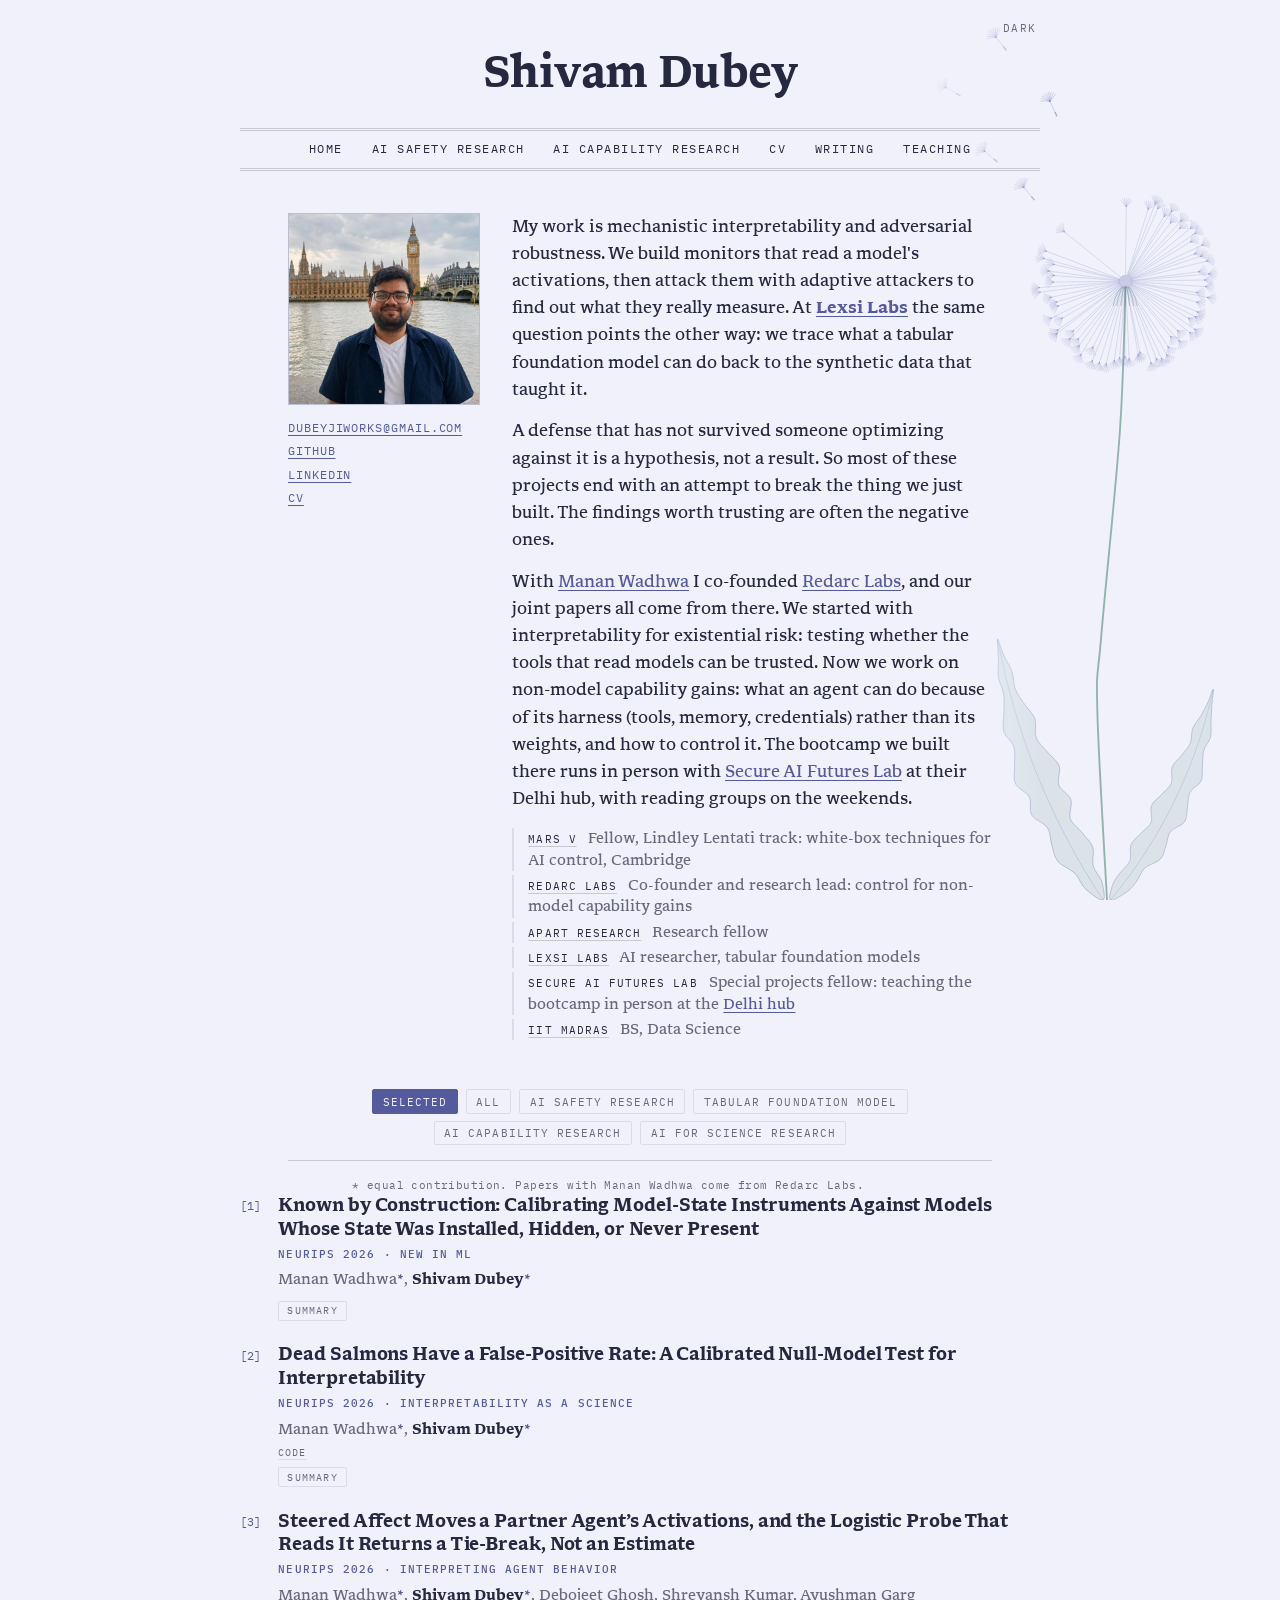
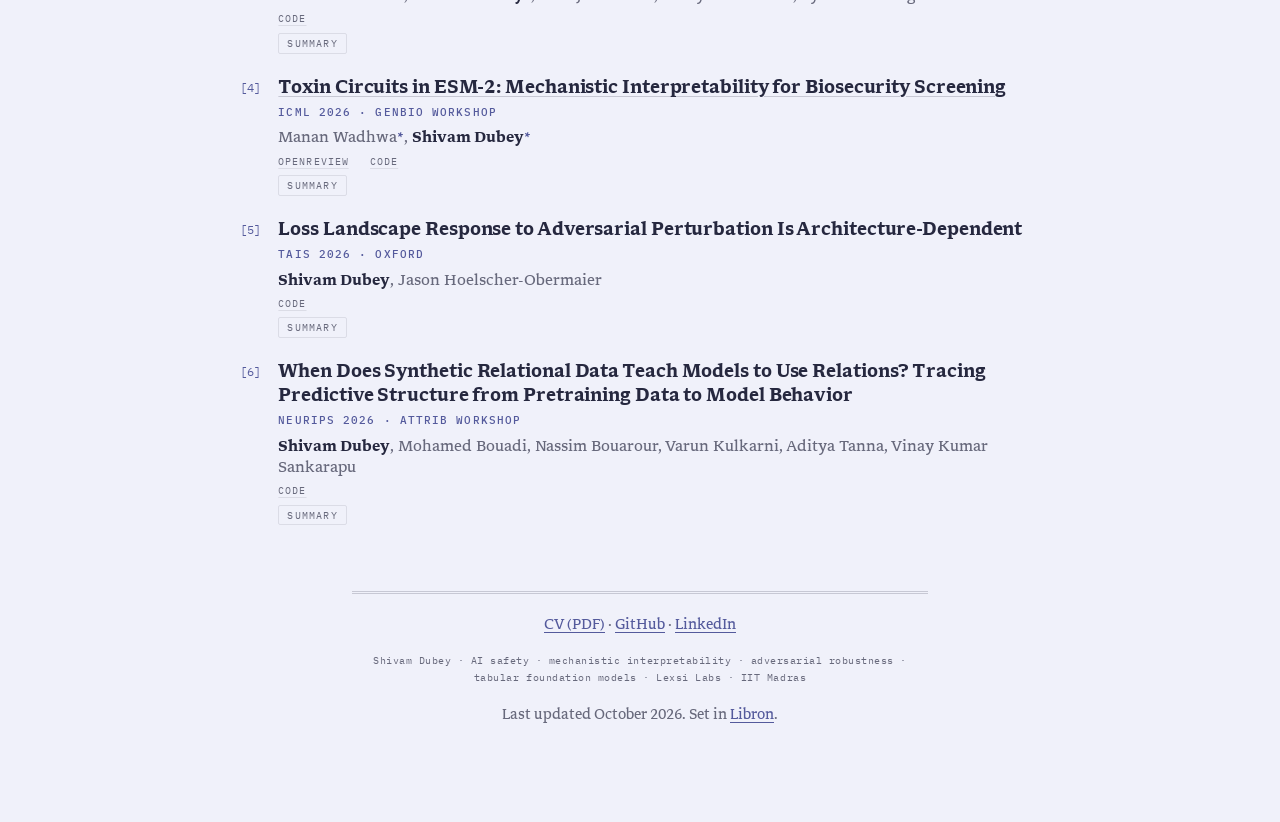
<file: index.html>
<!DOCTYPE html>
<html lang="en">
<head>
<meta charset="UTF-8">
<meta name="viewport" content="width=device-width, initial-scale=1.0">

<title>Shivam Dubey</title>
<meta name="description" content="Shivam Dubey - AI researcher at Lexsi Labs. Mechanistic interpretability, adversarial robustness, tabular foundation models.">
<meta name="author" content="Shivam Dubey">

<meta property="og:type" content="website">
<meta property="og:title" content="Shivam Dubey">
<meta property="og:url" content="https://punctualprocrastinator.github.io/">
<meta property="og:image" content="https://punctualprocrastinator.github.io/og.png">
<meta name="twitter:card" content="summary_large_image">

<link rel="canonical" href="https://punctualprocrastinator.github.io/">
<link rel="icon" href="favicon.svg" type="image/svg+xml">
<link rel="preload" href="fonts/Libron-Regular.woff2" as="font" type="font/woff2" crossorigin>
<link rel="stylesheet" href="main.css?v=26">
<!-- Applies a stored theme override before first paint, so there is no flash. -->
<script>try{var t=localStorage.getItem("theme");
if(t==="dark"||t==="light")document.documentElement.setAttribute("data-theme",t);}catch(e){}</script>
<script src="app.js?v=26" defer></script>
<!-- Visitor counts: GoatCounter, no cookies. Dashboard at punctualprocrastinator.goatcounter.com -->
<script data-goatcounter="https://punctualprocrastinator.goatcounter.com/count" async src="https://gc.zgo.at/count.js"></script>
</head>

<body data-art="home">
<a class="skip" href="#main">Skip to content</a>
<div class="wrap">

<header id="masthead">
    <button id="theme-toggle" type="button" aria-live="polite">Dark</button>
    <h1><a href="index.html">Shivam Dubey</a></h1>
</header>
<nav id="sitenav" aria-label="Main">
    <ul>
        <li><a href="index.html" aria-current="page">Home</a></li>
        <li><a href="safety.html">AI Safety<span class="nav-long"> Research</span></a></li>
        <li><a href="capability.html">AI Capability<span class="nav-long"> Research</span></a></li>
        <li><a href="resume.html">CV</a></li>
        <li><a href="writing.html">Writing</a></li>
        <li><a href="teaching.html">Teaching</a></li>
    </ul>
</nav>
<div class="artwork" aria-hidden="true">
<svg viewBox="0 0 420 960" xmlns="http://www.w3.org/2000/svg" preserveAspectRatio="xMidYMid slice" role="img" aria-label="A dandelion, swaying, its seeds letting go">
<g class="sway" style="--ox:228;--oy:960;--amp:0.7;--dur:5.5s;--delay:-2s"><path d="M 226.0 960.0 C 223.0 961.2, 211.7 952.3, 206.8 947.6 C 201.8 942.8, 201.0 936.4, 196.2 931.6 C 191.3 926.8, 182.0 923.9, 177.9 918.8 C 173.7 913.7, 173.2 907.2, 171.4 901.2 C 169.5 895.2, 170.3 888.1, 166.7 882.8 C 163.2 877.5, 153.2 874.8, 150.0 869.4 C 146.8 863.9, 150.3 855.8, 147.4 850.2 C 144.5 844.6, 135.3 841.6, 132.7 835.9 C 130.0 830.3, 132.0 822.7, 131.7 816.1 C 131.4 809.5, 132.8 802.2, 130.9 796.2 C 129.0 790.2, 121.9 786.4, 120.1 780.3 C 118.4 774.3, 120.3 766.8, 120.3 760.0 C 120.3 753.3, 121.0 746.3, 120.0 739.9 C 119.0 733.6, 115.3 728.4, 114.4 722.0 C 113.5 715.6, 114.6 708.4, 114.5 701.7 C 114.4 695.0, 112.7 682.2, 113.6 681.8 C 114.6 681.5, 117.7 693.7, 120.3 699.4 C 122.8 705.1, 126.8 710.2, 128.8 716.2 C 130.8 722.1, 130.2 729.1, 132.4 734.9 C 134.7 740.8, 138.8 745.8, 142.3 751.2 C 145.8 756.5, 151.4 761.0, 153.4 766.9 C 155.5 772.8, 152.4 780.8, 154.6 786.6 C 156.7 792.5, 162.4 796.9, 166.5 802.0 C 170.6 807.1, 177.1 811.2, 179.2 817.1 C 181.2 823.1, 176.8 831.6, 178.9 837.5 C 181.0 843.4, 189.6 846.6, 191.6 852.6 C 193.7 858.5, 189.2 867.0, 191.1 873.0 C 193.1 878.9, 199.6 883.0, 203.6 888.2 C 207.6 893.3, 213.1 897.8, 215.1 903.8 C 217.0 909.7, 214.0 917.7, 215.6 923.8 C 217.2 929.9, 222.9 934.3, 224.7 940.3 C 226.4 946.4, 229.0 958.8, 226.0 960.0 Z" fill="var(--art-leaf)" fill-opacity="0.16" stroke="var(--art-a)" stroke-width="0.8" stroke-opacity="0.45" stroke-linejoin="round"/><path d="M 226.0 960.0 C 224.3 957.3, 219.1 949.3, 215.7 943.9 C 212.4 938.5, 209.1 933.1, 205.9 927.7 C 202.7 922.2, 199.5 916.8, 196.5 911.3 C 193.4 905.8, 190.4 900.2, 187.5 894.7 C 184.6 889.1, 181.7 883.5, 178.9 877.9 C 176.2 872.3, 173.4 866.6, 170.8 861.0 C 168.2 855.3, 165.6 849.6, 163.1 843.8 C 160.7 838.1, 158.2 832.3, 155.9 826.5 C 153.6 820.7, 151.3 814.9, 149.1 809.1 C 146.9 803.2, 144.8 797.3, 142.7 791.4 C 140.7 785.5, 138.7 779.6, 136.8 773.6 C 134.9 767.6, 133.0 761.6, 131.3 755.6 C 129.5 749.6, 127.8 743.5, 126.2 737.4 C 124.6 731.3, 123.1 725.2, 121.6 719.1 C 120.1 712.9, 118.7 706.8, 117.4 700.5 C 116.1 694.3, 114.2 685.0, 113.6 681.8" fill="none" stroke="var(--art-a)" stroke-width="0.6" stroke-linecap="round" stroke-linejoin="round" opacity="0.36000000000000004"/><path d="M 234.0 960.0 C 231.4 958.8, 234.6 948.7, 236.3 943.8 C 238.1 938.8, 241.6 934.7, 244.7 930.5 C 247.8 926.2, 253.0 922.9, 254.8 918.0 C 256.7 913.1, 253.8 905.9, 255.8 901.1 C 257.7 896.2, 262.9 893.0, 266.5 888.9 C 270.1 884.9, 275.6 881.8, 277.5 876.9 C 279.3 872.0, 275.7 864.5, 277.6 859.6 C 279.4 854.7, 284.9 851.5, 288.5 847.5 C 292.0 843.4, 297.1 840.1, 299.0 835.2 C 300.8 830.3, 297.9 823.1, 299.7 818.2 C 301.5 813.3, 306.6 810.0, 309.8 805.7 C 313.0 801.5, 317.0 797.7, 319.0 792.9 C 321.0 788.0, 319.9 781.7, 321.8 776.8 C 323.7 771.9, 327.7 768.1, 330.3 763.6 C 333.0 759.1, 335.5 754.5, 337.7 749.8 C 339.9 745.1, 342.8 734.9, 343.6 735.3 C 344.3 735.7, 342.5 746.4, 342.1 752.0 C 341.7 757.6, 341.5 763.2, 341.2 768.9 C 341.0 774.6, 342.0 780.9, 340.7 786.1 C 339.5 791.2, 335.0 794.9, 333.6 800.0 C 332.2 805.1, 332.6 811.1, 332.1 816.6 C 331.6 822.1, 332.7 828.5, 330.5 833.2 C 328.3 838.0, 321.3 840.3, 318.9 844.9 C 316.5 849.6, 317.1 855.7, 316.1 861.0 C 315.1 866.3, 315.9 872.4, 312.9 876.8 C 309.8 881.1, 301.3 882.7, 298.0 886.9 C 294.7 891.1, 295.0 897.0, 293.2 901.9 C 291.4 906.9, 291.0 912.5, 287.2 916.4 C 283.5 920.4, 274.8 922.0, 270.7 925.7 C 266.6 929.5, 265.7 934.9, 262.5 939.1 C 259.3 943.4, 256.4 947.8, 251.7 951.2 C 246.9 954.7, 236.6 961.2, 234.0 960.0 Z" fill="var(--art-leaf)" fill-opacity="0.16" stroke="var(--art-a)" stroke-width="0.8" stroke-opacity="0.4" stroke-linejoin="round"/><path d="M 234.0 960.0 C 235.7 957.9, 240.7 951.7, 244.0 947.5 C 247.3 943.3, 250.5 939.1, 253.6 934.8 C 256.7 930.5, 259.8 926.2, 262.8 921.9 C 265.7 917.5, 268.7 913.2, 271.5 908.8 C 274.4 904.3, 277.1 899.9, 279.8 895.4 C 282.5 891.0, 285.2 886.4, 287.7 881.9 C 290.3 877.4, 292.8 872.8, 295.2 868.2 C 297.6 863.6, 300.0 858.9, 302.3 854.2 C 304.6 849.5, 306.8 844.8, 308.9 840.1 C 311.1 835.3, 313.1 830.5, 315.1 825.7 C 317.1 820.9, 319.1 816.1, 320.9 811.2 C 322.8 806.3, 324.6 801.4, 326.3 796.4 C 328.0 791.5, 329.7 786.5, 331.3 781.4 C 332.8 776.4, 334.4 771.4, 335.8 766.3 C 337.2 761.2, 338.6 756.0, 339.9 750.9 C 341.2 745.7, 343.0 737.9, 343.6 735.3" fill="none" stroke="var(--art-a)" stroke-width="0.6" stroke-linecap="round" stroke-linejoin="round" opacity="0.32000000000000006"/></g>
<g class="sway" style="--ox:232;--oy:990;--amp:1.3;--dur:7s;--delay:0s"><path d="M 250.0 306.0 C 249.0 331.7, 248.3 397.7, 244.0 460.0 C 239.7 522.3, 228.0 630.0, 224.0 680.0 C 220.0 730.0, 218.7 708.3, 220.0 760.0 C 221.3 811.7, 230.0 951.7, 232.0 990.0" fill="none" stroke="var(--art-leaf)" stroke-width="2.0" stroke-linecap="round" stroke-linejoin="round" opacity="0.7"/><path d="M253.4 306.0q5.7 4 9.2 20" fill="none" stroke="var(--art-leaf)" stroke-width="0.9" stroke-linecap="round" stroke-linejoin="round" opacity="0.55"/><path d="M252.3 306.0q3.9 4 6.3 20" fill="none" stroke="var(--art-leaf)" stroke-width="0.9" stroke-linecap="round" stroke-linejoin="round" opacity="0.55"/><path d="M251.1 306.0q1.9 4 3.1 20" fill="none" stroke="var(--art-leaf)" stroke-width="0.9" stroke-linecap="round" stroke-linejoin="round" opacity="0.55"/><path d="M249.9 306.0q-0.2 4 -0.3 20" fill="none" stroke="var(--art-leaf)" stroke-width="0.9" stroke-linecap="round" stroke-linejoin="round" opacity="0.55"/><path d="M248.7 306.0q-2.2 4 -3.6 20" fill="none" stroke="var(--art-leaf)" stroke-width="0.9" stroke-linecap="round" stroke-linejoin="round" opacity="0.55"/><path d="M247.5 306.0q-4.2 4 -6.8 20" fill="none" stroke="var(--art-leaf)" stroke-width="0.9" stroke-linecap="round" stroke-linejoin="round" opacity="0.55"/><path d="M246.4 306.0q-6.0 4 -9.6 20" fill="none" stroke="var(--art-leaf)" stroke-width="0.9" stroke-linecap="round" stroke-linejoin="round" opacity="0.55"/><path d="M257.0 299.9L334.4 298.7M257.0 300.5L335.2 305.7M256.9 301.1L325.6 312.0M256.9 301.4L337.6 317.3M256.7 302.0L326.1 322.3M256.4 302.8L326.5 332.7M256.2 303.2L324.3 337.7M256.0 303.6L317.2 339.5M255.8 304.0L323.8 351.2M255.5 304.4L318.5 354.8M255.1 304.8L305.5 352.6M254.7 305.2L307.0 363.4M254.4 305.4L298.1 358.8M253.8 305.9L295.4 369.8M253.4 306.1L294.0 378.5M253.0 306.3L288.3 382.2M252.6 306.5L282.9 382.4M252.1 306.7L277.1 386.8M251.4 306.9L265.4 375.5M251.2 306.9L263.5 377.9M250.3 307.0L253.9 382.6M249.9 307.0L249.4 380.4M249.5 307.0L243.8 381.6M249.0 306.9L238.1 384.3M248.4 306.8L229.4 388.0M247.9 306.7L222.3 386.5M247.3 306.5L214.6 384.8M246.9 306.3L215.4 370.1M246.4 306.0L202.6 378.2M245.9 305.7L200.5 368.9M245.6 305.4L200.0 361.1M245.1 305.0L191.0 361.1M244.9 304.8L194.6 352.7M244.4 304.2L177.0 355.7M244.3 304.1L178.0 351.8M244.0 303.5L182.7 339.3M243.7 303.1L171.0 339.2M243.4 302.4L178.5 326.2M243.3 302.0L177.0 322.0M243.2 301.5L170.9 317.0M243.1 300.9L159.1 311.6M243.0 300.5L158.3 306.8M243.0 300.1L173.3 300.9M243.0 299.4L174.3 293.9M243.1 299.1L168.5 289.2M243.2 298.4L174.0 282.1M243.3 298.1L163.5 275.9M243.5 297.5L165.6 268.0M244.6 295.6L184.8 247.3M250.1 293.0L250.8 220.4M252.1 293.3L274.1 223.3M252.5 293.5L281.6 217.6M252.9 293.6L284.6 222.5M253.6 294.0L291.3 230.8M253.8 294.2L298.8 225.8M254.3 294.5L298.0 237.8M254.7 294.9L308.9 236.0M255.0 295.1L307.9 243.7M255.4 295.6L319.2 243.7M255.8 296.0L323.9 249.2M256.0 296.4L319.3 258.1M256.3 297.0L331.5 261.6M256.5 297.4L323.6 270.9M256.6 297.8L329.9 273.4M256.8 298.3L336.2 278.6M256.9 299.1L327.8 289.9M257.0 299.4L338.5 292.2" fill="none" stroke="var(--art-a)" stroke-width="0.45" stroke-linecap="round" stroke-linejoin="round" opacity="0.42"/><path d="M334.4 298.7l6.5 -6.2M334.4 298.7l7.8 -4.4M334.4 298.7l8.7 -2.4M334.4 298.7l9.0 -0.1M334.4 298.7l8.8 2.1M334.4 298.7l8.0 4.2M334.4 298.7l6.7 6.0M335.2 305.7l7.0 -5.7M335.2 305.7l8.2 -3.8M335.2 305.7l8.8 -1.6M335.2 305.7l9.0 0.6M335.2 305.7l8.6 2.8M335.2 305.7l7.6 4.8M335.2 305.7l6.2 6.6M325.6 312.0l7.5 -5.0M325.6 312.0l8.5 -3.0M325.6 312.0l9.0 -0.8M325.6 312.0l8.9 1.4M325.6 312.0l8.3 3.6M325.6 312.0l7.1 5.5M325.6 312.0l5.5 7.1M337.6 317.3l7.7 -4.7M337.6 317.3l8.6 -2.7M337.6 317.3l9.0 -0.5M337.6 317.3l8.8 1.7M337.6 317.3l8.1 3.9M337.6 317.3l6.9 5.8M337.6 317.3l5.3 7.3M326.1 322.3l8.0 -4.0M326.1 322.3l8.8 -1.9M326.1 322.3l9.0 0.3M326.1 322.3l8.6 2.5M326.1 322.3l7.7 4.6M326.1 322.3l6.4 6.4M326.1 322.3l4.6 7.7M326.5 332.7l8.5 -3.1M326.5 332.7l9.0 -0.9M326.5 332.7l8.9 1.4M326.5 332.7l8.3 3.5M326.5 332.7l7.1 5.5M326.5 332.7l5.6 7.1M326.5 332.7l3.6 8.2M324.3 337.7l8.6 -2.5M324.3 337.7l9.0 -0.3M324.3 337.7l8.8 2.0M324.3 337.7l8.0 4.1M324.3 337.7l6.8 5.9M324.3 337.7l5.1 7.4M324.3 337.7l3.1 8.4M317.2 339.5l8.8 -1.9M317.2 339.5l9.0 0.3M317.2 339.5l8.6 2.5M317.2 339.5l7.8 4.6M317.2 339.5l6.4 6.3M317.2 339.5l4.6 7.7M317.2 339.5l2.6 8.6M323.8 351.2l8.9 -1.3M323.8 351.2l8.9 1.0M323.8 351.2l8.4 3.1M323.8 351.2l7.4 5.1M323.8 351.2l5.9 6.8M323.8 351.2l4.0 8.0M323.8 351.2l1.9 8.8M318.5 354.8l9.0 -0.7M318.5 354.8l8.9 1.6M318.5 354.8l8.2 3.7M318.5 354.8l7.0 5.6M318.5 354.8l5.4 7.2M318.5 354.8l3.5 8.3M318.5 354.8l1.3 8.9M305.5 352.6l9.0 0.1M305.5 352.6l8.7 2.3M305.5 352.6l7.9 4.4M305.5 352.6l6.5 6.2M305.5 352.6l4.8 7.6M305.5 352.6l2.8 8.6M305.5 352.6l0.6 9.0M307.0 363.4l9.0 0.8M307.0 363.4l8.5 3.0M307.0 363.4l7.5 5.0M307.0 363.4l6.0 6.7M307.0 363.4l4.2 8.0M307.0 363.4l2.1 8.8M307.0 363.4l-0.2 9.0M298.1 358.8l8.9 1.2M298.1 358.8l8.3 3.4M298.1 358.8l7.2 5.3M298.1 358.8l5.7 7.0M298.1 358.8l3.8 8.2M298.1 358.8l1.7 8.8M298.1 358.8l-0.6 9.0M295.4 369.8l8.7 2.2M295.4 369.8l7.9 4.3M295.4 369.8l6.6 6.1M295.4 369.8l4.9 7.5M295.4 369.8l2.9 8.5M295.4 369.8l0.7 9.0M295.4 369.8l-1.6 8.9M294.0 378.5l8.6 2.7M294.0 378.5l7.6 4.8M294.0 378.5l6.2 6.5M294.0 378.5l4.4 7.9M294.0 378.5l2.3 8.7M294.0 378.5l0.1 9.0M294.0 378.5l-2.1 8.7M288.3 382.2l8.3 3.4M288.3 382.2l7.2 5.3M288.3 382.2l5.7 7.0M288.3 382.2l3.8 8.2M288.3 382.2l1.7 8.8M288.3 382.2l-0.6 9.0M288.3 382.2l-2.8 8.6M282.9 382.4l8.1 3.8M282.9 382.4l6.9 5.7M282.9 382.4l5.3 7.3M282.9 382.4l3.3 8.4M282.9 382.4l1.2 8.9M282.9 382.4l-1.1 8.9M282.9 382.4l-3.3 8.4M277.1 386.8l7.8 4.5M277.1 386.8l6.5 6.3M277.1 386.8l4.7 7.7M277.1 386.8l2.7 8.6M277.1 386.8l0.5 9.0M277.1 386.8l-1.8 8.8M277.1 386.8l-3.9 8.1M265.4 375.5l7.3 5.2M265.4 375.5l5.8 6.9M265.4 375.5l3.9 8.1M265.4 375.5l1.8 8.8M265.4 375.5l-0.4 9.0M265.4 375.5l-2.6 8.6M265.4 375.5l-4.7 7.7M263.5 377.9l7.2 5.4M263.5 377.9l5.6 7.0M263.5 377.9l3.7 8.2M263.5 377.9l1.5 8.9M263.5 377.9l-0.7 9.0M263.5 377.9l-2.9 8.5M263.5 377.9l-4.9 7.5M253.9 382.6l6.4 6.3M253.9 382.6l4.7 7.7M253.9 382.6l2.6 8.6M253.9 382.6l0.4 9.0M253.9 382.6l-1.8 8.8M253.9 382.6l-3.9 8.1M253.9 382.6l-5.8 6.9M249.4 380.4l6.1 6.6M249.4 380.4l4.3 7.9M249.4 380.4l2.2 8.7M249.4 380.4l-0.1 9.0M249.4 380.4l-2.3 8.7M249.4 380.4l-4.4 7.9M249.4 380.4l-6.2 6.5M243.8 381.6l5.6 7.0M243.8 381.6l3.7 8.2M243.8 381.6l1.6 8.9M243.8 381.6l-0.7 9.0M243.8 381.6l-2.9 8.5M243.8 381.6l-4.9 7.6M243.8 381.6l-6.6 6.1M238.1 384.3l5.2 7.4M238.1 384.3l3.2 8.4M238.1 384.3l1.0 8.9M238.1 384.3l-1.3 8.9M238.1 384.3l-3.4 8.3M238.1 384.3l-5.4 7.2M238.1 384.3l-7.0 5.7M229.4 388.0l4.5 7.8M229.4 388.0l2.4 8.7M229.4 388.0l0.2 9.0M229.4 388.0l-2.0 8.8M229.4 388.0l-4.2 8.0M229.4 388.0l-6.0 6.7M229.4 388.0l-7.5 5.0M222.3 386.5l3.8 8.1M222.3 386.5l1.7 8.8M222.3 386.5l-0.5 9.0M222.3 386.5l-2.7 8.6M222.3 386.5l-4.8 7.6M222.3 386.5l-6.5 6.2M222.3 386.5l-7.9 4.4M214.6 384.8l3.1 8.4M214.6 384.8l0.9 9.0M214.6 384.8l-1.3 8.9M214.6 384.8l-3.5 8.3M214.6 384.8l-5.4 7.2M214.6 384.8l-7.0 5.6M214.6 384.8l-8.2 3.7M215.4 370.1l2.6 8.6M215.4 370.1l0.4 9.0M215.4 370.1l-1.9 8.8M215.4 370.1l-4.0 8.1M215.4 370.1l-5.9 6.8M215.4 370.1l-7.4 5.2M215.4 370.1l-8.4 3.2M202.6 378.2l1.8 8.8M202.6 378.2l-0.4 9.0M202.6 378.2l-2.6 8.6M202.6 378.2l-4.7 7.7M202.6 378.2l-6.4 6.3M202.6 378.2l-7.8 4.5M202.6 378.2l-8.7 2.4M200.5 368.9l1.1 8.9M200.5 368.9l-1.1 8.9M200.5 368.9l-3.3 8.4M200.5 368.9l-5.2 7.3M200.5 368.9l-6.9 5.8M200.5 368.9l-8.1 3.9M200.5 368.9l-8.8 1.8M200.0 361.1l0.6 9.0M200.0 361.1l-1.7 8.8M200.0 361.1l-3.8 8.2M200.0 361.1l-5.7 7.0M200.0 361.1l-7.2 5.3M200.0 361.1l-8.3 3.4M200.0 361.1l-8.9 1.2M191.0 361.1l-0.2 9.0M191.0 361.1l-2.4 8.7M191.0 361.1l-4.5 7.8M191.0 361.1l-6.3 6.5M191.0 361.1l-7.7 4.7M191.0 361.1l-8.6 2.7M191.0 361.1l-9.0 0.5M194.6 352.7l-0.5 9.0M194.6 352.7l-2.7 8.6M194.6 352.7l-4.8 7.6M194.6 352.7l-6.5 6.2M194.6 352.7l-7.9 4.4M194.6 352.7l-8.7 2.3M194.6 352.7l-9.0 0.1M177.0 355.7l-1.5 8.9M177.0 355.7l-3.7 8.2M177.0 355.7l-5.6 7.1M177.0 355.7l-7.2 5.5M177.0 355.7l-8.3 3.5M177.0 355.7l-8.9 1.4M177.0 355.7l-9.0 -0.9M178.0 351.8l-1.8 8.8M178.0 351.8l-3.9 8.1M178.0 351.8l-5.8 6.9M178.0 351.8l-7.3 5.3M178.0 351.8l-8.4 3.3M178.0 351.8l-8.9 1.1M178.0 351.8l-8.9 -1.1M182.7 339.3l-2.6 8.6M182.7 339.3l-4.6 7.7M182.7 339.3l-6.4 6.3M182.7 339.3l-7.8 4.5M182.7 339.3l-8.7 2.5M182.7 339.3l-9.0 0.3M182.7 339.3l-8.8 -2.0M171.0 339.2l-3.2 8.4M171.0 339.2l-5.2 7.4M171.0 339.2l-6.8 5.9M171.0 339.2l-8.1 4.0M171.0 339.2l-8.8 1.9M171.0 339.2l-9.0 -0.3M171.0 339.2l-8.6 -2.6M178.5 326.2l-4.1 8.0M178.5 326.2l-5.9 6.8M178.5 326.2l-7.4 5.1M178.5 326.2l-8.4 3.1M178.5 326.2l-9.0 0.9M178.5 326.2l-8.9 -1.3M178.5 326.2l-8.3 -3.5M177.0 322.0l-4.5 7.8M177.0 322.0l-6.3 6.4M177.0 322.0l-7.7 4.6M177.0 322.0l-8.6 2.6M177.0 322.0l-9.0 0.4M177.0 322.0l-8.8 -1.9M177.0 322.0l-8.1 -4.0M170.9 317.0l-5.2 7.4M170.9 317.0l-6.8 5.9M170.9 317.0l-8.1 4.0M170.9 317.0l-8.8 1.9M170.9 317.0l-9.0 -0.3M170.9 317.0l-8.6 -2.6M170.9 317.0l-7.7 -4.6M159.1 311.6l-5.8 6.9M159.1 311.6l-7.3 5.3M159.1 311.6l-8.4 3.3M159.1 311.6l-8.9 1.1M159.1 311.6l-8.9 -1.1M159.1 311.6l-8.4 -3.3M159.1 311.6l-7.3 -5.3M158.3 306.8l-6.1 6.6M158.3 306.8l-7.6 4.9M158.3 306.8l-8.5 2.9M158.3 306.8l-9.0 0.7M158.3 306.8l-8.9 -1.6M158.3 306.8l-8.2 -3.7M158.3 306.8l-7.0 -5.6M173.3 300.9l-6.5 6.2M173.3 300.9l-7.8 4.4M173.3 300.9l-8.7 2.3M173.3 300.9l-9.0 0.1M173.3 300.9l-8.7 -2.1M173.3 300.9l-7.9 -4.2M173.3 300.9l-6.7 -6.1M174.3 293.9l-7.1 5.6M174.3 293.9l-8.2 3.7M174.3 293.9l-8.9 1.5M174.3 293.9l-9.0 -0.7M174.3 293.9l-8.5 -2.9M174.3 293.9l-7.5 -4.9M174.3 293.9l-6.1 -6.6M168.5 289.2l-7.3 5.2M168.5 289.2l-8.4 3.2M168.5 289.2l-8.9 1.1M168.5 289.2l-8.9 -1.2M168.5 289.2l-8.4 -3.4M168.5 289.2l-7.3 -5.3M168.5 289.2l-5.7 -6.9M174.0 282.1l-7.8 4.5M174.0 282.1l-8.7 2.4M174.0 282.1l-9.0 0.2M174.0 282.1l-8.8 -2.1M174.0 282.1l-8.0 -4.2M174.0 282.1l-6.7 -6.0M174.0 282.1l-5.0 -7.5M163.5 275.9l-8.0 4.1M163.5 275.9l-8.8 2.0M163.5 275.9l-9.0 -0.2M163.5 275.9l-8.7 -2.4M163.5 275.9l-7.8 -4.5M163.5 275.9l-6.5 -6.3M163.5 275.9l-4.7 -7.7M165.6 268.0l-8.3 3.4M165.6 268.0l-8.9 1.2M165.6 268.0l-8.9 -1.0M165.6 268.0l-8.4 -3.2M165.6 268.0l-7.4 -5.2M165.6 268.0l-5.9 -6.8M165.6 268.0l-4.0 -8.1M184.8 247.3l-9.0 0.6M184.8 247.3l-8.9 -1.6M184.8 247.3l-8.2 -3.8M184.8 247.3l-7.0 -5.7M184.8 247.3l-5.4 -7.2M184.8 247.3l-3.4 -8.3M184.8 247.3l-1.3 -8.9M250.8 220.4l-6.1 -6.6M250.8 220.4l-4.2 -7.9M250.8 220.4l-2.1 -8.7M250.8 220.4l0.1 -9.0M250.8 220.4l2.3 -8.7M250.8 220.4l4.4 -7.9M250.8 220.4l6.2 -6.5M274.1 223.3l-3.9 -8.1M274.1 223.3l-1.7 -8.8M274.1 223.3l0.5 -9.0M274.1 223.3l2.7 -8.6M274.1 223.3l4.7 -7.6M274.1 223.3l6.5 -6.2M274.1 223.3l7.8 -4.4M281.6 217.6l-3.4 -8.3M281.6 217.6l-1.2 -8.9M281.6 217.6l1.0 -8.9M281.6 217.6l3.2 -8.4M281.6 217.6l5.2 -7.3M281.6 217.6l6.9 -5.8M281.6 217.6l8.1 -3.9M284.6 222.5l-2.9 -8.5M284.6 222.5l-0.7 -9.0M284.6 222.5l1.5 -8.9M284.6 222.5l3.7 -8.2M284.6 222.5l5.6 -7.1M284.6 222.5l7.2 -5.4M284.6 222.5l8.3 -3.5M291.3 230.8l-1.9 -8.8M291.3 230.8l0.3 -9.0M291.3 230.8l2.6 -8.6M291.3 230.8l4.6 -7.7M291.3 230.8l6.4 -6.3M291.3 230.8l7.8 -4.6M291.3 230.8l8.6 -2.5M298.8 225.8l-1.5 -8.9M298.8 225.8l0.7 -9.0M298.8 225.8l2.9 -8.5M298.8 225.8l4.9 -7.5M298.8 225.8l6.7 -6.1M298.8 225.8l7.9 -4.2M298.8 225.8l8.7 -2.1M298.0 237.8l-0.8 -9.0M298.0 237.8l1.4 -8.9M298.0 237.8l3.6 -8.3M298.0 237.8l5.5 -7.1M298.0 237.8l7.1 -5.5M298.0 237.8l8.2 -3.6M298.0 237.8l8.9 -1.5M308.9 236.0l-0.1 -9.0M308.9 236.0l2.2 -8.7M308.9 236.0l4.3 -7.9M308.9 236.0l6.1 -6.6M308.9 236.0l7.5 -4.9M308.9 236.0l8.5 -2.9M308.9 236.0l9.0 -0.7M307.9 243.7l0.4 -9.0M307.9 243.7l2.7 -8.6M307.9 243.7l4.7 -7.7M307.9 243.7l6.4 -6.3M307.9 243.7l7.8 -4.5M307.9 243.7l8.7 -2.4M307.9 243.7l9.0 -0.2M319.2 243.7l1.2 -8.9M319.2 243.7l3.4 -8.3M319.2 243.7l5.4 -7.2M319.2 243.7l7.0 -5.7M319.2 243.7l8.2 -3.8M319.2 243.7l8.8 -1.6M319.2 243.7l9.0 0.6M323.9 249.2l2.0 -8.8M323.9 249.2l4.1 -8.0M323.9 249.2l5.9 -6.8M323.9 249.2l7.4 -5.1M323.9 249.2l8.4 -3.1M323.9 249.2l9.0 -0.9M323.9 249.2l8.9 1.3M319.3 258.1l2.5 -8.7M319.3 258.1l4.5 -7.8M319.3 258.1l6.3 -6.4M319.3 258.1l7.7 -4.7M319.3 258.1l8.6 -2.6M319.3 258.1l9.0 -0.4M319.3 258.1l8.8 1.8M331.5 261.6l3.3 -8.4M331.5 261.6l5.3 -7.3M331.5 261.6l6.9 -5.7M331.5 261.6l8.1 -3.8M331.5 261.6l8.8 -1.7M331.5 261.6l9.0 0.5M331.5 261.6l8.6 2.7M323.6 270.9l3.9 -8.1M323.6 270.9l5.8 -6.9M323.6 270.9l7.3 -5.3M323.6 270.9l8.4 -3.3M323.6 270.9l8.9 -1.1M323.6 270.9l8.9 1.1M323.6 270.9l8.4 3.3M329.9 273.4l4.3 -7.9M329.9 273.4l6.1 -6.6M329.9 273.4l7.6 -4.9M329.9 273.4l8.5 -2.8M329.9 273.4l9.0 -0.6M329.9 273.4l8.9 1.6M329.9 273.4l8.2 3.7M336.2 278.6l4.9 -7.5M336.2 278.6l6.6 -6.1M336.2 278.6l7.9 -4.3M336.2 278.6l8.7 -2.2M336.2 278.6l9.0 0.1M336.2 278.6l8.7 2.3M336.2 278.6l7.9 4.4M327.8 289.9l5.7 -6.9M327.8 289.9l7.3 -5.3M327.8 289.9l8.4 -3.3M327.8 289.9l8.9 -1.2M327.8 289.9l8.9 1.1M327.8 289.9l8.4 3.3M327.8 289.9l7.3 5.2M338.5 292.2l6.0 -6.7M338.5 292.2l7.5 -5.0M338.5 292.2l8.5 -3.0M338.5 292.2l9.0 -0.8M338.5 292.2l8.9 1.5M338.5 292.2l8.2 3.6M338.5 292.2l7.1 5.5" fill="none" stroke="var(--art-a)" stroke-width="0.4" stroke-linecap="round" stroke-linejoin="round" opacity="0.4"/><circle cx="250" cy="300" r="7" fill="var(--art-a)" opacity="0.28"/></g>
<g class="drift" style="--dx:-60;--dy:-140;--dr:-20"><path d="M150.0 210.0L141.6 200.0M141.6 200.0Q136.8 200.2 131.9 202.3M141.6 200.0Q136.6 198.8 131.7 199.6M141.6 200.0Q136.9 197.5 132.2 196.9M141.6 200.0Q137.5 196.2 133.4 194.4M141.6 200.0Q138.4 195.2 135.2 192.4M141.6 200.0Q139.6 194.5 137.5 190.9M141.6 200.0Q140.9 194.1 140.2 190.2M141.6 200.0Q142.3 194.1 142.9 190.1M141.6 200.0Q143.6 194.4 145.6 190.8" fill="none" stroke="var(--art-a)" stroke-width="0.5" stroke-linecap="round" stroke-linejoin="round" opacity="0.5"/><path d="M150.0 210.0L152.6 213.1" fill="none" stroke="var(--art-a)" stroke-width="1.6" stroke-linecap="round" stroke-linejoin="round" opacity="0.45"/></g>
<g class="drift" style="--dx:-82;--dy:-170;--dr:-26"><path d="M110.0 170.0L100.0 161.6M100.0 161.6Q95.4 162.6 90.8 165.6M100.0 161.6Q95.1 161.3 90.1 162.9M100.0 161.6Q95.1 159.9 90.2 160.2M100.0 161.6Q95.5 158.6 90.9 157.5M100.0 161.6Q96.2 157.4 92.4 155.2M100.0 161.6Q97.2 156.5 94.4 153.4M100.0 161.6Q98.5 155.9 96.9 152.2M100.0 161.6Q99.8 155.6 99.6 151.7M100.0 161.6Q101.2 155.8 102.3 151.9" fill="none" stroke="var(--art-a)" stroke-width="0.5" stroke-linecap="round" stroke-linejoin="round" opacity="0.5"/><path d="M110.0 170.0L113.1 172.6" fill="none" stroke="var(--art-a)" stroke-width="1.6" stroke-linecap="round" stroke-linejoin="round" opacity="0.45"/></g>
<g class="drift" style="--dx:-104;--dy:-200;--dr:-32"><path d="M175.0 120.0L169.5 108.2M169.5 108.2Q164.5 107.0 159.5 107.9M169.5 108.2Q164.7 105.7 160.0 105.2M169.5 108.2Q165.3 104.5 161.2 102.7M169.5 108.2Q166.2 103.4 163.0 100.6M169.5 108.2Q167.4 102.7 165.3 99.2M169.5 108.2Q168.7 102.3 167.9 98.3M169.5 108.2Q170.1 102.3 170.6 98.3M169.5 108.2Q171.4 102.6 173.3 99.0M169.5 108.2Q172.6 103.3 175.7 100.3" fill="none" stroke="var(--art-a)" stroke-width="0.5" stroke-linecap="round" stroke-linejoin="round" opacity="0.5"/><path d="M175.0 120.0L176.7 123.6" fill="none" stroke="var(--art-a)" stroke-width="1.6" stroke-linecap="round" stroke-linejoin="round" opacity="0.45"/></g>
<g class="drift" style="--dx:-126;--dy:-230;--dr:-38"><path d="M70.0 100.0L58.7 93.5M58.7 93.5Q54.5 95.2 50.4 99.0M58.7 93.5Q54.0 94.0 49.2 96.5M58.7 93.5Q53.7 92.6 48.7 93.8M58.7 93.5Q53.9 91.3 49.0 91.0M58.7 93.5Q54.4 90.0 50.1 88.5M58.7 93.5Q55.3 88.9 51.8 86.3M58.7 93.5Q56.4 88.1 54.0 84.7M58.7 93.5Q57.6 87.6 56.5 83.7M58.7 93.5Q59.0 87.5 59.3 83.5" fill="none" stroke="var(--art-a)" stroke-width="0.5" stroke-linecap="round" stroke-linejoin="round" opacity="0.5"/><path d="M70.0 100.0L73.5 102.0" fill="none" stroke="var(--art-a)" stroke-width="1.6" stroke-linecap="round" stroke-linejoin="round" opacity="0.45"/></g>
<g class="drift" style="--dx:-148;--dy:-260;--dr:-44"><path d="M120.0 50.0L112.0 39.8M112.0 39.8Q107.1 39.7 102.2 41.7M112.0 39.8Q107.0 38.3 102.0 38.9M112.0 39.8Q107.3 37.0 102.6 36.3M112.0 39.8Q108.0 35.8 103.9 33.8M112.0 39.8Q108.9 34.8 105.8 31.9M112.0 39.8Q110.1 34.1 108.2 30.5M112.0 39.8Q111.4 33.8 110.9 29.8M112.0 39.8Q112.8 33.8 113.6 29.9M112.0 39.8Q114.1 34.2 116.2 30.7" fill="none" stroke="var(--art-a)" stroke-width="0.5" stroke-linecap="round" stroke-linejoin="round" opacity="0.5"/><path d="M120.0 50.0L122.5 53.2" fill="none" stroke="var(--art-a)" stroke-width="1.6" stroke-linecap="round" stroke-linejoin="round" opacity="0.45"/></g>
<g class="float" style="--ox:225.5;--oy:219.0;--fx:-313;--fy:-433;--fr:-34;--dur:20.6s;--delay:0.0s;--op:0.6"><g class="bob" style="--bdur:3.0s"><path d="M225.5 219.0L221.7 206.6M221.7 206.6Q216.8 204.7 211.8 204.8M221.7 206.6Q217.2 203.4 212.7 202.2M221.7 206.6Q218.0 202.2 214.2 199.9M221.7 206.6Q219.0 201.3 216.3 198.1M221.7 206.6Q220.2 200.8 218.8 197.0M221.7 206.6Q221.6 200.6 221.5 196.6M221.7 206.6Q223.0 200.7 224.2 196.9M221.7 206.6Q224.2 201.2 226.8 197.9M221.7 206.6Q225.3 202.1 228.9 199.6" fill="none" stroke="var(--art-a)" stroke-width="0.5" stroke-linecap="round" stroke-linejoin="round" opacity="0.55"/><path d="M225.5 219.0L226.6 222.8" fill="none" stroke="var(--art-a)" stroke-width="1.6" stroke-linecap="round" stroke-linejoin="round" opacity="0.49500000000000005"/></g></g>
<g class="float" style="--ox:190.5;--oy:239.8;--fx:-275;--fy:-414;--fr:-28;--dur:17.4s;--delay:-2.2s;--op:0.6"><g class="bob" style="--bdur:3.1s"><path d="M190.5 239.8L181.4 230.6M181.4 230.6Q176.6 231.1 171.8 233.6M181.4 230.6Q176.4 229.7 171.4 230.9M181.4 230.6Q176.5 228.4 171.7 228.2M181.4 230.6Q177.0 227.1 172.7 225.6M181.4 230.6Q177.9 226.0 174.3 223.4M181.4 230.6Q178.9 225.2 176.5 221.8M181.4 230.6Q180.2 224.7 179.1 220.8M181.4 230.6Q181.6 224.6 181.8 220.6M181.4 230.6Q182.9 224.8 184.5 221.1" fill="none" stroke="var(--art-a)" stroke-width="0.5" stroke-linecap="round" stroke-linejoin="round" opacity="0.55"/><path d="M190.5 239.8L193.3 242.6" fill="none" stroke="var(--art-a)" stroke-width="1.6" stroke-linecap="round" stroke-linejoin="round" opacity="0.49500000000000005"/></g></g>
<g class="float" style="--ox:182.1;--oy:249.4;--fx:-215;--fy:-322;--fr:-50;--dur:15.0s;--delay:-3.8s;--op:0.6"><g class="bob" style="--bdur:3.7s"><path d="M182.1 249.4L171.7 241.6M171.7 241.6Q167.2 242.9 162.8 246.1M171.7 241.6Q166.8 241.6 161.9 243.5M171.7 241.6Q166.7 240.2 161.8 240.7M171.7 241.6Q167.0 238.9 162.4 238.1M171.7 241.6Q167.7 237.7 163.7 235.7M171.7 241.6Q168.7 236.7 165.6 233.7M171.7 241.6Q169.9 236.0 168.0 232.4M171.7 241.6Q171.2 235.7 170.7 231.7M171.7 241.6Q172.6 235.7 173.4 231.8" fill="none" stroke="var(--art-a)" stroke-width="0.5" stroke-linecap="round" stroke-linejoin="round" opacity="0.55"/><path d="M182.1 249.4L185.3 251.8" fill="none" stroke="var(--art-a)" stroke-width="1.6" stroke-linecap="round" stroke-linejoin="round" opacity="0.49500000000000005"/></g></g>
<g class="float" style="--ox:259.2;--oy:215.9;--fx:-233;--fy:-346;--fr:-40;--dur:21.5s;--delay:-8.1s;--op:0.6"><g class="bob" style="--bdur:2.9s"><path d="M259.2 215.9L260.7 202.9M260.7 202.9Q256.5 199.2 252.3 197.5M260.7 202.9Q257.4 198.2 254.1 195.4M260.7 202.9Q258.5 197.4 256.4 193.9M260.7 202.9Q259.8 197.0 259.0 193.1M260.7 202.9Q261.2 197.0 261.7 193.0M260.7 202.9Q262.5 197.3 264.4 193.7M260.7 202.9Q263.7 198.0 266.8 195.0M260.7 202.9Q264.7 199.0 268.7 197.0M260.7 202.9Q265.3 200.2 270.0 199.4" fill="none" stroke="var(--art-a)" stroke-width="0.5" stroke-linecap="round" stroke-linejoin="round" opacity="0.55"/><path d="M259.2 215.9L258.8 219.8" fill="none" stroke="var(--art-a)" stroke-width="1.6" stroke-linecap="round" stroke-linejoin="round" opacity="0.49500000000000005"/></g></g>
<g class="float" style="--ox:212.8;--oy:224.0;--fx:-300;--fy:-469;--fr:-43;--dur:17.0s;--delay:-8.5s;--op:0.6"><g class="bob" style="--bdur:3.0s"><path d="M212.8 224.0L207.1 212.3M207.1 212.3Q202.1 211.2 197.1 212.1M207.1 212.3Q202.3 209.9 197.5 209.4M207.1 212.3Q202.9 208.6 198.6 206.9M207.1 212.3Q203.7 207.6 200.4 204.8M207.1 212.3Q204.9 206.8 202.7 203.3M207.1 212.3Q206.2 206.4 205.3 202.5M207.1 212.3Q207.6 206.3 208.0 202.3M207.1 212.3Q208.9 206.6 210.7 203.0M207.1 212.3Q210.1 207.3 213.1 204.3" fill="none" stroke="var(--art-a)" stroke-width="0.5" stroke-linecap="round" stroke-linejoin="round" opacity="0.55"/><path d="M212.8 224.0L214.6 227.6" fill="none" stroke="var(--art-a)" stroke-width="1.6" stroke-linecap="round" stroke-linejoin="round" opacity="0.49500000000000005"/></g></g>
<g class="float" style="--ox:191.8;--oy:238.6;--fx:-212;--fy:-369;--fr:-28;--dur:20.7s;--delay:-12.9s;--op:0.6"><g class="bob" style="--bdur:2.7s"><path d="M191.8 238.6L182.8 229.1M182.8 229.1Q178.0 229.6 173.2 232.0M182.8 229.1Q177.8 228.2 172.8 229.3M182.8 229.1Q178.0 226.8 173.2 226.6M182.8 229.1Q178.5 225.6 174.2 224.0M182.8 229.1Q179.4 224.5 175.9 221.9M182.8 229.1Q180.5 223.7 178.2 220.3M182.8 229.1Q181.8 223.3 180.7 219.4M182.8 229.1Q183.2 223.2 183.5 219.2M182.8 229.1Q184.5 223.4 186.2 219.7" fill="none" stroke="var(--art-a)" stroke-width="0.5" stroke-linecap="round" stroke-linejoin="round" opacity="0.55"/><path d="M191.8 238.6L194.5 241.5" fill="none" stroke="var(--art-a)" stroke-width="1.6" stroke-linecap="round" stroke-linejoin="round" opacity="0.49500000000000005"/></g></g>
<g class="float" style="--ox:253.3;--oy:215.4;--fx:-328;--fy:-360;--fr:-62;--dur:21.3s;--delay:-16.0s;--op:0.6"><g class="bob" style="--bdur:3.3s"><path d="M253.3 215.4L253.8 202.4M253.8 202.4Q249.5 199.0 245.1 197.6M253.8 202.4Q250.3 197.9 246.7 195.4M253.8 202.4Q251.4 197.1 248.9 193.7M253.8 202.4Q252.7 196.6 251.5 192.7M253.8 202.4Q254.0 196.4 254.2 192.4M253.8 202.4Q255.4 196.7 256.9 192.9M253.8 202.4Q256.6 197.3 259.4 194.1M253.8 202.4Q257.6 198.2 261.4 195.9M253.8 202.4Q258.4 199.3 262.9 198.3" fill="none" stroke="var(--art-a)" stroke-width="0.5" stroke-linecap="round" stroke-linejoin="round" opacity="0.55"/><path d="M253.3 215.4L253.2 219.4" fill="none" stroke="var(--art-a)" stroke-width="1.6" stroke-linecap="round" stroke-linejoin="round" opacity="0.49500000000000005"/></g></g>
<g class="float" style="--ox:192.8;--oy:237.6;--fx:-276;--fy:-329;--fr:-42;--dur:19.6s;--delay:-17.2s;--op:0.6"><g class="bob" style="--bdur:3.2s"><path d="M192.8 237.6L184.0 228.0M184.0 228.0Q179.2 228.4 174.4 230.7M184.0 228.0Q179.0 227.0 174.0 228.0M184.0 228.0Q179.2 225.6 174.4 225.3M184.0 228.0Q179.8 224.4 175.5 222.8M184.0 228.0Q180.6 223.3 177.3 220.7M184.0 228.0Q181.8 222.6 179.5 219.1M184.0 228.0Q183.1 222.1 182.1 218.2M184.0 228.0Q184.4 222.0 184.9 218.1M184.0 228.0Q185.8 222.3 187.5 218.7" fill="none" stroke="var(--art-a)" stroke-width="0.5" stroke-linecap="round" stroke-linejoin="round" opacity="0.55"/><path d="M192.8 237.6L195.5 240.6" fill="none" stroke="var(--art-a)" stroke-width="1.6" stroke-linecap="round" stroke-linejoin="round" opacity="0.49500000000000005"/></g></g>
</svg>
</div>

<main id="main">

    <div class="intro">
        <div class="intro-photo">
            <img id="portrait" src="portrait.jpg"
                 alt="Shivam Dubey standing by the Thames, with the Palace of Westminster behind"
                 width="560" height="560">
            <ul class="contact">
                <li><a id="email-link" href="#" data-user="dubeyjiworks" data-domain="gmail.com">[enable JS]</a></li>
                <li><a href="https://github.com/punctualprocrastinator" rel="me noopener" target="_blank">GitHub</a></li>
                <li><a href="https://linkedin.com/in/syntaxsavant" rel="me noopener" target="_blank">LinkedIn</a></li>
                <li><a href="resume.html">CV</a></li>
            </ul>
        </div>
        <div class="intro-side">
            <p>My work is mechanistic interpretability and adversarial
            robustness. We build monitors that read a model's activations, then
            attack them with adaptive attackers to find out what they really
            measure. At <strong><a href="https://www.lexsi.ai" title="A frontier AI research lab. I work in its Tabular Foundation Models Lab." target="_blank" rel="noopener">Lexsi Labs</a></strong> the same question points the
            other way: we trace what a tabular foundation model can do back to
            the synthetic data that taught it.</p>

            <p>A defense that has not survived someone optimizing against it is a
            hypothesis, not a result. So most of these projects end with an
            attempt to break the thing we just built. The findings worth
            trusting are often the negative ones.</p>

            <p>With <a href="https://manan-wadhwa.github.io" title="Co-founder of Redarc Labs, and co-first author on our joint papers." target="_blank" rel="noopener">Manan Wadhwa</a> I co-founded <a href="https://redarclabs.com" title="The AI safety lab I co-founded with Manan Wadhwa. Our joint papers come from it; the focus now is control for non-model capability gains." target="_blank" rel="noopener">Redarc Labs</a>, and our
            joint papers all come from there. We started with interpretability
            for existential risk: testing whether the tools that read models can
            be trusted. Now we work on non-model capability gains: what an agent
            can do because of its harness (tools, memory, credentials) rather
            than its weights, and how to control it. The bootcamp we built there
            runs in person with <a href="https://secureaifutureslab.com" title="Trustworthy AI for India and South Asia. I teach the bootcamp at their Delhi hub." target="_blank" rel="noopener">Secure AI Futures Lab</a> at their
            Delhi hub, with reading groups on the weekends.</p>

            <ul class="facts">
                <li><span class="k"><a href="https://caish.org/mars" title="Run by the Cambridge AI Safety Hub. Lindley Lentati's track on white-box techniques for AI control." target="_blank" rel="noopener">MARS V</a></span> Fellow, Lindley Lentati track: white-box techniques for AI control, Cambridge</li>
                <li><span class="k"><a href="https://redarclabs.com" title="The AI safety lab I co-founded with Manan Wadhwa. Our joint papers come from it; the focus now is control for non-model capability gains." target="_blank" rel="noopener">Redarc Labs</a></span> Co-founder and research lead: control for non-model capability gains</li>
                <li><span class="k"><a href="https://www.apartresearch.com" title="Research fellowship, mentored by Jason Hoelscher-Obermaier." target="_blank" rel="noopener">Apart Research</a></span> Research fellow</li>
                <li><span class="k"><a href="https://www.lexsi.ai" title="A frontier AI research lab. I work in its Tabular Foundation Models Lab." target="_blank" rel="noopener">Lexsi Labs</a></span> AI researcher, tabular foundation models</li>
                <li><span class="k">Secure AI Futures Lab</span> Special projects fellow: teaching the bootcamp in person at the <a href="https://secureaifutureslab.com" target="_blank" rel="noopener">Delhi hub</a></li>
                <li><span class="k"><a href="https://study.iitm.ac.in/ds/" title="BS in Data Science, 2023 to 2027." target="_blank" rel="noopener">IIT Madras</a></span> BS, Data Science</li>
            </ul>
        </div>
    </div>

    <nav class="filterbar" aria-label="Filter papers by topic">
        <button type="button" data-filter="selected" aria-pressed="true">Selected</button>
        <button type="button" data-filter="all" aria-pressed="false">All</button>
        <button type="button" data-filter="safety" aria-pressed="false">AI Safety Research</button>
        <button type="button" data-filter="tabular" aria-pressed="false">Tabular Foundation Model</button>
        <button type="button" data-filter="capability" aria-pressed="false">AI Capability Research</button>
        <button type="button" data-filter="science" aria-pressed="false">AI for Science Research</button>
    </nav>

    <p class="footnote">* equal contribution. Papers with Manan Wadhwa come from Redarc Labs.</p>

    <div id="papers">
    <article class="pub compact" data-selected data-cat="safety">
        <h3>Known by Construction: Calibrating Model-State Instruments Against Models Whose State Was Installed, Hidden, or Never Present</h3>
        <span class="venue">NeurIPS 2026 &middot; New in ML</span>
        <p class="authors">Manan Wadhwa<span class="eq">*</span>, <span class="me">Shivam Dubey</span><span class="eq">*</span></p>
        <button class="more" type="button" data-dialog="p1">Summary</button>
        <dialog id="p1" class="paper-dialog" aria-labelledby="p1-t">
            <h3 id="p1-t">Known by Construction: Calibrating Model-State Instruments Against Models Whose State Was Installed, Hidden, or Never Present</h3>
            <p>People increasingly ask whether an AI system has hidden goals, preferences or something like feelings. The tools for checking are mostly tested by seeing whether they agree with each other, and never against a case where the true answer is known. We built small AI models where we controlled the answer so that some were trained to have a hidden habit, and some were not. None of the tools we tested could reliably tell those models apart, signaling that agreement between tools is not a reliable verdict.</p>
            <button class="close" type="button" autofocus>Close</button>
        </dialog>
    </article>

    <article class="pub compact" data-selected data-cat="safety">
        <h3>Dead Salmons Have a False-Positive Rate: A Calibrated Null-Model Test for Interpretability</h3>
        <span class="venue">NeurIPS 2026 &middot; Interpretability as a Science</span>
        <p class="authors">Manan Wadhwa<span class="eq">*</span>, <span class="me">Shivam Dubey</span><span class="eq">*</span></p>
        <p class="links"><a href="https://github.com/punctualprocrastinator/dead-salmon-fpr" target="_blank" rel="noopener">Code</a></p>
        <button class="more" type="button" data-dialog="p2">Summary</button>
        <dialog id="p2" class="paper-dialog" aria-labelledby="p2-t">
            <h3 id="p2-t">Dead Salmons Have a False-Positive Rate: A Calibrated Null-Model Test for Interpretability</h3>
            <p>When we look inside a model to see what it has learned, say if it has picked up something like sentiment, we use methods like linear probes, SAEs and concept directions. This paper runs those methods on untrained models, which have learned nothing at all, and finds they report the same confident results. The proposed fix is simple: check every finding against an untrained baseline before trusting it.</p>
            <button class="close" type="button" autofocus>Close</button>
        </dialog>
    </article>

    <article class="pub compact" data-selected data-cat="safety">
        <h3>Steered Affect Moves a Partner Agent&rsquo;s Activations, and the Logistic Probe That Reads It Returns a Tie-Break, Not an Estimate</h3>
        <span class="venue">NeurIPS 2026 &middot; Interpreting Agent Behavior</span>
        <p class="authors">Manan Wadhwa<span class="eq">*</span>, <span class="me">Shivam Dubey</span><span class="eq">*</span>, Debojeet Ghosh, Shreyansh Kumar, Ayushman Garg</p>
        <p class="links"><a href="https://github.com/punctualprocrastinator/affective-coupling-llm-agents" target="_blank" rel="noopener">Code</a></p>
        <button class="more" type="button" data-dialog="p3">Summary</button>
        <dialog id="p3" class="paper-dialog" aria-labelledby="p3-t">
            <h3 id="p3-t">Steered Affect Moves a Partner Agent&rsquo;s Activations, and the Logistic Probe That Reads It Returns a Tie-Break, Not an Estimate</h3>
            <p>As AI agents become progressively more talkative around each other, it matters whether one agent&rsquo;s emotional tone can carry over into another. We pushed one AI agent into an emotional state such as sadness or fear, and found measurable changes inside the agent it was talking to. We also found a common method for detecting these changes gives different answers when run twice on similar data. Once we accounted for that, only the effect for sadness held up clearly. The broader point is that some standard tools for inspecting AI systems need stronger checks before people rely on their results.</p>
            <button class="close" type="button" autofocus>Close</button>
        </dialog>
    </article>

    <article class="pub compact" data-selected data-cat="safety">
        <h3><a href="https://openreview.net/forum?id=Nb3y9BzCOi" title="On OpenReview." target="_blank" rel="noopener">Toxin Circuits in ESM-2: Mechanistic Interpretability for Biosecurity Screening</a></h3>
        <span class="venue">ICML 2026 &middot; GenBio Workshop</span>
        <p class="authors">Manan Wadhwa<span class="eq">*</span>, <span class="me">Shivam Dubey</span><span class="eq">*</span></p>
        <p class="links"><a href="https://openreview.net/forum?id=Nb3y9BzCOi" target="_blank" rel="noopener">OpenReview</a> <a href="https://github.com/punctualprocrastinator/cautious-goggles" target="_blank" rel="noopener">Code</a></p>
        <button class="more" type="button" data-dialog="p4">Summary</button>
        <dialog id="p4" class="paper-dialog" aria-labelledby="p4-t">
            <h3 id="p4-t">Toxin Circuits in ESM-2: Mechanistic Interpretability for Biosecurity Screening</h3>
            <p>BLAST detects 0% of 643 ProteinMPNN redesigns; a frozen ESM-2 linear probe detects 93.9% with no retraining. SAE analysis shows why: redesign amplifies toxin structural features rather than obscuring them. A four-tier attack taxonomy places the security boundary at gradient access (6.1% evasion black-box against 100% white-box), and direct probe attribution pinpoints Layer 32 as the detection bottleneck (<em>r</em> = 0.992).</p>
            <button class="close" type="button" autofocus>Close</button>
        </dialog>
    </article>

    <article class="pub compact" data-selected data-cat="safety">
        <h3>Loss Landscape Response to Adversarial Perturbation Is Architecture-Dependent</h3>
        <span class="venue">TAIS 2026 &middot; Oxford</span>
        <p class="authors"><span class="me">Shivam Dubey</span>, Jason Hoelscher-Obermaier</p>
        <p class="links"><a href="https://github.com/punctualprocrastinator/Strong-Adversarial-Attacks-Are-Characterized-by-Large-Loss-Landscape-Curvatures" target="_blank" rel="noopener">Code</a></p>
        <button class="more" type="button" data-dialog="p5">Summary</button>
        <dialog id="p5" class="paper-dialog" aria-labelledby="p5-t">
            <h3 id="p5-t">Loss Landscape Response to Adversarial Perturbation Is Architecture-Dependent</h3>
            <p>Geometric divergence of ViTs and ResNets under seven adversarial attack algorithms, measured with Hutchinson&rsquo;s stochastic Hessian trace estimator. Input-space and parameter-space curvature differ by five orders of magnitude, which means standard robustness metrics misclassify internal model instability.</p>
            <button class="close" type="button" autofocus>Close</button>
        </dialog>
    </article>

    <article class="pub compact" data-cat="safety">
        <h3>Spectral Regularization as a Safety-Critical Inductive Bias</h3>
        <span class="venue">NeurIPS 2025 &middot; Reliable ML Workshop</span>
        <p class="authors"><span class="me">Shivam Dubey</span></p>
        <p class="links"><a href="https://github.com/punctualprocrastinator/Spectral-Regularization-as-a-Safety-Critical-Inductive-Bias" target="_blank" rel="noopener">Code</a></p>
        <button class="more" type="button" data-dialog="p6">Summary</button>
        <dialog id="p6" class="paper-dialog" aria-labelledby="p6-t">
            <h3 id="p6-t">Spectral Regularization as a Safety-Critical Inductive Bias</h3>
            <p>Fourier Gradient Regularization penalises high-frequency input-gradients during training, doubling adversarial robustness on ResNet-18 with CIFAR-10 at minimal cost to clean accuracy.</p>
            <button class="close" type="button" autofocus>Close</button>
        </dialog>
    </article>

    <article class="pub compact" data-cat="safety">
        <h3><a href="https://arxiv.org/abs/2509.02133" title="On arXiv." target="_blank" rel="noopener">AMBEDKAR: A Multi-level Bias Elimination through a Decoding Approach with Knowledge Augmentation for Robust Constitutional Alignment of Language Models</a></h3>
        <span class="venue">arXiv:2509.02133 <span class="status">&middot; cited by MIT Technology Review</span></span>
        <p class="authors">Snehasis Mukhopadhyay, Aryan Kasat, <span class="me">Shivam Dubey</span>, Rahul Karthikeyan, Dhruv Sood, Vinija Jain, Aman Chadha, Amitava Das</p>
        <p class="links"><a href="https://arxiv.org/abs/2509.02133" target="_blank" rel="noopener">arXiv</a></p>
        <button class="more" type="button" data-dialog="p7">Summary</button>
        <dialog id="p7" class="paper-dialog" aria-labelledby="p7-t">
            <h3 id="p7-t">AMBEDKAR: A Multi-level Bias Elimination through a Decoding Approach with Knowledge Augmentation for Robust Constitutional Alignment of Language Models</h3>
            <p>I designed the fairness-aware speculative decoding algorithm, which reduces religion bias by 77% and caste bias by 23% at 6% latency overhead.</p>
            <button class="close" type="button" autofocus>Close</button>
        </dialog>
    </article>

    <article class="pub compact" data-cat="safety">
        <h3>Distance to the Boundary Is Not Steering Resistance</h3>
        <span class="venue"><span class="status">Under review &middot; UniReps</span></span>
        <p class="authors">Manan Wadhwa<span class="eq">*</span>, <span class="me">Shivam Dubey</span><span class="eq">*</span></p>
        <p class="links"><a href="https://github.com/punctualprocrastinator/alignment-elasticity" target="_blank" rel="noopener">Code</a></p>
        <button class="more" type="button" data-dialog="p8">Summary</button>
        <dialog id="p8" class="paper-dialog" aria-labelledby="p8-t">
            <h3 id="p8-t">Distance to the Boundary Is Not Steering Resistance</h3>
            <p>How far a representation sits from a decision boundary is not the same quantity as how hard it is to steer, and treating the first as a proxy for the second gives the wrong answer.</p>
            <button class="close" type="button" autofocus>Close</button>
        </dialog>
    </article>

    <article class="pub compact" data-cat="safety">
        <h3>Doubt Is a Decision: A Sparse Circuit Commits Language Models to &ldquo;I Don&rsquo;t Know&rdquo;</h3>
        <span class="venue"><span class="status">arXiv preprint &middot; coming soon</span></span>
        <p class="authors">Sheryl Mehta<span class="eq">*</span>, Shagun Chadha<span class="eq">*</span>, Kanika Singhal<span class="eq">*</span>, Manan Wadhwa, <span class="me">Shivam Dubey</span></p>
        <button class="more" type="button" data-dialog="p9">Summary</button>
        <dialog id="p9" class="paper-dialog" aria-labelledby="p9-t">
            <h3 id="p9-t">Doubt Is a Decision: A Sparse Circuit Commits Language Models to &ldquo;I Don&rsquo;t Know&rdquo;</h3>
            <p>Abstention is not the absence of an answer. A sparse circuit commits the model to &ldquo;I don&rsquo;t know&rdquo;, which makes doubt a decision the model takes rather than a state it falls into.</p>
            <button class="close" type="button" autofocus>Close</button>
        </dialog>
    </article>

    <article class="pub compact" data-cat="safety">
        <h3>Isolating Refusal and Compliance Heads: Unconditional Bipolar Defenses</h3>
        <span class="venue"><span class="status">2026 &middot; safety circuits, Qwen2.5-7B</span></span>
        <p class="authors"><span class="me">Shivam Dubey</span></p>
        <p class="links"><a href="https://github.com/punctualprocrastinator/bipolar_defense_repo" target="_blank" rel="noopener">Code</a></p>
        <button class="more" type="button" data-dialog="p10">Summary</button>
        <dialog id="p10" class="paper-dialog" aria-labelledby="p10-t">
            <h3 id="p10-t">Isolating Refusal and Compliance Heads: Unconditional Bipolar Defenses</h3>
            <p>A compliance-score classifier reaches AUC 0.943 (Cohen's <em>d</em> = 2.636) with zero false positives across five benign categories: a working zero-shot white-box harm detector. Unconditional bipolar assertion, amplifying refusal heads while zero-ablating compliance heads at L25-H4, holds attack success to 33% under nanoGCG against 36&ndash;42% for conditional gating and 66% undefended: the precision of conditional gating is itself a structural vulnerability under white-box optimization. Layer 25 shows extreme intra-layer antagonism between the two head types.</p>
            <button class="close" type="button" autofocus>Close</button>
        </dialog>
    </article>

    <article class="pub compact" data-cat="safety">
        <h3>Pre-commitment Probing in Open-Weight Reasoning Models</h3>
        <span class="venue"><span class="status">2026 &middot; OLMo-3-7B-Think</span></span>
        <p class="authors"><span class="me">Shivam Dubey</span></p>
        <p class="links"><a href="https://github.com/punctualprocrastinator/thinking-model-emotions" target="_blank" rel="noopener">Code</a></p>
        <button class="more" type="button" data-dialog="p11">Summary</button>
        <dialog id="p11" class="paper-dialog" aria-labelledby="p11-t">
            <h3 id="p11-t">Pre-commitment Probing in Open-Weight Reasoning Models</h3>
            <p>A linear probe on the residual stream predicts answer correctness before any reasoning token is emitted (AUC 0.780, 5-fold CV). The model commits before it reasons, which makes the chain of thought post-hoc rationalization rather than deliberation. A functional frustration direction at Layer 15 transfers cross-lingually across six languages (<em>p</em> = 0.0017): a sub-linguistic computational state invisible in the output but readable mechanistically, usable either as a monitor or as an attack surface.</p>
            <button class="close" type="button" autofocus>Close</button>
        </dialog>
    </article>

    <article class="pub compact" data-cat="safety">
        <h3>The Geometry of Control: Spectral Attractors as Low-Dimensional Projections in Large Language Models</h3>
        <span class="venue"><span class="status">2026 &middot; Llama-3.2-3B, Qwen-2.5-3B</span></span>
        <p class="authors"><span class="me">Shivam Dubey</span></p>
        <p class="links"><a href="https://github.com/punctualprocrastinator/Attractor-Framework" target="_blank" rel="noopener">Code</a></p>
        <button class="more" type="button" data-dialog="p17">Summary</button>
        <dialog id="p17" class="paper-dialog" aria-labelledby="p17-t">
            <h3 id="p17-t">The Geometry of Control: Spectral Attractors as Low-Dimensional Projections in Large Language Models</h3>
            <p>Why do models lock into refusals, biases or reasoning routines even when the context argues against them? This project measures spectral rigidity, an FFT over the mean residual-stream trajectory along the token axis, and finds each behavior in its own rigid, low-dimensional subspace. Safety refusals are distributed across several heads at Layer 16 (about 120 of 3,072 dimensions); bias is driven by a single head at Layer 27 (about 60); arithmetic and logic fit in 3 to 4. Injecting noise at the peak layer breaks refusals, and forcing low entropy at Layer 27 induces stereotypes (+38%). Projecting directly into the safety subspace yields glitch tokens rather than refusals, which suggests the refusal subspace sits off the manifold of normal generation. Primary results on Llama-3.2-3B-Instruct, with cross-model checks on Qwen-2.5-3B-Instruct.</p>
            <button class="close" type="button" autofocus>Close</button>
        </dialog>
    </article>

    <article class="pub compact" data-selected data-cat="tabular">
        <h3>When Does Synthetic Relational Data Teach Models to Use Relations? Tracing Predictive Structure from Pretraining Data to Model Behavior</h3>
        <span class="venue">NeurIPS 2026 &middot; ATTRIB Workshop</span>
        <p class="authors"><span class="me">Shivam Dubey</span>, Mohamed Bouadi, Nassim Bouarour, Varun Kulkarni, Aditya Tanna, Vinay Kumar Sankarapu</p>
        <p class="links"><a href="https://github.com/punctualprocrastinator/rt-generator-attribution" target="_blank" rel="noopener">Code</a></p>
        <button class="more" type="button" data-dialog="p12">Summary</button>
        <dialog id="p12" class="paper-dialog" aria-labelledby="p12-t">
            <h3 id="p12-t">When Does Synthetic Relational Data Teach Models to Use Relations? Tracing Predictive Structure from Pretraining Data to Model Behavior</h3>
            <p>Synthetic relational pretraining data is supposed to teach a tabular foundation model to use relations. This traces the predictive structure from the pretraining distribution through to model behavior, and separates the cases where the model genuinely learns to use relations from the cases where it only appears to.</p>
            <button class="close" type="button" autofocus>Close</button>
        </dialog>
    </article>

    <article class="pub compact" data-cat="tabular">
        <h3>From Behavior to Provenance: Attributing Tabular Foundation Models to Synthetic Pretraining Data</h3>
        <span class="venue">NeurIPS 2026 &middot; ATTRIB Workshop</span>
        <p class="authors">Mohamed Bouadi, Nassim Bouarour, <span class="me">Shivam Dubey</span>, Aditya Tanna, Vinay Kumar Sankarapu</p>
        <button class="more" type="button" data-dialog="p13">Summary</button>
        <dialog id="p13" class="paper-dialog" aria-labelledby="p13-t">
            <h3 id="p13-t">From Behavior to Provenance: Attributing Tabular Foundation Models to Synthetic Pretraining Data</h3>
            <p>Attributing what a tabular foundation model does at inference back to the synthetic data it was pretrained on: behavior to provenance, rather than the usual direction.</p>
            <button class="close" type="button" autofocus>Close</button>
        </dialog>
    </article>

    <article class="pub compact" data-cat="tabular">
        <h3>Context Poisoning in Tabular ICL: Geometric Hijacking and Inverse Scaling</h3>
        <span class="venue"><span class="status">2026 &middot; mechanistic interpretability</span></span>
        <p class="authors"><span class="me">Shivam Dubey</span></p>
        <p class="links"><a href="https://github.com/punctualprocrastinator/tab_red" target="_blank" rel="noopener">Code</a></p>
        <button class="more" type="button" data-dialog="p14">Summary</button>
        <dialog id="p14" class="paper-dialog" aria-labelledby="p14-t">
            <h3 id="p14-t">Context Poisoning in Tabular ICL: Geometric Hijacking and Inverse Scaling</h3>
            <p>The first logit-lens implementation for tabular in-context learning: a classification phase transition at Layer 8, representation hijacking as early as Layer 4, and total hijacking from 1.2% poisoned context. Larger models are more vulnerable, not less. QK/OV decomposition and direct logit attribution show that mechanistically-informed defenses (PCA subspace scrubbing, head ablation) fail because of manifold redundancy.</p>
            <button class="close" type="button" autofocus>Close</button>
        </dialog>
    </article>

    <article class="pub compact" data-cat="capability">
        <h3><a href="https://arxiv.org/abs/2605.18971" title="On arXiv, titled Shaping the Prior." target="_blank" rel="noopener">What You Pretrain On Matters: Synthetic Task Distributions Determine Tabular Foundation Model Quality</a></h3>
        <span class="venue">ICML 2026 &middot; FMSD Workshop</span>
        <p class="authors">Mohamed Bouadi, Nassim Bouarour, Varun Kulkarni, <span class="me">Shivam Dubey</span>, Aditya Tanna, Vinay Kumar Sankarapu</p>
        <p class="links"><a href="https://arxiv.org/abs/2605.18971" target="_blank" rel="noopener">arXiv</a></p>
        <button class="more" type="button" data-dialog="p15">Summary</button>
        <dialog id="p15" class="paper-dialog" aria-labelledby="p15-t">
            <h3 id="p15-t">What You Pretrain On Matters: Synthetic Task Distributions Determine Tabular Foundation Model Quality</h3>
            <p>Introduces O'Prior, a compositional realism prior for synthetic pretraining of tabular foundation models. I ran the interpretability and data-quality ablations, which confirm that mechanism diversity, realism composition, and shift-aware stress each contribute independently to downstream quality.</p>
            <button class="close" type="button" autofocus>Close</button>
        </dialog>
    </article>

    <article class="pub compact" data-cat="science">
        <h3>Physics-Informed Neural Operators with Multi-Method Explainability for Ocean Temperature Prediction</h3>
        <span class="venue">AAAI 2026 &middot; XAI4Science Workshop</span>
        <p class="authors"><span class="me">Shivam Dubey</span></p>
        <button class="more" type="button" data-dialog="p16">Summary</button>
        <dialog id="p16" class="paper-dialog" aria-labelledby="p16-t">
            <h3 id="p16-t">Physics-Informed Neural Operators with Multi-Method Explainability for Ocean Temperature Prediction</h3>
            <p>Neural operators for ocean temperature prediction, with the physics constraint and the explanation methods carrying equal weight: a forecast you cannot interrogate is not much use to the people who have to act on it.</p>
            <button class="close" type="button" autofocus>Close</button>
        </dialog>
    </article>

    </div>
    <p class="footnote" id="no-papers" hidden>Nothing under that tag yet.</p>

</main>

<footer>
    <p><a href="cv.pdf" target="_blank" rel="noopener" data-goatcounter-click="download-cv-pdf">CV (PDF)</a> &middot;
       <a href="https://github.com/punctualprocrastinator" target="_blank" rel="noopener">GitHub</a> &middot;
       <a href="https://linkedin.com/in/syntaxsavant" rel="me noopener" target="_blank">LinkedIn</a></p>
    <p class="keywords">Shivam Dubey &middot; AI safety &middot; mechanistic interpretability &middot; adversarial robustness &middot; tabular foundation models &middot; Lexsi Labs &middot; IIT Madras</p>
    <p>Last updated <time datetime="2026-10">October 2026</time>. Set in <a href="https://github.com/nicoverbruggen/libron" title="Libron by Nico Verbruggen, a reading serif built on Readerly and Production Type's Newsreader." target="_blank" rel="noopener">Libron</a>.</p>
</footer>

</div><!-- /.wrap -->
</body>
</html>
</file>
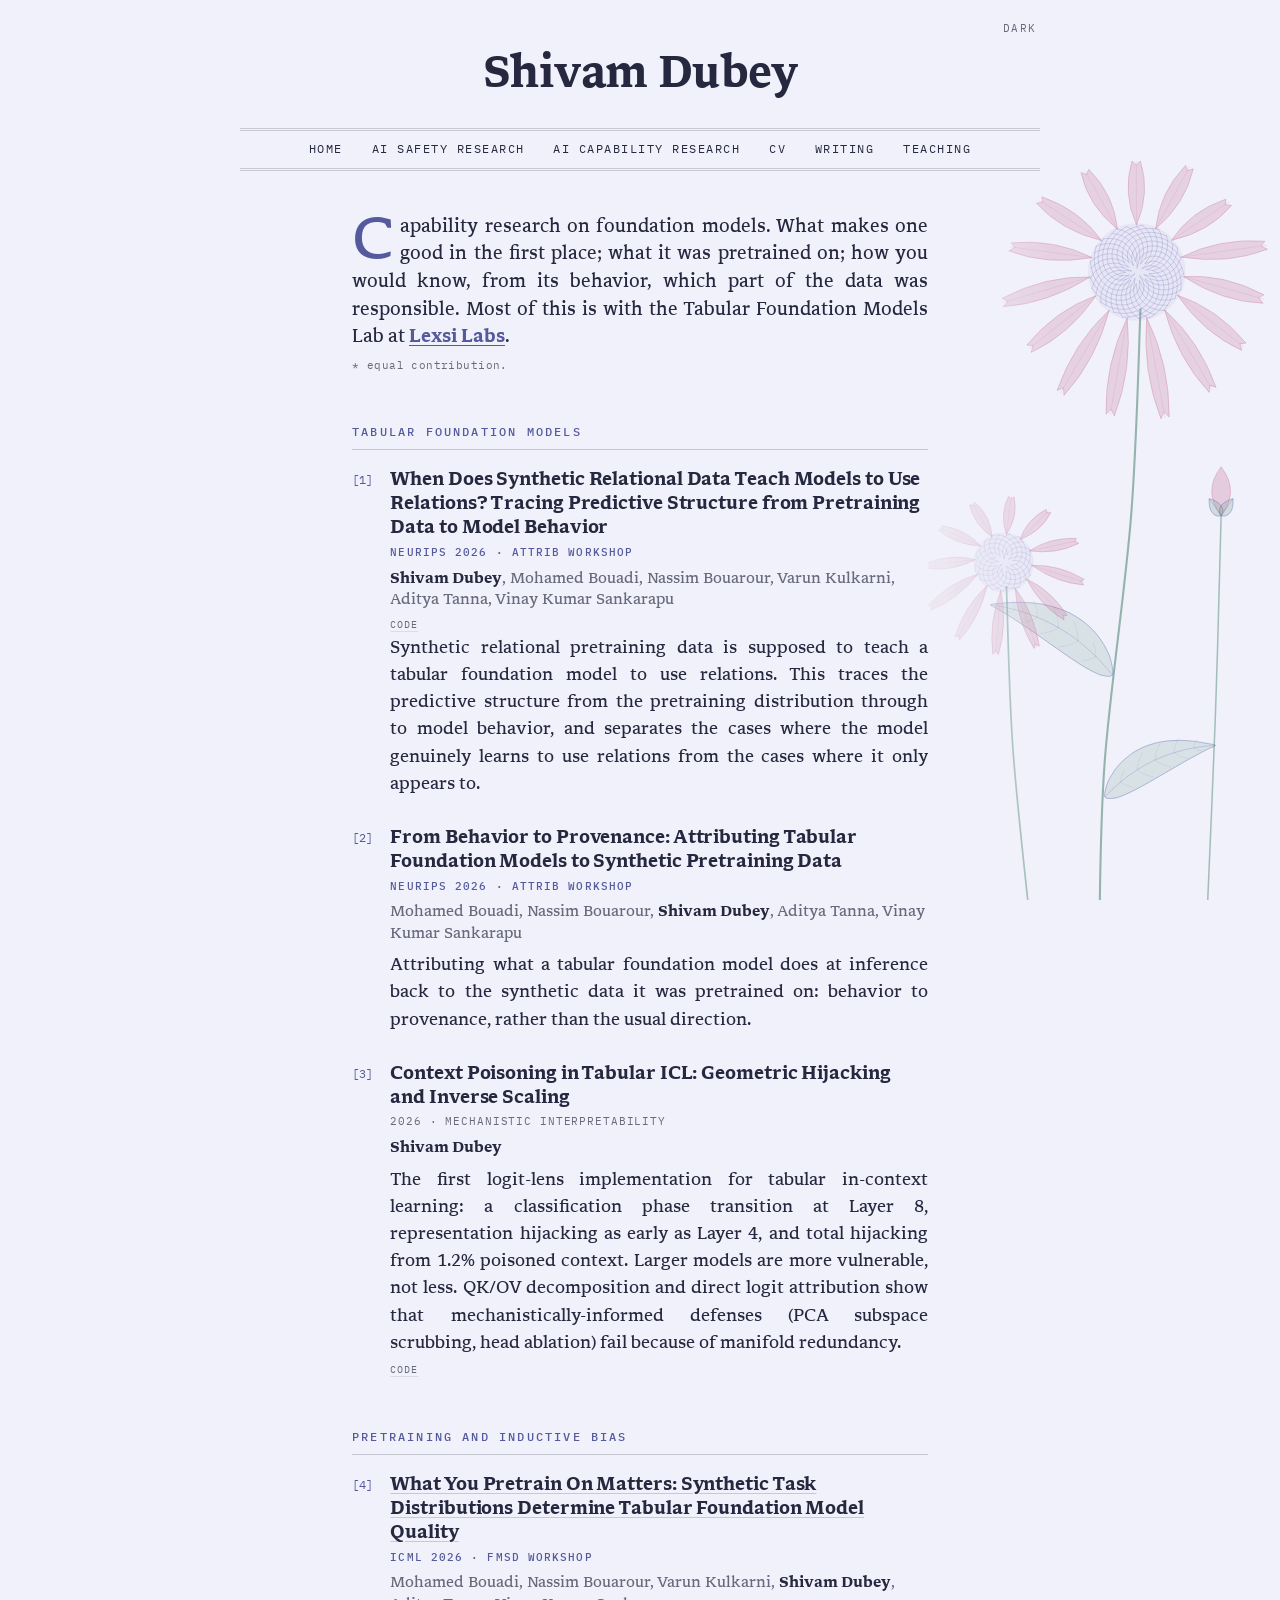
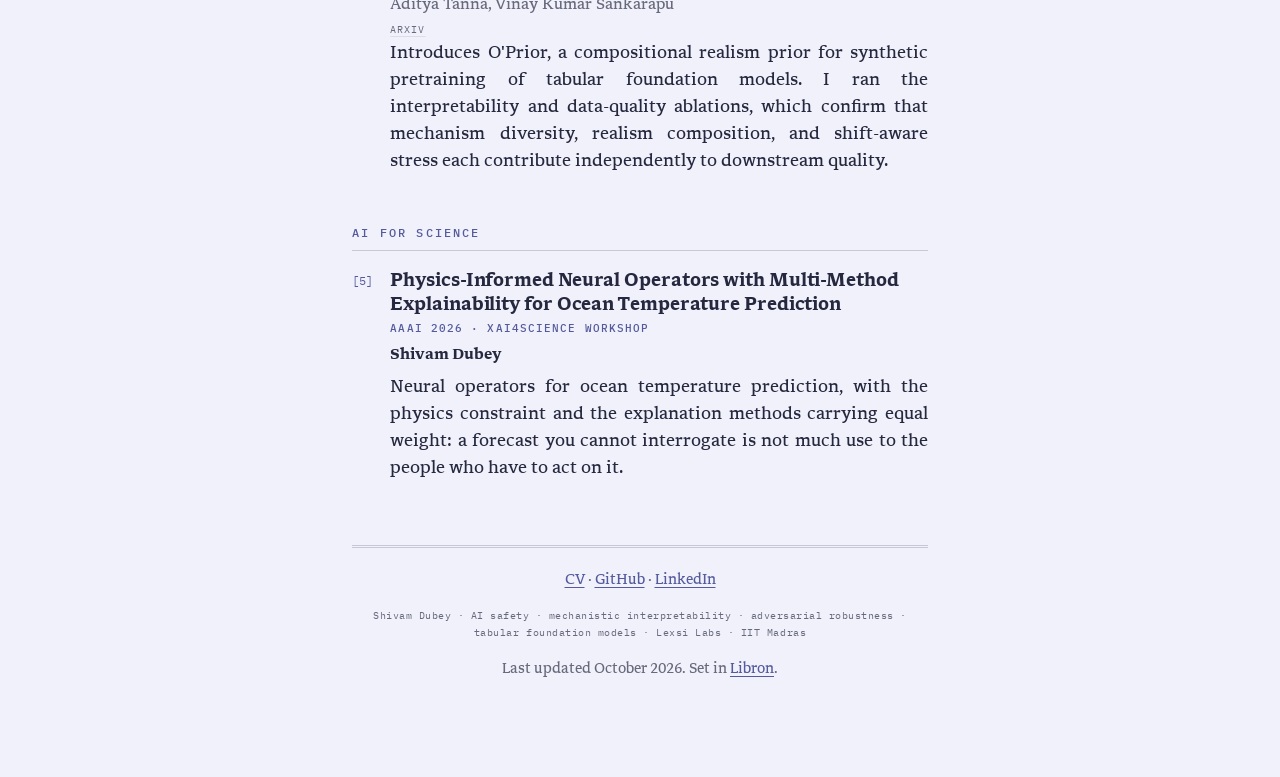
<file: capability.html>
<!DOCTYPE html>
<html lang="en">
<head>
<meta charset="UTF-8">
<meta name="viewport" content="width=device-width, initial-scale=1.0">

<title>AI Capability Research &mdash; Shivam Dubey</title>
<meta name="description" content="Capability research by Shivam Dubey: tabular foundation models, synthetic pretraining data, and AI for science.">
<meta name="author" content="Shivam Dubey">

<meta property="og:type" content="website">
<meta property="og:title" content="AI Capability Research &mdash; Shivam Dubey">
<meta property="og:url" content="https://punctualprocrastinator.github.io/capability.html">
<meta property="og:image" content="https://punctualprocrastinator.github.io/og.png">
<meta name="twitter:card" content="summary_large_image">

<link rel="canonical" href="https://punctualprocrastinator.github.io/capability.html">
<link rel="icon" href="favicon.svg" type="image/svg+xml">
<link rel="preload" href="fonts/Libron-Regular.woff2" as="font" type="font/woff2" crossorigin>
<link rel="stylesheet" href="main.css?v=26">
<!-- Applies a stored theme override before first paint, so there is no flash. -->
<script>try{var t=localStorage.getItem("theme");
if(t==="dark"||t==="light")document.documentElement.setAttribute("data-theme",t);}catch(e){}</script>
<script src="app.js?v=26" defer></script>
<!-- Visitor counts: GoatCounter, no cookies. Dashboard at punctualprocrastinator.goatcounter.com -->
<script data-goatcounter="https://punctualprocrastinator.goatcounter.com/count" async src="https://gc.zgo.at/count.js"></script>
</head>

<body data-art="capability">
<a class="skip" href="#main">Skip to content</a>
<div class="wrap">

<header id="masthead">
    <button id="theme-toggle" type="button" aria-live="polite">Dark</button>
    <h1><a href="index.html">Shivam Dubey</a></h1>
</header>
<nav id="sitenav" aria-label="Main">
    <ul>
        <li><a href="index.html">Home</a></li>
        <li><a href="safety.html">AI Safety<span class="nav-long"> Research</span></a></li>
        <li><a href="capability.html" aria-current="page">AI Capability<span class="nav-long"> Research</span></a></li>
        <li><a href="resume.html">CV</a></li>
        <li><a href="writing.html">Writing</a></li>
        <li><a href="teaching.html">Teaching</a></li>
    </ul>
</nav>
<div class="artwork" aria-hidden="true">
<svg viewBox="0 0 420 960" xmlns="http://www.w3.org/2000/svg" preserveAspectRatio="xMidYMid slice" role="img" aria-label="Coneflowers, their seed heads laid out in Fibonacci spirals">
<g class="sway" style="--ox:222;--oy:1000;--amp:0.9;--dur:8s;--delay:-1s"><path d="M 266.0 330.0 C 264.3 366.7, 262.3 470.0, 256.0 550.0 C 249.7 630.0, 233.7 735.0, 228.0 810.0 C 222.3 885.0, 223.0 968.3, 222.0 1000.0" fill="none" stroke="var(--art-leaf)" stroke-width="2.2" stroke-linecap="round" stroke-linejoin="round" opacity="0.7"/><path d="M 236.0 720.0 C 234.4 722.7, 228.3 720.9, 225.0 720.4 C 221.7 719.8, 219.0 718.1, 216.2 716.8 C 213.4 715.5, 210.6 713.9, 207.9 712.4 C 205.2 710.8, 202.6 709.2, 199.9 707.5 C 197.3 705.8, 194.7 704.1, 192.1 702.3 C 189.5 700.6, 186.9 698.8, 184.3 697.0 C 181.7 695.2, 179.2 693.4, 176.6 691.6 C 174.0 689.8, 171.5 688.0, 168.9 686.2 C 166.3 684.4, 163.8 682.6, 161.2 680.8 C 158.6 679.0, 156.1 677.2, 153.5 675.4 C 150.9 673.6, 148.3 671.9, 145.7 670.1 C 143.1 668.4, 140.5 666.6, 137.9 664.9 C 135.3 663.1, 132.7 661.4, 130.1 659.7 C 127.4 658.0, 124.8 656.4, 122.1 654.7 C 119.5 653.0, 116.8 651.4, 114.2 649.8 C 111.5 648.2, 105.5 646.0, 106.1 645.0 C 106.7 644.0, 114.0 643.9, 117.8 643.5 C 121.6 643.1, 125.4 642.8, 129.1 642.7 C 132.8 642.5, 136.4 642.5, 140.0 642.6 C 143.5 642.6, 147.0 642.8, 150.5 643.1 C 153.9 643.4, 157.3 643.9, 160.6 644.4 C 163.8 645.0, 167.1 645.7, 170.2 646.5 C 173.3 647.3, 176.4 648.2, 179.4 649.2 C 182.4 650.3, 185.3 651.5, 188.2 652.8 C 191.0 654.1, 193.8 655.6, 196.5 657.2 C 199.2 658.8, 201.8 660.5, 204.3 662.4 C 206.8 664.3, 209.3 666.3, 211.6 668.5 C 214.0 670.7, 216.2 673.0, 218.4 675.5 C 220.5 678.1, 222.6 680.8, 224.5 683.7 C 226.4 686.6, 228.3 689.7, 229.9 693.1 C 231.5 696.5, 233.3 699.7, 234.3 704.2 C 235.3 708.6, 237.6 717.3, 236.0 720.0 Z" fill="var(--art-leaf)" fill-opacity="0.18" stroke="var(--art-a)" stroke-width="0.8" stroke-opacity="0.55" stroke-linejoin="round"/><path d="M 236.0 720.0 C 234.9 718.7, 231.8 714.8, 229.6 712.3 C 227.5 709.8, 225.3 707.3, 223.0 704.9 C 220.8 702.6, 218.5 700.3, 216.2 698.0 C 213.9 695.8, 211.5 693.6, 209.1 691.5 C 206.8 689.4, 204.3 687.4, 201.9 685.4 C 199.4 683.4, 196.9 681.5, 194.3 679.7 C 191.8 677.9, 189.2 676.1, 186.5 674.4 C 183.9 672.7, 181.3 671.1, 178.5 669.5 C 175.8 667.9, 173.1 666.5, 170.3 665.0 C 167.5 663.6, 164.7 662.2, 161.8 660.9 C 159.0 659.7, 156.1 658.4, 153.1 657.3 C 150.2 656.1, 147.2 655.0, 144.2 654.0 C 141.2 653.0, 138.1 652.0, 135.0 651.1 C 131.9 650.3, 128.8 649.4, 125.6 648.7 C 122.4 647.9, 119.2 647.3, 116.0 646.6 C 112.7 646.0, 107.7 645.3, 106.1 645.0" fill="none" stroke="var(--art-a)" stroke-width="0.6" stroke-linecap="round" stroke-linejoin="round" opacity="0.44000000000000006"/><path d="M 218.5 700.3 Q 212.4 704.3 204.5 704.8" fill="none" stroke="var(--art-a)" stroke-width="0.4" stroke-linecap="round" stroke-linejoin="round" opacity="0.275"/><path d="M 218.5 700.3 Q 219.0 692.9 215.5 685.8" fill="none" stroke="var(--art-a)" stroke-width="0.4" stroke-linecap="round" stroke-linejoin="round" opacity="0.275"/><path d="M 199.4 683.5 Q 190.6 689.2 179.4 690.0" fill="none" stroke="var(--art-a)" stroke-width="0.4" stroke-linecap="round" stroke-linejoin="round" opacity="0.275"/><path d="M 199.4 683.5 Q 200.0 673.0 195.0 662.9" fill="none" stroke="var(--art-a)" stroke-width="0.4" stroke-linecap="round" stroke-linejoin="round" opacity="0.275"/><path d="M 178.5 669.5 Q 169.9 675.2 158.8 675.9" fill="none" stroke="var(--art-a)" stroke-width="0.4" stroke-linecap="round" stroke-linejoin="round" opacity="0.275"/><path d="M 178.5 669.5 Q 179.2 659.2 174.2 649.2" fill="none" stroke="var(--art-a)" stroke-width="0.4" stroke-linecap="round" stroke-linejoin="round" opacity="0.275"/><path d="M 156.1 658.5 Q 148.6 663.4 138.9 664.0" fill="none" stroke="var(--art-a)" stroke-width="0.4" stroke-linecap="round" stroke-linejoin="round" opacity="0.275"/><path d="M 156.1 658.5 Q 156.6 649.5 152.3 640.8" fill="none" stroke="var(--art-a)" stroke-width="0.4" stroke-linecap="round" stroke-linejoin="round" opacity="0.275"/><path d="M 131.9 650.3 Q 127.5 653.2 121.8 653.6" fill="none" stroke="var(--art-a)" stroke-width="0.4" stroke-linecap="round" stroke-linejoin="round" opacity="0.275"/><path d="M 131.9 650.3 Q 132.2 645.0 129.7 639.8" fill="none" stroke="var(--art-a)" stroke-width="0.4" stroke-linecap="round" stroke-linejoin="round" opacity="0.275"/><path d="M 228.0 850.0 C 226.8 847.5, 229.3 840.0, 230.5 836.2 C 231.7 832.3, 233.5 829.7, 235.1 826.8 C 236.8 823.9, 238.6 821.4, 240.4 819.0 C 242.3 816.6, 244.3 814.4, 246.3 812.4 C 248.4 810.3, 250.5 808.5, 252.7 806.8 C 254.8 805.0, 257.1 803.5, 259.4 802.0 C 261.7 800.6, 264.1 799.3, 266.6 798.1 C 269.0 797.0, 271.5 795.9, 274.1 795.0 C 276.6 794.1, 279.3 793.3, 281.9 792.6 C 284.6 792.0, 287.3 791.4, 290.1 791.0 C 292.9 790.5, 295.7 790.2, 298.6 790.0 C 301.5 789.8, 304.5 789.7, 307.5 789.7 C 310.5 789.7, 313.5 789.9, 316.6 790.1 C 319.7 790.3, 322.9 790.7, 326.0 791.1 C 329.2 791.6, 332.5 792.1, 335.8 792.8 C 339.1 793.4, 345.4 794.1, 345.8 795.1 C 346.3 796.0, 341.0 797.5, 338.5 798.7 C 336.1 799.9, 333.7 801.2, 331.3 802.4 C 328.9 803.7, 326.5 805.0, 324.2 806.3 C 321.8 807.6, 319.4 808.9, 317.0 810.2 C 314.6 811.5, 312.3 812.9, 309.9 814.2 C 307.6 815.5, 305.2 816.9, 302.8 818.3 C 300.5 819.6, 298.1 821.0, 295.8 822.4 C 293.4 823.7, 291.1 825.1, 288.8 826.5 C 286.4 827.9, 284.1 829.2, 281.7 830.6 C 279.4 832.0, 277.0 833.3, 274.6 834.7 C 272.3 836.0, 269.9 837.3, 267.5 838.6 C 265.1 839.9, 262.8 841.2, 260.3 842.5 C 257.9 843.7, 255.5 844.9, 253.0 846.0 C 250.6 847.1, 248.1 848.3, 245.5 849.2 C 243.0 850.1, 240.6 851.3, 237.6 851.4 C 234.7 851.6, 229.2 852.5, 228.0 850.0 Z" fill="var(--art-leaf)" fill-opacity="0.18" stroke="var(--art-a)" stroke-width="0.8" stroke-opacity="0.55" stroke-linejoin="round"/><path d="M 228.0 850.0 C 229.0 849.0, 232.0 845.8, 234.1 843.8 C 236.1 841.8, 238.2 839.9, 240.3 838.0 C 242.4 836.1, 244.6 834.3, 246.7 832.5 C 248.9 830.8, 251.1 829.1, 253.3 827.4 C 255.6 825.8, 257.8 824.2, 260.1 822.7 C 262.4 821.2, 264.7 819.7, 267.0 818.4 C 269.4 817.0, 271.7 815.6, 274.1 814.4 C 276.5 813.1, 279.0 811.9, 281.4 810.7 C 283.9 809.6, 286.4 808.5, 288.9 807.5 C 291.4 806.5, 293.9 805.5, 296.5 804.6 C 299.1 803.7, 301.7 802.9, 304.3 802.1 C 306.9 801.3, 309.6 800.6, 312.2 800.0 C 314.9 799.3, 317.6 798.7, 320.4 798.2 C 323.1 797.7, 325.9 797.2, 328.7 796.8 C 331.5 796.4, 334.3 796.0, 337.2 795.7 C 340.0 795.4, 344.4 795.2, 345.8 795.1" fill="none" stroke="var(--art-a)" stroke-width="0.6" stroke-linecap="round" stroke-linejoin="round" opacity="0.44000000000000006"/><path d="M 244.6 834.3 Q 244.8 827.7 248.5 821.6" fill="none" stroke="var(--art-a)" stroke-width="0.4" stroke-linecap="round" stroke-linejoin="round" opacity="0.275"/><path d="M 244.6 834.3 Q 249.8 838.4 256.8 839.5" fill="none" stroke="var(--art-a)" stroke-width="0.4" stroke-linecap="round" stroke-linejoin="round" opacity="0.275"/><path d="M 262.4 821.2 Q 262.6 811.8 267.9 803.1" fill="none" stroke="var(--art-a)" stroke-width="0.4" stroke-linecap="round" stroke-linejoin="round" opacity="0.275"/><path d="M 262.4 821.2 Q 269.8 827.1 279.8 828.6" fill="none" stroke="var(--art-a)" stroke-width="0.4" stroke-linecap="round" stroke-linejoin="round" opacity="0.275"/><path d="M 281.4 810.7 Q 281.7 801.4 286.9 792.9" fill="none" stroke="var(--art-a)" stroke-width="0.4" stroke-linecap="round" stroke-linejoin="round" opacity="0.275"/><path d="M 281.4 810.7 Q 288.7 816.5 298.6 818.1" fill="none" stroke="var(--art-a)" stroke-width="0.4" stroke-linecap="round" stroke-linejoin="round" opacity="0.275"/><path d="M 301.7 802.9 Q 301.9 794.8 306.4 787.4" fill="none" stroke="var(--art-a)" stroke-width="0.4" stroke-linecap="round" stroke-linejoin="round" opacity="0.275"/><path d="M 301.7 802.9 Q 308.0 807.9 316.6 809.2" fill="none" stroke="var(--art-a)" stroke-width="0.4" stroke-linecap="round" stroke-linejoin="round" opacity="0.275"/><path d="M 323.1 797.7 Q 323.3 792.9 325.9 788.5" fill="none" stroke="var(--art-a)" stroke-width="0.4" stroke-linecap="round" stroke-linejoin="round" opacity="0.275"/><path d="M 323.1 797.7 Q 326.9 800.6 332.0 801.4" fill="none" stroke="var(--art-a)" stroke-width="0.4" stroke-linecap="round" stroke-linejoin="round" opacity="0.275"/><g class="unfold" style="--ox:311.8;--oy:295.0;--r0:0;--delay:1.60s;--dur:1.3s"><path d="M311.8 295.0Q353.0 321.9 396.7 323.5L392.1 317.6L397.6 314.5Q356.0 292.1 311.8 295.0Z" fill="var(--art-c)" fill-opacity="0.26" stroke="var(--art-c)" stroke-width="0.7" stroke-opacity="0.55" stroke-linejoin="round"/><path d="M311.8 295.0L397.2 319.0" fill="none" stroke="var(--art-c)" stroke-width="0.5" stroke-linecap="round" stroke-linejoin="round" opacity="0.35"/></g><g class="unfold" style="--ox:305.4;--oy:314.8;--r0:0;--delay:1.65s;--dur:1.3s"><path d="M305.4 314.8Q333.4 355.4 374.0 373.8L372.0 366.6L378.5 366.0Q348.3 329.3 305.4 314.8Z" fill="var(--art-c)" fill-opacity="0.26" stroke="var(--art-c)" stroke-width="0.7" stroke-opacity="0.55" stroke-linejoin="round"/><path d="M305.4 314.8L376.3 369.9" fill="none" stroke="var(--art-c)" stroke-width="0.5" stroke-linecap="round" stroke-linejoin="round" opacity="0.35"/></g><g class="unfold" style="--ox:291.6;--oy:330.3;--r0:0;--delay:1.70s;--dur:1.3s"><path d="M291.6 330.3Q305.2 382.0 339.3 418.6L339.8 410.8L346.6 413.2Q329.3 364.2 291.6 330.3Z" fill="var(--art-c)" fill-opacity="0.26" stroke="var(--art-c)" stroke-width="0.7" stroke-opacity="0.55" stroke-linejoin="round"/><path d="M291.6 330.3L342.9 415.9" fill="none" stroke="var(--art-c)" stroke-width="0.5" stroke-linecap="round" stroke-linejoin="round" opacity="0.35"/></g><g class="unfold" style="--ox:272.6;--oy:338.9;--r0:0;--delay:1.75s;--dur:1.3s"><path d="M272.6 338.9Q267.8 395.4 287.8 446.6L291.1 439.3L296.6 444.7Q297.1 389.1 272.6 338.9Z" fill="var(--art-c)" fill-opacity="0.26" stroke="var(--art-c)" stroke-width="0.7" stroke-opacity="0.55" stroke-linejoin="round"/><path d="M272.6 338.9L292.2 445.7" fill="none" stroke="var(--art-c)" stroke-width="0.5" stroke-linecap="round" stroke-linejoin="round" opacity="0.35"/></g><g class="unfold" style="--ox:251.8;--oy:339.0;--r0:0;--delay:1.80s;--dur:1.3s"><path d="M251.8 339.0Q228.1 387.7 229.2 441.7L234.7 436.4L238.1 443.6Q257.4 393.8 251.8 339.0Z" fill="var(--art-c)" fill-opacity="0.26" stroke="var(--art-c)" stroke-width="0.7" stroke-opacity="0.55" stroke-linejoin="round"/><path d="M251.8 339.0L233.7 442.6" fill="none" stroke="var(--art-c)" stroke-width="0.5" stroke-linecap="round" stroke-linejoin="round" opacity="0.35"/></g><g class="unfold" style="--ox:232.8;--oy:330.6;--r0:0;--delay:1.85s;--dur:1.3s"><path d="M232.8 330.6Q194.6 366.1 177.1 416.4L183.9 413.7L184.4 421.7Q218.9 383.6 232.8 330.6Z" fill="var(--art-c)" fill-opacity="0.26" stroke="var(--art-c)" stroke-width="0.7" stroke-opacity="0.55" stroke-linejoin="round"/><path d="M232.8 330.6L180.7 419.0" fill="none" stroke="var(--art-c)" stroke-width="0.5" stroke-linecap="round" stroke-linejoin="round" opacity="0.35"/></g><g class="unfold" style="--ox:218.8;--oy:315.2;--r0:0;--delay:1.90s;--dur:1.3s"><path d="M218.8 315.2Q175.4 330.7 144.8 368.1L151.4 368.6L149.4 375.9Q190.5 356.6 218.8 315.2Z" fill="var(--art-c)" fill-opacity="0.26" stroke="var(--art-c)" stroke-width="0.7" stroke-opacity="0.55" stroke-linejoin="round"/><path d="M218.8 315.2L147.1 372.0" fill="none" stroke="var(--art-c)" stroke-width="0.5" stroke-linecap="round" stroke-linejoin="round" opacity="0.35"/></g><g class="unfold" style="--ox:212.3;--oy:295.5;--r0:0;--delay:1.95s;--dur:1.3s"><path d="M212.3 295.5Q164.0 294.1 118.6 318.1L124.7 321.0L119.6 327.1Q167.3 323.9 212.3 295.5Z" fill="var(--art-c)" fill-opacity="0.26" stroke="var(--art-c)" stroke-width="0.7" stroke-opacity="0.55" stroke-linejoin="round"/><path d="M212.3 295.5L119.1 322.6" fill="none" stroke="var(--art-c)" stroke-width="0.5" stroke-linecap="round" stroke-linejoin="round" opacity="0.35"/></g><g class="unfold" style="--ox:214.4;--oy:274.8;--r0:0;--delay:2.00s;--dur:1.3s"><path d="M214.4 274.8Q175.2 254.8 128.2 259.0L132.1 264.0L125.5 267.6Q166.0 283.3 214.4 274.8Z" fill="var(--art-c)" fill-opacity="0.26" stroke="var(--art-c)" stroke-width="0.7" stroke-opacity="0.55" stroke-linejoin="round"/><path d="M214.4 274.8L126.9 263.3" fill="none" stroke="var(--art-c)" stroke-width="0.5" stroke-linecap="round" stroke-linejoin="round" opacity="0.35"/></g><g class="unfold" style="--ox:224.7;--oy:256.7;--r0:0;--delay:2.05s;--dur:1.3s"><path d="M224.7 256.7Q201.2 223.8 160.8 209.9L161.8 215.8L154.8 216.6Q181.3 246.2 224.7 256.7Z" fill="var(--art-c)" fill-opacity="0.26" stroke="var(--art-c)" stroke-width="0.7" stroke-opacity="0.55" stroke-linejoin="round"/><path d="M224.7 256.7L157.8 213.2" fill="none" stroke="var(--art-c)" stroke-width="0.5" stroke-linecap="round" stroke-linejoin="round" opacity="0.35"/></g><g class="unfold" style="--ox:241.4;--oy:244.4;--r0:0;--delay:2.10s;--dur:1.3s"><path d="M241.4 244.4Q237.7 207.2 210.7 180.5L208.7 186.1L202.5 184.2Q210.3 219.5 241.4 244.4Z" fill="var(--art-c)" fill-opacity="0.26" stroke="var(--art-c)" stroke-width="0.7" stroke-opacity="0.55" stroke-linejoin="round"/><path d="M241.4 244.4L206.6 182.3" fill="none" stroke="var(--art-c)" stroke-width="0.5" stroke-linecap="round" stroke-linejoin="round" opacity="0.35"/></g><g class="unfold" style="--ox:261.8;--oy:240.0;--r0:0;--delay:2.15s;--dur:1.3s"><path d="M261.8 240.0Q276.6 205.8 265.9 171.8L261.4 175.9L256.9 171.8Q246.6 206.0 261.8 240.0Z" fill="var(--art-c)" fill-opacity="0.26" stroke="var(--art-c)" stroke-width="0.7" stroke-opacity="0.55" stroke-linejoin="round"/><path d="M261.8 240.0L261.4 171.8" fill="none" stroke="var(--art-c)" stroke-width="0.5" stroke-linecap="round" stroke-linejoin="round" opacity="0.35"/></g><g class="unfold" style="--ox:282.1;--oy:244.2;--r0:0;--delay:2.20s;--dur:1.3s"><path d="M282.1 244.2Q313.9 217.3 322.3 180.1L316.1 182.2L314.1 176.4Q286.4 205.2 282.1 244.2Z" fill="var(--art-c)" fill-opacity="0.26" stroke="var(--art-c)" stroke-width="0.7" stroke-opacity="0.55" stroke-linejoin="round"/><path d="M282.1 244.2L318.2 178.2" fill="none" stroke="var(--art-c)" stroke-width="0.5" stroke-linecap="round" stroke-linejoin="round" opacity="0.35"/></g><g class="unfold" style="--ox:299.0;--oy:256.4;--r0:0;--delay:2.25s;--dur:1.3s"><path d="M299.0 256.4Q339.6 247.2 363.1 219.1L356.4 218.2L357.0 212.4Q319.4 225.0 299.0 256.4Z" fill="var(--art-c)" fill-opacity="0.26" stroke="var(--art-c)" stroke-width="0.7" stroke-opacity="0.55" stroke-linejoin="round"/><path d="M299.0 256.4L360.0 215.7" fill="none" stroke="var(--art-c)" stroke-width="0.5" stroke-linecap="round" stroke-linejoin="round" opacity="0.35"/></g><g class="unfold" style="--ox:309.5;--oy:274.3;--r0:0;--delay:2.30s;--dur:1.3s"><path d="M309.5 274.3Q359.5 282.2 401.4 265.9L394.6 262.4L398.6 257.3Q350.0 253.7 309.5 274.3Z" fill="var(--art-c)" fill-opacity="0.26" stroke="var(--art-c)" stroke-width="0.7" stroke-opacity="0.55" stroke-linejoin="round"/><path d="M309.5 274.3L400.0 261.6" fill="none" stroke="var(--art-c)" stroke-width="0.5" stroke-linecap="round" stroke-linejoin="round" opacity="0.35"/></g><circle cx="262" cy="290" r="52" fill="var(--art-b)" fill-opacity="0.12"/><g class="spin" style="--ox:262;--oy:290"><path d="M 259.8 292.0 C 258.3 293.0, 253.1 296.8, 250.6 297.9 C 248.1 299.0, 246.6 298.8, 244.8 298.8 C 243.0 298.8, 241.3 298.4, 239.8 297.9 C 238.2 297.3, 236.7 296.5, 235.4 295.6 C 234.0 294.6, 232.8 293.5, 231.7 292.2 C 230.6 290.9, 229.6 289.5, 228.8 288.0 C 228.0 286.5, 227.3 284.8, 226.8 283.1 C 226.3 281.3, 225.9 279.5, 225.7 277.6 C 225.5 275.8, 225.5 273.8, 225.6 271.9 C 225.7 269.9, 226.0 267.9, 226.5 266.0 C 227.0 264.0, 227.7 262.0, 228.5 260.1 C 229.3 258.1, 230.3 256.2, 231.5 254.3 C 232.7 252.5, 234.0 250.7, 235.5 249.0 C 237.0 247.3, 239.6 245.0, 240.4 244.2" fill="none" stroke="var(--art-a)" stroke-width="0.6" stroke-linecap="round" opacity="0.42" pathLength="1" class="draw" style="--delay:0.20s;--dur:2.0s"/><path d="M 262.4 285.8 C 262.8 284.2, 264.0 278.6, 265.1 276.2 C 266.2 273.8, 267.5 272.9, 268.8 271.7 C 270.1 270.5, 271.6 269.6, 273.2 269.0 C 274.7 268.4, 276.3 268.0, 278.0 267.8 C 279.6 267.6, 281.3 267.6, 282.9 267.8 C 284.6 268.0, 286.3 268.4, 287.9 269.0 C 289.6 269.6, 291.2 270.3, 292.8 271.3 C 294.3 272.2, 295.8 273.3, 297.2 274.6 C 298.6 275.8, 300.0 277.2, 301.2 278.8 C 302.4 280.3, 303.5 282.0, 304.5 283.8 C 305.5 285.5, 306.3 287.5, 307.0 289.5 C 307.7 291.4, 308.3 293.6, 308.7 295.7 C 309.1 297.9, 309.3 300.1, 309.3 302.4 C 309.4 304.6, 309.0 308.1, 309.0 309.3" fill="none" stroke="var(--art-a)" stroke-width="0.6" stroke-linecap="round" opacity="0.42" pathLength="1" class="draw" style="--delay:0.27s;--dur:2.0s"/><path d="M 265.1 294.1 C 265.8 295.5, 268.5 300.2, 269.2 302.5 C 269.9 304.9, 269.7 306.6, 269.5 308.3 C 269.3 310.1, 268.7 311.7, 268.0 313.2 C 267.3 314.7, 266.3 316.1, 265.3 317.3 C 264.2 318.6, 262.9 319.7, 261.6 320.7 C 260.2 321.6, 258.6 322.5, 257.0 323.1 C 255.4 323.8, 253.7 324.3, 251.9 324.7 C 250.2 325.1, 248.3 325.3, 246.4 325.3 C 244.5 325.3, 242.6 325.2, 240.6 324.9 C 238.7 324.5, 236.7 324.0, 234.8 323.4 C 232.9 322.7, 231.0 321.9, 229.1 320.9 C 227.2 319.9, 225.4 318.7, 223.7 317.4 C 221.9 316.0, 220.2 314.5, 218.7 312.9 C 217.1 311.3, 215.0 308.4, 214.3 307.6" fill="none" stroke="var(--art-a)" stroke-width="0.6" stroke-linecap="round" opacity="0.42" pathLength="1" class="draw" style="--delay:0.34s;--dur:2.0s"/><path d="M 256.2 289.0 C 254.8 288.4, 250.0 286.8, 247.9 285.5 C 245.9 284.3, 245.0 282.9, 243.9 281.4 C 242.9 280.0, 242.2 278.4, 241.8 276.8 C 241.3 275.3, 241.1 273.6, 241.0 272.0 C 241.0 270.3, 241.2 268.6, 241.5 267.0 C 241.9 265.3, 242.5 263.7, 243.2 262.1 C 243.9 260.5, 244.9 259.0, 245.9 257.5 C 247.0 256.0, 248.2 254.6, 249.6 253.3 C 251.0 252.1, 252.5 250.8, 254.2 249.8 C 255.8 248.7, 257.6 247.7, 259.5 246.9 C 261.4 246.1, 263.4 245.4, 265.4 244.9 C 267.5 244.4, 269.6 244.0, 271.8 243.8 C 274.0 243.6, 276.2 243.6, 278.5 243.8 C 280.8 243.9, 284.2 244.6, 285.4 244.8" fill="none" stroke="var(--art-a)" stroke-width="0.6" stroke-linecap="round" opacity="0.42" pathLength="1" class="draw" style="--delay:0.41s;--dur:2.0s"/><path d="M 267.6 286.5 C 268.9 286.0, 273.4 284.1, 275.7 283.7 C 277.9 283.3, 279.6 283.7, 281.3 284.0 C 283.0 284.4, 284.6 285.1, 286.0 286.0 C 287.4 286.8, 288.7 287.9, 289.8 289.1 C 290.9 290.3, 291.9 291.7, 292.8 293.2 C 293.6 294.6, 294.3 296.2, 294.8 297.9 C 295.4 299.6, 295.7 301.3, 295.9 303.1 C 296.1 304.9, 296.1 306.8, 296.0 308.7 C 295.8 310.6, 295.5 312.5, 295.0 314.4 C 294.5 316.3, 293.9 318.3, 293.0 320.1 C 292.2 322.0, 291.2 323.9, 290.0 325.6 C 288.8 327.4, 287.5 329.1, 286.0 330.7 C 284.5 332.4, 282.9 333.9, 281.1 335.3 C 279.3 336.7, 276.3 338.6, 275.4 339.2" fill="none" stroke="var(--art-a)" stroke-width="0.6" stroke-linecap="round" opacity="0.42" pathLength="1" class="draw" style="--delay:0.48s;--dur:2.0s"/><path d="M 260.1 297.0 C 259.5 298.2, 257.5 302.4, 256.1 304.1 C 254.7 305.9, 253.2 306.8, 251.7 307.6 C 250.1 308.5, 248.5 309.0, 246.9 309.3 C 245.3 309.6, 243.6 309.7, 242.0 309.5 C 240.3 309.4, 238.7 309.1, 237.1 308.5 C 235.5 308.0, 233.9 307.3, 232.3 306.4 C 230.8 305.5, 229.4 304.5, 228.0 303.3 C 226.6 302.1, 225.3 300.7, 224.2 299.2 C 223.0 297.7, 222.0 296.0, 221.0 294.3 C 220.1 292.6, 219.3 290.7, 218.7 288.7 C 218.0 286.8, 217.5 284.7, 217.2 282.6 C 216.9 280.5, 216.7 278.3, 216.7 276.1 C 216.7 273.9, 216.9 271.7, 217.2 269.4 C 217.6 267.2, 218.6 263.8, 218.8 262.7" fill="none" stroke="var(--art-a)" stroke-width="0.6" stroke-linecap="round" opacity="0.42" pathLength="1" class="draw" style="--delay:0.55s;--dur:2.0s"/><path d="M 258.4 283.1 C 258.1 281.8, 256.8 277.5, 256.7 275.3 C 256.6 273.1, 257.1 271.5, 257.7 269.8 C 258.2 268.2, 259.1 266.7, 260.1 265.4 C 261.1 264.1, 262.3 262.9, 263.6 261.9 C 264.9 260.9, 266.3 260.0, 267.9 259.3 C 269.4 258.6, 271.1 258.1, 272.8 257.7 C 274.5 257.4, 276.3 257.2, 278.2 257.2 C 280.0 257.1, 281.9 257.3, 283.7 257.6 C 285.6 257.9, 287.5 258.4, 289.4 259.1 C 291.2 259.7, 293.1 260.6, 294.9 261.6 C 296.7 262.6, 298.4 263.8, 300.1 265.1 C 301.8 266.4, 303.4 267.9, 304.9 269.6 C 306.3 271.2, 308.3 274.0, 309.0 274.9" fill="none" stroke="var(--art-a)" stroke-width="0.6" stroke-linecap="round" opacity="0.42" pathLength="1" class="draw" style="--delay:0.62s;--dur:2.0s"/><path d="M 269.8 292.9 C 270.9 293.6, 274.5 295.9, 276.1 297.4 C 277.6 298.9, 278.3 300.5, 279.0 302.1 C 279.7 303.7, 280.0 305.3, 280.2 307.0 C 280.3 308.6, 280.2 310.3, 279.9 311.9 C 279.6 313.5, 279.1 315.2, 278.4 316.7 C 277.8 318.3, 276.9 319.8, 275.9 321.2 C 274.8 322.6, 273.6 324.0, 272.3 325.3 C 271.0 326.5, 269.5 327.7, 267.9 328.7 C 266.3 329.7, 264.5 330.6, 262.7 331.4 C 260.9 332.2, 258.9 332.8, 256.9 333.3 C 254.9 333.7, 252.8 334.0, 250.7 334.2 C 248.6 334.3, 246.4 334.3, 244.2 334.1 C 242.0 333.9, 238.6 333.2, 237.5 333.0" fill="none" stroke="var(--art-a)" stroke-width="0.6" stroke-linecap="round" opacity="0.42" pathLength="1" class="draw" style="--delay:0.69s;--dur:2.0s"/><path d="M 253.8 293.4 C 252.6 293.5, 248.5 294.2, 246.4 294.1 C 244.3 294.0, 242.7 293.3, 241.1 292.6 C 239.5 291.9, 238.2 290.9, 237.0 289.8 C 235.8 288.6, 234.7 287.3, 233.8 285.9 C 233.0 284.5, 232.2 283.0, 231.7 281.4 C 231.2 279.8, 230.8 278.1, 230.6 276.3 C 230.4 274.6, 230.3 272.7, 230.5 270.9 C 230.6 269.1, 231.0 267.2, 231.4 265.4 C 231.9 263.5, 232.6 261.7, 233.4 259.9 C 234.3 258.1, 235.3 256.3, 236.5 254.6 C 237.6 252.9, 239.0 251.2, 240.4 249.7 C 241.9 248.2, 243.6 246.7, 245.3 245.4 C 247.1 244.0, 250.1 242.3, 251.0 241.7" fill="none" stroke="var(--art-a)" stroke-width="0.6" stroke-linecap="round" opacity="0.42" pathLength="1" class="draw" style="--delay:0.76s;--dur:2.0s"/><path d="M 266.0 281.6 C 266.8 280.7, 269.2 277.5, 270.9 276.2 C 272.5 274.9, 274.1 274.3, 275.8 273.8 C 277.4 273.3, 279.1 273.1, 280.8 273.2 C 282.4 273.2, 284.0 273.4, 285.6 273.9 C 287.2 274.3, 288.8 275.0, 290.3 275.8 C 291.8 276.7, 293.2 277.7, 294.5 278.8 C 295.9 280.0, 297.1 281.3, 298.2 282.8 C 299.4 284.2, 300.4 285.8, 301.3 287.5 C 302.2 289.2, 302.9 291.0, 303.5 292.9 C 304.1 294.8, 304.6 296.8, 304.8 298.9 C 305.1 300.9, 305.3 303.1, 305.2 305.2 C 305.2 307.3, 304.9 309.5, 304.5 311.7 C 304.1 313.9, 303.1 317.2, 302.8 318.2" fill="none" stroke="var(--art-a)" stroke-width="0.6" stroke-linecap="round" opacity="0.42" pathLength="1" class="draw" style="--delay:0.83s;--dur:2.0s"/><path d="M 264.9 299.3 C 264.9 300.5, 265.2 304.4, 264.8 306.4 C 264.5 308.5, 263.7 310.0, 262.8 311.5 C 261.9 312.9, 260.8 314.2, 259.5 315.3 C 258.3 316.3, 256.9 317.3, 255.4 318.0 C 253.9 318.7, 252.3 319.3, 250.7 319.7 C 249.0 320.1, 247.3 320.3, 245.5 320.3 C 243.7 320.4, 241.9 320.2, 240.1 319.9 C 238.3 319.6, 236.4 319.1, 234.6 318.4 C 232.8 317.8, 231.0 316.9, 229.3 315.9 C 227.6 314.9, 225.9 313.8, 224.3 312.4 C 222.7 311.1, 221.2 309.6, 219.8 308.0 C 218.4 306.4, 217.1 304.6, 215.9 302.8 C 214.7 300.9, 213.3 297.7, 212.7 296.7" fill="none" stroke="var(--art-a)" stroke-width="0.6" stroke-linecap="round" opacity="0.42" pathLength="1" class="draw" style="--delay:0.90s;--dur:2.0s"/><path d="M 253.2 284.9 C 252.4 284.0, 249.7 281.3, 248.6 279.6 C 247.5 277.9, 247.1 276.2, 246.8 274.6 C 246.5 272.9, 246.5 271.2, 246.7 269.6 C 246.8 267.9, 247.3 266.3, 247.9 264.8 C 248.5 263.2, 249.3 261.7, 250.3 260.3 C 251.2 258.9, 252.4 257.6, 253.7 256.4 C 254.9 255.1, 256.4 254.0, 257.9 253.0 C 259.5 252.0, 261.2 251.2, 263.0 250.4 C 264.7 249.7, 266.6 249.1, 268.6 248.7 C 270.5 248.3, 272.6 248.0, 274.6 247.9 C 276.7 247.8, 278.9 247.9, 281.0 248.1 C 283.1 248.4, 285.3 248.8, 287.4 249.4 C 289.6 250.0, 292.8 251.3, 293.8 251.7" fill="none" stroke="var(--art-a)" stroke-width="0.6" stroke-linecap="round" opacity="0.42" pathLength="1" class="draw" style="--delay:0.97s;--dur:2.0s"/><path d="M 272.4 287.7 C 273.5 287.9, 277.2 288.0, 279.1 288.6 C 281.1 289.1, 282.5 290.1, 283.8 291.1 C 285.2 292.1, 286.3 293.4, 287.3 294.7 C 288.2 296.1, 289.0 297.6, 289.6 299.1 C 290.2 300.6, 290.6 302.3, 290.8 304.0 C 291.1 305.7, 291.1 307.5, 291.0 309.2 C 290.8 311.0, 290.5 312.8, 290.1 314.6 C 289.6 316.4, 288.9 318.2, 288.1 319.9 C 287.3 321.6, 286.3 323.4, 285.1 325.0 C 283.9 326.6, 282.6 328.2, 281.2 329.7 C 279.7 331.1, 278.1 332.5, 276.3 333.8 C 274.6 335.1, 272.7 336.2, 270.7 337.2 C 268.7 338.2, 265.5 339.4, 264.4 339.8" fill="none" stroke="var(--art-a)" stroke-width="0.6" stroke-linecap="round" opacity="0.42" pathLength="1" class="draw" style="--delay:1.04s;--dur:2.0s"/><path d="M 255.7 299.0 C 254.7 299.7, 251.9 302.0, 250.1 302.8 C 248.4 303.6, 246.7 303.9, 245.0 304.1 C 243.3 304.2, 241.6 304.0, 240.0 303.7 C 238.4 303.3, 236.8 302.7, 235.4 302.0 C 233.9 301.2, 232.5 300.3, 231.2 299.2 C 229.8 298.1, 228.6 296.8, 227.5 295.4 C 226.4 294.0, 225.4 292.5, 224.6 290.8 C 223.7 289.2, 223.0 287.4, 222.5 285.6 C 221.9 283.7, 221.5 281.8, 221.2 279.8 C 221.0 277.8, 220.9 275.7, 221.0 273.6 C 221.1 271.6, 221.3 269.4, 221.8 267.3 C 222.2 265.2, 222.8 263.1, 223.6 261.0 C 224.4 258.9, 226.0 255.9, 226.5 254.8" fill="none" stroke="var(--art-a)" stroke-width="0.6" stroke-linecap="round" opacity="0.42" pathLength="1" class="draw" style="--delay:1.11s;--dur:2.0s"/><path d="M 260.5 278.7 C 260.8 277.6, 261.3 274.1, 262.1 272.3 C 262.8 270.5, 263.9 269.2, 265.1 267.9 C 266.2 266.7, 267.6 265.7, 269.0 264.9 C 270.4 264.1, 272.0 263.5, 273.6 263.0 C 275.2 262.6, 276.9 262.3, 278.6 262.3 C 280.3 262.2, 282.1 262.3, 283.9 262.6 C 285.6 262.9, 287.4 263.4, 289.1 264.0 C 290.9 264.7, 292.6 265.5, 294.3 266.5 C 295.9 267.5, 297.5 268.6, 299.1 269.9 C 300.6 271.3, 302.0 272.7, 303.4 274.3 C 304.7 275.9, 306.0 277.7, 307.1 279.5 C 308.2 281.4, 309.2 283.4, 310.0 285.4 C 310.8 287.5, 311.7 290.9, 312.0 292.0" fill="none" stroke="var(--art-a)" stroke-width="0.6" stroke-linecap="round" opacity="0.42" pathLength="1" class="draw" style="--delay:1.18s;--dur:2.0s"/><path d="M 271.0 297.6 C 271.5 298.6, 273.4 301.5, 274.1 303.3 C 274.7 305.1, 274.8 306.8, 274.7 308.5 C 274.7 310.2, 274.4 311.8, 273.9 313.4 C 273.4 314.9, 272.6 316.5, 271.7 317.9 C 270.8 319.3, 269.7 320.6, 268.5 321.8 C 267.3 323.0, 265.9 324.1, 264.4 325.1 C 262.9 326.0, 261.2 326.9, 259.5 327.6 C 257.8 328.3, 256.0 328.8, 254.1 329.2 C 252.2 329.6, 250.2 329.9, 248.2 329.9 C 246.2 330.0, 244.1 329.9, 242.0 329.6 C 240.0 329.3, 237.9 328.9, 235.8 328.2 C 233.7 327.6, 231.6 326.8, 229.6 325.8 C 227.6 324.9, 224.7 323.0, 223.7 322.4" fill="none" stroke="var(--art-a)" stroke-width="0.6" stroke-linecap="round" opacity="0.42" pathLength="1" class="draw" style="--delay:1.25s;--dur:2.0s"/><path d="M 249.8 290.5 C 248.9 290.1, 245.5 289.3, 243.9 288.3 C 242.2 287.4, 241.0 286.2, 239.9 284.9 C 238.8 283.6, 238.0 282.2, 237.3 280.7 C 236.6 279.2, 236.2 277.6, 235.9 276.0 C 235.6 274.3, 235.5 272.6, 235.6 270.9 C 235.7 269.2, 236.0 267.4, 236.5 265.7 C 236.9 263.9, 237.6 262.2, 238.4 260.5 C 239.2 258.9, 240.2 257.2, 241.3 255.6 C 242.4 254.1, 243.7 252.5, 245.2 251.1 C 246.6 249.7, 248.2 248.4, 249.9 247.2 C 251.7 246.0, 253.5 244.9, 255.5 244.0 C 257.4 243.1, 259.5 242.3, 261.7 241.6 C 263.8 241.0, 267.2 240.4, 268.3 240.2" fill="none" stroke="var(--art-a)" stroke-width="0.6" stroke-linecap="round" opacity="0.42" pathLength="1" class="draw" style="--delay:1.32s;--dur:2.0s"/><path d="M 270.9 281.2 C 271.8 280.8, 274.8 279.3, 276.7 278.9 C 278.5 278.5, 280.2 278.5, 281.9 278.7 C 283.5 278.9, 285.1 279.5, 286.6 280.1 C 288.1 280.8, 289.6 281.7, 290.9 282.7 C 292.2 283.7, 293.4 284.9, 294.5 286.3 C 295.6 287.6, 296.6 289.1, 297.4 290.7 C 298.2 292.3, 298.9 294.0, 299.4 295.8 C 300.0 297.6, 300.4 299.5, 300.6 301.4 C 300.8 303.3, 300.9 305.3, 300.7 307.3 C 300.6 309.3, 300.3 311.4, 299.9 313.5 C 299.4 315.5, 298.8 317.6, 298.0 319.6 C 297.1 321.6, 296.2 323.6, 295.0 325.5 C 293.8 327.4, 291.7 330.2, 291.0 331.1" fill="none" stroke="var(--art-a)" stroke-width="0.6" stroke-linecap="round" opacity="0.42" pathLength="1" class="draw" style="--delay:1.39s;--dur:2.0s"/><path d="M 261.4 302.8 C 260.9 303.8, 259.7 306.8, 258.7 308.4 C 257.6 309.9, 256.3 311.0, 254.9 311.9 C 253.5 312.9, 252.0 313.6, 250.4 314.1 C 248.9 314.6, 247.2 314.9, 245.6 315.0 C 243.9 315.1, 242.2 315.1, 240.5 314.8 C 238.8 314.5, 237.0 314.1, 235.3 313.5 C 233.7 312.9, 232.0 312.1, 230.4 311.1 C 228.8 310.1, 227.2 309.0, 225.8 307.7 C 224.3 306.4, 222.9 305.0, 221.6 303.4 C 220.4 301.9, 219.2 300.1, 218.1 298.3 C 217.1 296.5, 216.2 294.5, 215.4 292.5 C 214.7 290.5, 214.0 288.3, 213.6 286.1 C 213.1 283.9, 212.9 280.4, 212.7 279.3" fill="none" stroke="var(--art-a)" stroke-width="0.6" stroke-linecap="round" opacity="0.42" pathLength="1" class="draw" style="--delay:1.46s;--dur:2.0s"/><path d="M 253.5 279.9 C 253.3 278.9, 252.1 275.8, 251.9 274.0 C 251.7 272.2, 252.0 270.5, 252.4 268.9 C 252.7 267.2, 253.4 265.7, 254.2 264.3 C 255.0 262.9, 256.0 261.5, 257.2 260.3 C 258.3 259.1, 259.7 258.0, 261.1 257.0 C 262.6 256.1, 264.1 255.2, 265.8 254.6 C 267.5 253.9, 269.3 253.3, 271.1 253.0 C 272.9 252.6, 274.9 252.4, 276.8 252.4 C 278.7 252.3, 280.8 252.4, 282.8 252.7 C 284.8 253.0, 286.8 253.5, 288.8 254.2 C 290.8 254.8, 292.8 255.6, 294.7 256.6 C 296.7 257.6, 298.6 258.8, 300.4 260.1 C 302.2 261.4, 304.8 263.8, 305.6 264.6" fill="none" stroke="var(--art-a)" stroke-width="0.6" stroke-linecap="round" opacity="0.42" pathLength="1" class="draw" style="--delay:1.53s;--dur:2.0s"/><path d="M 275.4 291.8 C 276.2 292.3, 279.1 293.8, 280.4 295.1 C 281.8 296.3, 282.8 297.7, 283.6 299.1 C 284.4 300.6, 284.9 302.2, 285.3 303.8 C 285.6 305.4, 285.8 307.1, 285.7 308.7 C 285.7 310.4, 285.4 312.1, 285.0 313.8 C 284.6 315.5, 284.0 317.2, 283.2 318.8 C 282.4 320.4, 281.5 322.0, 280.4 323.5 C 279.3 325.0, 278.0 326.5, 276.6 327.9 C 275.1 329.2, 273.6 330.5, 271.9 331.6 C 270.2 332.7, 268.4 333.7, 266.5 334.6 C 264.5 335.5, 262.5 336.2, 260.4 336.8 C 258.3 337.4, 256.1 337.8, 253.9 338.1 C 251.6 338.3, 248.1 338.3, 247.0 338.3" fill="none" stroke="var(--art-a)" stroke-width="0.6" stroke-linecap="round" opacity="0.42" pathLength="1" class="draw" style="--delay:1.60s;--dur:2.0s"/><path d="M 259.8 292.0 C 258.2 293.8, 252.3 299.9, 250.1 302.8 C 248.0 305.7, 247.7 307.3, 246.9 309.3 C 246.1 311.3, 245.8 313.2, 245.6 315.0 C 245.3 316.9, 245.3 318.6, 245.5 320.3 C 245.6 322.0, 246.0 323.7, 246.4 325.3 C 246.9 326.9, 247.5 328.4, 248.2 329.9 C 248.9 331.4, 249.7 332.8, 250.7 334.2 C 251.6 335.5, 253.3 337.4, 253.9 338.1" fill="none" stroke="var(--art-a)" stroke-width="0.6" stroke-linecap="round" opacity="0.42" pathLength="1" class="draw" style="--delay:0.20s;--dur:2.0s"/><path d="M 262.4 285.8 C 262.3 283.6, 262.5 275.7, 262.1 272.3 C 261.7 268.9, 260.9 267.4, 260.1 265.4 C 259.3 263.4, 258.3 261.8, 257.2 260.3 C 256.1 258.8, 254.9 257.5, 253.7 256.4 C 252.4 255.2, 251.0 254.2, 249.6 253.3 C 248.2 252.5, 246.7 251.7, 245.2 251.1 C 243.7 250.5, 242.1 250.1, 240.4 249.7 C 238.8 249.3, 236.3 249.1, 235.5 249.0" fill="none" stroke="var(--art-a)" stroke-width="0.6" stroke-linecap="round" opacity="0.42" pathLength="1" class="draw" style="--delay:0.27s;--dur:2.0s"/><path d="M 265.1 294.1 C 266.6 295.6, 271.5 301.1, 274.1 303.3 C 276.6 305.4, 278.2 306.1, 280.2 307.0 C 282.1 307.9, 283.9 308.4, 285.7 308.7 C 287.5 309.1, 289.3 309.2, 291.0 309.2 C 292.7 309.2, 294.4 309.0, 296.0 308.7 C 297.6 308.4, 299.2 307.9, 300.7 307.3 C 302.3 306.7, 303.8 306.0, 305.2 305.2 C 306.6 304.4, 308.6 302.8, 309.3 302.4" fill="none" stroke="var(--art-a)" stroke-width="0.6" stroke-linecap="round" opacity="0.42" pathLength="1" class="draw" style="--delay:0.34s;--dur:2.0s"/><path d="M 256.2 289.0 C 254.1 288.9, 247.1 288.2, 243.9 288.3 C 240.7 288.5, 239.0 289.1, 237.0 289.8 C 234.9 290.4, 233.3 291.3, 231.7 292.2 C 230.1 293.2, 228.8 294.2, 227.5 295.4 C 226.3 296.6, 225.2 297.8, 224.2 299.2 C 223.2 300.5, 222.4 301.9, 221.6 303.4 C 220.9 304.9, 220.3 306.4, 219.8 308.0 C 219.3 309.6, 218.9 312.1, 218.7 312.9" fill="none" stroke="var(--art-a)" stroke-width="0.6" stroke-linecap="round" opacity="0.42" pathLength="1" class="draw" style="--delay:0.41s;--dur:2.0s"/><path d="M 267.6 286.5 C 269.1 285.2, 274.5 281.1, 276.7 278.9 C 278.9 276.6, 279.7 275.0, 280.8 273.2 C 281.8 271.3, 282.4 269.6, 282.9 267.8 C 283.5 266.0, 283.7 264.3, 283.9 262.6 C 284.0 260.9, 283.9 259.2, 283.7 257.6 C 283.6 255.9, 283.2 254.3, 282.8 252.7 C 282.3 251.2, 281.7 249.6, 281.0 248.1 C 280.3 246.6, 278.9 244.5, 278.5 243.8" fill="none" stroke="var(--art-a)" stroke-width="0.6" stroke-linecap="round" opacity="0.42" pathLength="1" class="draw" style="--delay:0.48s;--dur:2.0s"/><path d="M 260.1 297.0 C 259.9 298.9, 258.8 305.3, 258.7 308.4 C 258.6 311.4, 259.1 313.2, 259.5 315.3 C 260.0 317.3, 260.7 319.0, 261.6 320.7 C 262.4 322.3, 263.3 323.7, 264.4 325.1 C 265.4 326.4, 266.6 327.6, 267.9 328.7 C 269.1 329.8, 270.5 330.7, 271.9 331.6 C 273.3 332.4, 274.8 333.2, 276.3 333.8 C 277.9 334.4, 280.3 335.1, 281.1 335.3" fill="none" stroke="var(--art-a)" stroke-width="0.6" stroke-linecap="round" opacity="0.42" pathLength="1" class="draw" style="--delay:0.55s;--dur:2.0s"/><path d="M 258.4 283.1 C 257.3 281.6, 253.9 276.3, 251.9 274.0 C 250.0 271.8, 248.4 270.7, 246.7 269.6 C 244.9 268.4, 243.2 267.6, 241.5 267.0 C 239.8 266.3, 238.1 265.9, 236.5 265.7 C 234.8 265.4, 233.1 265.3, 231.4 265.4 C 229.8 265.4, 228.1 265.6, 226.5 266.0 C 224.9 266.3, 223.3 266.8, 221.8 267.3 C 220.2 267.9, 218.0 269.1, 217.2 269.4" fill="none" stroke="var(--art-a)" stroke-width="0.6" stroke-linecap="round" opacity="0.42" pathLength="1" class="draw" style="--delay:0.62s;--dur:2.0s"/><path d="M 269.8 292.9 C 271.6 293.2, 277.5 294.7, 280.4 295.1 C 283.3 295.4, 285.2 295.0, 287.3 294.7 C 289.3 294.4, 291.1 293.8, 292.8 293.2 C 294.5 292.5, 296.0 291.6, 297.4 290.7 C 298.8 289.8, 300.1 288.7, 301.3 287.5 C 302.5 286.4, 303.5 285.1, 304.5 283.8 C 305.5 282.4, 306.3 281.0, 307.1 279.5 C 307.8 278.0, 308.7 275.7, 309.0 274.9" fill="none" stroke="var(--art-a)" stroke-width="0.6" stroke-linecap="round" opacity="0.42" pathLength="1" class="draw" style="--delay:0.69s;--dur:2.0s"/><path d="M 253.8 293.4 C 252.3 294.3, 247.1 297.1, 244.8 298.8 C 242.5 300.5, 241.3 302.1, 240.0 303.7 C 238.7 305.3, 237.8 306.9, 237.1 308.5 C 236.3 310.2, 235.7 311.8, 235.3 313.5 C 234.9 315.1, 234.7 316.8, 234.6 318.4 C 234.6 320.1, 234.6 321.8, 234.8 323.4 C 235.0 325.0, 235.3 326.7, 235.8 328.2 C 236.2 329.8, 237.2 332.2, 237.5 333.0" fill="none" stroke="var(--art-a)" stroke-width="0.6" stroke-linecap="round" opacity="0.42" pathLength="1" class="draw" style="--delay:0.76s;--dur:2.0s"/><path d="M 266.0 281.6 C 266.4 279.9, 268.3 274.4, 268.8 271.7 C 269.3 268.9, 269.2 267.0, 269.0 264.9 C 268.9 262.9, 268.4 261.1, 267.9 259.3 C 267.4 257.6, 266.6 256.0, 265.8 254.6 C 265.0 253.1, 264.0 251.7, 263.0 250.4 C 261.9 249.2, 260.7 248.0, 259.5 246.9 C 258.2 245.8, 256.9 244.9, 255.5 244.0 C 254.1 243.1, 251.8 242.1, 251.0 241.7" fill="none" stroke="var(--art-a)" stroke-width="0.6" stroke-linecap="round" opacity="0.42" pathLength="1" class="draw" style="--delay:0.83s;--dur:2.0s"/><path d="M 264.9 299.3 C 265.7 300.8, 268.0 306.0, 269.5 308.3 C 270.9 310.7, 272.4 312.0, 273.9 313.4 C 275.4 314.8, 276.9 315.8, 278.4 316.7 C 280.0 317.6, 281.6 318.3, 283.2 318.8 C 284.8 319.3, 286.5 319.7, 288.1 319.9 C 289.7 320.1, 291.4 320.2, 293.0 320.1 C 294.7 320.1, 296.3 319.9, 298.0 319.6 C 299.6 319.3, 302.0 318.5, 302.8 318.2" fill="none" stroke="var(--art-a)" stroke-width="0.6" stroke-linecap="round" opacity="0.42" pathLength="1" class="draw" style="--delay:0.90s;--dur:2.0s"/><path d="M 253.2 284.9 C 251.6 284.3, 246.6 282.1, 243.9 281.4 C 241.3 280.7, 239.3 280.7, 237.3 280.7 C 235.3 280.7, 233.5 281.0, 231.7 281.4 C 230.0 281.8, 228.3 282.4, 226.8 283.1 C 225.2 283.8, 223.8 284.6, 222.5 285.6 C 221.1 286.5, 219.8 287.6, 218.7 288.7 C 217.5 289.9, 216.4 291.2, 215.4 292.5 C 214.4 293.8, 213.2 296.0, 212.7 296.7" fill="none" stroke="var(--art-a)" stroke-width="0.6" stroke-linecap="round" opacity="0.42" pathLength="1" class="draw" style="--delay:0.97s;--dur:2.0s"/><path d="M 272.4 287.7 C 273.9 287.1, 279.0 285.3, 281.3 284.0 C 283.7 282.8, 285.1 281.5, 286.6 280.1 C 288.1 278.7, 289.3 277.3, 290.3 275.8 C 291.3 274.4, 292.1 272.8, 292.8 271.3 C 293.4 269.7, 293.9 268.1, 294.3 266.5 C 294.6 264.9, 294.8 263.2, 294.9 261.6 C 295.0 260.0, 294.9 258.3, 294.7 256.6 C 294.5 255.0, 294.0 252.5, 293.8 251.7" fill="none" stroke="var(--art-a)" stroke-width="0.6" stroke-linecap="round" opacity="0.42" pathLength="1" class="draw" style="--delay:1.04s;--dur:2.0s"/><path d="M 255.7 299.0 C 255.0 300.5, 252.5 305.1, 251.7 307.6 C 250.8 310.1, 250.6 312.1, 250.4 314.1 C 250.3 316.1, 250.4 317.9, 250.7 319.7 C 250.9 321.5, 251.4 323.1, 251.9 324.7 C 252.5 326.3, 253.2 327.8, 254.1 329.2 C 254.9 330.6, 255.9 332.0, 256.9 333.3 C 258.0 334.5, 259.2 335.7, 260.4 336.8 C 261.7 337.9, 263.8 339.3, 264.4 339.8" fill="none" stroke="var(--art-a)" stroke-width="0.6" stroke-linecap="round" opacity="0.42" pathLength="1" class="draw" style="--delay:1.11s;--dur:2.0s"/><path d="M 260.5 278.7 C 260.1 277.2, 258.7 272.2, 257.7 269.8 C 256.6 267.4, 255.4 265.9, 254.2 264.3 C 253.0 262.7, 251.6 261.5, 250.3 260.3 C 248.9 259.2, 247.4 258.3, 245.9 257.5 C 244.4 256.7, 242.9 256.1, 241.3 255.6 C 239.7 255.1, 238.1 254.8, 236.5 254.6 C 234.8 254.4, 233.2 254.3, 231.5 254.3 C 229.8 254.4, 227.3 254.7, 226.5 254.8" fill="none" stroke="var(--art-a)" stroke-width="0.6" stroke-linecap="round" opacity="0.42" pathLength="1" class="draw" style="--delay:1.18s;--dur:2.0s"/><path d="M 271.0 297.6 C 272.4 298.4, 276.6 301.1, 279.0 302.1 C 281.4 303.1, 283.3 303.5, 285.3 303.8 C 287.2 304.1, 289.0 304.1, 290.8 304.0 C 292.6 303.9, 294.3 303.6, 295.9 303.1 C 297.5 302.7, 299.1 302.1, 300.6 301.4 C 302.1 300.7, 303.5 299.8, 304.8 298.9 C 306.2 297.9, 307.5 296.9, 308.7 295.7 C 309.9 294.6, 311.5 292.6, 312.0 292.0" fill="none" stroke="var(--art-a)" stroke-width="0.6" stroke-linecap="round" opacity="0.42" pathLength="1" class="draw" style="--delay:1.25s;--dur:2.0s"/><path d="M 249.8 290.5 C 248.4 290.9, 243.5 291.8, 241.1 292.6 C 238.7 293.5, 237.0 294.5, 235.4 295.6 C 233.7 296.7, 232.4 297.9, 231.2 299.2 C 229.9 300.5, 228.9 301.8, 228.0 303.3 C 227.1 304.7, 226.4 306.2, 225.8 307.7 C 225.1 309.2, 224.7 310.8, 224.3 312.4 C 224.0 314.1, 223.8 315.7, 223.7 317.4 C 223.6 319.0, 223.7 321.6, 223.7 322.4" fill="none" stroke="var(--art-a)" stroke-width="0.6" stroke-linecap="round" opacity="0.42" pathLength="1" class="draw" style="--delay:1.32s;--dur:2.0s"/><path d="M 270.9 281.2 C 271.7 279.9, 274.6 276.0, 275.8 273.8 C 277.0 271.6, 277.5 269.7, 278.0 267.8 C 278.4 265.9, 278.6 264.1, 278.6 262.3 C 278.6 260.5, 278.5 258.8, 278.2 257.2 C 277.9 255.5, 277.4 253.9, 276.8 252.4 C 276.2 250.8, 275.5 249.3, 274.6 247.9 C 273.8 246.5, 272.9 245.1, 271.8 243.8 C 270.8 242.5, 268.9 240.8, 268.3 240.2" fill="none" stroke="var(--art-a)" stroke-width="0.6" stroke-linecap="round" opacity="0.42" pathLength="1" class="draw" style="--delay:1.39s;--dur:2.0s"/><path d="M 261.4 302.8 C 261.6 304.3, 262.1 309.0, 262.8 311.5 C 263.4 313.9, 264.3 315.6, 265.3 317.3 C 266.2 319.0, 267.3 320.5, 268.5 321.8 C 269.7 323.1, 271.0 324.2, 272.3 325.3 C 273.6 326.3, 275.1 327.1, 276.6 327.9 C 278.0 328.6, 279.6 329.2, 281.2 329.7 C 282.7 330.2, 284.4 330.5, 286.0 330.7 C 287.7 331.0, 290.2 331.0, 291.0 331.1" fill="none" stroke="var(--art-a)" stroke-width="0.6" stroke-linecap="round" opacity="0.42" pathLength="1" class="draw" style="--delay:1.46s;--dur:2.0s"/><path d="M 253.5 279.9 C 252.4 279.0, 248.9 275.9, 246.8 274.6 C 244.7 273.2, 242.9 272.6, 241.0 272.0 C 239.2 271.3, 237.4 271.0, 235.6 270.9 C 233.9 270.7, 232.2 270.7, 230.5 270.9 C 228.8 271.1, 227.2 271.4, 225.6 271.9 C 224.0 272.3, 222.5 272.9, 221.0 273.6 C 219.5 274.4, 218.1 275.2, 216.7 276.1 C 215.3 277.1, 213.4 278.8, 212.7 279.3" fill="none" stroke="var(--art-a)" stroke-width="0.6" stroke-linecap="round" opacity="0.42" pathLength="1" class="draw" style="--delay:1.53s;--dur:2.0s"/><path d="M 275.4 291.8 C 276.8 291.7, 281.4 291.6, 283.8 291.1 C 286.3 290.7, 288.0 289.9, 289.8 289.1 C 291.6 288.3, 293.1 287.3, 294.5 286.3 C 295.9 285.2, 297.1 284.0, 298.2 282.8 C 299.4 281.5, 300.3 280.2, 301.2 278.8 C 302.0 277.3, 302.8 275.8, 303.4 274.3 C 304.0 272.8, 304.5 271.2, 304.9 269.6 C 305.2 267.9, 305.5 265.4, 305.6 264.6" fill="none" stroke="var(--art-a)" stroke-width="0.6" stroke-linecap="round" opacity="0.42" pathLength="1" class="draw" style="--delay:1.60s;--dur:2.0s"/><path d="M 250.6 297.9 C 249.7 298.9, 246.4 302.1, 245.0 304.1 C 243.5 306.0, 242.7 307.8, 242.0 309.5 C 241.2 311.3, 240.8 313.1, 240.5 314.8 C 240.2 316.5, 240.1 318.2, 240.1 319.9 C 240.1 321.6, 240.3 323.2, 240.6 324.9 C 241.0 326.5, 241.4 328.1, 242.0 329.6 C 242.6 331.1, 243.3 332.6, 244.2 334.1 C 245.0 335.5, 246.5 337.6, 247.0 338.3" fill="none" stroke="var(--art-a)" stroke-width="0.6" stroke-linecap="round" opacity="0.42" pathLength="1" class="draw" style="--delay:0.20s;--dur:2.0s"/><path d="M 265.1 276.2 C 265.1 274.8, 265.3 270.3, 265.1 267.9 C 264.8 265.6, 264.2 263.7, 263.6 261.9 C 262.9 260.1, 262.1 258.5, 261.1 257.0 C 260.2 255.5, 259.1 254.2, 257.9 253.0 C 256.8 251.8, 255.5 250.7, 254.2 249.8 C 252.8 248.8, 251.4 248.0, 249.9 247.2 C 248.5 246.5, 246.9 245.9, 245.3 245.4 C 243.7 244.8, 241.2 244.4, 240.4 244.2" fill="none" stroke="var(--art-a)" stroke-width="0.6" stroke-linecap="round" opacity="0.42" pathLength="1" class="draw" style="--delay:0.27s;--dur:2.0s"/><path d="M 269.2 302.5 C 270.1 303.5, 273.0 306.9, 274.7 308.5 C 276.5 310.1, 278.2 311.0, 279.9 311.9 C 281.6 312.8, 283.3 313.4, 285.0 313.8 C 286.7 314.3, 288.4 314.5, 290.1 314.6 C 291.7 314.7, 293.4 314.6, 295.0 314.4 C 296.7 314.3, 298.3 313.9, 299.9 313.5 C 301.5 313.0, 303.0 312.4, 304.5 311.7 C 306.0 311.0, 308.2 309.7, 309.0 309.3" fill="none" stroke="var(--art-a)" stroke-width="0.6" stroke-linecap="round" opacity="0.42" pathLength="1" class="draw" style="--delay:0.34s;--dur:2.0s"/><path d="M 247.9 285.5 C 246.6 285.4, 242.3 284.8, 239.9 284.9 C 237.6 285.0, 235.7 285.4, 233.8 285.9 C 232.0 286.4, 230.4 287.2, 228.8 288.0 C 227.3 288.8, 225.9 289.8, 224.6 290.8 C 223.3 291.9, 222.1 293.0, 221.0 294.3 C 220.0 295.5, 219.0 296.9, 218.1 298.3 C 217.3 299.7, 216.5 301.2, 215.9 302.8 C 215.2 304.3, 214.6 306.8, 214.3 307.6" fill="none" stroke="var(--art-a)" stroke-width="0.6" stroke-linecap="round" opacity="0.42" pathLength="1" class="draw" style="--delay:0.41s;--dur:2.0s"/><path d="M 275.7 283.7 C 276.7 282.9, 280.2 280.4, 281.9 278.7 C 283.5 277.1, 284.6 275.5, 285.6 273.9 C 286.6 272.3, 287.4 270.6, 287.9 269.0 C 288.5 267.4, 288.9 265.7, 289.1 264.0 C 289.4 262.4, 289.4 260.7, 289.4 259.1 C 289.3 257.4, 289.1 255.8, 288.8 254.2 C 288.5 252.6, 288.0 250.9, 287.4 249.4 C 286.9 247.8, 285.7 245.5, 285.4 244.8" fill="none" stroke="var(--art-a)" stroke-width="0.6" stroke-linecap="round" opacity="0.42" pathLength="1" class="draw" style="--delay:0.48s;--dur:2.0s"/><path d="M 256.1 304.1 C 255.9 305.4, 255.0 309.6, 254.9 311.9 C 254.8 314.2, 255.1 316.1, 255.4 318.0 C 255.8 319.9, 256.4 321.5, 257.0 323.1 C 257.7 324.7, 258.6 326.2, 259.5 327.6 C 260.5 329.0, 261.5 330.2, 262.7 331.4 C 263.9 332.6, 265.1 333.6, 266.5 334.6 C 267.8 335.6, 269.2 336.5, 270.7 337.2 C 272.2 338.0, 274.6 338.9, 275.4 339.2" fill="none" stroke="var(--art-a)" stroke-width="0.6" stroke-linecap="round" opacity="0.42" pathLength="1" class="draw" style="--delay:0.55s;--dur:2.0s"/><path d="M 256.7 275.3 C 256.0 274.2, 253.8 270.6, 252.4 268.9 C 250.9 267.1, 249.4 265.9, 247.9 264.8 C 246.3 263.7, 244.8 262.8, 243.2 262.1 C 241.6 261.4, 240.0 260.9, 238.4 260.5 C 236.7 260.2, 235.1 260.0, 233.4 259.9 C 231.8 259.8, 230.1 259.9, 228.5 260.1 C 226.9 260.2, 225.2 260.6, 223.6 261.0 C 222.0 261.4, 219.6 262.4, 218.8 262.7" fill="none" stroke="var(--art-a)" stroke-width="0.6" stroke-linecap="round" opacity="0.42" pathLength="1" class="draw" style="--delay:0.62s;--dur:2.0s"/><path d="M 276.1 297.4 C 277.3 297.7, 281.3 298.9, 283.6 299.1 C 285.8 299.4, 287.7 299.3, 289.6 299.1 C 291.5 298.9, 293.2 298.4, 294.8 297.9 C 296.5 297.3, 298.0 296.6, 299.4 295.8 C 300.9 295.0, 302.2 294.0, 303.5 292.9 C 304.8 291.9, 305.9 290.7, 307.0 289.5 C 308.1 288.2, 309.5 286.1, 310.0 285.4" fill="none" stroke="var(--art-a)" stroke-width="0.6" stroke-linecap="round" opacity="0.42" pathLength="1" class="draw" style="--delay:0.69s;--dur:2.0s"/><path d="M 246.4 294.1 C 245.3 294.7, 241.6 296.6, 239.8 297.9 C 237.9 299.2, 236.6 300.6, 235.4 302.0 C 234.1 303.4, 233.2 304.9, 232.3 306.4 C 231.5 307.9, 230.9 309.5, 230.4 311.1 C 229.9 312.7, 229.5 314.3, 229.3 315.9 C 229.1 317.6, 229.0 319.2, 229.1 320.9 C 229.1 322.5, 229.5 325.0, 229.6 325.8" fill="none" stroke="var(--art-a)" stroke-width="0.6" stroke-linecap="round" opacity="0.42" pathLength="1" class="draw" style="--delay:0.76s;--dur:2.0s"/><path d="M 270.9 276.2 C 271.3 275.0, 272.7 271.2, 273.2 269.0 C 273.6 266.8, 273.7 264.9, 273.6 263.0 C 273.5 261.2, 273.2 259.4, 272.8 257.7 C 272.4 256.1, 271.8 254.5, 271.1 253.0 C 270.4 251.5, 269.5 250.0, 268.6 248.7 C 267.6 247.4, 266.6 246.1, 265.4 244.9 C 264.3 243.7, 262.3 242.2, 261.7 241.6" fill="none" stroke="var(--art-a)" stroke-width="0.6" stroke-linecap="round" opacity="0.42" pathLength="1" class="draw" style="--delay:0.83s;--dur:2.0s"/><path d="M 264.8 306.4 C 265.4 307.6, 266.8 311.3, 268.0 313.2 C 269.1 315.1, 270.4 316.5, 271.7 317.9 C 273.0 319.2, 274.4 320.3, 275.9 321.2 C 277.3 322.2, 278.8 322.9, 280.4 323.5 C 281.9 324.2, 283.5 324.6, 285.1 325.0 C 286.7 325.3, 288.4 325.5, 290.0 325.6 C 291.7 325.7, 294.2 325.5, 295.0 325.5" fill="none" stroke="var(--art-a)" stroke-width="0.6" stroke-linecap="round" opacity="0.42" pathLength="1" class="draw" style="--delay:0.90s;--dur:2.0s"/><path d="M 248.6 279.6 C 247.5 279.2, 243.9 277.5, 241.8 276.8 C 239.6 276.2, 237.8 276.0, 235.9 276.0 C 234.0 275.9, 232.3 276.0, 230.6 276.3 C 228.9 276.6, 227.3 277.1, 225.7 277.6 C 224.1 278.2, 222.6 278.9, 221.2 279.8 C 219.8 280.6, 218.5 281.6, 217.2 282.6 C 215.9 283.7, 214.2 285.5, 213.6 286.1" fill="none" stroke="var(--art-a)" stroke-width="0.6" stroke-linecap="round" opacity="0.42" pathLength="1" class="draw" style="--delay:0.97s;--dur:2.0s"/><path d="M 279.1 288.6 C 280.3 288.1, 284.0 287.0, 286.0 286.0 C 288.0 285.0, 289.5 283.9, 290.9 282.7 C 292.3 281.5, 293.5 280.2, 294.5 278.8 C 295.6 277.5, 296.5 276.0, 297.2 274.6 C 298.0 273.1, 298.6 271.5, 299.1 269.9 C 299.5 268.4, 299.9 266.7, 300.1 265.1 C 300.3 263.5, 300.3 261.0, 300.4 260.1" fill="none" stroke="var(--art-a)" stroke-width="0.6" stroke-linecap="round" opacity="0.42" pathLength="1" class="draw" style="--delay:1.04s;--dur:2.0s"/></g></g>
<g class="sway" style="--ox:150;--oy:1000;--amp:1.2;--dur:6.5s;--delay:-3s"><path d="M 123.0 626.0 C 124.2 655.0, 125.5 737.7, 130.0 800.0 C 134.5 862.3, 146.7 966.7, 150.0 1000.0" fill="none" stroke="var(--art-leaf)" stroke-width="1.8" stroke-linecap="round" stroke-linejoin="round" opacity="0.65"/><g class="unfold" style="--ox:149.9;--oy:603.0;--r0:0;--delay:2.60s;--dur:1.3s"><path d="M149.9 603.0Q176.8 621.9 205.4 623.9L202.3 619.9L206.0 618.0Q178.8 602.0 149.9 603.0Z" fill="var(--art-c)" fill-opacity="0.26" stroke="var(--art-c)" stroke-width="0.7" stroke-opacity="0.55" stroke-linejoin="round"/><path d="M149.9 603.0L205.7 620.9" fill="none" stroke="var(--art-c)" stroke-width="0.5" stroke-linecap="round" stroke-linejoin="round" opacity="0.35"/></g><g class="unfold" style="--ox:144.4;--oy:617.5;--r0:0;--delay:2.65s;--dur:1.3s"><path d="M144.4 617.5Q159.4 646.3 184.4 661.3L183.6 656.4L187.9 656.5Q171.1 630.1 144.4 617.5Z" fill="var(--art-c)" fill-opacity="0.26" stroke="var(--art-c)" stroke-width="0.7" stroke-opacity="0.55" stroke-linejoin="round"/><path d="M144.4 617.5L186.1 658.9" fill="none" stroke="var(--art-c)" stroke-width="0.5" stroke-linecap="round" stroke-linejoin="round" opacity="0.35"/></g><g class="unfold" style="--ox:132.3;--oy:627.3;--r0:0;--delay:2.70s;--dur:1.3s"><path d="M132.3 627.3Q134.7 663.0 152.5 691.7L153.9 686.7L158.0 689.3Q152.9 654.8 132.3 627.3Z" fill="var(--art-c)" fill-opacity="0.26" stroke="var(--art-c)" stroke-width="0.7" stroke-opacity="0.55" stroke-linejoin="round"/><path d="M132.3 627.3L155.3 690.5" fill="none" stroke="var(--art-c)" stroke-width="0.5" stroke-linecap="round" stroke-linejoin="round" opacity="0.35"/></g><g class="unfold" style="--ox:117.0;--oy:629.9;--r0:0;--delay:2.75s;--dur:1.3s"><path d="M117.0 629.9Q104.3 663.0 108.4 697.8L111.7 694.0L114.4 698.4Q124.2 665.0 117.0 629.9Z" fill="var(--art-c)" fill-opacity="0.26" stroke="var(--art-c)" stroke-width="0.7" stroke-opacity="0.55" stroke-linejoin="round"/><path d="M117.0 629.9L111.4 698.1" fill="none" stroke="var(--art-c)" stroke-width="0.5" stroke-linecap="round" stroke-linejoin="round" opacity="0.35"/></g><g class="unfold" style="--ox:102.5;--oy:624.4;--r0:0;--delay:2.80s;--dur:1.3s"><path d="M102.5 624.4Q78.3 646.9 67.9 679.4L72.3 677.7L72.8 682.9Q94.5 658.6 102.5 624.4Z" fill="var(--art-c)" fill-opacity="0.26" stroke="var(--art-c)" stroke-width="0.7" stroke-opacity="0.55" stroke-linejoin="round"/><path d="M102.5 624.4L70.4 681.1" fill="none" stroke="var(--art-c)" stroke-width="0.5" stroke-linecap="round" stroke-linejoin="round" opacity="0.35"/></g><g class="unfold" style="--ox:92.7;--oy:612.3;--r0:0;--delay:2.85s;--dur:1.3s"><path d="M92.7 612.3Q62.7 621.1 39.7 645.4L44.0 646.0L42.1 650.9Q70.9 639.4 92.7 612.3Z" fill="var(--art-c)" fill-opacity="0.26" stroke="var(--art-c)" stroke-width="0.7" stroke-opacity="0.55" stroke-linejoin="round"/><path d="M92.7 612.3L40.9 648.2" fill="none" stroke="var(--art-c)" stroke-width="0.5" stroke-linecap="round" stroke-linejoin="round" opacity="0.35"/></g><g class="unfold" style="--ox:90.1;--oy:597.0;--r0:0;--delay:2.90s;--dur:1.3s"><path d="M90.1 597.0Q65.5 590.2 39.1 600.2L41.9 602.8L38.5 606.2Q63.5 610.1 90.1 597.0Z" fill="var(--art-c)" fill-opacity="0.26" stroke="var(--art-c)" stroke-width="0.7" stroke-opacity="0.55" stroke-linejoin="round"/><path d="M90.1 597.0L38.8 603.2" fill="none" stroke="var(--art-c)" stroke-width="0.5" stroke-linecap="round" stroke-linejoin="round" opacity="0.35"/></g><g class="unfold" style="--ox:95.6;--oy:582.5;--r0:0;--delay:2.95s;--dur:1.3s"><path d="M95.6 582.5Q79.7 564.6 53.9 560.6L54.8 564.2L50.4 565.4Q68.1 580.9 95.6 582.5Z" fill="var(--art-c)" fill-opacity="0.26" stroke="var(--art-c)" stroke-width="0.7" stroke-opacity="0.55" stroke-linejoin="round"/><path d="M95.6 582.5L52.2 563.0" fill="none" stroke="var(--art-c)" stroke-width="0.5" stroke-linecap="round" stroke-linejoin="round" opacity="0.35"/></g><g class="unfold" style="--ox:107.7;--oy:572.7;--r0:0;--delay:3.00s;--dur:1.3s"><path d="M107.7 572.7Q106.2 550.8 89.3 535.9L87.8 539.3L83.8 538.4Q88.0 559.0 107.7 572.7Z" fill="var(--art-c)" fill-opacity="0.26" stroke="var(--art-c)" stroke-width="0.7" stroke-opacity="0.55" stroke-linejoin="round"/><path d="M107.7 572.7L86.6 537.1" fill="none" stroke="var(--art-c)" stroke-width="0.5" stroke-linecap="round" stroke-linejoin="round" opacity="0.35"/></g><g class="unfold" style="--ox:123.0;--oy:570.1;--r0:0;--delay:3.05s;--dur:1.3s"><path d="M123.0 570.1Q135.5 551.0 131.2 530.1L127.9 532.2L125.2 529.5Q115.6 549.0 123.0 570.1Z" fill="var(--art-c)" fill-opacity="0.26" stroke="var(--art-c)" stroke-width="0.7" stroke-opacity="0.55" stroke-linejoin="round"/><path d="M123.0 570.1L128.2 529.8" fill="none" stroke="var(--art-c)" stroke-width="0.5" stroke-linecap="round" stroke-linejoin="round" opacity="0.35"/></g><g class="unfold" style="--ox:137.5;--oy:575.6;--r0:0;--delay:3.10s;--dur:1.3s"><path d="M137.5 575.6Q160.8 566.2 170.2 546.8L165.9 546.8L165.3 543.3Q144.5 554.5 137.5 575.6Z" fill="var(--art-c)" fill-opacity="0.26" stroke="var(--art-c)" stroke-width="0.7" stroke-opacity="0.55" stroke-linejoin="round"/><path d="M137.5 575.6L167.8 545.0" fill="none" stroke="var(--art-c)" stroke-width="0.5" stroke-linecap="round" stroke-linejoin="round" opacity="0.35"/></g><g class="unfold" style="--ox:147.3;--oy:587.7;--r0:0;--delay:3.15s;--dur:1.3s"><path d="M147.3 587.7Q177.1 591.4 200.0 579.6L195.6 577.5L197.5 574.2Q168.9 573.2 147.3 587.7Z" fill="var(--art-c)" fill-opacity="0.26" stroke="var(--art-c)" stroke-width="0.7" stroke-opacity="0.55" stroke-linejoin="round"/><path d="M147.3 587.7L198.7 576.9" fill="none" stroke="var(--art-c)" stroke-width="0.5" stroke-linecap="round" stroke-linejoin="round" opacity="0.35"/></g><circle cx="120" cy="600" r="32" fill="var(--art-b)" fill-opacity="0.12"/><g class="spin" style="--ox:120;--oy:600"><path d="M 117.9 602.0 C 117.2 603.1, 114.4 606.9, 113.8 608.9 C 113.1 610.9, 113.7 612.4, 114.2 613.9 C 114.7 615.4, 115.6 616.8, 116.7 618.0 C 117.8 619.2, 119.2 620.3, 120.8 621.1 C 122.3 621.9, 124.1 622.5, 125.9 622.8 C 127.7 623.1, 129.7 623.2, 131.7 623.0 C 133.6 622.8, 135.7 622.3, 137.6 621.5 C 139.6 620.8, 141.5 619.7, 143.3 618.4 C 145.1 617.1, 147.5 614.5, 148.3 613.8" fill="none" stroke="var(--art-a)" stroke-width="0.5" stroke-linecap="round" opacity="0.38" pathLength="1" class="draw" style="--delay:1.20s;--dur:2.0s"/><path d="M 120.4 595.9 C 120.1 594.7, 119.5 590.6, 118.6 588.9 C 117.6 587.1, 116.2 586.3, 114.8 585.6 C 113.4 584.8, 111.7 584.4, 110.1 584.3 C 108.5 584.2, 106.7 584.4, 105.0 584.8 C 103.4 585.3, 101.6 586.1, 100.1 587.1 C 98.5 588.1, 97.0 589.4, 95.7 590.9 C 94.4 592.4, 93.2 594.1, 92.3 596.0 C 91.4 597.9, 90.7 600.0, 90.2 602.2 C 89.8 604.3, 89.8 607.9, 89.7 609.0" fill="none" stroke="var(--art-a)" stroke-width="0.5" stroke-linecap="round" opacity="0.38" pathLength="1" class="draw" style="--delay:1.27s;--dur:2.0s"/><path d="M 123.1 604.0 C 124.0 604.6, 127.1 606.9, 128.9 607.5 C 130.7 608.0, 132.3 607.7, 133.8 607.3 C 135.4 606.8, 136.8 606.0, 138.1 605.0 C 139.4 603.9, 140.6 602.6, 141.5 601.1 C 142.4 599.6, 143.1 597.9, 143.6 596.1 C 144.0 594.3, 144.3 592.3, 144.2 590.3 C 144.2 588.3, 143.8 586.2, 143.2 584.2 C 142.6 582.2, 141.7 580.1, 140.6 578.2 C 139.4 576.3, 137.0 573.7, 136.3 572.7" fill="none" stroke="var(--art-a)" stroke-width="0.5" stroke-linecap="round" opacity="0.38" pathLength="1" class="draw" style="--delay:1.34s;--dur:2.0s"/><path d="M 114.3 599.0 C 113.2 599.2, 109.7 599.7, 108.1 600.5 C 106.4 601.3, 105.5 602.7, 104.6 604.0 C 103.8 605.4, 103.3 607.1, 103.1 608.7 C 102.9 610.3, 102.9 612.1, 103.3 613.8 C 103.6 615.5, 104.3 617.3, 105.2 619.0 C 106.1 620.6, 107.2 622.3, 108.6 623.7 C 110.0 625.1, 111.7 626.4, 113.5 627.5 C 115.3 628.6, 118.6 629.7, 119.6 630.1" fill="none" stroke="var(--art-a)" stroke-width="0.5" stroke-linecap="round" opacity="0.38" pathLength="1" class="draw" style="--delay:1.41s;--dur:2.0s"/><path d="M 125.5 596.5 C 126.0 595.7, 128.2 593.0, 128.7 591.3 C 129.3 589.6, 129.1 588.0, 128.7 586.4 C 128.4 584.9, 127.6 583.3, 126.7 582.0 C 125.7 580.6, 124.5 579.3, 123.0 578.3 C 121.6 577.3, 119.9 576.4, 118.1 575.8 C 116.3 575.2, 114.3 574.8, 112.3 574.7 C 110.3 574.6, 108.2 574.8, 106.1 575.2 C 104.0 575.7, 100.9 577.0, 99.9 577.4" fill="none" stroke="var(--art-a)" stroke-width="0.5" stroke-linecap="round" opacity="0.38" pathLength="1" class="draw" style="--delay:1.48s;--dur:2.0s"/><path d="M 118.2 606.9 C 118.4 607.8, 118.6 611.1, 119.4 612.6 C 120.2 614.2, 121.5 615.3, 122.8 616.2 C 124.1 617.1, 125.7 617.7, 127.3 618.0 C 129.0 618.4, 130.8 618.4, 132.5 618.2 C 134.3 618.0, 136.1 617.5, 137.9 616.7 C 139.6 615.9, 141.3 614.8, 142.9 613.6 C 144.4 612.3, 145.9 610.7, 147.1 608.9 C 148.4 607.2, 149.7 604.1, 150.3 603.1" fill="none" stroke="var(--art-a)" stroke-width="0.5" stroke-linecap="round" opacity="0.38" pathLength="1" class="draw" style="--delay:1.55s;--dur:2.0s"/><path d="M 116.5 593.2 C 115.7 592.7, 113.3 590.6, 111.7 590.0 C 110.1 589.5, 108.4 589.5, 106.8 589.8 C 105.3 590.1, 103.6 590.7, 102.2 591.6 C 100.8 592.4, 99.4 593.6, 98.3 595.0 C 97.2 596.4, 96.1 598.0, 95.4 599.8 C 94.7 601.5, 94.1 603.5, 93.8 605.5 C 93.6 607.5, 93.5 609.7, 93.8 611.8 C 94.1 613.9, 95.2 617.2, 95.5 618.2" fill="none" stroke="var(--art-a)" stroke-width="0.5" stroke-linecap="round" opacity="0.38" pathLength="1" class="draw" style="--delay:1.62s;--dur:2.0s"/><path d="M 127.7 602.8 C 128.6 602.6, 131.6 602.5, 133.2 601.8 C 134.7 601.1, 135.9 599.9, 136.9 598.6 C 137.8 597.3, 138.6 595.8, 139.0 594.1 C 139.4 592.5, 139.6 590.7, 139.5 588.9 C 139.5 587.1, 139.1 585.2, 138.4 583.4 C 137.8 581.6, 136.9 579.8, 135.7 578.2 C 134.5 576.5, 133.0 574.9, 131.4 573.5 C 129.7 572.1, 126.7 570.5, 125.8 569.9" fill="none" stroke="var(--art-a)" stroke-width="0.5" stroke-linecap="round" opacity="0.38" pathLength="1" class="draw" style="--delay:1.69s;--dur:2.0s"/><path d="M 112.0 603.3 C 111.4 604.1, 109.4 606.2, 108.8 607.8 C 108.2 609.3, 108.2 611.0, 108.3 612.6 C 108.5 614.2, 109.1 615.8, 109.8 617.3 C 110.6 618.8, 111.7 620.3, 113.0 621.5 C 114.3 622.8, 115.9 623.9, 117.6 624.8 C 119.3 625.7, 121.2 626.4, 123.2 626.9 C 125.2 627.3, 127.4 627.5, 129.5 627.4 C 131.7 627.3, 135.1 626.4, 136.2 626.3" fill="none" stroke="var(--art-a)" stroke-width="0.5" stroke-linecap="round" opacity="0.38" pathLength="1" class="draw" style="--delay:1.76s;--dur:2.0s"/><path d="M 123.9 591.7 C 123.7 590.8, 123.7 587.9, 123.1 586.4 C 122.4 584.9, 121.3 583.6, 120.1 582.6 C 118.9 581.6, 117.3 580.7, 115.7 580.2 C 114.1 579.6, 112.3 579.3, 110.5 579.2 C 108.7 579.2, 106.8 579.4, 104.9 579.9 C 103.1 580.4, 101.1 581.2, 99.4 582.3 C 97.6 583.3, 95.9 584.6, 94.3 586.2 C 92.8 587.7, 90.9 590.6, 90.2 591.5" fill="none" stroke="var(--art-a)" stroke-width="0.5" stroke-linecap="round" opacity="0.38" pathLength="1" class="draw" style="--delay:1.83s;--dur:2.0s"/><path d="M 122.9 609.2 C 123.6 609.7, 125.6 611.7, 127.1 612.3 C 128.6 613.0, 130.2 613.1, 131.9 613.1 C 133.5 613.0, 135.2 612.6, 136.7 611.9 C 138.3 611.2, 139.8 610.2, 141.2 609.0 C 142.5 607.8, 143.8 606.3, 144.9 604.6 C 145.9 603.0, 146.8 601.1, 147.3 599.1 C 147.9 597.2, 148.3 595.0, 148.4 592.8 C 148.5 590.6, 147.9 587.2, 147.8 586.1" fill="none" stroke="var(--art-a)" stroke-width="0.5" stroke-linecap="round" opacity="0.38" pathLength="1" class="draw" style="--delay:1.90s;--dur:2.0s"/><path d="M 111.3 595.0 C 110.5 595.1, 107.7 595.0, 106.2 595.6 C 104.7 596.2, 103.3 597.2, 102.2 598.4 C 101.1 599.5, 100.1 601.0, 99.4 602.6 C 98.8 604.1, 98.3 605.9, 98.1 607.7 C 98.0 609.6, 98.0 611.5, 98.4 613.4 C 98.8 615.4, 99.4 617.4, 100.3 619.2 C 101.2 621.1, 102.4 622.9, 103.8 624.6 C 105.3 626.3, 108.0 628.4, 108.9 629.2" fill="none" stroke="var(--art-a)" stroke-width="0.5" stroke-linecap="round" opacity="0.38" pathLength="1" class="draw" style="--delay:1.97s;--dur:2.0s"/><path d="M 130.2 597.8 C 130.7 597.1, 132.7 595.2, 133.4 593.8 C 134.1 592.3, 134.4 590.7, 134.4 589.1 C 134.4 587.4, 134.1 585.7, 133.6 584.1 C 133.0 582.5, 132.1 580.8, 131.0 579.4 C 129.9 577.9, 128.5 576.5, 126.9 575.3 C 125.3 574.2, 123.5 573.1, 121.5 572.4 C 119.6 571.6, 117.5 571.1, 115.3 570.8 C 113.1 570.5, 109.6 570.8, 108.5 570.8" fill="none" stroke="var(--art-a)" stroke-width="0.5" stroke-linecap="round" opacity="0.38" pathLength="1" class="draw" style="--delay:2.04s;--dur:2.0s"/><path d="M 117.9 602.0 C 116.4 602.9, 111.3 606.6, 108.8 607.8 C 106.4 608.9, 104.9 608.7, 103.1 608.7 C 101.3 608.7, 99.7 608.3, 98.1 607.7 C 96.6 607.2, 95.2 606.4, 93.8 605.5 C 92.5 604.6, 90.8 602.7, 90.2 602.2" fill="none" stroke="var(--art-a)" stroke-width="0.5" stroke-linecap="round" opacity="0.38" pathLength="1" class="draw" style="--delay:2.11s;--dur:2.0s"/><path d="M 120.4 595.9 C 120.8 594.3, 122.0 588.8, 123.1 586.4 C 124.1 584.1, 125.4 583.1, 126.7 582.0 C 128.0 580.8, 129.5 580.0, 131.0 579.4 C 132.5 578.7, 134.1 578.3, 135.7 578.2 C 137.3 578.0, 139.8 578.2, 140.6 578.2" fill="none" stroke="var(--art-a)" stroke-width="0.5" stroke-linecap="round" opacity="0.38" pathLength="1" class="draw" style="--delay:2.18s;--dur:2.0s"/><path d="M 123.1 604.0 C 123.7 605.4, 126.4 610.0, 127.1 612.3 C 127.8 614.7, 127.5 616.3, 127.3 618.0 C 127.1 619.8, 126.6 621.3, 125.9 622.8 C 125.2 624.3, 124.3 625.6, 123.2 626.9 C 122.2 628.1, 120.2 629.6, 119.6 630.1" fill="none" stroke="var(--art-a)" stroke-width="0.5" stroke-linecap="round" opacity="0.38" pathLength="1" class="draw" style="--delay:2.25s;--dur:2.0s"/><path d="M 114.3 599.0 C 112.9 598.4, 108.2 596.8, 106.2 595.6 C 104.2 594.4, 103.2 593.0, 102.2 591.6 C 101.2 590.2, 100.6 588.6, 100.1 587.1 C 99.6 585.5, 99.4 583.9, 99.4 582.3 C 99.3 580.7, 99.8 578.2, 99.9 577.4" fill="none" stroke="var(--art-a)" stroke-width="0.5" stroke-linecap="round" opacity="0.38" pathLength="1" class="draw" style="--delay:2.32s;--dur:2.0s"/><path d="M 125.5 596.5 C 126.8 596.1, 131.2 594.2, 133.4 593.8 C 135.7 593.4, 137.3 593.8, 139.0 594.1 C 140.7 594.5, 142.2 595.2, 143.6 596.1 C 145.0 596.9, 146.2 598.0, 147.3 599.1 C 148.5 600.3, 149.8 602.4, 150.3 603.1" fill="none" stroke="var(--art-a)" stroke-width="0.5" stroke-linecap="round" opacity="0.38" pathLength="1" class="draw" style="--delay:2.39s;--dur:2.0s"/><path d="M 118.2 606.9 C 117.5 608.0, 115.6 612.2, 114.2 613.9 C 112.8 615.6, 111.3 616.5, 109.8 617.3 C 108.3 618.2, 106.7 618.7, 105.2 619.0 C 103.6 619.3, 101.9 619.3, 100.3 619.2 C 98.7 619.1, 96.3 618.4, 95.5 618.2" fill="none" stroke="var(--art-a)" stroke-width="0.5" stroke-linecap="round" opacity="0.38" pathLength="1" class="draw" style="--delay:2.46s;--dur:2.0s"/><path d="M 116.5 593.2 C 116.2 591.9, 114.9 587.7, 114.8 585.6 C 114.7 583.4, 115.2 581.8, 115.7 580.2 C 116.3 578.5, 117.1 577.1, 118.1 575.8 C 119.1 574.5, 120.3 573.4, 121.5 572.4 C 122.8 571.4, 125.1 570.3, 125.8 569.9" fill="none" stroke="var(--art-a)" stroke-width="0.5" stroke-linecap="round" opacity="0.38" pathLength="1" class="draw" style="--delay:2.53s;--dur:2.0s"/><path d="M 127.7 602.8 C 128.7 603.6, 132.3 605.8, 133.8 607.3 C 135.3 608.8, 136.0 610.3, 136.7 611.9 C 137.4 613.4, 137.7 615.1, 137.9 616.7 C 138.0 618.3, 137.9 619.9, 137.6 621.5 C 137.3 623.1, 136.4 625.5, 136.2 626.3" fill="none" stroke="var(--art-a)" stroke-width="0.5" stroke-linecap="round" opacity="0.38" pathLength="1" class="draw" style="--delay:2.60s;--dur:2.0s"/><path d="M 112.0 603.3 C 110.7 603.4, 106.7 604.2, 104.6 604.0 C 102.6 603.9, 101.0 603.3, 99.4 602.6 C 97.9 601.8, 96.6 600.9, 95.4 599.8 C 94.2 598.7, 93.2 597.4, 92.3 596.0 C 91.5 594.6, 90.6 592.3, 90.2 591.5" fill="none" stroke="var(--art-a)" stroke-width="0.5" stroke-linecap="round" opacity="0.38" pathLength="1" class="draw" style="--delay:1.20s;--dur:2.0s"/><path d="M 123.9 591.7 C 124.7 590.8, 127.1 587.7, 128.7 586.4 C 130.3 585.1, 131.9 584.6, 133.6 584.1 C 135.2 583.6, 136.8 583.4, 138.4 583.4 C 140.0 583.5, 141.7 583.7, 143.2 584.2 C 144.8 584.6, 147.0 585.8, 147.8 586.1" fill="none" stroke="var(--art-a)" stroke-width="0.5" stroke-linecap="round" opacity="0.38" pathLength="1" class="draw" style="--delay:1.27s;--dur:2.0s"/><path d="M 122.9 609.2 C 122.9 610.3, 123.1 614.2, 122.8 616.2 C 122.4 618.2, 121.6 619.7, 120.8 621.1 C 119.9 622.5, 118.8 623.8, 117.6 624.8 C 116.4 625.9, 115.0 626.8, 113.5 627.5 C 112.1 628.2, 109.6 628.9, 108.9 629.2" fill="none" stroke="var(--art-a)" stroke-width="0.5" stroke-linecap="round" opacity="0.38" pathLength="1" class="draw" style="--delay:1.34s;--dur:2.0s"/><path d="M 111.3 595.0 C 110.6 594.1, 107.9 591.5, 106.8 589.8 C 105.8 588.1, 105.4 586.5, 105.0 584.8 C 104.7 583.2, 104.7 581.5, 104.9 579.9 C 105.1 578.3, 105.5 576.7, 106.1 575.2 C 106.7 573.7, 108.1 571.6, 108.5 570.8" fill="none" stroke="var(--art-a)" stroke-width="0.5" stroke-linecap="round" opacity="0.38" pathLength="1" class="draw" style="--delay:1.41s;--dur:2.0s"/><path d="M 130.2 597.8 C 131.3 597.9, 135.0 598.0, 136.9 598.6 C 138.7 599.2, 140.1 600.1, 141.5 601.1 C 142.8 602.1, 143.9 603.3, 144.9 604.6 C 145.8 606.0, 146.5 607.4, 147.1 608.9 C 147.7 610.5, 148.1 613.0, 148.3 613.8" fill="none" stroke="var(--art-a)" stroke-width="0.5" stroke-linecap="round" opacity="0.38" pathLength="1" class="draw" style="--delay:1.48s;--dur:2.0s"/><path d="M 113.8 608.9 C 112.9 609.5, 110.1 611.8, 108.3 612.6 C 106.6 613.4, 104.9 613.7, 103.3 613.8 C 101.6 614.0, 100.0 613.8, 98.4 613.4 C 96.8 613.1, 95.3 612.5, 93.8 611.8 C 92.4 611.0, 90.4 609.5, 89.7 609.0" fill="none" stroke="var(--art-a)" stroke-width="0.5" stroke-linecap="round" opacity="0.38" pathLength="1" class="draw" style="--delay:1.55s;--dur:2.0s"/><path d="M 118.6 588.9 C 118.8 587.8, 119.3 584.4, 120.1 582.6 C 120.8 580.8, 121.9 579.5, 123.0 578.3 C 124.2 577.1, 125.5 576.1, 126.9 575.3 C 128.3 574.5, 129.8 573.9, 131.4 573.5 C 133.0 573.1, 135.5 572.9, 136.3 572.7" fill="none" stroke="var(--art-a)" stroke-width="0.5" stroke-linecap="round" opacity="0.38" pathLength="1" class="draw" style="--delay:1.62s;--dur:2.0s"/><path d="M 128.9 607.5 C 129.4 608.4, 131.2 611.3, 131.9 613.1 C 132.5 614.9, 132.6 616.5, 132.5 618.2 C 132.5 619.8, 132.2 621.5, 131.7 623.0 C 131.2 624.5, 129.9 626.7, 129.5 627.4" fill="none" stroke="var(--art-a)" stroke-width="0.5" stroke-linecap="round" opacity="0.38" pathLength="1" class="draw" style="--delay:1.69s;--dur:2.0s"/><path d="M 108.1 600.5 C 107.1 600.1, 103.8 599.3, 102.2 598.4 C 100.6 597.4, 99.4 596.3, 98.3 595.0 C 97.2 593.8, 96.4 592.3, 95.7 590.9 C 95.1 589.4, 94.6 587.0, 94.3 586.2" fill="none" stroke="var(--art-a)" stroke-width="0.5" stroke-linecap="round" opacity="0.38" pathLength="1" class="draw" style="--delay:1.76s;--dur:2.0s"/><path d="M 128.7 591.3 C 129.7 590.9, 132.6 589.5, 134.4 589.1 C 136.2 588.7, 137.9 588.7, 139.5 588.9 C 141.2 589.1, 142.7 589.6, 144.2 590.3 C 145.7 590.9, 147.7 592.4, 148.4 592.8" fill="none" stroke="var(--art-a)" stroke-width="0.5" stroke-linecap="round" opacity="0.38" pathLength="1" class="draw" style="--delay:1.83s;--dur:2.0s"/><path d="M 119.4 612.6 C 119.0 613.5, 117.8 616.6, 116.7 618.0 C 115.6 619.5, 114.4 620.6, 113.0 621.5 C 111.7 622.5, 110.2 623.2, 108.6 623.7 C 107.1 624.2, 104.6 624.4, 103.8 624.6" fill="none" stroke="var(--art-a)" stroke-width="0.5" stroke-linecap="round" opacity="0.38" pathLength="1" class="draw" style="--delay:1.90s;--dur:2.0s"/><path d="M 111.7 590.0 C 111.4 589.1, 110.3 586.1, 110.1 584.3 C 109.9 582.5, 110.2 580.8, 110.5 579.2 C 110.9 577.6, 111.5 576.1, 112.3 574.7 C 113.1 573.3, 114.8 571.5, 115.3 570.8" fill="none" stroke="var(--art-a)" stroke-width="0.5" stroke-linecap="round" opacity="0.38" pathLength="1" class="draw" style="--delay:1.97s;--dur:2.0s"/><path d="M 133.2 601.8 C 134.0 602.3, 136.8 603.8, 138.1 605.0 C 139.5 606.2, 140.4 607.6, 141.2 609.0 C 142.0 610.4, 142.5 612.0, 142.9 613.6 C 143.2 615.1, 143.2 617.6, 143.3 618.4" fill="none" stroke="var(--art-a)" stroke-width="0.5" stroke-linecap="round" opacity="0.38" pathLength="1" class="draw" style="--delay:2.04s;--dur:2.0s"/></g></g>
<g class="sway" style="--ox:336;--oy:1000;--amp:1.6;--dur:5.5s;--delay:-2s"><path d="M 352.0 550.0 C 351.0 585.0, 348.7 685.0, 346.0 760.0 C 343.3 835.0, 337.7 960.0, 336.0 1000.0" fill="none" stroke="var(--art-leaf)" stroke-width="1.6" stroke-linecap="round" stroke-linejoin="round" opacity="0.6"/><path d="M352 550q-20 -26 0 -52q20 26 0 52Z" fill="var(--art-c)" fill-opacity="0.3" stroke="var(--art-c)" stroke-width="0.7" stroke-opacity="0.6" stroke-linejoin="round"/><path d="M 352.0 550.0 C 351.2 550.5, 349.7 550.5, 348.9 550.5 C 348.1 550.5, 347.6 550.3, 347.1 550.1 C 346.5 549.9, 346.0 549.7, 345.6 549.5 C 345.1 549.2, 344.7 549.0, 344.3 548.7 C 343.9 548.4, 343.6 548.1, 343.3 547.7 C 342.9 547.4, 342.6 547.0, 342.4 546.7 C 342.1 546.3, 341.8 545.9, 341.6 545.5 C 341.4 545.1, 341.1 544.7, 341.0 544.3 C 340.8 543.9, 340.6 543.4, 340.4 543.0 C 340.3 542.5, 340.1 542.1, 340.0 541.6 C 339.9 541.1, 339.8 540.7, 339.7 540.2 C 339.6 539.7, 339.5 539.2, 339.5 538.6 C 339.4 538.1, 339.3 537.6, 339.3 537.1 C 339.3 536.5, 339.3 536.0, 339.3 535.4 C 339.2 534.9, 339.3 534.3, 339.3 533.7 C 339.3 533.2, 339.1 532.2, 339.4 532.0 C 339.7 531.8, 340.5 532.3, 341.1 532.5 C 341.6 532.7, 342.1 532.8, 342.7 533.0 C 343.2 533.2, 343.7 533.4, 344.2 533.7 C 344.7 533.9, 345.2 534.1, 345.6 534.3 C 346.1 534.6, 346.5 534.8, 347.0 535.1 C 347.4 535.3, 347.8 535.6, 348.2 535.9 C 348.6 536.1, 349.0 536.4, 349.4 536.7 C 349.7 537.0, 350.1 537.3, 350.4 537.7 C 350.8 538.0, 351.1 538.3, 351.4 538.7 C 351.7 539.0, 351.9 539.4, 352.2 539.8 C 352.4 540.2, 352.7 540.6, 352.9 541.0 C 353.1 541.4, 353.2 541.9, 353.4 542.3 C 353.5 542.8, 353.6 543.3, 353.7 543.8 C 353.8 544.3, 353.8 544.8, 353.8 545.4 C 353.8 546.0, 353.8 546.5, 353.5 547.3 C 353.2 548.0, 352.8 549.5, 352.0 550.0 Z" fill="var(--art-leaf)" fill-opacity="0.25" stroke="var(--art-a)" stroke-width="0.8" stroke-opacity="0.55" stroke-linejoin="round"/><path d="M 352.0 550.0 C 351.9 549.8, 351.5 549.2, 351.2 548.9 C 350.9 548.5, 350.7 548.1, 350.4 547.7 C 350.2 547.4, 349.9 547.0, 349.6 546.6 C 349.4 546.2, 349.1 545.9, 348.8 545.5 C 348.6 545.1, 348.3 544.7, 348.1 544.4 C 347.8 544.0, 347.5 543.6, 347.3 543.2 C 347.0 542.9, 346.7 542.5, 346.5 542.1 C 346.2 541.7, 346.0 541.4, 345.7 541.0 C 345.4 540.6, 345.2 540.2, 344.9 539.9 C 344.6 539.5, 344.4 539.1, 344.1 538.7 C 343.9 538.4, 343.6 538.0, 343.3 537.6 C 343.1 537.2, 342.8 536.9, 342.5 536.5 C 342.3 536.1, 342.0 535.7, 341.7 535.4 C 341.5 535.0, 341.2 534.6, 341.0 534.2 C 340.7 533.9, 340.4 533.5, 340.2 533.1 C 339.9 532.7, 339.5 532.2, 339.4 532.0" fill="none" stroke="var(--art-a)" stroke-width="0.6" stroke-linecap="round" stroke-linejoin="round" opacity="0.44000000000000006"/><path d="M 352.0 550.0 C 351.2 549.5, 350.8 548.0, 350.5 547.3 C 350.2 546.5, 350.2 546.0, 350.2 545.4 C 350.2 544.8, 350.2 544.3, 350.3 543.8 C 350.4 543.3, 350.5 542.8, 350.6 542.3 C 350.8 541.9, 350.9 541.4, 351.1 541.0 C 351.3 540.6, 351.6 540.2, 351.8 539.8 C 352.1 539.4, 352.3 539.0, 352.6 538.7 C 352.9 538.3, 353.2 538.0, 353.6 537.7 C 353.9 537.3, 354.3 537.0, 354.6 536.7 C 355.0 536.4, 355.4 536.1, 355.8 535.9 C 356.2 535.6, 356.6 535.3, 357.0 535.1 C 357.5 534.8, 357.9 534.6, 358.4 534.3 C 358.8 534.1, 359.3 533.9, 359.8 533.7 C 360.3 533.4, 360.8 533.2, 361.3 533.0 C 361.9 532.8, 362.4 532.7, 362.9 532.5 C 363.5 532.3, 364.3 531.8, 364.6 532.0 C 364.9 532.2, 364.7 533.2, 364.7 533.7 C 364.7 534.3, 364.8 534.9, 364.7 535.4 C 364.7 536.0, 364.7 536.5, 364.7 537.1 C 364.7 537.6, 364.6 538.1, 364.5 538.6 C 364.5 539.2, 364.4 539.7, 364.3 540.2 C 364.2 540.7, 364.1 541.1, 364.0 541.6 C 363.9 542.1, 363.7 542.5, 363.6 543.0 C 363.4 543.4, 363.2 543.9, 363.0 544.3 C 362.9 544.7, 362.6 545.1, 362.4 545.5 C 362.2 545.9, 361.9 546.3, 361.6 546.7 C 361.4 547.0, 361.1 547.4, 360.7 547.7 C 360.4 548.1, 360.1 548.4, 359.7 548.7 C 359.3 549.0, 358.9 549.2, 358.4 549.5 C 358.0 549.7, 357.5 549.9, 356.9 550.1 C 356.4 550.3, 355.9 550.5, 355.1 550.5 C 354.3 550.5, 352.8 550.5, 352.0 550.0 Z" fill="var(--art-leaf)" fill-opacity="0.25" stroke="var(--art-a)" stroke-width="0.8" stroke-opacity="0.55" stroke-linejoin="round"/><path d="M 352.0 550.0 C 352.1 549.8, 352.5 549.2, 352.8 548.9 C 353.1 548.5, 353.3 548.1, 353.6 547.7 C 353.8 547.4, 354.1 547.0, 354.4 546.6 C 354.6 546.2, 354.9 545.9, 355.2 545.5 C 355.4 545.1, 355.7 544.7, 355.9 544.4 C 356.2 544.0, 356.5 543.6, 356.7 543.2 C 357.0 542.9, 357.3 542.5, 357.5 542.1 C 357.8 541.7, 358.0 541.4, 358.3 541.0 C 358.6 540.6, 358.8 540.2, 359.1 539.9 C 359.4 539.5, 359.6 539.1, 359.9 538.7 C 360.1 538.4, 360.4 538.0, 360.7 537.6 C 360.9 537.2, 361.2 536.9, 361.5 536.5 C 361.7 536.1, 362.0 535.7, 362.3 535.4 C 362.5 535.0, 362.8 534.6, 363.0 534.2 C 363.3 533.9, 363.6 533.5, 363.8 533.1 C 364.1 532.7, 364.5 532.2, 364.6 532.0" fill="none" stroke="var(--art-a)" stroke-width="0.6" stroke-linecap="round" stroke-linejoin="round" opacity="0.44000000000000006"/></g>
</svg>
</div>

<main id="main">

    <p class="lead">Capability research on foundation models. What makes one
    good in the first place; what it was pretrained on; how you would know,
    from its behavior, which part of the data was responsible. Most of this is
    with the Tabular Foundation Models Lab at <strong><a href="https://www.lexsi.ai" title="A frontier AI research lab. I work in its Tabular Foundation Models Lab." target="_blank" rel="noopener">Lexsi Labs</a></strong>.</p>

    <p class="footnote">* equal contribution.</p>

    <h2>Tabular foundation models</h2>

    <article class="pub" data-cat="tabular">
        <h3>When Does Synthetic Relational Data Teach Models to Use Relations? Tracing Predictive Structure from Pretraining Data to Model Behavior</h3>
        <span class="venue">NeurIPS 2026 &middot; ATTRIB Workshop</span>
        <p class="authors"><span class="me">Shivam Dubey</span>, Mohamed Bouadi, Nassim Bouarour, Varun Kulkarni, Aditya Tanna, Vinay Kumar Sankarapu</p>
        <p class="links"><a href="https://github.com/punctualprocrastinator/rt-generator-attribution" target="_blank" rel="noopener">Code</a></p>
        <p class="abstract">Synthetic relational pretraining data is supposed to teach a tabular foundation model to use relations. This traces the predictive structure from the pretraining distribution through to model behavior, and separates the cases where the model genuinely learns to use relations from the cases where it only appears to.</p>
    </article>
    <article class="pub" data-cat="tabular">
        <h3>From Behavior to Provenance: Attributing Tabular Foundation Models to Synthetic Pretraining Data</h3>
        <span class="venue">NeurIPS 2026 &middot; ATTRIB Workshop</span>
        <p class="authors">Mohamed Bouadi, Nassim Bouarour, <span class="me">Shivam Dubey</span>, Aditya Tanna, Vinay Kumar Sankarapu</p>
        <p class="abstract">Attributing what a tabular foundation model does at inference back to the synthetic data it was pretrained on: behavior to provenance, rather than the usual direction.</p>
    </article>
    <article class="pub" data-cat="tabular">
        <h3>Context Poisoning in Tabular ICL: Geometric Hijacking and Inverse Scaling</h3>
        <span class="venue"><span class="status">2026 &middot; mechanistic interpretability</span></span>
        <p class="authors"><span class="me">Shivam Dubey</span></p>
        <p class="abstract">The first logit-lens implementation for tabular in-context learning: a classification phase transition at Layer 8, representation hijacking as early as Layer 4, and total hijacking from 1.2% poisoned context. Larger models are more vulnerable, not less. QK/OV decomposition and direct logit attribution show that mechanistically-informed defenses (PCA subspace scrubbing, head ablation) fail because of manifold redundancy.</p>
        <p class="links"><a href="https://github.com/punctualprocrastinator/tab_red" target="_blank" rel="noopener">Code</a></p>
    </article>
    <h2>Pretraining and inductive bias</h2>

    <article class="pub" data-cat="capability">
        <h3><a href="https://arxiv.org/abs/2605.18971" title="On arXiv, titled Shaping the Prior." target="_blank" rel="noopener">What You Pretrain On Matters: Synthetic Task Distributions Determine Tabular Foundation Model Quality</a></h3>
        <span class="venue">ICML 2026 &middot; FMSD Workshop</span>
        <p class="authors">Mohamed Bouadi, Nassim Bouarour, Varun Kulkarni, <span class="me">Shivam Dubey</span>, Aditya Tanna, Vinay Kumar Sankarapu</p>
        <p class="links"><a href="https://arxiv.org/abs/2605.18971" target="_blank" rel="noopener">arXiv</a></p>
        <p class="abstract">Introduces O'Prior, a compositional realism prior for synthetic pretraining of tabular foundation models. I ran the interpretability and data-quality ablations, which confirm that mechanism diversity, realism composition, and shift-aware stress each contribute independently to downstream quality.</p>
    </article>
    <h2>AI for science</h2>

    <article class="pub" data-cat="science">
        <h3>Physics-Informed Neural Operators with Multi-Method Explainability for Ocean Temperature Prediction</h3>
        <span class="venue">AAAI 2026 &middot; XAI4Science Workshop</span>
        <p class="authors"><span class="me">Shivam Dubey</span></p>
        <p class="abstract">Neural operators for ocean temperature prediction, with the physics constraint and the explanation methods carrying equal weight: a forecast you cannot interrogate is not much use to the people who have to act on it.</p>
    </article>

</main>

<footer>
    <p><a href="resume.html">CV</a> &middot;
       <a href="https://github.com/punctualprocrastinator" target="_blank" rel="noopener">GitHub</a> &middot;
       <a href="https://linkedin.com/in/syntaxsavant" rel="me noopener" target="_blank">LinkedIn</a></p>
    <p class="keywords">Shivam Dubey &middot; AI safety &middot; mechanistic interpretability &middot; adversarial robustness &middot; tabular foundation models &middot; Lexsi Labs &middot; IIT Madras</p>
    <p>Last updated <time datetime="2026-10">October 2026</time>. Set in <a href="https://github.com/nicoverbruggen/libron" title="Libron by Nico Verbruggen, a reading serif built on Readerly and Production Type's Newsreader." target="_blank" rel="noopener">Libron</a>.</p>
</footer>

</div><!-- /.wrap -->
</body>
</html>
</file>
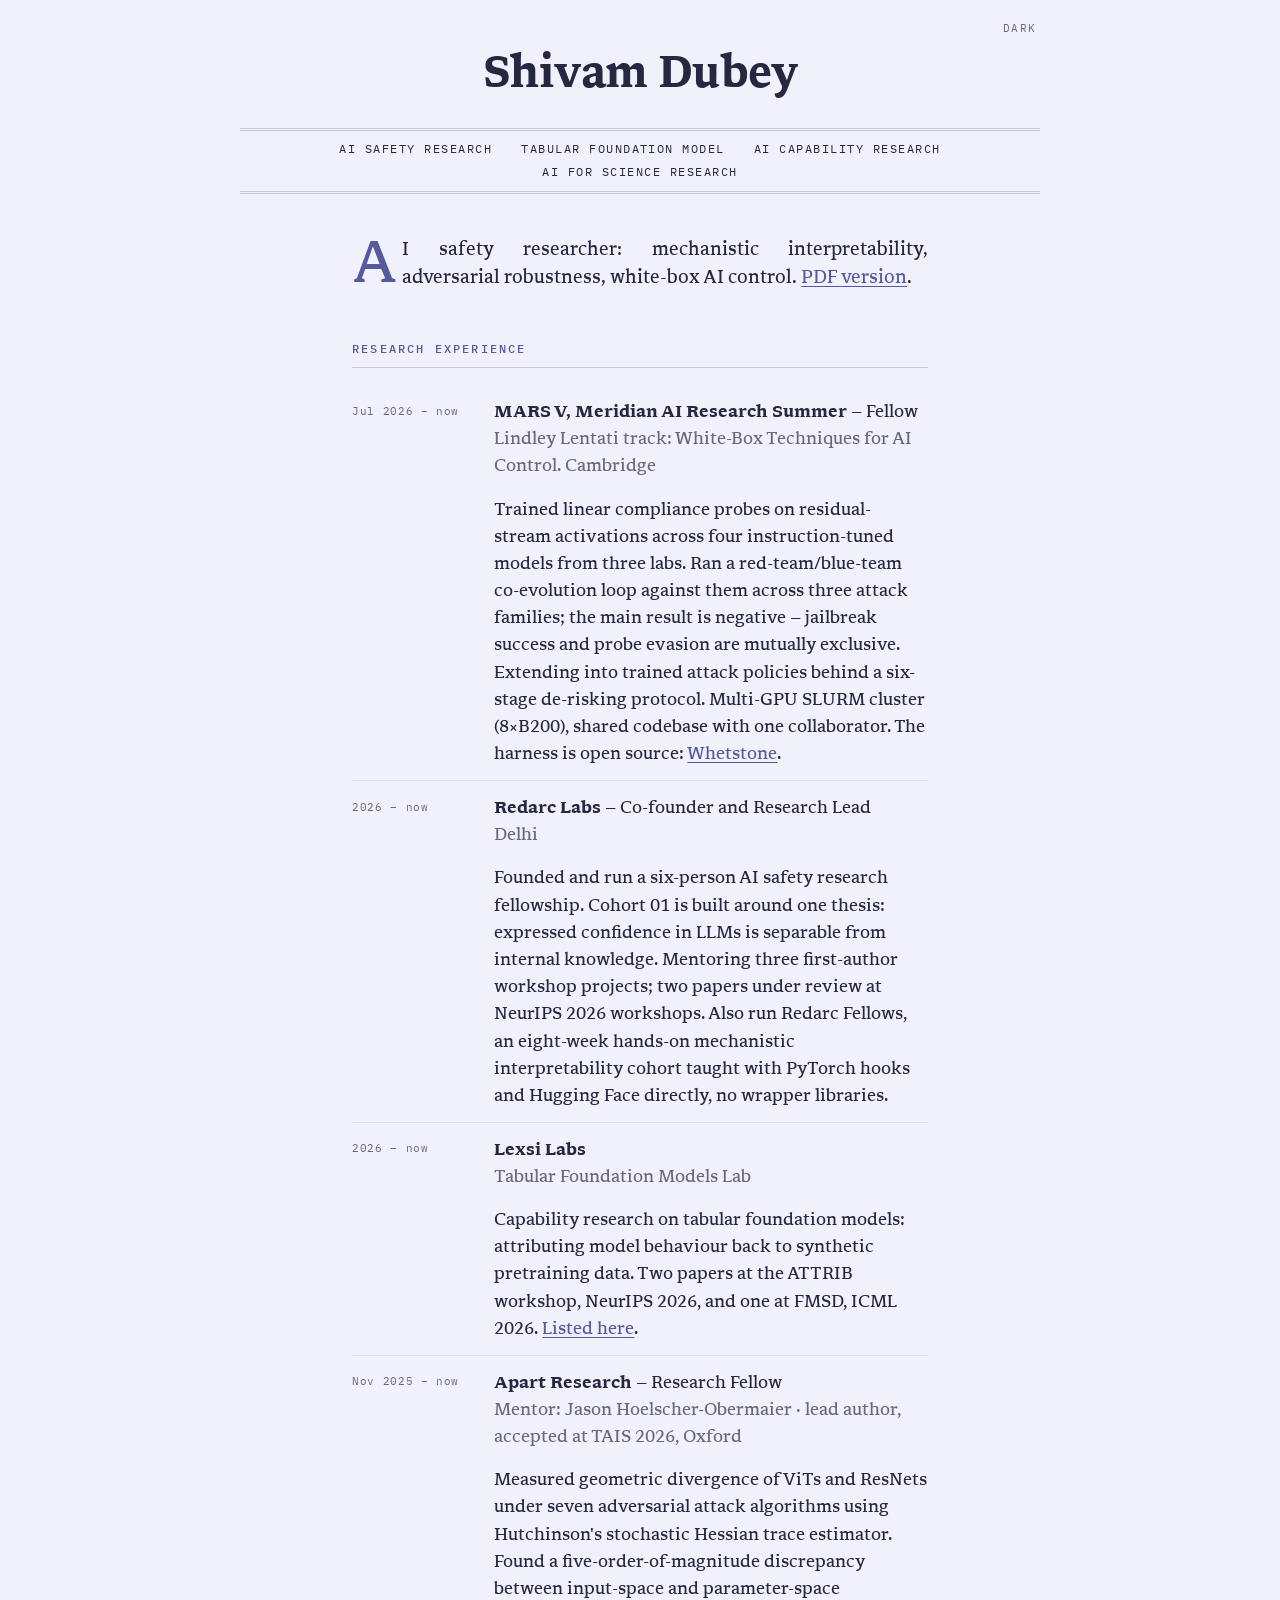
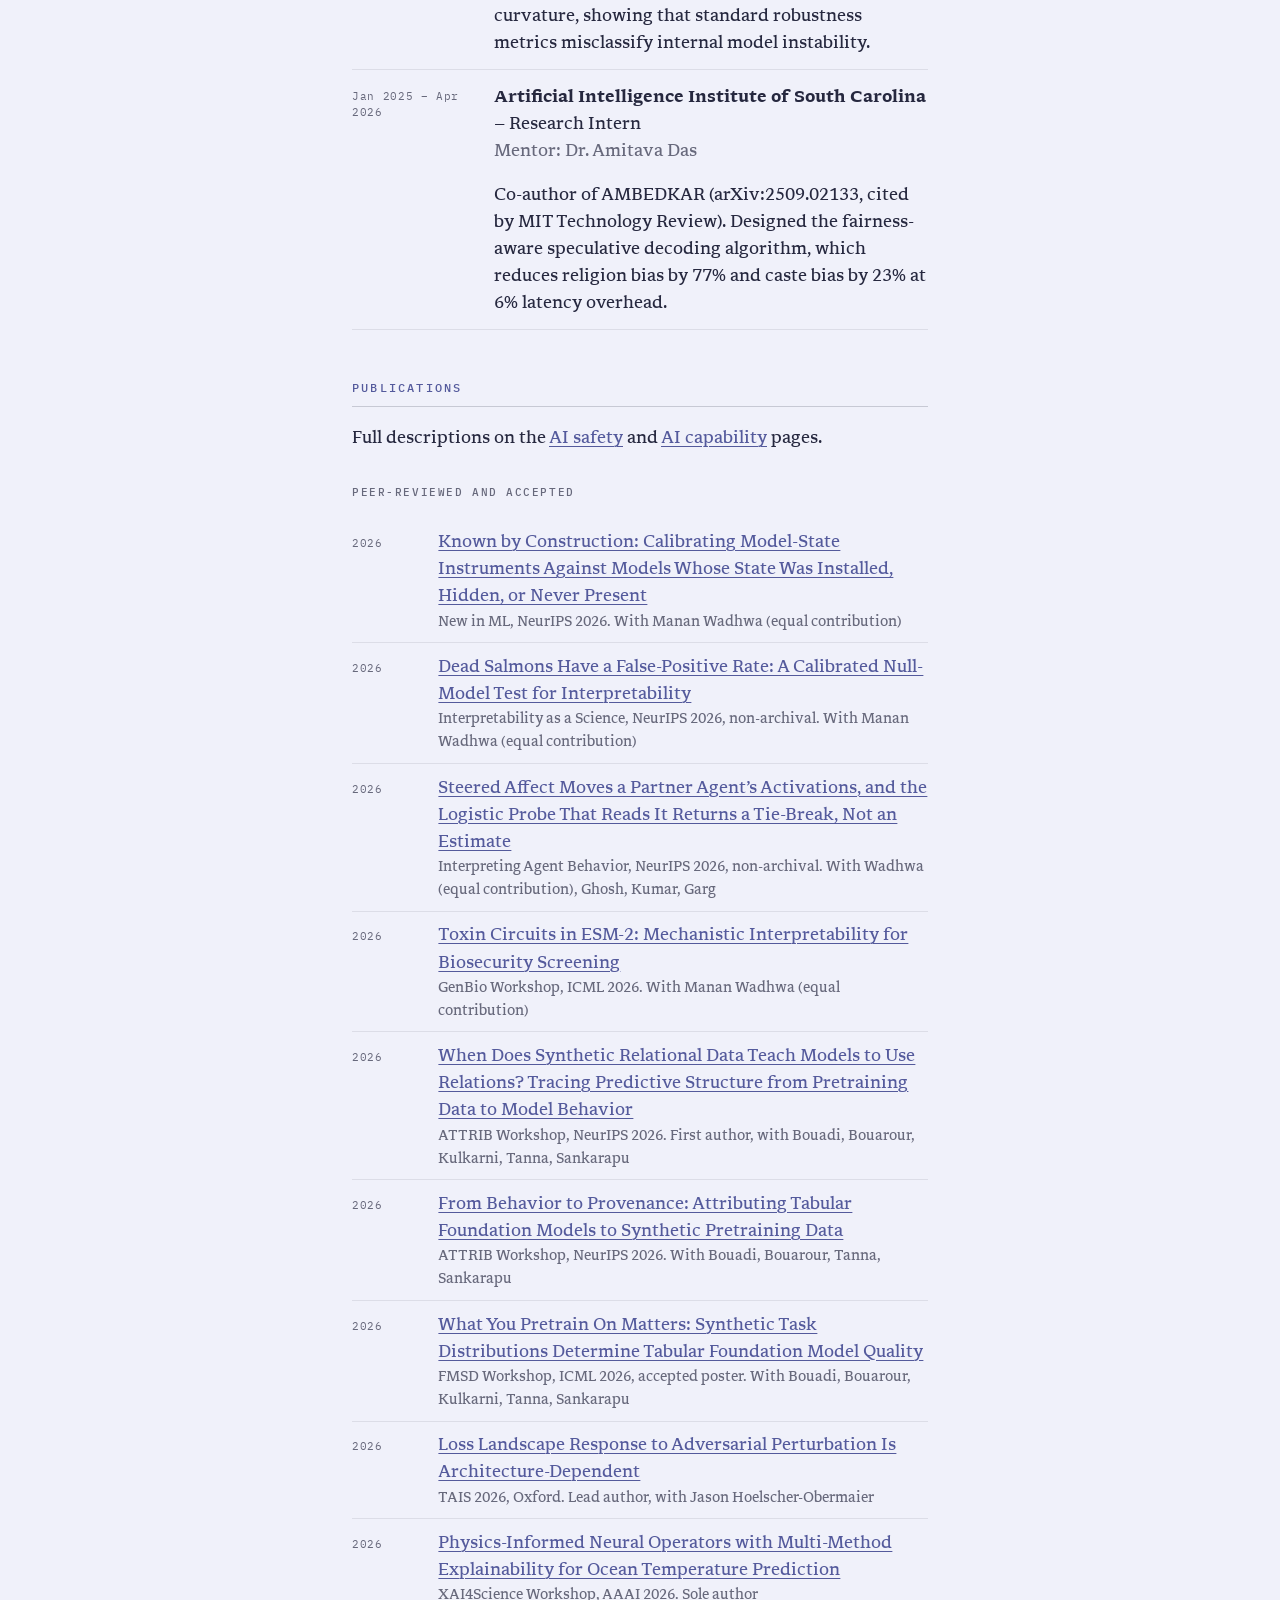
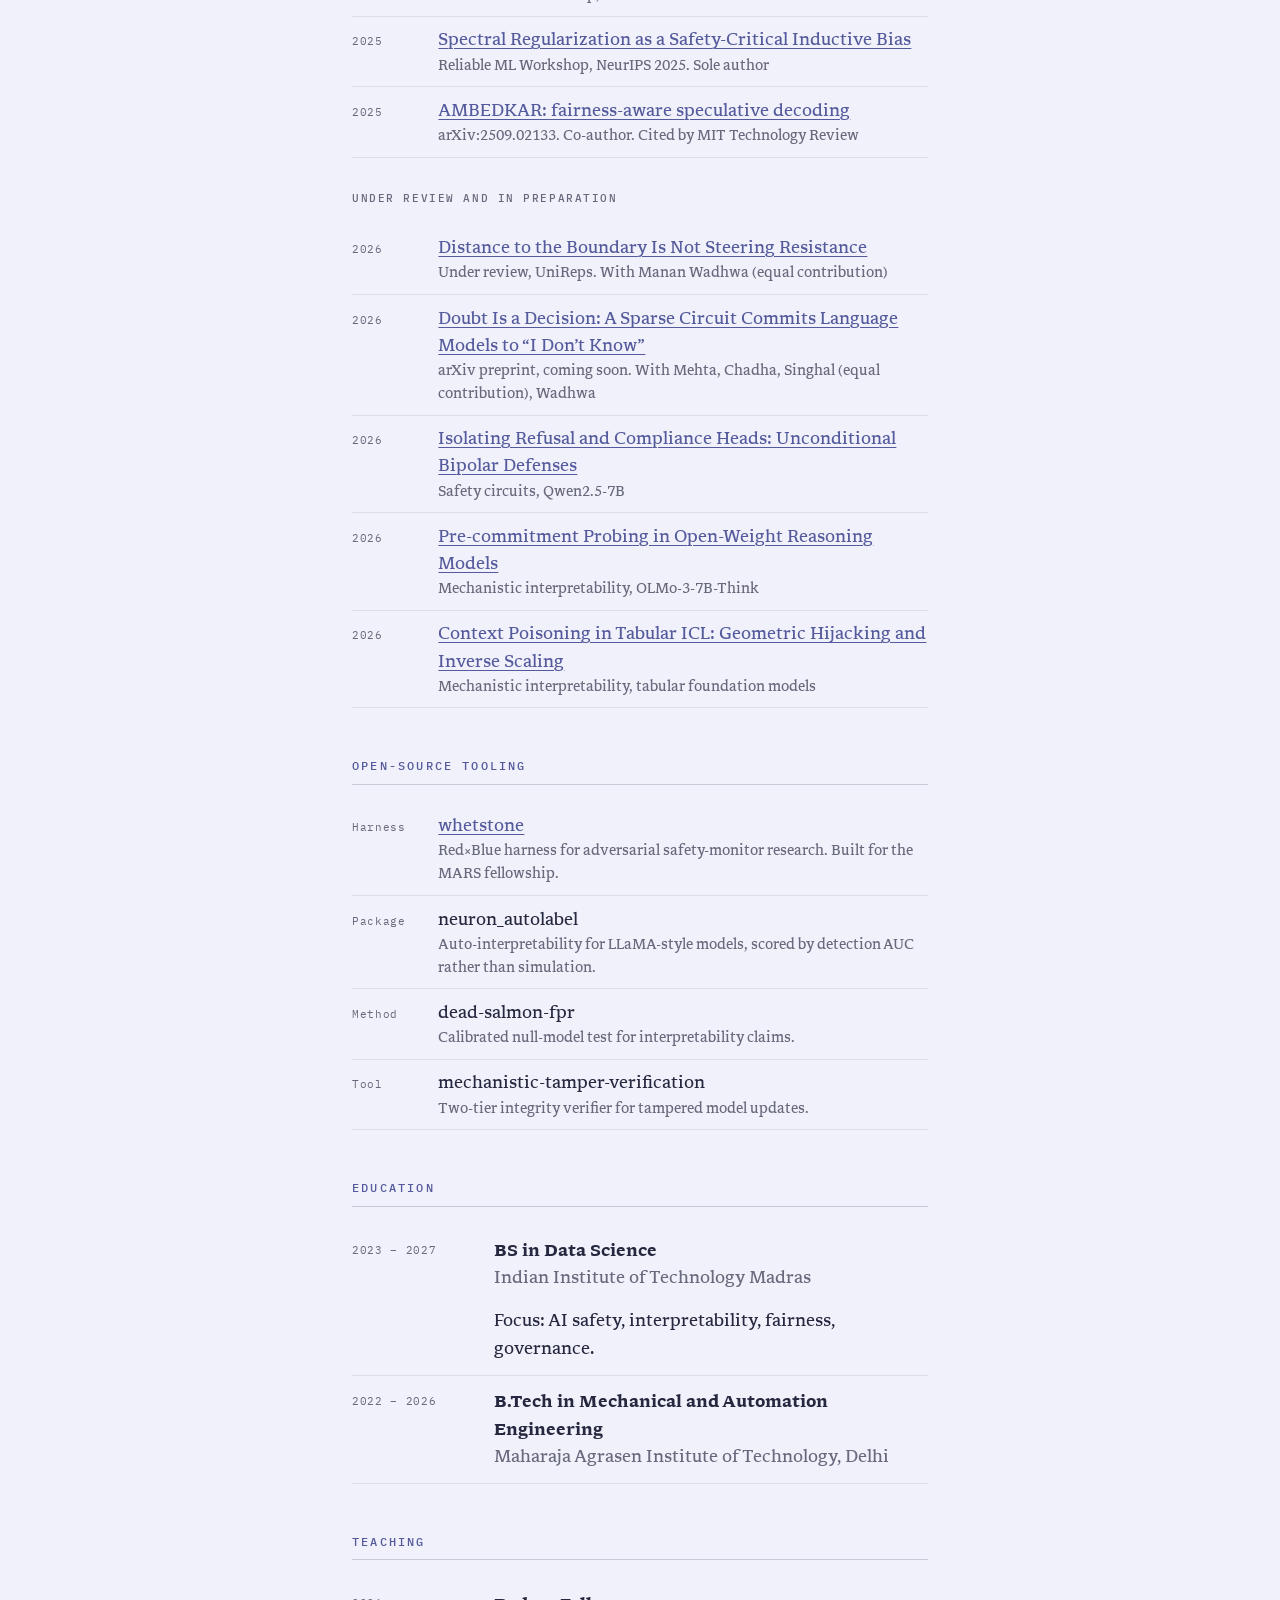
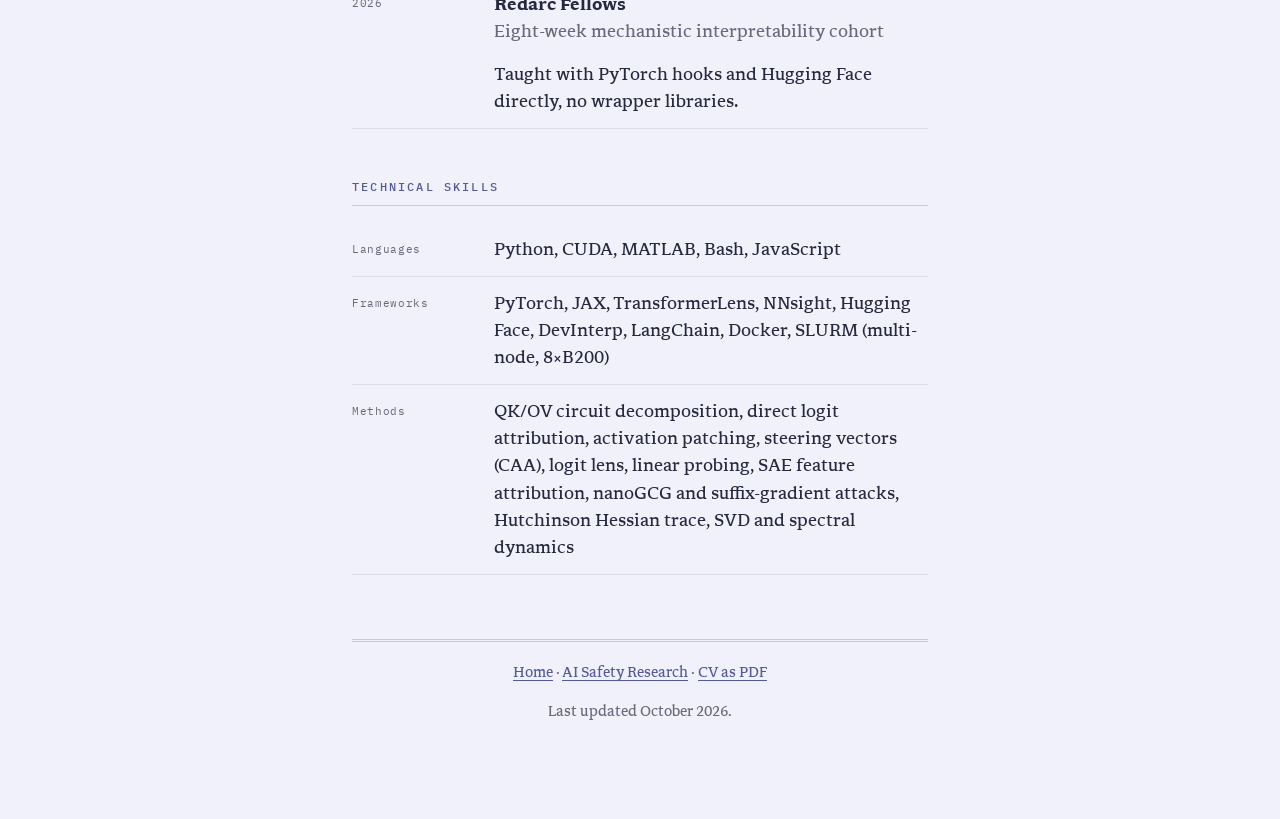
<file: cv.html>
<!DOCTYPE html>
<html lang="en">
<head>
<meta charset="UTF-8">
<meta name="viewport" content="width=device-width, initial-scale=1.0">

<title>CV &mdash; Shivam Dubey</title>
<meta name="description" content="Curriculum vitae of Shivam Dubey: AI safety, mechanistic interpretability, adversarial robustness.">

<meta property="og:type" content="website">
<meta property="og:title" content="CV &mdash; Shivam Dubey">
<meta property="og:url" content="https://punctualprocrastinator.github.io/cv.html">

<link rel="canonical" href="https://punctualprocrastinator.github.io/cv.html">
<link rel="icon" href="favicon.svg" type="image/svg+xml">
<link rel="stylesheet" href="main.css">
<!-- Applies a stored theme override before first paint, so there is no flash. -->
<script>try{var t=localStorage.getItem("theme");
if(t==="dark"||t==="light")document.documentElement.setAttribute("data-theme",t);}catch(e){}</script>
<script src="app.js" defer></script>
</head>

<body>
<a class="skip" href="#main">Skip to content</a>
<div class="wrap">

<header id="masthead">
    <button id="theme-toggle" type="button" aria-live="polite">Dark</button>
    <h1><a href="index.html">Shivam Dubey</a></h1>
</header>

<nav id="sitenav" aria-label="Research sections">
    <ul>
        <li><a href="safety.html">AI Safety Research</a></li>
        <li><a href="tabular.html">Tabular Foundation Model</a></li>
        <li><a href="capability.html">AI Capability Research</a></li>
        <li><a href="science.html">AI for Science Research</a></li>
    </ul>
</nav>

<main id="main">

    <!-- This page prints cleanly - nav, toggle and photo are hidden in the
         print styles - so Ctrl+P to PDF gives a serviceable copy. Drop your
         LaTeX PDF in as cv.pdf and the link below starts working. -->
    <p class="lead">AI safety researcher: mechanistic interpretability,
    adversarial robustness, white-box AI control.
    <a href="cv.pdf">PDF version</a>.</p>

    <h2>Research experience</h2>

    <div class="cv-item">
        <span class="when">Jul 2026 &ndash; now</span>
        <div class="what">
            <p><strong>MARS V, Meridian AI Research Summer</strong> &mdash; Fellow<br>
            <span class="where">Lindley Lentati track: White-Box Techniques for AI Control. Cambridge</span></p>
            <p>Trained linear compliance probes on residual-stream activations
            across four instruction-tuned models from three labs. Ran a
            red-team/blue-team co-evolution loop against them across three
            attack families; the main result is negative &mdash; jailbreak
            success and probe evasion are mutually exclusive. Extending into
            trained attack policies behind a six-stage de-risking protocol.
            Multi-GPU SLURM cluster (8&times;B200), shared codebase with one
            collaborator. The harness is open source:
            <a href="https://punctualprocrastinator.github.io/whetstone/" target="_blank" rel="noopener">Whetstone</a>.</p>
        </div>
    </div>

    <div class="cv-item">
        <span class="when">2026 &ndash; now</span>
        <div class="what">
            <p><strong>Redarc Labs</strong> &mdash; Co-founder and Research Lead<br>
            <span class="where">Delhi</span></p>
            <p>Founded and run a six-person AI safety research fellowship.
            Cohort 01 is built around one thesis: expressed confidence in LLMs
            is separable from internal knowledge. Mentoring three first-author
            workshop projects; two papers under review at NeurIPS 2026
            workshops. Also run Redarc Fellows, an eight-week hands-on
            mechanistic interpretability cohort taught with PyTorch hooks and
            Hugging Face directly, no wrapper libraries.</p>
        </div>
    </div>

    <!-- EDIT: Lexsi Labs was not on the CV PDF. Fill in your title and the
         dates, and correct the description. -->
    <!-- EDIT: add your start date and job title here when you want them shown. -->
    <div class="cv-item">
        <span class="when">2026 &ndash; now</span>
        <div class="what">
            <p><strong>Lexsi Labs</strong><br>
            <span class="where">Tabular Foundation Models Lab</span></p>
            <p>Capability research on tabular foundation models: attributing
            model behaviour back to synthetic pretraining data. Two papers at
            the ATTRIB workshop, NeurIPS 2026, and one at FMSD, ICML 2026.
            <a href="tabular.html">Listed here</a>.</p>
        </div>
    </div>

    <div class="cv-item">
        <span class="when">Nov 2025 &ndash; now</span>
        <div class="what">
            <p><strong>Apart Research</strong> &mdash; Research Fellow<br>
            <span class="where">Mentor: Jason Hoelscher-Obermaier &middot; lead author, accepted at TAIS 2026, Oxford</span></p>
            <p>Measured geometric divergence of ViTs and ResNets under seven
            adversarial attack algorithms using Hutchinson's stochastic Hessian
            trace estimator. Found a five-order-of-magnitude discrepancy
            between input-space and parameter-space curvature, showing that
            standard robustness metrics misclassify internal model
            instability.</p>
        </div>
    </div>

    <div class="cv-item">
        <span class="when">Jan 2025 &ndash; Apr 2026</span>
        <div class="what">
            <p><strong>Artificial Intelligence Institute of South Carolina</strong> &mdash; Research Intern<br>
            <span class="where">Mentor: Dr. Amitava Das</span></p>
            <p>Co-author of AMBEDKAR (arXiv:2509.02133, cited by MIT Technology
            Review). Designed the fairness-aware speculative decoding
            algorithm, which reduces religion bias by 77% and caste bias by 23%
            at 6% latency overhead.</p>
        </div>
    </div>

    <h2>Publications</h2>
    <p>Full descriptions on the <a href="safety.html">AI safety</a> and
    <a href="tabular.html">AI capability</a> pages.</p>

    <h4>Peer-reviewed and accepted</h4>
    <ul class="entries">
        <li>
            <span class="date">2026</span>
            <span class="what"><a href="safety.html">Known by Construction: Calibrating Model-State Instruments Against Models Whose State Was Installed, Hidden, or Never Present</a>
                <span class="note">New in ML, NeurIPS 2026. With Manan Wadhwa (equal contribution)</span></span>
        </li>
        <li>
            <span class="date">2026</span>
            <span class="what"><a href="safety.html">Dead Salmons Have a False-Positive Rate: A Calibrated Null-Model Test for Interpretability</a>
                <span class="note">Interpretability as a Science, NeurIPS 2026, non-archival. With Manan Wadhwa (equal contribution)</span></span>
        </li>
        <li>
            <span class="date">2026</span>
            <span class="what"><a href="safety.html">Steered Affect Moves a Partner Agent&rsquo;s Activations, and the Logistic Probe That Reads It Returns a Tie-Break, Not an Estimate</a>
                <span class="note">Interpreting Agent Behavior, NeurIPS 2026, non-archival. With Wadhwa (equal contribution), Ghosh, Kumar, Garg</span></span>
        </li>
        <li>
            <span class="date">2026</span>
            <span class="what"><a href="safety.html">Toxin Circuits in ESM-2: Mechanistic Interpretability for Biosecurity Screening</a>
                <span class="note">GenBio Workshop, ICML 2026. With Manan Wadhwa (equal contribution)</span></span>
        </li>
        <li>
            <span class="date">2026</span>
            <span class="what"><a href="tabular.html">When Does Synthetic Relational Data Teach Models to Use Relations? Tracing Predictive Structure from Pretraining Data to Model Behavior</a>
                <span class="note">ATTRIB Workshop, NeurIPS 2026. First author, with Bouadi, Bouarour, Kulkarni, Tanna, Sankarapu</span></span>
        </li>
        <li>
            <span class="date">2026</span>
            <span class="what"><a href="tabular.html">From Behavior to Provenance: Attributing Tabular Foundation Models to Synthetic Pretraining Data</a>
                <span class="note">ATTRIB Workshop, NeurIPS 2026. With Bouadi, Bouarour, Tanna, Sankarapu</span></span>
        </li>
        <li>
            <span class="date">2026</span>
            <span class="what"><a href="tabular.html">What You Pretrain On Matters: Synthetic Task Distributions Determine Tabular Foundation Model Quality</a>
                <span class="note">FMSD Workshop, ICML 2026, accepted poster. With Bouadi, Bouarour, Kulkarni, Tanna, Sankarapu</span></span>
        </li>
        <li>
            <span class="date">2026</span>
            <span class="what"><a href="safety.html">Loss Landscape Response to Adversarial Perturbation Is Architecture-Dependent</a>
                <span class="note">TAIS 2026, Oxford. Lead author, with Jason Hoelscher-Obermaier</span></span>
        </li>
        <li>
            <span class="date">2026</span>
            <span class="what"><a href="tabular.html">Physics-Informed Neural Operators with Multi-Method Explainability for Ocean Temperature Prediction</a>
                <span class="note">XAI4Science Workshop, AAAI 2026. Sole author</span></span>
        </li>
        <li>
            <span class="date">2025</span>
            <span class="what"><a href="safety.html">Spectral Regularization as a Safety-Critical Inductive Bias</a>
                <span class="note">Reliable ML Workshop, NeurIPS 2025. Sole author</span></span>
        </li>
        <li>
            <span class="date">2025</span>
            <span class="what"><a href="https://arxiv.org/abs/2509.02133" target="_blank" rel="noopener">AMBEDKAR: fairness-aware speculative decoding</a>
                <span class="note">arXiv:2509.02133. Co-author. Cited by MIT Technology Review</span></span>
        </li>
    </ul>

    <h4>Under review and in preparation</h4>
    <ul class="entries">
        <li>
            <span class="date">2026</span>
            <span class="what"><a href="safety.html">Distance to the Boundary Is Not Steering Resistance</a>
                <span class="note">Under review, UniReps. With Manan Wadhwa (equal contribution)</span></span>
        </li>
        <li>
            <span class="date">2026</span>
            <span class="what"><a href="safety.html">Doubt Is a Decision: A Sparse Circuit Commits Language Models to &ldquo;I Don&rsquo;t Know&rdquo;</a>
                <span class="note">arXiv preprint, coming soon. With Mehta, Chadha, Singhal (equal contribution), Wadhwa</span></span>
        </li>
        <li>
            <span class="date">2026</span>
            <span class="what"><a href="safety.html">Isolating Refusal and Compliance Heads: Unconditional Bipolar Defenses</a>
                <span class="note">Safety circuits, Qwen2.5-7B</span></span>
        </li>
        <li>
            <span class="date">2026</span>
            <span class="what"><a href="safety.html">Pre-commitment Probing in Open-Weight Reasoning Models</a>
                <span class="note">Mechanistic interpretability, OLMo-3-7B-Think</span></span>
        </li>
        <li>
            <span class="date">2026</span>
            <span class="what"><a href="safety.html">Context Poisoning in Tabular ICL: Geometric Hijacking and Inverse Scaling</a>
                <span class="note">Mechanistic interpretability, tabular foundation models</span></span>
        </li>
    </ul>

    <h2>Open-source tooling</h2>
    <ul class="entries">
        <li>
            <span class="date">Harness</span>
            <span class="what"><a href="https://github.com/punctualprocrastinator/whetstone" target="_blank" rel="noopener">whetstone</a>
                <span class="note">Red&times;Blue harness for adversarial safety-monitor research. Built for the MARS fellowship.</span></span>
        </li>
        <li>
            <span class="date">Package</span>
            <span class="what">neuron_autolabel
                <span class="note">Auto-interpretability for LLaMA-style models, scored by detection AUC rather than simulation.</span></span>
        </li>
        <li>
            <span class="date">Method</span>
            <span class="what">dead-salmon-fpr
                <span class="note">Calibrated null-model test for interpretability claims.</span></span>
        </li>
        <li>
            <span class="date">Tool</span>
            <span class="what">mechanistic-tamper-verification
                <span class="note">Two-tier integrity verifier for tampered model updates.</span></span>
        </li>
    </ul>

    <h2>Education</h2>
    <div class="cv-item">
        <span class="when">2023 &ndash; 2027</span>
        <div class="what">
            <p><strong>BS in Data Science</strong><br>
            <span class="where">Indian Institute of Technology Madras</span></p>
            <p>Focus: AI safety, interpretability, fairness, governance.</p>
        </div>
    </div>
    <div class="cv-item">
        <span class="when">2022 &ndash; 2026</span>
        <div class="what">
            <p><strong>B.Tech in Mechanical and Automation Engineering</strong><br>
            <span class="where">Maharaja Agrasen Institute of Technology, Delhi</span></p>
        </div>
    </div>

    <h2>Teaching</h2>
    <div class="cv-item">
        <span class="when">2026</span>
        <div class="what">
            <p><strong>Redarc Fellows</strong><br>
            <span class="where">Eight-week mechanistic interpretability cohort</span></p>
            <p>Taught with PyTorch hooks and Hugging Face directly, no wrapper
            libraries.</p>
        </div>
    </div>

    <h2>Technical skills</h2>
    <div class="cv-item">
        <span class="when">Languages</span>
        <div class="what"><p>Python, CUDA, MATLAB, Bash, JavaScript</p></div>
    </div>
    <div class="cv-item">
        <span class="when">Frameworks</span>
        <div class="what"><p>PyTorch, JAX, TransformerLens, NNsight, Hugging Face,
            DevInterp, LangChain, Docker, SLURM (multi-node, 8&times;B200)</p></div>
    </div>
    <div class="cv-item">
        <span class="when">Methods</span>
        <div class="what"><p>QK/OV circuit decomposition, direct logit attribution,
            activation patching, steering vectors (CAA), logit lens, linear probing,
            SAE feature attribution, nanoGCG and suffix-gradient attacks,
            Hutchinson Hessian trace, SVD and spectral dynamics</p></div>
    </div>

</main>

<footer>
    <p><a href="index.html">Home</a> &middot;
       <a href="safety.html">AI Safety Research</a> &middot;
       <a href="cv.pdf">CV as PDF</a></p>
    <p>Last updated <time datetime="2026-10">October 2026</time>.</p>
</footer>

</div>
</body>
</html>
</file>
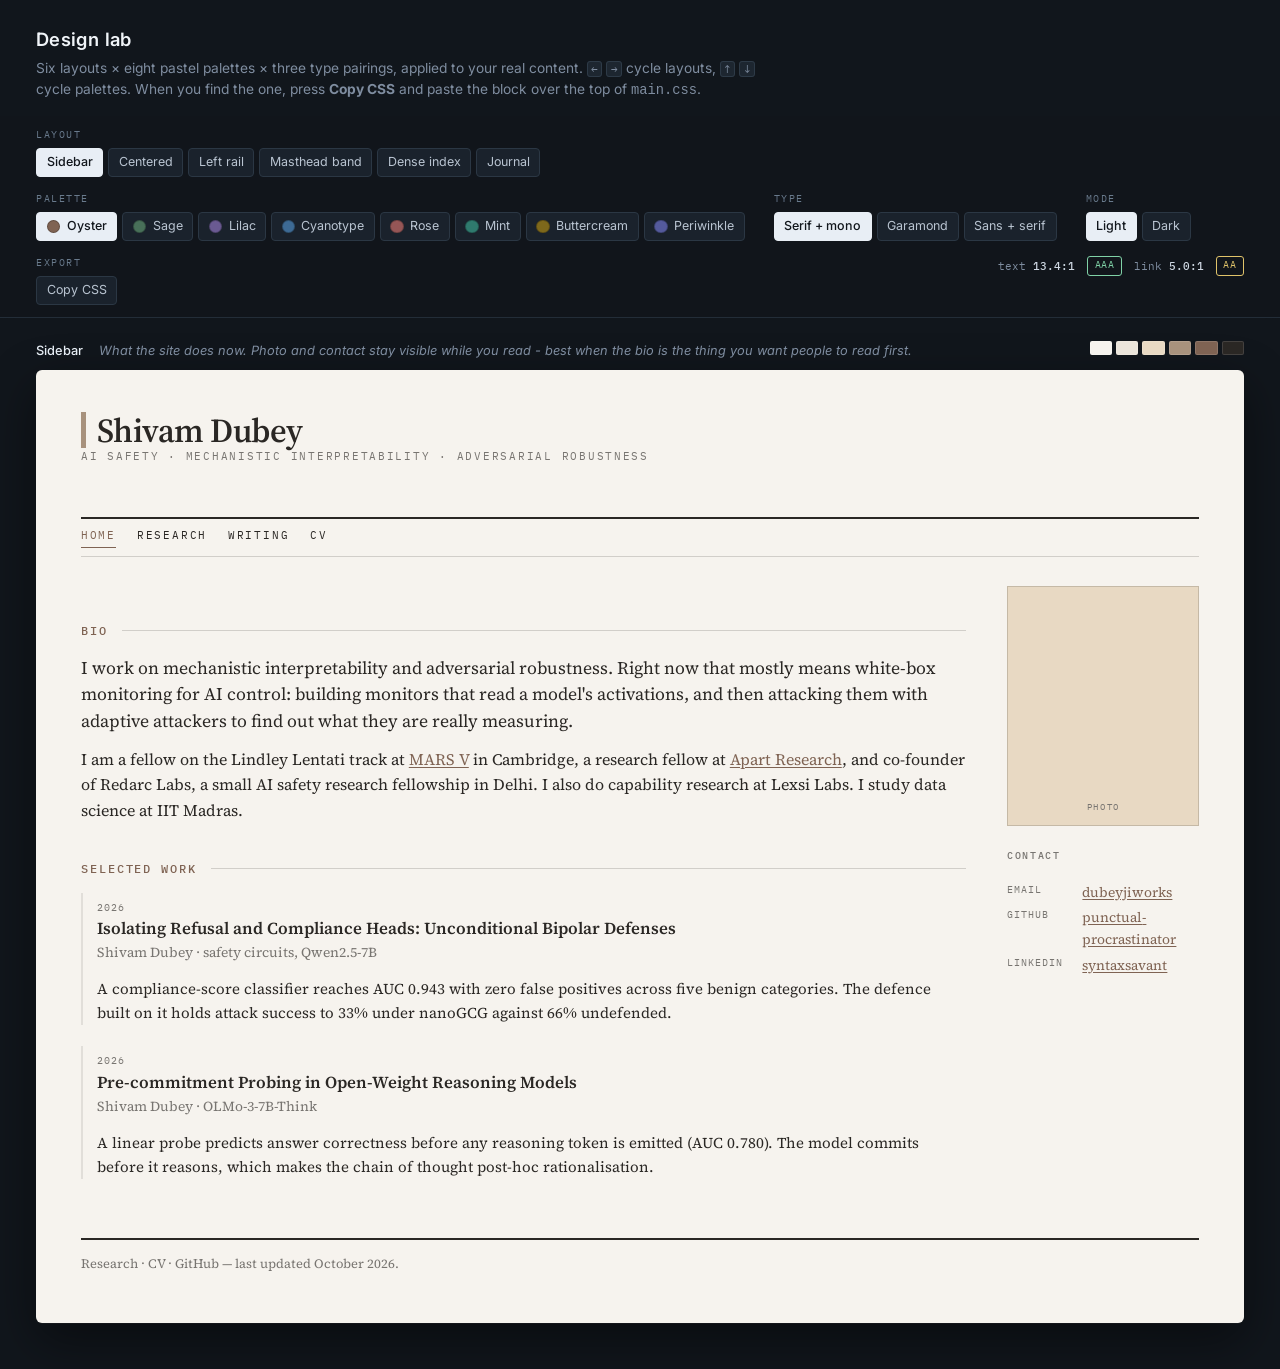
<file: design-lab.html>
<!DOCTYPE html>
<html lang="en">
<head>
<meta charset="UTF-8">
<meta name="viewport" content="width=device-width, initial-scale=1.0">
<title>Design lab &mdash; Shivam Dubey</title>

<!-- A scratch file for choosing a look. Not part of the site: delete it
     before pushing, or leave it - nothing links to it. Six layouts, eight
     pastel palettes, three type pairings, light and dark. Pick a
     combination and press "Copy CSS" to get the block for main.css. -->

<link href="https://fonts.googleapis.com/css2?family=Source+Serif+4:ital,opsz,wght@0,8..60,300..700;1,8..60,300..700&family=IBM+Plex+Mono:wght@400;500&family=EB+Garamond:ital,wght@0,400..700;1,400..600&family=Inter:wght@400;500;600&display=swap" rel="stylesheet">

<style>
/* ===================================================================
   1. The lab chrome (neutral, deliberately not part of the design)
   =================================================================== */

* { box-sizing: border-box; }

body {
    margin: 0;
    background: #11161c;
    color: #cfd8e3;
    font-family: 'Inter', system-ui, sans-serif;
    font-size: 15px;
    line-height: 1.5;
}

.lab-head {
    max-width: 78rem;
    margin: 0 auto;
    padding: 1.6rem 1.25rem 0.9rem;
}
.lab-head h1 {
    margin: 0 0 0.3rem;
    font-size: 1.15rem;
    font-weight: 600;
    letter-spacing: 0.02em;
    color: #f0f4f8;
}
.lab-head p { margin: 0; color: #7f8da0; max-width: 46rem; font-size: 0.86rem; }
.lab-head kbd {
    font-family: 'IBM Plex Mono', monospace;
    font-size: 0.78em;
    background: #1d2630;
    border: 1px solid #2d3a47;
    border-radius: 3px;
    padding: 0 0.3em;
}

.controls {
    position: sticky;
    top: 0;
    z-index: 20;
    background: rgba(17, 22, 28, 0.94);
    backdrop-filter: blur(8px);
    border-bottom: 1px solid #232d38;
}
.controls-inner {
    max-width: 78rem;
    margin: 0 auto;
    padding: 0.75rem 1.25rem;
    display: flex;
    flex-wrap: wrap;
    gap: 0.9rem 1.8rem;
    align-items: flex-start;
}
.group { display: flex; flex-direction: column; gap: 0.35rem; }
.group > span {
    font-family: 'IBM Plex Mono', monospace;
    font-size: 0.6rem;
    letter-spacing: 0.16em;
    text-transform: uppercase;

    color: #697a8c;
}
.chips { display: flex; flex-wrap: wrap; gap: 0.3rem; }

.chip {
    font: inherit;
    font-size: 0.78rem;
    color: #b9c4d1;
    background: #1a222c;
    border: 1px solid #2b3744;
    border-radius: 4px;
    padding: 0.28rem 0.6rem;
    cursor: pointer;
    display: inline-flex;
    align-items: center;
    gap: 0.4rem;
    white-space: nowrap;
}
.chip:hover { border-color: #46586b; color: #e6edf4; }
.chip[aria-pressed="true"] {
    background: #e8eef5;
    border-color: #e8eef5;
    color: #11161c;
    font-weight: 500;
}
.chip:focus-visible { outline: 2px solid #7fb0e0; outline-offset: 2px; }

.chip .dot {
    width: 0.85rem;
    height: 0.85rem;
    border-radius: 50%;
    border: 1px solid rgba(0, 0, 0, 0.25);
    flex: none;
}

.readout {
    margin-left: auto;
    display: flex;
    align-items: center;
    gap: 0.75rem;
    font-family: 'IBM Plex Mono', monospace;
    font-size: 0.68rem;
    color: #7f8da0;
}
.readout b { color: #cfd8e3; font-weight: 500; }
.badge {
    padding: 0.1rem 0.4rem;
    border-radius: 3px;
    border: 1px solid currentColor;
    font-size: 0.62rem;
    letter-spacing: 0.06em;
}
.badge.ok   { color: #7fd1a6; }
.badge.mid  { color: #e0c36a; }
.badge.bad  { color: #e08a7f; }

/* the preview frame */
.stage-wrap { max-width: 78rem; margin: 1.4rem auto 0; padding: 0 1.25rem 3rem; }
.stage {
    border-radius: 6px;
    overflow: hidden;
    box-shadow: 0 1px 0 rgba(255,255,255,0.04), 0 18px 50px rgba(0,0,0,0.45);
}
.caption-bar {
    display: flex;
    flex-wrap: wrap;
    gap: 0.5rem 1rem;
    align-items: baseline;
    margin: 0 0 0.6rem;
    font-size: 0.8rem;
    color: #7f8da0;
}
.caption-bar b { color: #e6edf4; font-weight: 500; }
.caption-bar .why { font-style: italic; }

.swatches { display: flex; gap: 0.25rem; margin-left: auto; }
.swatches i {
    width: 1.4rem; height: 0.9rem; border-radius: 2px;
    border: 1px solid rgba(255,255,255,0.12);
}

/* ===================================================================
   2. Palettes. Six variables each; everything else is derived.
   =================================================================== */

.stage {
    --rule:     color-mix(in srgb, var(--ink) 18%, transparent);
    --hairline: color-mix(in srgb, var(--ink) 10%, transparent);
    --muted:    color-mix(in srgb, var(--ink) 62%, var(--paper));
}

/* --- light ------------------------------------------------------- */
.stage[data-palette="oyster"]      { --paper:#f6f3ee; --paper2:#ebe5db; --ink:#2a2724; --accent:#7f6353; --accent2:#a8927d; --hl:#e8d9c3; }
.stage[data-palette="sage"]        { --paper:#eef2ec; --paper2:#e0e8dd; --ink:#22302a; --accent:#487059; --accent2:#8aa78f; --hl:#d4e4d2; }
.stage[data-palette="lilac"]       { --paper:#f4f1f8; --paper2:#e9e3f2; --ink:#2c2838; --accent:#6a5a92; --accent2:#9b8fb8; --hl:#e0d8f0; }
.stage[data-palette="cyanotype"]   { --paper:#eef2f7; --paper2:#dfe8f1; --ink:#1c2a3a; --accent:#3d6a94; --accent2:#7fa3c2; --hl:#d4e3f1; }
.stage[data-palette="rose"]        { --paper:#faf2f0; --paper2:#f1e2df; --ink:#342828; --accent:#955656; --accent2:#c99a97; --hl:#f2dcd8; }
.stage[data-palette="mint"]        { --paper:#ecf4f1; --paper2:#dcebe6; --ink:#1e3330; --accent:#2f7a6e; --accent2:#7fb3a8; --hl:#cfe8e0; }
.stage[data-palette="buttercream"] { --paper:#faf5e8; --paper2:#f0e8d3; --ink:#312d20; --accent:#7e681b; --accent2:#b9a35a; --hl:#efe2bb; }
.stage[data-palette="periwinkle"]  { --paper:#f0f1fa; --paper2:#e2e4f4; --ink:#26283f; --accent:#545a9c; --accent2:#9095ca; --hl:#dcdef4; }

/* --- dark -------------------------------------------------------- */
.stage[data-mode="dark"][data-palette="oyster"]      { --paper:#1a1816; --paper2:#23201d; --ink:#ece6dd; --accent:#d3a98c; --accent2:#a98f7b; --hl:#3a332b; }
.stage[data-mode="dark"][data-palette="sage"]        { --paper:#141917; --paper2:#1d2420; --ink:#e2e9e2; --accent:#8fc5a4; --accent2:#6f9a7e; --hl:#27332c; }
.stage[data-mode="dark"][data-palette="lilac"]       { --paper:#17151d; --paper2:#201d29; --ink:#e8e4f0; --accent:#b3a3dd; --accent2:#8a7cb0; --hl:#2e2940; }
.stage[data-mode="dark"][data-palette="cyanotype"]   { --paper:#121820; --paper2:#1a222c; --ink:#e0e8f2; --accent:#8fc0e8; --accent2:#6e94b8; --hl:#24303e; }
.stage[data-mode="dark"][data-palette="rose"]        { --paper:#1c1616; --paper2:#261e1e; --ink:#f0e4e2; --accent:#dfa09c; --accent2:#b07d79; --hl:#3a2b2a; }
.stage[data-mode="dark"][data-palette="mint"]        { --paper:#111b19; --paper2:#192422; --ink:#ddeae6; --accent:#76c9b8; --accent2:#5a9c8f; --hl:#203531; }
.stage[data-mode="dark"][data-palette="buttercream"] { --paper:#1a1812; --paper2:#23201a; --ink:#efe8d6; --accent:#d8c070; --accent2:#ab9752; --hl:#332d1e; }
.stage[data-mode="dark"][data-palette="periwinkle"]  { --paper:#15161f; --paper2:#1d1f2b; --ink:#e4e6f4; --accent:#a6abe8; --accent2:#7f85b8; --hl:#2a2d3f; }

/* ===================================================================
   3. Type pairings
   =================================================================== */

.stage[data-type="ruled"] {
    --f-body:  'Source Serif 4', Georgia, serif;
    --f-head:  'Source Serif 4', Georgia, serif;
    --f-label: 'IBM Plex Mono', ui-monospace, monospace;
    --label-tr: uppercase; --label-ls: 0.16em; --label-sz: 0.76rem;
    --body-sz: 1.0rem;
}
.stage[data-type="classic"] {
    --f-body:  'EB Garamond', Garamond, 'Times New Roman', serif;
    --f-head:  'EB Garamond', Garamond, serif;
    --f-label: 'EB Garamond', Garamond, serif;
    --label-tr: uppercase; --label-ls: 0.22em; --label-sz: 0.9rem;
    --body-sz: 1.12rem;
}
.stage[data-type="modern"] {
    --f-body:  'Inter', system-ui, sans-serif;
    --f-head:  'Source Serif 4', Georgia, serif;
    --f-label: 'Inter', system-ui, sans-serif;
    --label-tr: uppercase; --label-ls: 0.13em; --label-sz: 0.7rem;
    --body-sz: 0.95rem;
}

/* ===================================================================
   4. The mock site - shared base
   =================================================================== */

.site {
    background: var(--paper);
    color: var(--ink);
    font-family: var(--f-body);
    font-size: var(--body-sz);
    line-height: 1.6;
    padding: 2.6rem 2.8rem 2.2rem;
    min-height: 32rem;
}

.site h1 {
    margin: 0;
    font-family: var(--f-head);
    font-size: 2.1rem;
    font-weight: 600;
    line-height: 1.1;
    letter-spacing: -0.015em;
}
.m-sub {
    margin: 0.4rem 0 0;
    font-family: var(--f-label);
    font-size: 0.68rem;
    letter-spacing: var(--label-ls);
    text-transform: var(--label-tr);
    color: var(--muted);
}
.site h2 {
    display: flex;
    align-items: center;
    gap: 0.9rem;
    margin: 2.2rem 0 0.9rem;
    font-family: var(--f-label);
    font-size: var(--label-sz);
    font-weight: 500;
    letter-spacing: var(--label-ls);
    text-transform: var(--label-tr);
    color: var(--accent);
}
.site h2::after { content: ''; flex: 1; height: 1px; background: var(--rule); }
.site h3 {
    margin: 0 0 0.15rem;
    font-family: var(--f-head);
    font-size: 1.05rem;
    font-weight: 600;
    line-height: 1.3;
}
.site h4 {
    margin: 1.4rem 0 0.4rem;
    font-family: var(--f-label);
    font-size: 0.64rem;
    font-weight: 500;
    letter-spacing: var(--label-ls);
    text-transform: var(--label-tr);
    color: var(--muted);
}
.site p { margin: 0 0 0.8rem; }
.m-lead { font-size: 1.1em; line-height: 1.5; }
.site a { color: var(--accent); text-decoration: underline; text-underline-offset: 2px; }

.m-nav { display: flex; flex-wrap: wrap; gap: 0 1.3rem; }
.m-nav a {
    font-family: var(--f-label);
    font-size: 0.7rem;
    letter-spacing: var(--label-ls);
    text-transform: var(--label-tr);
    color: var(--ink);
    text-decoration: none;
    padding-bottom: 2px;
    border-bottom: 1px solid transparent;
}
.m-nav a.on { color: var(--accent); border-bottom-color: var(--accent); }

.m-pub { margin: 0 0 1.3rem; }
.m-authors { margin: 0.1rem 0 0.3rem; font-size: 0.86em; color: var(--muted); }
.m-abs { margin: 0; font-size: 0.94em; }
.m-year {
    font-family: var(--f-label);
    font-size: 0.64rem;
    letter-spacing: 0.08em;
    color: var(--muted);
}

.m-photo {
    aspect-ratio: 4 / 5;
    background: var(--hl);
    border: 1px solid var(--rule);
    display: flex;
    align-items: flex-end;
    justify-content: center;
    padding-bottom: 0.6rem;
    font-family: var(--f-label);
    font-size: 0.58rem;
    letter-spacing: 0.18em;
    text-transform: uppercase;
    color: var(--muted);
}
.m-contact { list-style: none; margin: 1.1rem 0 0; padding: 0; font-size: 0.86em; }
.m-contact li { margin: 0.2rem 0; display: flex; gap: 0.5rem; }
.m-contact .k {
    font-family: var(--f-label);
    font-size: 0.6rem;
    letter-spacing: 0.1em;
    text-transform: uppercase;
    color: var(--muted);
    min-width: 4.2rem;
}
.m-foot {
    margin-top: 2.4rem;
    padding-top: 0.9rem;
    border-top: 2px solid var(--ink);
    font-size: 0.8em;
    color: var(--muted);
}

/* ===================================================================
   5. Layout A - SIDEBAR  (what the site does today)
   =================================================================== */

.stage[data-layout="sidebar"] .m-head {
    display: flex;
    flex-wrap: wrap;
    align-items: flex-end;
    justify-content: space-between;
    gap: 1rem;
}
.stage[data-layout="sidebar"] h1 {
    padding-left: 0.7rem;
    border-left: 5px solid var(--accent2);
}
.stage[data-layout="sidebar"] .m-nav {
    width: 100%;
    margin-top: 1.4rem;
    padding: 0.5rem 0;
    border-top: 2px solid var(--ink);
    border-bottom: 1px solid var(--rule);
}
.stage[data-layout="sidebar"] .m-body {
    display: grid;
    grid-template-columns: minmax(0, 1fr) 12rem;
    gap: 2.6rem;
    align-items: start;
    margin-top: 1.8rem;
}
.stage[data-layout="sidebar"] .m-pub {
    padding-left: 0.9rem;
    border-left: 2px solid var(--hairline);
}

/* ===================================================================
   6. Layout B - CENTERED COLUMN
   =================================================================== */

.stage[data-layout="centered"] .site { padding-top: 3.4rem; }
.stage[data-layout="centered"] .m-head { text-align: center; }
.stage[data-layout="centered"] .m-nav {
    justify-content: center;
    margin-top: 1.3rem;
    padding: 0.6rem 0;
    border-top: 1px solid var(--rule);
    border-bottom: 1px solid var(--rule);
}
.stage[data-layout="centered"] .m-body {
    max-width: 34rem;
    margin: 2rem auto 0;
}
.stage[data-layout="centered"] .site h2 { justify-content: center; }
.stage[data-layout="centered"] .site h2::before {
    content: ''; flex: 1; height: 1px; background: var(--rule);
}
.stage[data-layout="centered"] .m-side {
    margin-top: 2.4rem;
    text-align: center;
}
.stage[data-layout="centered"] .m-photo {
    width: 9rem;
    margin: 0 auto;
}
.stage[data-layout="centered"] .m-contact li { justify-content: center; }
.stage[data-layout="centered"] .m-contact .k { min-width: 0; }
.stage[data-layout="centered"] .m-foot { text-align: center; }

/* ===================================================================
   7. Layout C - LEFT RAIL
   =================================================================== */

.stage[data-layout="rail"] .site {
    display: grid;
    grid-template-columns: 12rem minmax(0, 1fr);
    grid-template-areas:
        "id   main"
        "nav  main"
        "side main"
        "pad  foot";
    gap: 0 2.8rem;
    align-items: start;
}
.stage[data-layout="rail"] .m-head,
.stage[data-layout="rail"] .m-body { display: contents; }
.stage[data-layout="rail"] .m-id   { grid-area: id; }
.stage[data-layout="rail"] .m-nav  { grid-area: nav; flex-direction: column; gap: 0.3rem; margin-top: 1.5rem; }
.stage[data-layout="rail"] .m-main { grid-area: main; }
.stage[data-layout="rail"] .m-side { grid-area: side; margin-top: 1.8rem; }
.stage[data-layout="rail"] .m-foot { grid-area: foot; }
.stage[data-layout="rail"] h1 { font-size: 1.55rem; }
.stage[data-layout="rail"] .m-main > h2:first-child { margin-top: 0.2rem; }
.stage[data-layout="rail"] .m-nav a { border-bottom: 0; border-left: 2px solid transparent; padding: 0.1rem 0 0.1rem 0.55rem; }
.stage[data-layout="rail"] .m-nav a.on { border-left-color: var(--accent); }
.stage[data-layout="rail"] .m-photo { width: 100%; }

/* ===================================================================
   8. Layout D - MASTHEAD BAND
   =================================================================== */

.stage[data-layout="band"] .site { padding-top: 0; }
.stage[data-layout="band"] .m-head {
    background: var(--paper2);
    margin: 0 -2.8rem 2.2rem;
    padding: 2.6rem 2.8rem 1.2rem;
    border-bottom: 1px solid var(--rule);
}
.stage[data-layout="band"] h1 { font-size: 2.6rem; }
.stage[data-layout="band"] .m-nav { margin-top: 1.5rem; }
.stage[data-layout="band"] .m-body { max-width: 46rem; }
.stage[data-layout="band"] .m-works {
    display: grid;
    grid-template-columns: repeat(2, minmax(0, 1fr));
    gap: 1.2rem;
}
.stage[data-layout="band"] .m-pub {
    margin: 0;
    padding: 1rem 1.1rem;
    background: var(--paper2);
    border: 1px solid var(--hairline);
    border-radius: 3px;
}
.stage[data-layout="band"] .m-side {
    display: grid;
    grid-template-columns: 7rem minmax(0, 1fr);
    gap: 1.4rem;
    align-items: start;
    margin-top: 2.4rem;
    padding-top: 1.4rem;
    border-top: 1px solid var(--rule);
}
.stage[data-layout="band"] .m-side h4 { margin-top: 0; }

/* ===================================================================
   9. Layout E - DENSE INDEX  (the CV-as-website)
   =================================================================== */

.stage[data-layout="dense"] .site { font-size: 0.92rem; line-height: 1.45; padding: 2.2rem 2.6rem; }
.stage[data-layout="dense"] h1 { font-size: 1.5rem; }
.stage[data-layout="dense"] .m-head {
    display: flex;
    flex-wrap: wrap;
    justify-content: space-between;
    align-items: baseline;
    gap: 0.8rem;
    padding-bottom: 0.7rem;
    border-bottom: 1px solid var(--ink);
}
.stage[data-layout="dense"] .m-sub { margin-top: 0.2rem; }
.stage[data-layout="dense"] .m-nav { margin-top: 0.2rem; }
.stage[data-layout="dense"] .m-body { margin-top: 1.4rem; }
.stage[data-layout="dense"] .site h2 { margin: 1.6rem 0 0.5rem; }
.stage[data-layout="dense"] .m-pub {
    display: grid;
    grid-template-columns: 4.2rem minmax(0, 1fr);
    gap: 0 1rem;
    padding: 0.45rem 0;
    margin: 0;
    border-bottom: 1px solid var(--hairline);
}
.stage[data-layout="dense"] .m-year { grid-row: span 3; padding-top: 0.15rem; }
.stage[data-layout="dense"] .m-abs { font-size: 0.88em; color: var(--muted); }
.stage[data-layout="dense"] .m-photo { display: none; }
.stage[data-layout="dense"] .m-side {
    margin-top: 1.6rem;
    padding-top: 0.9rem;
    border-top: 1px solid var(--rule);
}
.stage[data-layout="dense"] .m-contact { display: flex; flex-wrap: wrap; gap: 0.2rem 1.6rem; }

/* ==================================================================
   10. Layout F - JOURNAL
   =================================================================== */

.stage[data-layout="journal"] .site { padding: 3rem 3.4rem 2.4rem; }
.stage[data-layout="journal"] .m-head { text-align: center; }
.stage[data-layout="journal"] h1 { font-size: 2rem; letter-spacing: 0.01em; }
.stage[data-layout="journal"] .m-nav {
    justify-content: center;
    margin-top: 1.4rem;
    padding: 0.5rem 0;
    border-top: 3px double var(--rule);
    border-bottom: 3px double var(--rule);
}
.stage[data-layout="journal"] .m-body {
    max-width: 36rem;
    margin: 2.2rem auto 0;
}
.stage[data-layout="journal"] .m-main p { text-align: justify; hyphens: auto; }
.stage[data-layout="journal"] .m-lead::first-letter {
    float: left;
    font-family: var(--f-head);
    font-size: 3.1em;
    line-height: 0.82;
    padding: 0.08em 0.1em 0 0;
    color: var(--accent);
}
.stage[data-layout="journal"] .m-works { counter-reset: ref; }
.stage[data-layout="journal"] .m-pub {
    counter-increment: ref;
    position: relative;
    padding-left: 2.1rem;
}
.stage[data-layout="journal"] .m-pub::before {
    content: "[" counter(ref) "]";
    position: absolute;
    left: 0;
    top: 0.1rem;
    font-family: var(--f-label);
    font-size: 0.72rem;
    color: var(--accent2);
}
.stage[data-layout="journal"] .m-side {
    margin-top: 2.4rem;
    padding-top: 1.4rem;
    border-top: 1px solid var(--rule);
    display: grid;
    grid-template-columns: 6.5rem minmax(0, 1fr);
    gap: 1.4rem;
}
.stage[data-layout="journal"] .m-side h4 { margin-top: 0; }
.stage[data-layout="journal"] .m-foot { text-align: center; border-top-width: 3px; border-top-style: double; }

/* ===================================================================
   11. Narrow screens - every layout collapses to one column
   =================================================================== */

@media (max-width: 48rem) {
    .site { padding: 1.6rem 1.2rem; }
    .stage[data-layout="sidebar"] .m-body,
    .stage[data-layout="band"] .m-side,
    .stage[data-layout="band"] .m-works,
    .stage[data-layout="journal"] .m-side { grid-template-columns: 1fr; }
    .stage[data-layout="rail"] .site {
        display: block;
    }
    .stage[data-layout="rail"] .m-head,
    .stage[data-layout="rail"] .m-body { display: block; }
    .stage[data-layout="rail"] .m-nav { flex-direction: row; }
    .stage[data-layout="band"] .m-head { margin-left: -1.2rem; margin-right: -1.2rem; padding: 1.6rem 1.2rem 1rem; }
    .stage[data-layout="dense"] .m-pub { grid-template-columns: 1fr; }
    .readout { margin-left: 0; }
}
</style>
</head>

<body>

<header class="lab-head">
    <h1>Design lab</h1>
    <p>Six layouts &times; eight pastel palettes &times; three type pairings,
    applied to your real content. <kbd>&larr;</kbd> <kbd>&rarr;</kbd> cycle
    layouts, <kbd>&uarr;</kbd> <kbd>&darr;</kbd> cycle palettes. When you find
    the one, press <b>Copy CSS</b> and paste the block over the top of
    <code>main.css</code>.</p>
</header>

<div class="controls">
<div class="controls-inner">

    <div class="group">
        <span>Layout</span>
        <div class="chips" id="c-layout">
            <button class="chip" data-set="layout" data-val="sidebar" aria-pressed="true">Sidebar</button>
            <button class="chip" data-set="layout" data-val="centered" aria-pressed="false">Centered</button>
            <button class="chip" data-set="layout" data-val="rail" aria-pressed="false">Left rail</button>
            <button class="chip" data-set="layout" data-val="band" aria-pressed="false">Masthead band</button>
            <button class="chip" data-set="layout" data-val="dense" aria-pressed="false">Dense index</button>
            <button class="chip" data-set="layout" data-val="journal" aria-pressed="false">Journal</button>
        </div>
    </div>

    <div class="group">
        <span>Palette</span>
        <div class="chips" id="c-palette">
            <button class="chip" data-set="palette" data-val="oyster" aria-pressed="true"><i class="dot" style="background:#7f6353"></i>Oyster</button>
            <button class="chip" data-set="palette" data-val="sage" aria-pressed="false"><i class="dot" style="background:#487059"></i>Sage</button>
            <button class="chip" data-set="palette" data-val="lilac" aria-pressed="false"><i class="dot" style="background:#6a5a92"></i>Lilac</button>
            <button class="chip" data-set="palette" data-val="cyanotype" aria-pressed="false"><i class="dot" style="background:#3d6a94"></i>Cyanotype</button>
            <button class="chip" data-set="palette" data-val="rose" aria-pressed="false"><i class="dot" style="background:#955656"></i>Rose</button>
            <button class="chip" data-set="palette" data-val="mint" aria-pressed="false"><i class="dot" style="background:#2f7a6e"></i>Mint</button>
            <button class="chip" data-set="palette" data-val="buttercream" aria-pressed="false"><i class="dot" style="background:#7e681b"></i>Buttercream</button>
            <button class="chip" data-set="palette" data-val="periwinkle" aria-pressed="false"><i class="dot" style="background:#545a9c"></i>Periwinkle</button>
        </div>
    </div>

    <div class="group">
        <span>Type</span>
        <div class="chips" id="c-type">
            <button class="chip" data-set="type" data-val="ruled" aria-pressed="true">Serif + mono</button>
            <button class="chip" data-set="type" data-val="classic" aria-pressed="false">Garamond</button>
            <button class="chip" data-set="type" data-val="modern" aria-pressed="false">Sans + serif</button>
        </div>
    </div>

    <div class="group">
        <span>Mode</span>
        <div class="chips" id="c-mode">
            <button class="chip" data-set="mode" data-val="light" aria-pressed="true">Light</button>
            <button class="chip" data-set="mode" data-val="dark" aria-pressed="false">Dark</button>
        </div>
    </div>

    <div class="group">
        <span>Export</span>
        <div class="chips">
            <button class="chip" id="copy">Copy CSS</button>
        </div>
    </div>

    <div class="readout">
        <span>text <b id="r-ink">&mdash;</b></span>
        <span class="badge" id="b-ink">&mdash;</span>
        <span>link <b id="r-acc">&mdash;</b></span>
        <span class="badge" id="b-acc">&mdash;</span>
    </div>

</div>
</div>

<div class="stage-wrap">

    <p class="caption-bar">
        <b id="cap-name">Sidebar</b>
        <span class="why" id="cap-why"></span>
        <span class="swatches" id="cap-swatches"></span>
    </p>

    <div class="stage" id="stage" data-layout="sidebar" data-palette="oyster" data-type="ruled" data-mode="light">
    <div class="site">

        <header class="m-head">
            <div class="m-id">
                <h1>Shivam Dubey</h1>
                <p class="m-sub">AI safety &middot; Mechanistic interpretability &middot; Adversarial robustness</p>
            </div>
            <nav class="m-nav">
                <a href="#" class="on">Home</a>
                <a href="#">Research</a>
                <a href="#">Writing</a>
                <a href="#">CV</a>
            </nav>
        </header>

        <div class="m-body">
            <main class="m-main">
                <h2>Bio</h2>
                <p class="m-lead">I work on mechanistic interpretability and
                adversarial robustness. Right now that mostly means white-box
                monitoring for AI control: building monitors that read a
                model's activations, and then attacking them with adaptive
                attackers to find out what they are really measuring.</p>

                <p>I am a fellow on the Lindley Lentati track at
                <a href="#">MARS V</a> in Cambridge, a research fellow at
                <a href="#">Apart Research</a>, and co-founder of Redarc Labs,
                a small AI safety research fellowship in Delhi. I also do
                capability research at Lexsi Labs. I study data science at
                IIT Madras.</p>

                <h2>Selected work</h2>
                <div class="m-works">
                    <article class="m-pub">
                        <span class="m-year">2026</span>
                        <h3>Isolating Refusal and Compliance Heads: Unconditional Bipolar Defenses</h3>
                        <p class="m-authors">Shivam Dubey &middot; safety circuits, Qwen2.5-7B</p>
                        <p class="m-abs">A compliance-score classifier reaches
                        AUC 0.943 with zero false positives across five benign
                        categories. The defence built on it holds attack success
                        to 33% under nanoGCG against 66% undefended.</p>
                    </article>
                    <article class="m-pub">
                        <span class="m-year">2026</span>
                        <h3>Pre-commitment Probing in Open-Weight Reasoning Models</h3>
                        <p class="m-authors">Shivam Dubey &middot; OLMo-3-7B-Think</p>
                        <p class="m-abs">A linear probe predicts answer
                        correctness before any reasoning token is emitted
                        (AUC 0.780). The model commits before it reasons, which
                        makes the chain of thought post-hoc rationalisation.</p>
                    </article>
                </div>
            </main>

            <aside class="m-side">
                <div class="m-photo">PHOTO</div>
                <h4>Contact</h4>
                <ul class="m-contact">
                    <li><span class="k">Email</span><a href="#">dubeyjiworks</a></li>
                    <li><span class="k">GitHub</span><a href="#">punctual&shy;procrastinator</a></li>
                    <li><span class="k">LinkedIn</span><a href="#">syntaxsavant</a></li>
                </ul>
            </aside>
        </div>

        <footer class="m-foot">
            <p>Research &middot; CV &middot; GitHub &mdash; last updated October 2026.</p>
        </footer>

    </div>
    </div>
</div>

<script>
(function () {
    'use strict';

    var stage = document.getElementById('stage');

    var NOTES = {
        sidebar:  'What the site does now. Photo and contact stay visible while you read - best when the bio is the thing you want people to read first.',
        centered: 'One narrow column, nothing in the margins. The most quietly confident option, and the easiest to keep tidy as the page grows.',
        rail:     'Name, nav and contact pinned in a left column. Scales best once you have five or six pages; feels like a lab site.',
        band:     'A tinted header band, then papers as cards in two columns. The most scannable for someone skimming for a result.',
        dense:    'Your CV as a website: year gutters, tight leading, no photo. Says "read the work, not the person".',
        journal:  'Justified text, double rules, a drop cap, numbered references. Leans hardest into the academic register.'
    };

    /* ---- preferences persist so the page survives a refresh ---- */
    function store(k, v) { try { localStorage.setItem('lab-' + k, v); } catch (e) {} }
    function load(k) { try { return localStorage.getItem('lab-' + k); } catch (e) { return null; } }

    ['layout', 'palette', 'type', 'mode'].forEach(function (key) {
        var saved = load(key);
        if (saved) { stage.dataset[key] = saved; }
    });

    /* ---- contrast maths (WCAG 2.1 relative luminance) ---- */
    function toRgb(value) {
        value = (value || '').trim();
        if (value.charAt(0) === '#') {
            var h = value.slice(1);
            if (h.length === 3) { h = h[0]+h[0]+h[1]+h[1]+h[2]+h[2]; }
            return [parseInt(h.slice(0,2),16), parseInt(h.slice(2,4),16), parseInt(h.slice(4,6),16)];
        }
        var m = value.match(/(\d+(\.\d+)?)/g);
        return m ? [+m[0], +m[1], +m[2]] : [0,0,0];
    }
    function lum(rgb) {
        var c = rgb.map(function (v) {
            v /= 255;
            return v <= 0.03928 ? v/12.92 : Math.pow((v + 0.055)/1.055, 2.4);
        });
        return 0.2126*c[0] + 0.7152*c[1] + 0.0722*c[2];
    }
    function ratio(a, b) {
        var la = lum(toRgb(a)), lb = lum(toRgb(b));
        var hi = Math.max(la, lb), lo = Math.min(la, lb);
        return (hi + 0.05) / (lo + 0.05);
    }
    function grade(r, el, out) {
        out.textContent = r.toFixed(1) + ':1';
        el.textContent = r >= 7 ? 'AAA' : r >= 4.5 ? 'AA' : r >= 3 ? 'AA LG' : 'FAIL';
        el.className = 'badge ' + (r >= 7 ? 'ok' : r >= 4.5 ? 'mid' : 'bad');
    }

    function vars() {
        var cs = getComputedStyle(stage);
        return {
            paper:   cs.getPropertyValue('--paper').trim(),
            paper2:  cs.getPropertyValue('--paper2').trim(),
            ink:     cs.getPropertyValue('--ink').trim(),
            accent:  cs.getPropertyValue('--accent').trim(),
            accent2: cs.getPropertyValue('--accent2').trim(),
            hl:      cs.getPropertyValue('--hl').trim()
        };
    }

    function refresh() {
        var v = vars();
        grade(ratio(v.ink, v.paper), document.getElementById('b-ink'), document.getElementById('r-ink'));
        grade(ratio(v.accent, v.paper), document.getElementById('b-acc'), document.getElementById('r-acc'));

        var layout = stage.dataset.layout;
        document.getElementById('cap-name').textContent =
            document.querySelector('[data-set="layout"][data-val="' + layout + '"]').textContent;
        document.getElementById('cap-why').textContent = NOTES[layout];

        var sw = document.getElementById('cap-swatches');
        sw.innerHTML = '';
        ['paper','paper2','hl','accent2','accent','ink'].forEach(function (k) {
            var i = document.createElement('i');
            i.style.background = v[k];
            i.title = '--' + k + ': ' + v[k];
            sw.appendChild(i);
        });
    }

    /* ---- chips ---- */
    document.querySelectorAll('.chip[data-set]').forEach(function (chip) {
        chip.addEventListener('click', function () {
            apply(chip.dataset.set, chip.dataset.val);
        });
    });

    function apply(set, val) {
        stage.dataset[set] = val;
        store(set, val);
        document.querySelectorAll('.chip[data-set="' + set + '"]').forEach(function (c) {
            c.setAttribute('aria-pressed', c.dataset.val === val ? 'true' : 'false');
        });
        refresh();
    }

    function syncChips() {
        ['layout','palette','type','mode'].forEach(function (set) {
            document.querySelectorAll('.chip[data-set="' + set + '"]').forEach(function (c) {
                c.setAttribute('aria-pressed', c.dataset.val === stage.dataset[set] ? 'true' : 'false');
            });
        });
    }

    /* ---- arrow keys cycle through the options ---- */
    function cycle(set, step) {
        var vals = Array.prototype.map.call(
            document.querySelectorAll('.chip[data-set="' + set + '"]'),
            function (c) { return c.dataset.val; });
        var i = vals.indexOf(stage.dataset[set]);
        apply(set, vals[(i + step + vals.length) % vals.length]);
    }
    document.addEventListener('keydown', function (e) {
        if (e.target.tagName === 'INPUT' || e.target.tagName === 'TEXTAREA') { return; }
        var map = { ArrowRight: ['layout', 1], ArrowLeft: ['layout', -1],
                    ArrowDown: ['palette', 1], ArrowUp: ['palette', -1] };
        if (map[e.key]) {
            e.preventDefault();
            cycle(map[e.key][0], map[e.key][1]);
        }
    });

    /* ---- export the chosen palette as a main.css block ---- */
    var TYPE_CSS = {
        ruled: ["    --serif: 'Source Serif 4', 'Iowan Old Style', Georgia, serif;",
                "    --mono:  'IBM Plex Mono', ui-monospace, Consolas, monospace;"],
        classic: ["    --serif: 'EB Garamond', Garamond, 'Times New Roman', serif;",
                  "    --mono:  'EB Garamond', Garamond, serif;  /* labels are letter-spaced caps */"],
        modern: ["    --serif: 'Inter', system-ui, sans-serif;   /* body */",
                 "    --mono:  'Inter', system-ui, sans-serif;   /* labels */"]
    };

    document.getElementById('copy').addEventListener('click', function () {
        var v = vars();
        var dark = stage.dataset.mode === 'dark';
        var lines = [
            '/* Palette: ' + stage.dataset.palette + ' (' + stage.dataset.mode + ')',
            '   Layout: ' + stage.dataset.layout + ' - see design-lab.html */',
            ':root {',
            '    --paper:     ' + v.paper + ';',
            '    --paper-2:   ' + v.paper2 + ';',
            '    --ink:       ' + v.ink + ';',
            '    --accent:    ' + v.accent + ';',
            '    --accent-2:  ' + v.accent2 + ';',
            '    --ochre:     ' + v.hl + ';',
            '    --rule:      color-mix(in srgb, var(--ink) 18%, transparent);',
            '    --hairline:  color-mix(in srgb, var(--ink) 10%, transparent);',
            '    --muted:     color-mix(in srgb, var(--ink) 62%, var(--paper));',
            ''
        ].concat(TYPE_CSS[stage.dataset.type]).concat([
            '',
            '    --measure: 34rem;',
            '    color-scheme: ' + (dark ? 'dark' : 'light') + ';',
            '}'
        ]);
        var text = lines.join('\n');
        var btn = this;
        function done() {
            btn.textContent = 'Copied';
            setTimeout(function () { btn.textContent = 'Copy CSS'; }, 1400);
        }
        if (navigator.clipboard && navigator.clipboard.writeText) {
            navigator.clipboard.writeText(text).then(done, fallback);
        } else { fallback(); }
        function fallback() {
            var ta = document.createElement('textarea');
            ta.value = text;
            ta.style.position = 'fixed';
            ta.style.opacity = '0';
            document.body.appendChild(ta);
            ta.select();
            try { document.execCommand('copy'); done(); }
            catch (e) { btn.textContent = 'Copy failed'; }
            document.body.removeChild(ta);
        }
    });

    syncChips();
    refresh();
}());
</script>

</body>
</html>
</file>
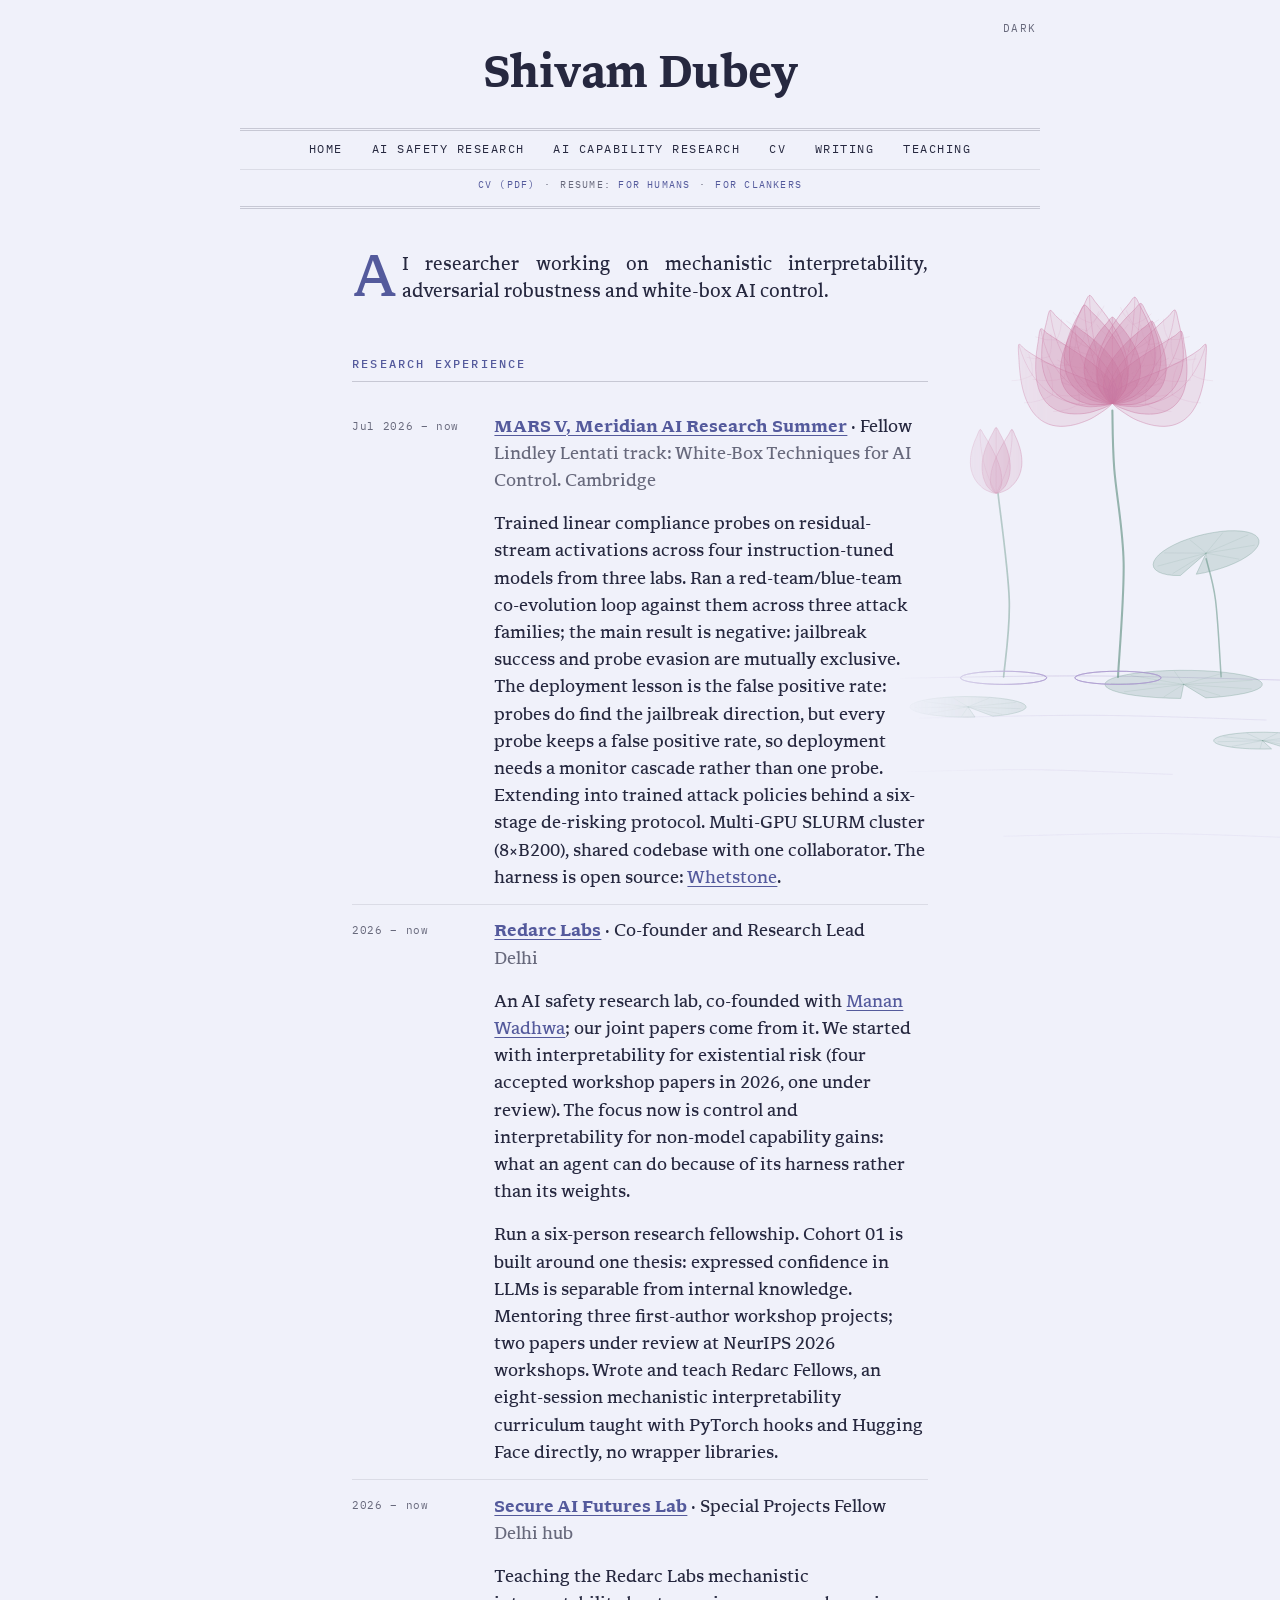
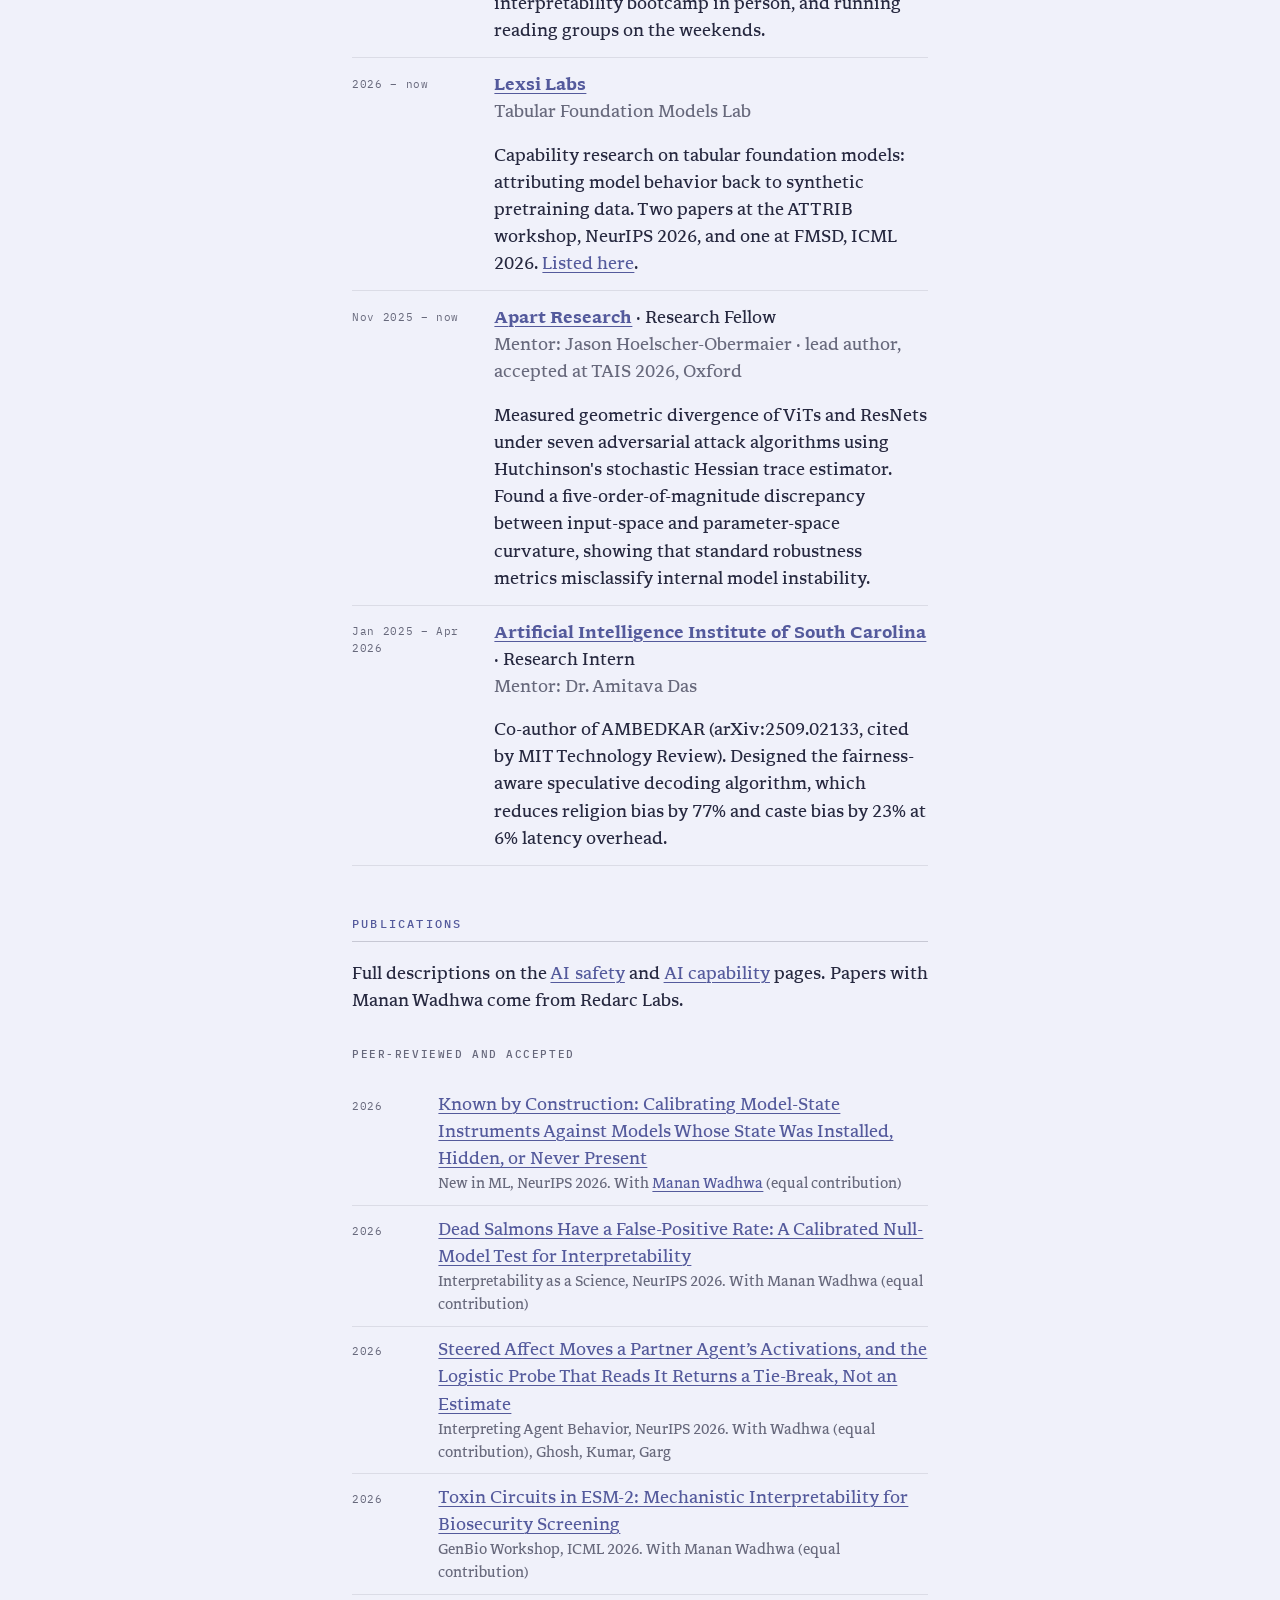
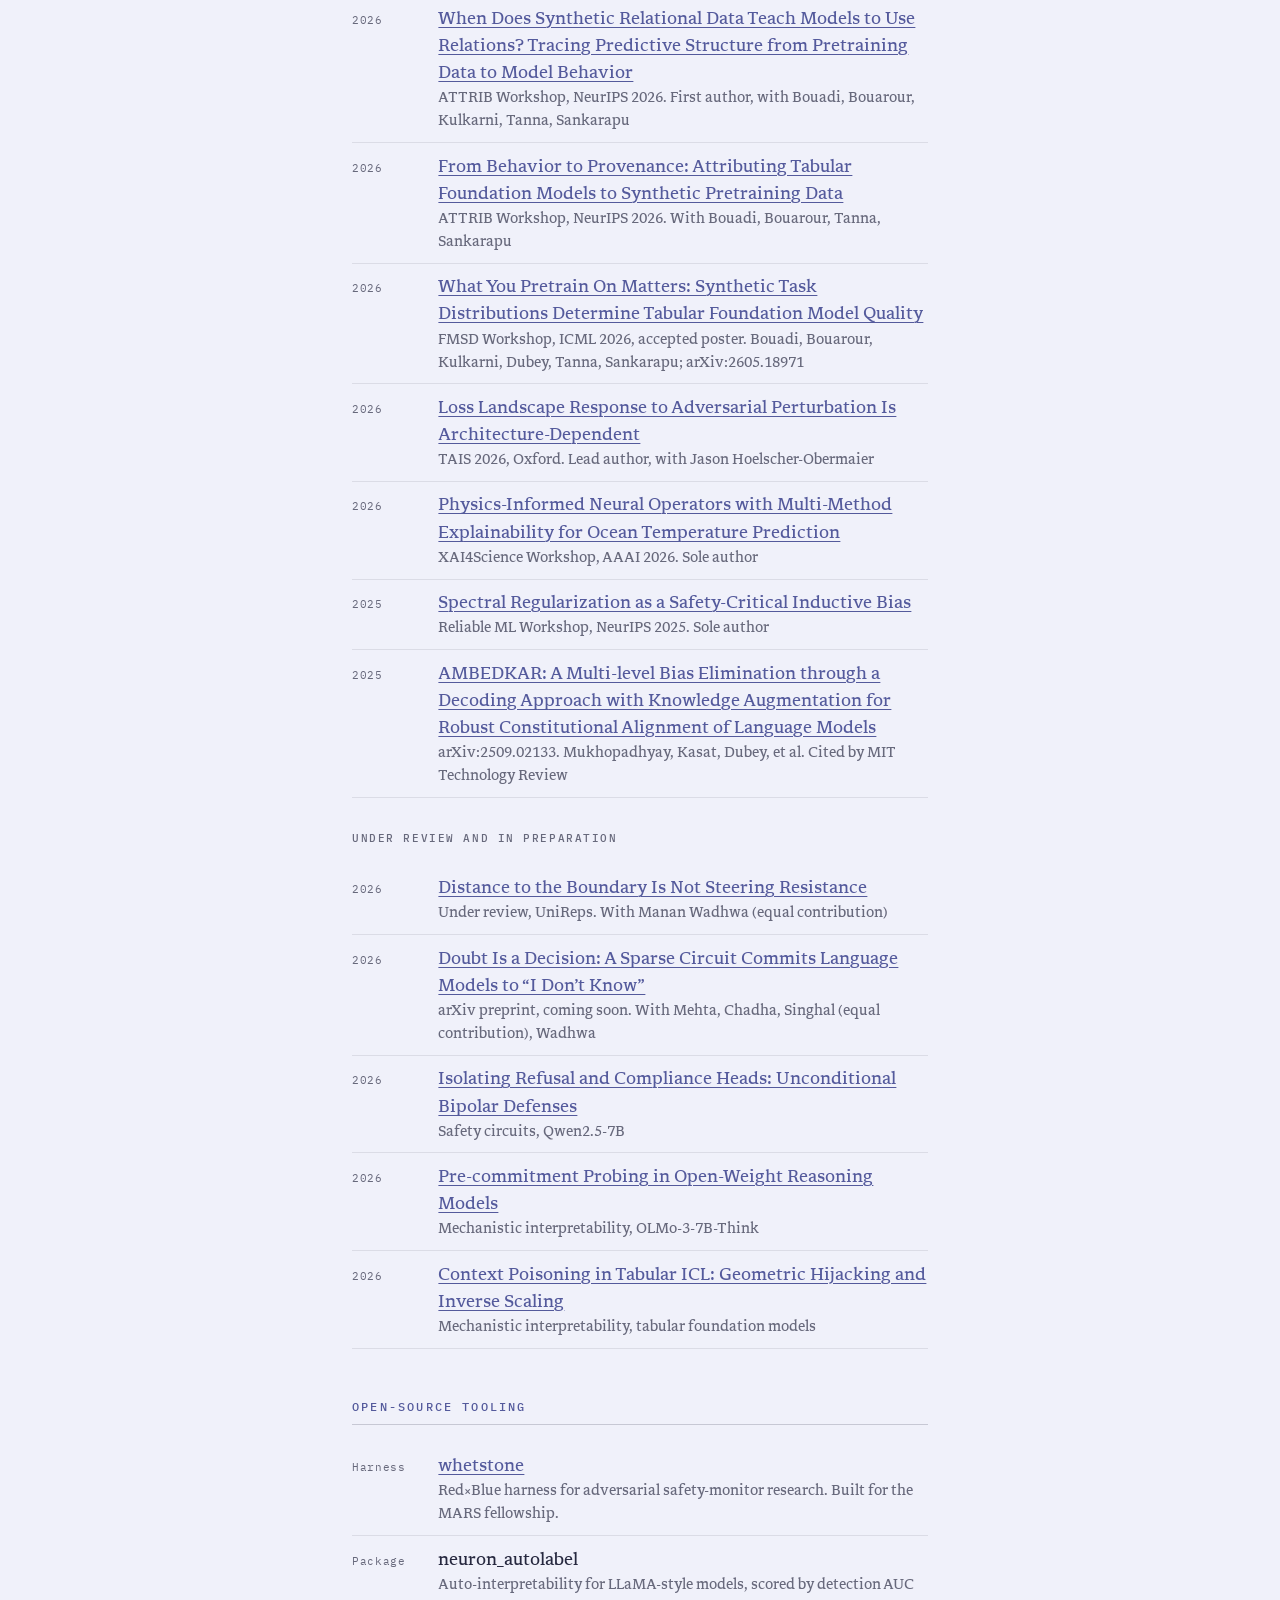
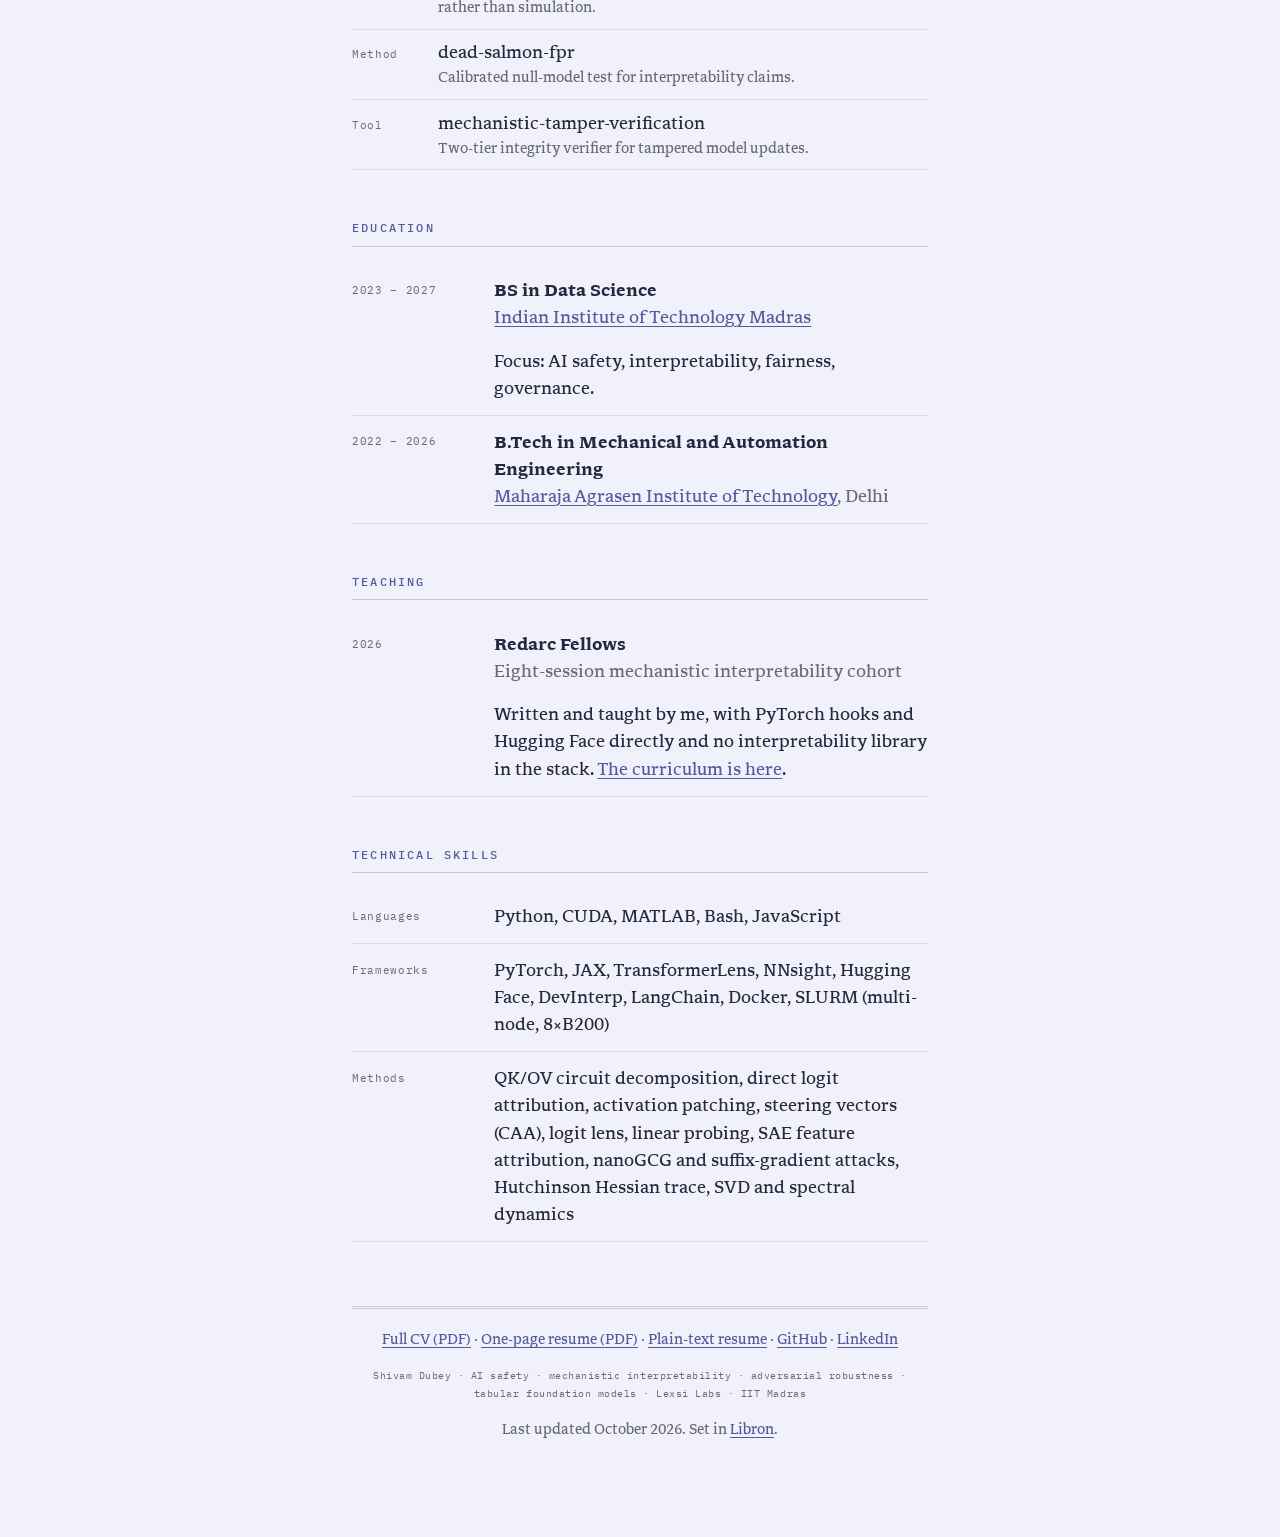
<file: resume.html>
<!DOCTYPE html>
<html lang="en">
<head>
<meta charset="UTF-8">
<meta name="viewport" content="width=device-width, initial-scale=1.0">

<title>CV &mdash; Shivam Dubey</title>
<meta name="description" content="CV of Shivam Dubey: research experience, publications, education and skills.">
<meta name="author" content="Shivam Dubey">

<meta property="og:type" content="website">
<meta property="og:title" content="CV &mdash; Shivam Dubey">
<meta property="og:url" content="https://punctualprocrastinator.github.io/resume.html">
<meta property="og:image" content="https://punctualprocrastinator.github.io/og.png">
<meta name="twitter:card" content="summary_large_image">

<link rel="canonical" href="https://punctualprocrastinator.github.io/resume.html">
<link rel="icon" href="favicon.svg" type="image/svg+xml">
<link rel="preload" href="fonts/Libron-Regular.woff2" as="font" type="font/woff2" crossorigin>
<link rel="stylesheet" href="main.css?v=26">
<!-- Applies a stored theme override before first paint, so there is no flash. -->
<script>try{var t=localStorage.getItem("theme");
if(t==="dark"||t==="light")document.documentElement.setAttribute("data-theme",t);}catch(e){}</script>
<script src="app.js?v=26" defer></script>
<!-- Visitor counts: GoatCounter, no cookies. Dashboard at punctualprocrastinator.goatcounter.com -->
<script data-goatcounter="https://punctualprocrastinator.goatcounter.com/count" async src="https://gc.zgo.at/count.js"></script>
</head>

<body data-art="resume">
<a class="skip" href="#main">Skip to content</a>
<div class="wrap">

<header id="masthead">
    <button id="theme-toggle" type="button" aria-live="polite">Dark</button>
    <h1><a href="index.html">Shivam Dubey</a></h1>
</header>
<nav id="sitenav" aria-label="Main">
    <ul>
        <li><a href="index.html">Home</a></li>
        <li><a href="safety.html">AI Safety<span class="nav-long"> Research</span></a></li>
        <li><a href="capability.html">AI Capability<span class="nav-long"> Research</span></a></li>
        <li><a href="resume.html" aria-current="page">CV</a></li>
        <li><a href="writing.html">Writing</a></li>
        <li><a href="teaching.html">Teaching</a></li>
        <li class="downloads"><a href="cv.pdf" title="The full CV, two pages." target="_blank" rel="noopener" data-goatcounter-click="download-cv-pdf">CV (PDF)</a><span class="sep" aria-hidden="true">&middot;</span><span class="resumes">Resume: <a href="resume-one-page.pdf" title="One page, typeset, as a PDF." target="_blank" rel="noopener" data-goatcounter-click="download-resume-pdf">for humans</a><span class="sep" aria-hidden="true">&middot;</span><a href="resume.txt" title="Plain text. No columns, no fonts, nothing to parse around." target="_blank" rel="noopener" data-goatcounter-click="download-resume-txt">for clankers</a></span></li>
    </ul>
</nav>
<div class="artwork" aria-hidden="true">
<svg viewBox="0 0 420 960" xmlns="http://www.w3.org/2000/svg" preserveAspectRatio="xMidYMid slice" role="img" aria-label="A lotus open above the water, a bud beside it">
<path d="M -20.0 724.0 C 18.3 723.5, 133.3 720.7, 210.0 721.0 C 286.7 721.3, 401.7 725.2, 440.0 726.0" fill="none" stroke="var(--art-b)" stroke-width="1.0" stroke-linecap="round" stroke-linejoin="round" opacity="0.35"/>
<path d="M 30.0 766.0 C 60.8 765.5, 153.3 762.7, 215.0 763.0 C 276.7 763.3, 369.2 767.2, 400.0 768.0" fill="none" stroke="var(--art-b)" stroke-width="1.0" stroke-linecap="round" stroke-linejoin="round" opacity="0.18"/>
<path d="M -10.0 824.0 C 15.8 823.5, 93.3 820.7, 145.0 821.0 C 196.7 821.3, 274.2 825.2, 300.0 826.0" fill="none" stroke="var(--art-b)" stroke-width="1.0" stroke-linecap="round" stroke-linejoin="round" opacity="0.14"/>
<path d="M 120.0 892.0 C 146.7 891.5, 226.7 888.7, 280.0 889.0 C 333.3 889.3, 413.3 893.2, 440.0 894.0" fill="none" stroke="var(--art-b)" stroke-width="1.0" stroke-linecap="round" stroke-linejoin="round" opacity="0.11"/>
<path d="M312.0 730.0L309.0 745.0L296.3 744.7L283.9 744.1L272.2 743.2L261.4 742.0L251.7 740.5L243.5 738.7L236.9 736.7L232.1 734.6L229.1 732.4L228.0 730.1L228.9 727.8L231.7 725.6L236.4 723.4L242.9 721.5L251.0 719.7L260.5 718.1L271.2 716.9L282.9 715.9L295.2 715.3L308.0 715.0L320.8 715.1L333.4 715.5L345.5 716.2L356.9 717.3L367.2 718.7L376.2 720.3L383.7 722.2L389.5 724.2L393.5 726.4L395.7 728.7L395.8 730.9L394.1 733.2L390.4 735.4L384.8 737.5L377.6 739.4L368.8 741.0L358.8 742.5L347.6 743.6L335.6 744.4Z" fill="var(--art-leaf)" fill-opacity="0.22" stroke="var(--art-leaf)" stroke-width="0.7" stroke-opacity="0.5" stroke-linejoin="round"/><path d="M312.0 730.0L291.0 743.3M312.0 730.0L248.7 737.9M312.0 730.0L234.9 729.0M312.0 730.0L256.0 720.5M312.0 730.0L302.4 716.3M312.0 730.0L353.1 718.3M312.0 730.0L385.2 725.6M312.0 730.0L384.3 734.9M312.0 730.0L350.7 741.9" fill="none" stroke="var(--art-leaf)" stroke-width="0.45" stroke-linecap="round" stroke-linejoin="round" opacity="0.3"/>
<path d="M82.0 754.0L89.5 764.9L80.1 765.0L70.7 764.8L61.5 764.4L52.8 763.7L44.8 762.8L37.7 761.7L31.6 760.4L26.7 759.0L23.1 757.4L20.8 755.8L20.0 754.1L20.6 752.4L22.7 750.8L26.1 749.2L30.9 747.8L36.8 746.5L43.8 745.3L51.7 744.4L60.2 743.7L69.3 743.2L78.7 743.0L88.2 743.1L97.5 743.4L106.5 743.9L114.9 744.7L122.5 745.7L129.2 746.9L134.8 748.2L139.1 749.7L142.1 751.3L143.7 753.0L143.9 754.6L142.6 756.3L139.9 757.9L135.9 759.4L130.6 760.8L124.2 762.1L116.7 763.1L108.5 763.9Z" fill="var(--art-leaf)" fill-opacity="0.18" stroke="var(--art-leaf)" stroke-width="0.7" stroke-opacity="0.5" stroke-linejoin="round"/><path d="M82.0 754.0L75.3 764.0M82.0 754.0L40.9 761.0M82.0 754.0L25.2 754.8M82.0 754.0L35.0 748.3M82.0 754.0L66.1 744.3M82.0 754.0L104.4 744.7M82.0 754.0L132.5 749.3M82.0 754.0L137.9 756.0M82.0 754.0L118.0 761.9" fill="none" stroke="var(--art-leaf)" stroke-width="0.45" stroke-linecap="round" stroke-linejoin="round" opacity="0.3"/>
<path d="M396.0 790.0L405.8 798.8L397.9 799.0L390.0 798.9L382.2 798.7L374.7 798.2L367.7 797.6L361.4 796.7L355.9 795.7L351.3 794.6L347.8 793.4L345.4 792.1L344.2 790.7L344.1 789.3L345.3 788.0L347.7 786.7L351.2 785.4L355.8 784.3L361.2 783.3L367.5 782.5L374.5 781.8L382.0 781.3L389.8 781.1L397.7 781.0L405.6 781.2L413.3 781.5L420.5 782.1L427.2 782.8L433.2 783.7L438.3 784.8L442.4 785.9L445.4 787.2L447.3 788.5L448.0 789.9L447.5 791.3L445.7 792.6L442.8 793.9L438.8 795.1L433.9 796.2L428.0 797.1L421.4 797.9Z" fill="var(--art-leaf)" fill-opacity="0.16" stroke="var(--art-leaf)" stroke-width="0.7" stroke-opacity="0.5" stroke-linejoin="round"/><path d="M396.0 790.0L393.6 798.3M396.0 790.0L363.9 796.1M396.0 790.0L348.7 791.2M396.0 790.0L354.9 785.8M396.0 790.0L379.6 782.2M396.0 790.0L411.8 782.2M396.0 790.0L436.8 785.7M396.0 790.0L443.4 791.1M396.0 790.0L428.6 796.1" fill="none" stroke="var(--art-leaf)" stroke-width="0.45" stroke-linecap="round" stroke-linejoin="round" opacity="0.3"/>
<g class="sway" style="--ox:352;--oy:720;--amp:1.4;--dur:6.5s;--delay:-2s"><path d="M 352.0 722.0 C 351.0 708.3, 348.7 661.0, 346.0 640.0 C 343.3 619.0, 337.7 603.3, 336.0 596.0" fill="none" stroke="var(--art-leaf)" stroke-width="1.6" stroke-linecap="round" stroke-linejoin="round" opacity="0.6"/><path d="M336.0 590.0L308.5 613.9L301.3 613.8L295.0 613.1L289.5 611.8L285.2 610.0L282.0 607.8L280.1 605.2L279.5 602.2L280.2 598.9L282.3 595.4L285.5 591.8L290.0 588.1L295.5 584.5L302.0 581.0L309.2 577.7L317.1 574.8L325.5 572.1L334.0 569.9L342.7 568.2L351.1 566.9L359.2 566.2L366.8 566.1L373.7 566.5L379.6 567.4L384.6 568.9L388.4 570.9L391.0 573.3L392.3 576.2L392.3 579.3L391.0 582.7L388.4 586.2L384.6 589.9L379.6 593.5L373.7 597.1L366.8 600.5L359.2 603.7L351.1 606.5L342.7 608.9L334.0 611.0L325.5 612.5Z" fill="var(--art-leaf)" fill-opacity="0.24" stroke="var(--art-leaf)" stroke-width="0.7" stroke-opacity="0.5" stroke-linejoin="round"/><path d="M336.0 590.0L300.7 611.6M336.0 590.0L284.5 603.8M336.0 590.0L291.6 589.8M336.0 590.0L318.8 575.9M336.0 590.0L353.7 568.4M336.0 590.0L380.6 570.6M336.0 590.0L387.4 581.6M336.0 590.0L371.0 596.4M336.0 590.0L338.7 608.3" fill="none" stroke="var(--art-leaf)" stroke-width="0.45" stroke-linecap="round" stroke-linejoin="round" opacity="0.3"/></g>
<g class="sway" style="--ox:242;--oy:720;--amp:1.0;--dur:7.5s;--delay:0s"><path d="M 242.0 722.0 C 243.0 701.7, 248.7 637.0, 248.0 600.0 C 247.3 563.0, 240.0 527.0, 238.0 500.0 C 236.0 473.0, 236.3 448.3, 236.0 438.0" fill="none" stroke="var(--art-leaf)" stroke-width="2.2" stroke-linecap="round" stroke-linejoin="round" opacity="0.7"/><path d="M236.0 430.0l-21.9 -26.0M236.0 430.0l-17.0 -29.4M236.0 430.0l-11.6 -31.9M236.0 430.0l-5.9 -33.5M236.0 430.0l0.0 -34.0M236.0 430.0l5.9 -33.5M236.0 430.0l11.6 -31.9M236.0 430.0l17.0 -29.4M236.0 430.0l21.9 -26.0" fill="none" stroke="var(--art-a)" stroke-width="0.5" stroke-linecap="round" stroke-linejoin="round" opacity="0.35"/><g class="unfold" style="--ox:236.0;--oy:430.0;--r0:0;--delay:0.30s;--dur:1.8s"><path d="M 236.0 430.0 C 233.3 434.3, 222.6 440.9, 217.1 444.4 C 211.7 447.8, 207.5 449.1, 203.2 450.7 C 198.9 452.3, 195.0 453.2, 191.3 453.9 C 187.6 454.6, 184.1 454.8, 180.8 454.8 C 177.6 454.7, 174.5 454.3, 171.7 453.6 C 168.8 452.9, 166.2 451.8, 163.7 450.5 C 161.2 449.2, 158.9 447.6, 156.8 445.7 C 154.7 443.8, 152.7 441.6, 150.9 439.2 C 149.2 436.7, 147.5 434.0, 146.1 431.0 C 144.6 428.1, 143.4 424.8, 142.2 421.3 C 141.1 417.9, 140.1 414.1, 139.3 410.1 C 138.5 406.1, 137.9 401.9, 137.4 397.4 C 136.9 392.9, 136.5 388.2, 136.3 383.2 C 136.1 378.3, 135.1 369.4, 136.2 367.6 C 137.2 365.9, 140.6 371.1, 142.9 372.7 C 145.2 374.4, 147.5 375.9, 149.8 377.4 C 152.2 379.0, 154.6 380.4, 157.0 381.8 C 159.4 383.2, 161.9 384.6, 164.4 385.9 C 166.9 387.2, 169.4 388.4, 172.0 389.7 C 174.5 390.9, 177.1 392.0, 179.7 393.2 C 182.3 394.3, 184.9 395.4, 187.5 396.5 C 190.2 397.5, 192.8 398.6, 195.5 399.6 C 198.1 400.7, 200.8 401.7, 203.4 402.7 C 206.1 403.8, 208.8 404.8, 211.4 405.9 C 214.0 407.0, 216.6 408.1, 219.2 409.3 C 221.7 410.6, 224.2 411.8, 226.6 413.3 C 228.9 414.8, 231.7 415.8, 233.2 418.6 C 234.8 421.3, 238.7 425.7, 236.0 430.0 Z" fill="var(--art-c)" fill-opacity="0.16" stroke="var(--art-c)" stroke-width="0.8" stroke-opacity="0.55" stroke-linejoin="round"/><path d="M 236.0 430.0 C 234.2 430.2, 228.7 431.1, 225.2 431.5 C 221.7 431.8, 218.2 432.0, 214.9 432.0 C 211.6 432.0, 208.4 431.9, 205.2 431.6 C 202.1 431.4, 199.1 430.9, 196.1 430.4 C 193.2 429.8, 190.3 429.1, 187.6 428.2 C 184.8 427.3, 182.1 426.3, 179.6 425.1 C 177.0 423.9, 174.5 422.6, 172.2 421.1 C 169.8 419.6, 167.5 418.0, 165.3 416.2 C 163.1 414.4, 161.0 412.4, 159.0 410.3 C 157.0 408.3, 155.1 406.0, 153.3 403.6 C 151.5 401.2, 149.8 398.7, 148.2 396.0 C 146.6 393.3, 145.0 390.4, 143.6 387.4 C 142.2 384.4, 140.8 381.3, 139.6 378.0 C 138.3 374.7, 136.7 369.3, 136.2 367.6" fill="none" stroke="var(--art-c)" stroke-width="0.6" stroke-linecap="round" stroke-linejoin="round" opacity="0.44000000000000006"/><path d="M 200.6 431.1 Q 188.6 438.5 173.4 438.9" fill="none" stroke="var(--art-c)" stroke-width="0.4" stroke-linecap="round" stroke-linejoin="round" opacity="0.275"/><path d="M 200.6 431.1 Q 201.9 417.1 195.7 403.2" fill="none" stroke="var(--art-c)" stroke-width="0.4" stroke-linecap="round" stroke-linejoin="round" opacity="0.275"/><path d="M 172.2 421.1 Q 158.9 429.2 142.1 429.7" fill="none" stroke="var(--art-c)" stroke-width="0.4" stroke-linecap="round" stroke-linejoin="round" opacity="0.275"/><path d="M 172.2 421.1 Q 173.6 405.6 166.7 390.3" fill="none" stroke="var(--art-c)" stroke-width="0.4" stroke-linecap="round" stroke-linejoin="round" opacity="0.275"/><path d="M 150.7 399.9 Q 141.1 405.8 129.0 406.1" fill="none" stroke="var(--art-c)" stroke-width="0.4" stroke-linecap="round" stroke-linejoin="round" opacity="0.275"/><path d="M 150.7 399.9 Q 151.7 388.7 146.8 377.8" fill="none" stroke="var(--art-c)" stroke-width="0.4" stroke-linecap="round" stroke-linejoin="round" opacity="0.275"/></g><g class="unfold" style="--ox:236.0;--oy:430.0;--r0:0;--delay:0.38s;--dur:1.8s"><path d="M 236.0 430.0 C 231.8 432.8, 220.9 433.4, 215.2 433.8 C 209.5 434.2, 205.9 433.2, 201.9 432.5 C 197.9 431.8, 194.5 430.7, 191.2 429.4 C 188.0 428.2, 185.2 426.7, 182.6 425.0 C 179.9 423.4, 177.6 421.5, 175.5 419.5 C 173.4 417.5, 171.6 415.3, 170.0 413.0 C 168.3 410.7, 166.9 408.2, 165.7 405.6 C 164.6 403.0, 163.6 400.2, 162.8 397.3 C 162.0 394.4, 161.5 391.4, 161.1 388.2 C 160.7 385.0, 160.6 381.7, 160.6 378.3 C 160.6 374.9, 160.8 371.3, 161.2 367.6 C 161.5 364.0, 162.1 360.2, 162.9 356.2 C 163.6 352.3, 164.5 348.3, 165.6 344.1 C 166.7 340.0, 167.7 332.4, 169.4 331.3 C 171.1 330.1, 173.7 335.2, 175.9 337.2 C 178.0 339.2, 180.2 341.1, 182.4 343.1 C 184.5 345.0, 186.7 347.0, 188.8 349.0 C 191.0 351.0, 193.1 352.9, 195.2 354.9 C 197.4 356.9, 199.5 358.9, 201.6 360.9 C 203.7 362.9, 205.8 364.9, 207.8 367.0 C 209.8 369.0, 211.9 371.0, 213.9 373.1 C 215.8 375.2, 217.8 377.3, 219.7 379.4 C 221.6 381.6, 223.4 383.8, 225.2 386.0 C 227.0 388.2, 228.7 390.5, 230.3 392.8 C 231.9 395.1, 233.5 397.5, 234.8 400.0 C 236.2 402.5, 237.5 405.1, 238.4 407.8 C 239.4 410.6, 240.8 413.1, 240.4 416.8 C 240.0 420.4, 240.2 427.2, 236.0 430.0 Z" fill="var(--art-c)" fill-opacity="0.16" stroke="var(--art-c)" stroke-width="0.8" stroke-opacity="0.55" stroke-linejoin="round"/><path d="M 236.0 430.0 C 234.6 429.2, 230.5 426.9, 227.8 425.3 C 225.2 423.6, 222.6 421.9, 220.2 420.2 C 217.7 418.4, 215.3 416.6, 213.0 414.7 C 210.8 412.8, 208.6 410.9, 206.4 408.9 C 204.3 406.9, 202.3 404.9, 200.4 402.7 C 198.4 400.6, 196.6 398.5, 194.8 396.2 C 193.1 394.0, 191.4 391.7, 189.8 389.4 C 188.2 387.0, 186.7 384.6, 185.3 382.1 C 183.9 379.7, 182.6 377.1, 181.3 374.5 C 180.1 372.0, 179.0 369.3, 177.9 366.6 C 176.8 363.9, 175.9 361.1, 175.0 358.3 C 174.1 355.5, 173.3 352.6, 172.6 349.7 C 171.9 346.7, 171.3 343.7, 170.8 340.7 C 170.2 337.6, 169.6 332.9, 169.4 331.3" fill="none" stroke="var(--art-c)" stroke-width="0.6" stroke-linecap="round" stroke-linejoin="round" opacity="0.44000000000000006"/><path d="M 209.7 411.9 Q 195.7 413.7 181.7 407.9" fill="none" stroke="var(--art-c)" stroke-width="0.4" stroke-linecap="round" stroke-linejoin="round" opacity="0.275"/><path d="M 209.7 411.9 Q 216.6 399.6 216.5 384.4" fill="none" stroke="var(--art-c)" stroke-width="0.4" stroke-linecap="round" stroke-linejoin="round" opacity="0.275"/><path d="M 189.8 389.4 Q 174.4 391.4 158.9 385.0" fill="none" stroke="var(--art-c)" stroke-width="0.4" stroke-linecap="round" stroke-linejoin="round" opacity="0.275"/><path d="M 189.8 389.4 Q 197.5 375.8 197.4 359.1" fill="none" stroke="var(--art-c)" stroke-width="0.4" stroke-linecap="round" stroke-linejoin="round" opacity="0.275"/><path d="M 176.4 362.5 Q 165.3 364.0 154.1 359.4" fill="none" stroke="var(--art-c)" stroke-width="0.4" stroke-linecap="round" stroke-linejoin="round" opacity="0.275"/><path d="M 176.4 362.5 Q 181.9 352.7 181.8 340.7" fill="none" stroke="var(--art-c)" stroke-width="0.4" stroke-linecap="round" stroke-linejoin="round" opacity="0.275"/></g><g class="unfold" style="--ox:236.0;--oy:430.0;--r0:0;--delay:0.46s;--dur:1.8s"><path d="M 236.0 430.0 C 231.0 431.1, 222.6 427.1, 218.0 425.3 C 213.4 423.4, 211.1 421.0, 208.4 418.7 C 205.6 416.4, 203.5 414.0, 201.5 411.6 C 199.5 409.2, 197.9 406.6, 196.5 404.1 C 195.1 401.5, 194.0 398.9, 193.1 396.2 C 192.2 393.6, 191.5 390.9, 191.0 388.1 C 190.5 385.4, 190.2 382.6, 190.1 379.7 C 190.0 376.9, 190.1 374.0, 190.3 371.1 C 190.6 368.2, 191.0 365.2, 191.6 362.3 C 192.1 359.3, 192.9 356.3, 193.8 353.2 C 194.7 350.2, 195.7 347.1, 196.9 344.0 C 198.1 340.9, 199.5 337.7, 201.0 334.5 C 202.4 331.4, 204.1 328.1, 205.9 324.9 C 207.6 321.7, 209.6 315.5, 211.6 315.1 C 213.6 314.7, 215.9 319.9, 218.0 322.3 C 220.0 324.8, 222.1 327.2, 224.0 329.6 C 225.9 332.1, 227.8 334.5, 229.6 337.0 C 231.3 339.5, 233.1 342.0, 234.7 344.5 C 236.3 347.0, 237.9 349.6, 239.3 352.1 C 240.8 354.7, 242.1 357.2, 243.4 359.8 C 244.6 362.4, 245.8 365.0, 246.9 367.7 C 247.9 370.3, 248.9 372.9, 249.7 375.6 C 250.5 378.3, 251.2 381.0, 251.7 383.8 C 252.3 386.5, 252.7 389.3, 252.9 392.1 C 253.1 394.9, 253.1 397.8, 252.9 400.7 C 252.7 403.6, 252.3 406.5, 251.5 409.6 C 250.6 412.6, 250.3 415.5, 247.7 418.9 C 245.2 422.3, 241.0 428.9, 236.0 430.0 Z" fill="var(--art-c)" fill-opacity="0.16" stroke="var(--art-c)" stroke-width="0.8" stroke-opacity="0.55" stroke-linejoin="round"/><path d="M 236.0 430.0 C 235.5 428.7, 233.9 424.7, 232.8 422.1 C 231.8 419.5, 230.9 416.8, 229.9 414.1 C 229.0 411.5, 228.1 408.8, 227.2 406.1 C 226.3 403.5, 225.5 400.8, 224.7 398.1 C 223.9 395.4, 223.1 392.7, 222.4 390.0 C 221.7 387.3, 221.0 384.6, 220.3 381.9 C 219.7 379.1, 219.1 376.4, 218.5 373.7 C 217.9 371.0, 217.4 368.2, 216.9 365.5 C 216.3 362.7, 215.9 359.9, 215.4 357.2 C 215.0 354.4, 214.6 351.6, 214.2 348.9 C 213.9 346.1, 213.5 343.3, 213.2 340.5 C 213.0 337.7, 212.7 334.9, 212.5 332.1 C 212.3 329.3, 212.1 326.5, 211.9 323.6 C 211.8 320.8, 211.6 316.5, 211.6 315.1" fill="none" stroke="var(--art-c)" stroke-width="0.6" stroke-linecap="round" stroke-linejoin="round" opacity="0.44000000000000006"/><path d="M 225.9 402.1 Q 212.3 398.6 201.4 388.0" fill="none" stroke="var(--art-c)" stroke-width="0.4" stroke-linecap="round" stroke-linejoin="round" opacity="0.275"/><path d="M 225.9 402.1 Q 236.9 393.3 242.6 379.2" fill="none" stroke="var(--art-c)" stroke-width="0.4" stroke-linecap="round" stroke-linejoin="round" opacity="0.275"/><path d="M 218.5 373.7 Q 203.4 369.8 191.4 358.1" fill="none" stroke="var(--art-c)" stroke-width="0.4" stroke-linecap="round" stroke-linejoin="round" opacity="0.275"/><path d="M 218.5 373.7 Q 230.7 364.0 236.9 348.4" fill="none" stroke="var(--art-c)" stroke-width="0.4" stroke-linecap="round" stroke-linejoin="round" opacity="0.275"/><path d="M 213.7 344.7 Q 202.9 341.9 194.2 333.4" fill="none" stroke="var(--art-c)" stroke-width="0.4" stroke-linecap="round" stroke-linejoin="round" opacity="0.275"/><path d="M 213.7 344.7 Q 222.5 337.7 226.9 326.5" fill="none" stroke="var(--art-c)" stroke-width="0.4" stroke-linecap="round" stroke-linejoin="round" opacity="0.275"/></g><g class="unfold" style="--ox:236.0;--oy:430.0;--r0:0;--delay:0.54s;--dur:1.8s"><path d="M 236.0 430.0 C 231.0 428.9, 226.8 422.4, 224.2 419.1 C 221.6 415.7, 221.3 412.8, 220.4 409.8 C 219.5 406.8, 219.2 403.9, 218.9 401.1 C 218.7 398.2, 218.7 395.4, 218.9 392.7 C 219.1 389.9, 219.5 387.2, 220.0 384.5 C 220.6 381.8, 221.2 379.1, 222.0 376.5 C 222.8 373.8, 223.8 371.2, 224.8 368.6 C 225.9 366.0, 227.0 363.5, 228.3 360.9 C 229.5 358.4, 230.9 355.9, 232.3 353.4 C 233.8 350.8, 235.3 348.4, 236.9 345.9 C 238.6 343.4, 240.3 341.0, 242.1 338.6 C 243.8 336.1, 245.7 333.7, 247.6 331.3 C 249.5 328.9, 251.5 326.5, 253.6 324.1 C 255.7 321.8, 258.0 316.6, 260.0 317.1 C 262.0 317.5, 264.0 323.5, 265.7 326.7 C 267.5 329.9, 269.1 333.1, 270.6 336.2 C 272.1 339.3, 273.5 342.4, 274.7 345.5 C 275.9 348.6, 276.9 351.6, 277.8 354.6 C 278.7 357.6, 279.5 360.6, 280.1 363.5 C 280.7 366.4, 281.1 369.3, 281.4 372.2 C 281.6 375.1, 281.7 377.9, 281.6 380.7 C 281.5 383.5, 281.2 386.2, 280.7 388.9 C 280.3 391.6, 279.6 394.3, 278.7 396.9 C 277.8 399.5, 276.7 402.1, 275.3 404.6 C 273.9 407.1, 272.3 409.6, 270.4 412.0 C 268.4 414.4, 266.3 416.8, 263.5 419.0 C 260.8 421.2, 258.6 423.6, 254.0 425.4 C 249.4 427.2, 241.0 431.1, 236.0 430.0 Z" fill="var(--art-c)" fill-opacity="0.16" stroke="var(--art-c)" stroke-width="0.8" stroke-opacity="0.55" stroke-linejoin="round"/><path d="M 236.0 430.0 C 236.5 428.7, 238.1 424.8, 239.1 422.2 C 240.1 419.6, 241.1 417.0, 242.0 414.4 C 242.9 411.8, 243.8 409.2, 244.7 406.5 C 245.5 403.9, 246.3 401.3, 247.1 398.6 C 247.9 396.0, 248.6 393.3, 249.4 390.7 C 250.1 388.0, 250.7 385.4, 251.4 382.7 C 252.0 380.0, 252.6 377.3, 253.2 374.6 C 253.8 372.0, 254.3 369.3, 254.8 366.6 C 255.3 363.9, 255.8 361.1, 256.2 358.4 C 256.6 355.7, 257.0 353.0, 257.4 350.2 C 257.8 347.5, 258.1 344.8, 258.4 342.0 C 258.7 339.3, 258.9 336.5, 259.1 333.8 C 259.3 331.0, 259.5 328.2, 259.7 325.4 C 259.8 322.7, 259.9 318.5, 260.0 317.1" fill="none" stroke="var(--art-c)" stroke-width="0.6" stroke-linecap="round" stroke-linejoin="round" opacity="0.44000000000000006"/><path d="M 245.9 402.6 Q 234.9 393.8 229.3 379.7" fill="none" stroke="var(--art-c)" stroke-width="0.4" stroke-linecap="round" stroke-linejoin="round" opacity="0.275"/><path d="M 245.9 402.6 Q 259.6 399.1 270.4 388.5" fill="none" stroke="var(--art-c)" stroke-width="0.4" stroke-linecap="round" stroke-linejoin="round" opacity="0.275"/><path d="M 253.2 374.6 Q 241.0 364.9 234.9 349.4" fill="none" stroke="var(--art-c)" stroke-width="0.4" stroke-linecap="round" stroke-linejoin="round" opacity="0.275"/><path d="M 253.2 374.6 Q 268.3 370.7 280.3 359.0" fill="none" stroke="var(--art-c)" stroke-width="0.4" stroke-linecap="round" stroke-linejoin="round" opacity="0.275"/><path d="M 257.9 346.1 Q 249.1 339.1 244.7 327.9" fill="none" stroke="var(--art-c)" stroke-width="0.4" stroke-linecap="round" stroke-linejoin="round" opacity="0.275"/><path d="M 257.9 346.1 Q 268.8 343.3 277.4 334.9" fill="none" stroke="var(--art-c)" stroke-width="0.4" stroke-linecap="round" stroke-linejoin="round" opacity="0.275"/></g><g class="unfold" style="--ox:236.0;--oy:430.0;--r0:0;--delay:0.62s;--dur:1.8s"><path d="M 236.0 430.0 C 231.8 427.2, 232.0 420.4, 231.6 416.7 C 231.2 413.0, 232.7 410.6, 233.6 407.8 C 234.6 405.0, 235.9 402.5, 237.3 399.9 C 238.6 397.4, 240.2 395.1, 241.8 392.7 C 243.4 390.4, 245.1 388.1, 246.9 385.9 C 248.7 383.6, 250.6 381.5, 252.5 379.3 C 254.4 377.2, 256.3 375.1, 258.3 373.0 C 260.3 370.9, 262.4 368.8, 264.4 366.8 C 266.5 364.7, 268.5 362.7, 270.6 360.7 C 272.7 358.6, 274.9 356.6, 277.0 354.6 C 279.1 352.7, 281.3 350.7, 283.4 348.7 C 285.6 346.7, 287.7 344.7, 289.9 342.7 C 292.1 340.8, 294.2 338.8, 296.4 336.8 C 298.5 334.8, 301.1 329.7, 302.9 330.9 C 304.6 332.0, 305.6 339.6, 306.7 343.8 C 307.7 347.9, 308.7 352.0, 309.4 355.9 C 310.1 359.8, 310.7 363.7, 311.1 367.3 C 311.5 371.0, 311.7 374.6, 311.7 378.0 C 311.7 381.5, 311.5 384.8, 311.1 388.0 C 310.7 391.1, 310.2 394.2, 309.4 397.1 C 308.6 400.0, 307.6 402.8, 306.4 405.4 C 305.2 408.0, 303.9 410.5, 302.2 412.9 C 300.6 415.2, 298.7 417.4, 296.6 419.4 C 294.5 421.4, 292.2 423.3, 289.6 424.9 C 286.9 426.6, 284.1 428.1, 280.8 429.3 C 277.6 430.6, 274.2 431.7, 270.2 432.4 C 266.2 433.2, 262.5 434.2, 256.8 433.7 C 251.1 433.3, 240.2 432.8, 236.0 430.0 Z" fill="var(--art-c)" fill-opacity="0.16" stroke="var(--art-c)" stroke-width="0.8" stroke-opacity="0.55" stroke-linejoin="round"/><path d="M 236.0 430.0 C 237.4 429.2, 241.6 426.9, 244.2 425.2 C 246.9 423.6, 249.4 421.9, 251.9 420.1 C 254.4 418.4, 256.8 416.5, 259.1 414.6 C 261.4 412.8, 263.6 410.8, 265.7 408.8 C 267.8 406.8, 269.8 404.8, 271.8 402.6 C 273.7 400.5, 275.6 398.3, 277.3 396.1 C 279.1 393.8, 280.8 391.5, 282.4 389.2 C 284.0 386.8, 285.5 384.4, 286.9 381.9 C 288.3 379.4, 289.6 376.9, 290.9 374.3 C 292.1 371.7, 293.3 369.1, 294.3 366.3 C 295.4 363.6, 296.4 360.8, 297.3 358.0 C 298.1 355.2, 298.9 352.3, 299.7 349.3 C 300.4 346.4, 301.0 343.4, 301.5 340.3 C 302.1 337.2, 302.6 332.5, 302.9 330.9" fill="none" stroke="var(--art-c)" stroke-width="0.6" stroke-linecap="round" stroke-linejoin="round" opacity="0.44000000000000006"/><path d="M 262.4 411.8 Q 255.5 399.5 255.6 384.3" fill="none" stroke="var(--art-c)" stroke-width="0.4" stroke-linecap="round" stroke-linejoin="round" opacity="0.275"/><path d="M 262.4 411.8 Q 276.4 413.6 290.5 407.8" fill="none" stroke="var(--art-c)" stroke-width="0.4" stroke-linecap="round" stroke-linejoin="round" opacity="0.275"/><path d="M 282.4 389.2 Q 274.7 375.6 274.8 358.9" fill="none" stroke="var(--art-c)" stroke-width="0.4" stroke-linecap="round" stroke-linejoin="round" opacity="0.275"/><path d="M 282.4 389.2 Q 297.8 391.2 313.3 384.8" fill="none" stroke="var(--art-c)" stroke-width="0.4" stroke-linecap="round" stroke-linejoin="round" opacity="0.275"/><path d="M 295.9 362.2 Q 290.3 352.4 290.4 340.4" fill="none" stroke="var(--art-c)" stroke-width="0.4" stroke-linecap="round" stroke-linejoin="round" opacity="0.275"/><path d="M 295.9 362.2 Q 307.0 363.7 318.1 359.1" fill="none" stroke="var(--art-c)" stroke-width="0.4" stroke-linecap="round" stroke-linejoin="round" opacity="0.275"/></g><g class="unfold" style="--ox:236.0;--oy:430.0;--r0:0;--delay:0.70s;--dur:1.8s"><path d="M 236.0 430.0 C 233.3 425.7, 237.2 421.3, 238.8 418.6 C 240.3 415.8, 243.1 414.8, 245.4 413.3 C 247.7 411.8, 250.3 410.6, 252.8 409.3 C 255.4 408.1, 258.0 407.0, 260.6 405.9 C 263.2 404.8, 265.9 403.8, 268.5 402.7 C 271.2 401.7, 273.9 400.7, 276.5 399.6 C 279.2 398.6, 281.8 397.6, 284.5 396.5 C 287.1 395.4, 289.7 394.3, 292.3 393.2 C 294.9 392.0, 297.5 390.9, 300.0 389.7 C 302.6 388.4, 305.1 387.2, 307.6 385.9 C 310.1 384.6, 312.5 383.2, 315.0 381.8 C 317.4 380.4, 319.8 379.0, 322.2 377.5 C 324.5 375.9, 326.8 374.4, 329.1 372.7 C 331.4 371.1, 334.7 365.9, 335.8 367.6 C 336.9 369.4, 335.9 378.3, 335.7 383.2 C 335.5 388.2, 335.1 392.9, 334.6 397.4 C 334.1 401.9, 333.5 406.1, 332.7 410.1 C 331.8 414.1, 330.9 417.9, 329.7 421.4 C 328.6 424.8, 327.3 428.1, 325.9 431.0 C 324.4 434.0, 322.8 436.7, 321.1 439.2 C 319.3 441.6, 317.3 443.8, 315.2 445.7 C 313.1 447.6, 310.8 449.2, 308.3 450.5 C 305.8 451.8, 303.2 452.9, 300.3 453.6 C 297.5 454.3, 294.4 454.7, 291.2 454.8 C 287.9 454.8, 284.4 454.6, 280.7 453.9 C 277.0 453.2, 273.1 452.3, 268.8 450.7 C 264.5 449.1, 260.3 447.8, 254.9 444.4 C 249.4 440.9, 238.7 434.3, 236.0 430.0 Z" fill="var(--art-c)" fill-opacity="0.16" stroke="var(--art-c)" stroke-width="0.8" stroke-opacity="0.55" stroke-linejoin="round"/><path d="M 236.0 430.0 C 237.8 430.2, 243.3 431.1, 246.8 431.5 C 250.3 431.8, 253.8 432.0, 257.1 432.0 C 260.4 432.0, 263.6 431.9, 266.8 431.6 C 269.9 431.4, 272.9 430.9, 275.9 430.4 C 278.8 429.8, 281.7 429.1, 284.4 428.2 C 287.2 427.3, 289.9 426.3, 292.4 425.1 C 295.0 423.9, 297.5 422.6, 299.8 421.1 C 302.2 419.6, 304.5 418.0, 306.7 416.2 C 308.9 414.4, 311.0 412.4, 313.0 410.3 C 315.0 408.3, 316.9 406.0, 318.7 403.6 C 320.5 401.2, 322.2 398.7, 323.8 396.0 C 325.4 393.3, 327.0 390.4, 328.4 387.4 C 329.8 384.4, 331.2 381.3, 332.4 378.0 C 333.6 374.7, 335.3 369.3, 335.8 367.6" fill="none" stroke="var(--art-c)" stroke-width="0.6" stroke-linecap="round" stroke-linejoin="round" opacity="0.44000000000000006"/><path d="M 271.4 431.1 Q 270.1 417.1 276.3 403.2" fill="none" stroke="var(--art-c)" stroke-width="0.4" stroke-linecap="round" stroke-linejoin="round" opacity="0.275"/><path d="M 271.4 431.1 Q 283.4 438.5 298.6 438.9" fill="none" stroke="var(--art-c)" stroke-width="0.4" stroke-linecap="round" stroke-linejoin="round" opacity="0.275"/><path d="M 299.8 421.1 Q 298.4 405.6 305.2 390.3" fill="none" stroke="var(--art-c)" stroke-width="0.4" stroke-linecap="round" stroke-linejoin="round" opacity="0.275"/><path d="M 299.8 421.1 Q 313.1 429.2 329.9 429.7" fill="none" stroke="var(--art-c)" stroke-width="0.4" stroke-linecap="round" stroke-linejoin="round" opacity="0.275"/><path d="M 321.3 399.9 Q 320.2 388.7 325.2 377.8" fill="none" stroke="var(--art-c)" stroke-width="0.4" stroke-linecap="round" stroke-linejoin="round" opacity="0.275"/><path d="M 321.3 399.9 Q 330.9 405.8 342.9 406.1" fill="none" stroke="var(--art-c)" stroke-width="0.4" stroke-linecap="round" stroke-linejoin="round" opacity="0.275"/></g><g class="unfold" style="--ox:236.0;--oy:430.0;--r0:0;--delay:0.75s;--dur:1.8s"><path d="M 236.0 430.0 C 232.1 433.8, 221.1 437.2, 215.3 439.1 C 209.6 440.9, 205.8 441.0, 201.6 441.4 C 197.5 441.7, 193.9 441.6, 190.4 441.2 C 187.0 440.9, 184.0 440.2, 181.1 439.3 C 178.3 438.4, 175.8 437.2, 173.4 435.8 C 171.1 434.5, 169.0 432.8, 167.1 431.0 C 165.3 429.2, 163.6 427.1, 162.2 424.9 C 160.7 422.6, 159.5 420.2, 158.4 417.6 C 157.4 414.9, 156.5 412.1, 155.9 409.1 C 155.2 406.1, 154.8 402.9, 154.5 399.5 C 154.2 396.2, 154.1 392.6, 154.2 388.9 C 154.2 385.2, 154.5 381.3, 154.9 377.3 C 155.4 373.2, 156.0 369.0, 156.8 364.6 C 157.5 360.2, 158.0 352.4, 159.6 350.9 C 161.2 349.4, 164.0 353.9, 166.3 355.4 C 168.5 356.9, 170.8 358.3, 173.0 359.8 C 175.3 361.3, 177.5 362.7, 179.8 364.2 C 182.0 365.7, 184.3 367.1, 186.6 368.6 C 188.8 370.0, 191.1 371.5, 193.3 372.9 C 195.6 374.4, 197.8 375.9, 200.1 377.4 C 202.3 378.9, 204.5 380.3, 206.7 381.9 C 208.9 383.4, 211.0 384.9, 213.2 386.5 C 215.3 388.1, 217.4 389.7, 219.4 391.4 C 221.5 393.1, 223.5 394.8, 225.4 396.6 C 227.2 398.4, 229.1 400.3, 230.8 402.3 C 232.5 404.3, 234.1 406.3, 235.4 408.7 C 236.8 411.1, 238.6 413.0, 238.7 416.5 C 238.8 420.1, 239.9 426.2, 236.0 430.0 Z" fill="var(--art-c)" fill-opacity="0.24" stroke="var(--art-c)" stroke-width="0.8" stroke-opacity="0.55" stroke-linejoin="round"/><path d="M 236.0 430.0 C 234.5 429.6, 229.9 428.6, 227.0 427.8 C 224.1 427.0, 221.3 426.0, 218.5 425.0 C 215.8 424.0, 213.2 422.9, 210.6 421.8 C 208.1 420.6, 205.6 419.3, 203.2 418.0 C 200.9 416.6, 198.6 415.2, 196.4 413.6 C 194.2 412.1, 192.2 410.5, 190.2 408.8 C 188.2 407.1, 186.2 405.3, 184.4 403.4 C 182.6 401.5, 180.9 399.5, 179.2 397.5 C 177.6 395.4, 176.1 393.3, 174.6 391.0 C 173.1 388.8, 171.8 386.5, 170.5 384.1 C 169.2 381.6, 168.1 379.1, 167.0 376.6 C 165.9 374.0, 164.9 371.3, 164.0 368.5 C 163.1 365.8, 162.2 362.9, 161.5 360.0 C 160.8 357.0, 159.9 352.4, 159.6 350.9" fill="none" stroke="var(--art-c)" stroke-width="0.6" stroke-linecap="round" stroke-linejoin="round" opacity="0.44000000000000006"/><path d="M 206.9 419.9 Q 192.5 424.4 176.7 421.0" fill="none" stroke="var(--art-c)" stroke-width="0.4" stroke-linecap="round" stroke-linejoin="round" opacity="0.275"/><path d="M 206.9 419.9 Q 211.9 405.7 209.0 389.8" fill="none" stroke="var(--art-c)" stroke-width="0.4" stroke-linecap="round" stroke-linejoin="round" opacity="0.275"/><path d="M 184.4 403.4 Q 168.6 408.4 151.1 404.5" fill="none" stroke="var(--art-c)" stroke-width="0.4" stroke-linecap="round" stroke-linejoin="round" opacity="0.275"/><path d="M 184.4 403.4 Q 189.9 387.7 186.8 370.1" fill="none" stroke="var(--art-c)" stroke-width="0.4" stroke-linecap="round" stroke-linejoin="round" opacity="0.275"/><path d="M 168.7 380.4 Q 157.3 384.0 144.7 381.2" fill="none" stroke="var(--art-c)" stroke-width="0.4" stroke-linecap="round" stroke-linejoin="round" opacity="0.275"/><path d="M 168.7 380.4 Q 172.7 369.1 170.4 356.4" fill="none" stroke="var(--art-c)" stroke-width="0.4" stroke-linecap="round" stroke-linejoin="round" opacity="0.275"/></g><g class="unfold" style="--ox:236.0;--oy:430.0;--r0:0;--delay:0.83s;--dur:1.8s"><path d="M 236.0 430.0 C 230.8 431.5, 221.6 428.8, 216.6 427.5 C 211.6 426.2, 209.0 424.3, 206.0 422.5 C 202.9 420.6, 200.5 418.6, 198.3 416.6 C 196.1 414.5, 194.3 412.4, 192.7 410.1 C 191.0 407.9, 189.8 405.6, 188.7 403.2 C 187.6 400.8, 186.7 398.4, 186.1 395.9 C 185.5 393.4, 185.1 390.8, 184.8 388.1 C 184.6 385.5, 184.6 382.8, 184.8 380.1 C 184.9 377.4, 185.3 374.6, 185.8 371.7 C 186.3 368.9, 187.1 366.0, 187.9 363.0 C 188.8 360.1, 189.8 357.1, 191.0 354.1 C 192.2 351.0, 193.6 348.0, 195.1 344.8 C 196.6 341.7, 198.3 338.5, 200.1 335.3 C 201.9 332.1, 203.9 326.2, 206.0 325.5 C 208.2 324.9, 210.6 329.6, 212.8 331.7 C 215.0 333.7, 217.2 335.8, 219.2 337.9 C 221.3 340.0, 223.3 342.1, 225.2 344.3 C 227.2 346.4, 229.0 348.6, 230.8 350.7 C 232.6 352.9, 234.3 355.1, 235.9 357.4 C 237.5 359.6, 239.0 361.9, 240.4 364.1 C 241.8 366.4, 243.1 368.7, 244.3 371.1 C 245.6 373.4, 246.7 375.8, 247.6 378.2 C 248.6 380.6, 249.5 383.1, 250.1 385.6 C 250.8 388.1, 251.4 390.6, 251.7 393.2 C 252.1 395.8, 252.3 398.4, 252.2 401.1 C 252.1 403.8, 251.9 406.6, 251.2 409.5 C 250.4 412.4, 250.3 415.1, 247.8 418.6 C 245.2 422.0, 241.2 428.5, 236.0 430.0 Z" fill="var(--art-c)" fill-opacity="0.24" stroke="var(--art-c)" stroke-width="0.8" stroke-opacity="0.55" stroke-linejoin="round"/><path d="M 236.0 430.0 C 235.4 428.8, 233.4 425.4, 232.2 423.0 C 230.9 420.7, 229.7 418.3, 228.6 416.0 C 227.4 413.6, 226.3 411.2, 225.3 408.9 C 224.2 406.5, 223.2 404.1, 222.2 401.7 C 221.2 399.2, 220.3 396.8, 219.4 394.4 C 218.5 392.0, 217.7 389.5, 216.9 387.0 C 216.1 384.6, 215.3 382.1, 214.6 379.6 C 213.9 377.1, 213.2 374.6, 212.6 372.1 C 212.0 369.6, 211.4 367.1, 210.8 364.5 C 210.3 362.0, 209.8 359.5, 209.4 356.9 C 208.9 354.3, 208.5 351.8, 208.1 349.2 C 207.8 346.6, 207.5 344.0, 207.2 341.4 C 206.9 338.8, 206.7 336.1, 206.5 333.5 C 206.3 330.9, 206.1 326.9, 206.0 325.5" fill="none" stroke="var(--art-c)" stroke-width="0.6" stroke-linecap="round" stroke-linejoin="round" opacity="0.44000000000000006"/><path d="M 223.7 405.3 Q 208.9 402.5 196.6 392.0" fill="none" stroke="var(--art-c)" stroke-width="0.4" stroke-linecap="round" stroke-linejoin="round" opacity="0.275"/><path d="M 223.7 405.3 Q 234.8 395.1 239.7 379.7" fill="none" stroke="var(--art-c)" stroke-width="0.4" stroke-linecap="round" stroke-linejoin="round" opacity="0.275"/><path d="M 214.6 379.6 Q 198.3 376.6 184.7 365.0" fill="none" stroke="var(--art-c)" stroke-width="0.4" stroke-linecap="round" stroke-linejoin="round" opacity="0.275"/><path d="M 214.6 379.6 Q 226.8 368.4 232.3 351.4" fill="none" stroke="var(--art-c)" stroke-width="0.4" stroke-linecap="round" stroke-linejoin="round" opacity="0.275"/><path d="M 208.7 353.0 Q 196.9 350.8 187.1 342.5" fill="none" stroke="var(--art-c)" stroke-width="0.4" stroke-linecap="round" stroke-linejoin="round" opacity="0.275"/><path d="M 208.7 353.0 Q 217.5 344.9 221.4 332.7" fill="none" stroke="var(--art-c)" stroke-width="0.4" stroke-linecap="round" stroke-linejoin="round" opacity="0.275"/></g><g class="unfold" style="--ox:236.0;--oy:430.0;--r0:0;--delay:0.91s;--dur:1.8s"><path d="M 236.0 430.0 C 230.8 428.5, 226.8 421.9, 224.3 418.4 C 221.8 415.0, 221.7 412.2, 221.0 409.3 C 220.2 406.3, 220.1 403.5, 220.0 400.8 C 219.9 398.0, 220.1 395.3, 220.5 392.7 C 220.9 390.1, 221.5 387.5, 222.2 384.9 C 222.9 382.4, 223.7 379.9, 224.7 377.5 C 225.7 375.0, 226.8 372.6, 228.0 370.2 C 229.2 367.8, 230.6 365.4, 232.0 363.1 C 233.4 360.8, 235.0 358.5, 236.6 356.2 C 238.2 353.9, 239.9 351.7, 241.7 349.5 C 243.5 347.2, 245.3 345.0, 247.2 342.8 C 249.2 340.7, 251.2 338.5, 253.3 336.3 C 255.3 334.2, 257.5 332.1, 259.7 330.0 C 261.9 327.9, 264.4 323.1, 266.5 323.7 C 268.6 324.3, 270.6 330.4, 272.4 333.6 C 274.2 336.9, 275.9 340.1, 277.4 343.3 C 278.9 346.4, 280.3 349.6, 281.5 352.6 C 282.7 355.7, 283.7 358.8, 284.5 361.7 C 285.4 364.7, 286.1 367.7, 286.6 370.6 C 287.1 373.4, 287.5 376.3, 287.6 379.1 C 287.8 381.9, 287.8 384.6, 287.5 387.3 C 287.3 389.9, 286.9 392.5, 286.2 395.1 C 285.6 397.7, 284.7 400.2, 283.6 402.6 C 282.5 405.0, 281.2 407.4, 279.6 409.6 C 278.0 411.9, 276.1 414.1, 273.9 416.2 C 271.7 418.3, 269.2 420.4, 266.2 422.2 C 263.1 424.1, 260.5 426.1, 255.5 427.4 C 250.5 428.7, 241.2 431.5, 236.0 430.0 Z" fill="var(--art-c)" fill-opacity="0.24" stroke="var(--art-c)" stroke-width="0.8" stroke-opacity="0.55" stroke-linejoin="round"/><path d="M 236.0 430.0 C 236.7 428.8, 238.7 425.3, 239.9 422.9 C 241.2 420.5, 242.4 418.1, 243.6 415.7 C 244.7 413.3, 245.9 410.9, 246.9 408.5 C 248.0 406.1, 249.1 403.6, 250.0 401.2 C 251.0 398.7, 252.0 396.2, 252.9 393.8 C 253.8 391.3, 254.7 388.8, 255.5 386.3 C 256.3 383.8, 257.1 381.3, 257.8 378.7 C 258.5 376.2, 259.2 373.7, 259.8 371.1 C 260.5 368.5, 261.1 366.0, 261.6 363.4 C 262.2 360.8, 262.7 358.2, 263.1 355.6 C 263.6 353.0, 264.0 350.4, 264.4 347.7 C 264.7 345.1, 265.1 342.5, 265.3 339.8 C 265.6 337.1, 265.8 334.5, 266.0 331.8 C 266.2 329.1, 266.4 325.0, 266.5 323.7" fill="none" stroke="var(--art-c)" stroke-width="0.6" stroke-linecap="round" stroke-linejoin="round" opacity="0.44000000000000006"/><path d="M 248.5 404.8 Q 237.4 394.7 232.5 379.2" fill="none" stroke="var(--art-c)" stroke-width="0.4" stroke-linecap="round" stroke-linejoin="round" opacity="0.275"/><path d="M 248.5 404.8 Q 263.3 402.1 275.7 391.6" fill="none" stroke="var(--art-c)" stroke-width="0.4" stroke-linecap="round" stroke-linejoin="round" opacity="0.275"/><path d="M 257.8 378.7 Q 245.5 367.5 240.1 350.5" fill="none" stroke="var(--art-c)" stroke-width="0.4" stroke-linecap="round" stroke-linejoin="round" opacity="0.275"/><path d="M 257.8 378.7 Q 274.1 375.7 287.7 364.1" fill="none" stroke="var(--art-c)" stroke-width="0.4" stroke-linecap="round" stroke-linejoin="round" opacity="0.275"/><path d="M 263.8 351.7 Q 255.0 343.6 251.0 331.3" fill="none" stroke="var(--art-c)" stroke-width="0.4" stroke-linecap="round" stroke-linejoin="round" opacity="0.275"/><path d="M 263.8 351.7 Q 275.5 349.5 285.3 341.2" fill="none" stroke="var(--art-c)" stroke-width="0.4" stroke-linecap="round" stroke-linejoin="round" opacity="0.275"/></g><g class="unfold" style="--ox:236.0;--oy:430.0;--r0:0;--delay:0.99s;--dur:1.8s"><path d="M 236.0 430.0 C 232.1 426.2, 233.0 420.1, 233.0 416.6 C 233.0 413.1, 234.8 411.2, 236.0 408.9 C 237.2 406.5, 238.8 404.5, 240.4 402.6 C 242.0 400.6, 243.7 398.8, 245.5 397.0 C 247.4 395.2, 249.3 393.6, 251.2 392.0 C 253.2 390.3, 255.2 388.8, 257.3 387.2 C 259.3 385.7, 261.5 384.2, 263.6 382.8 C 265.7 381.3, 267.9 379.9, 270.0 378.5 C 272.2 377.0, 274.4 375.6, 276.6 374.2 C 278.8 372.9, 281.0 371.5, 283.2 370.1 C 285.5 368.7, 287.7 367.4, 289.9 366.0 C 292.1 364.6, 294.4 363.3, 296.6 361.9 C 298.8 360.5, 301.0 359.1, 303.2 357.7 C 305.4 356.4, 308.2 352.0, 309.8 353.6 C 311.4 355.1, 311.9 362.6, 312.7 366.9 C 313.5 371.2, 314.2 375.4, 314.6 379.3 C 315.1 383.3, 315.4 387.1, 315.5 390.7 C 315.6 394.3, 315.6 397.8, 315.3 401.1 C 315.1 404.4, 314.7 407.5, 314.1 410.4 C 313.4 413.3, 312.7 416.1, 311.7 418.7 C 310.7 421.2, 309.5 423.6, 308.1 425.8 C 306.7 427.9, 305.1 429.9, 303.3 431.7 C 301.5 433.5, 299.5 435.1, 297.2 436.4 C 295.0 437.7, 292.5 438.9, 289.8 439.7 C 287.0 440.6, 284.0 441.2, 280.7 441.5 C 277.4 441.8, 273.8 441.9, 269.8 441.5 C 265.7 441.1, 262.0 441.0, 256.4 439.1 C 250.7 437.2, 239.9 433.8, 236.0 430.0 Z" fill="var(--art-c)" fill-opacity="0.24" stroke="var(--art-c)" stroke-width="0.8" stroke-opacity="0.55" stroke-linejoin="round"/><path d="M 236.0 430.0 C 237.5 429.6, 241.9 428.7, 244.7 427.9 C 247.5 427.1, 250.2 426.2, 252.9 425.2 C 255.5 424.2, 258.1 423.2, 260.5 422.0 C 263.0 420.9, 265.4 419.7, 267.7 418.4 C 269.9 417.0, 272.1 415.7, 274.2 414.2 C 276.4 412.7, 278.4 411.1, 280.3 409.5 C 282.2 407.8, 284.1 406.1, 285.8 404.3 C 287.6 402.5, 289.3 400.5, 290.9 398.6 C 292.4 396.6, 293.9 394.5, 295.3 392.3 C 296.7 390.2, 298.1 387.9, 299.3 385.6 C 300.5 383.3, 301.7 380.9, 302.7 378.4 C 303.8 375.9, 304.7 373.3, 305.6 370.6 C 306.5 367.9, 307.3 365.2, 308.0 362.3 C 308.7 359.5, 309.5 355.0, 309.8 353.6" fill="none" stroke="var(--art-c)" stroke-width="0.6" stroke-linecap="round" stroke-linejoin="round" opacity="0.44000000000000006"/><path d="M 264.2 420.3 Q 259.1 406.1 262.0 390.2" fill="none" stroke="var(--art-c)" stroke-width="0.4" stroke-linecap="round" stroke-linejoin="round" opacity="0.275"/><path d="M 264.2 420.3 Q 278.5 424.8 294.3 421.3" fill="none" stroke="var(--art-c)" stroke-width="0.4" stroke-linecap="round" stroke-linejoin="round" opacity="0.275"/><path d="M 285.8 404.3 Q 280.3 388.6 283.5 371.0" fill="none" stroke="var(--art-c)" stroke-width="0.4" stroke-linecap="round" stroke-linejoin="round" opacity="0.275"/><path d="M 285.8 404.3 Q 301.7 409.2 319.1 405.4" fill="none" stroke="var(--art-c)" stroke-width="0.4" stroke-linecap="round" stroke-linejoin="round" opacity="0.275"/><path d="M 301.1 382.0 Q 297.1 370.8 299.4 358.1" fill="none" stroke="var(--art-c)" stroke-width="0.4" stroke-linecap="round" stroke-linejoin="round" opacity="0.275"/><path d="M 301.1 382.0 Q 312.5 385.6 325.1 382.9" fill="none" stroke="var(--art-c)" stroke-width="0.4" stroke-linecap="round" stroke-linejoin="round" opacity="0.275"/></g><g class="unfold" style="--ox:236.0;--oy:430.0;--r0:0;--delay:1.20s;--dur:1.8s"><path d="M 236.0 430.0 C 231.4 432.2, 222.2 431.9, 217.3 431.8 C 212.3 431.8, 209.6 430.7, 206.4 429.9 C 203.2 429.0, 200.6 427.8, 198.2 426.6 C 195.8 425.3, 193.7 423.9, 191.9 422.4 C 190.0 420.8, 188.5 419.2, 187.1 417.4 C 185.8 415.6, 184.7 413.7, 183.7 411.8 C 182.8 409.8, 182.1 407.7, 181.6 405.5 C 181.0 403.3, 180.7 401.1, 180.6 398.7 C 180.4 396.4, 180.4 393.9, 180.6 391.4 C 180.8 388.9, 181.2 386.2, 181.8 383.6 C 182.3 380.9, 183.0 378.1, 183.9 375.2 C 184.7 372.4, 185.7 369.5, 186.9 366.5 C 188.1 363.5, 189.4 360.4, 190.9 357.2 C 192.4 354.1, 193.9 348.5, 195.8 347.6 C 197.6 346.6, 200.0 350.4, 202.0 351.8 C 204.1 353.2, 206.1 354.7, 208.1 356.1 C 210.0 357.6, 212.0 359.1, 213.8 360.6 C 215.7 362.1, 217.6 363.7, 219.3 365.2 C 221.1 366.8, 222.8 368.4, 224.5 370.0 C 226.2 371.6, 227.8 373.3, 229.3 374.9 C 230.9 376.6, 232.3 378.3, 233.7 380.1 C 235.1 381.8, 236.4 383.6, 237.7 385.5 C 238.9 387.3, 240.0 389.2, 241.0 391.1 C 242.0 393.0, 242.9 395.0, 243.7 397.1 C 244.4 399.2, 245.1 401.3, 245.5 403.5 C 245.8 405.8, 246.2 408.0, 246.0 410.5 C 245.9 413.0, 246.3 415.3, 244.6 418.5 C 242.9 421.8, 240.6 427.8, 236.0 430.0 Z" fill="var(--art-c)" fill-opacity="0.32" stroke="var(--art-c)" stroke-width="0.8" stroke-opacity="0.55" stroke-linejoin="round"/><path d="M 236.0 430.0 C 235.2 429.2, 232.6 426.8, 230.9 425.2 C 229.3 423.5, 227.7 421.9, 226.2 420.2 C 224.7 418.5, 223.2 416.8, 221.8 415.0 C 220.4 413.3, 219.1 411.5, 217.8 409.7 C 216.5 407.9, 215.2 406.1, 214.1 404.2 C 212.9 402.4, 211.8 400.5, 210.7 398.6 C 209.6 396.7, 208.6 394.8, 207.6 392.8 C 206.7 390.8, 205.8 388.8, 204.9 386.8 C 204.1 384.8, 203.3 382.8, 202.6 380.7 C 201.8 378.6, 201.2 376.5, 200.5 374.4 C 199.9 372.3, 199.4 370.1, 198.9 367.9 C 198.3 365.7, 197.9 363.5, 197.5 361.3 C 197.1 359.1, 196.8 356.8, 196.5 354.5 C 196.2 352.2, 195.9 348.7, 195.8 347.6" fill="none" stroke="var(--art-c)" stroke-width="0.6" stroke-linecap="round" stroke-linejoin="round" opacity="0.44000000000000006"/><path d="M 219.8 412.4 Q 205.7 412.3 192.6 404.6" fill="none" stroke="var(--art-c)" stroke-width="0.4" stroke-linecap="round" stroke-linejoin="round" opacity="0.275"/><path d="M 219.8 412.4 Q 228.3 401.2 230.4 386.2" fill="none" stroke="var(--art-c)" stroke-width="0.4" stroke-linecap="round" stroke-linejoin="round" opacity="0.275"/><path d="M 207.6 392.8 Q 192.1 392.6 177.6 384.2" fill="none" stroke="var(--art-c)" stroke-width="0.4" stroke-linecap="round" stroke-linejoin="round" opacity="0.275"/><path d="M 207.6 392.8 Q 217.1 380.4 219.4 363.8" fill="none" stroke="var(--art-c)" stroke-width="0.4" stroke-linecap="round" stroke-linejoin="round" opacity="0.275"/><path d="M 199.7 371.2 Q 188.4 371.1 178.0 365.0" fill="none" stroke="var(--art-c)" stroke-width="0.4" stroke-linecap="round" stroke-linejoin="round" opacity="0.275"/><path d="M 199.7 371.2 Q 206.5 362.3 208.1 350.3" fill="none" stroke="var(--art-c)" stroke-width="0.4" stroke-linecap="round" stroke-linejoin="round" opacity="0.275"/></g><g class="unfold" style="--ox:236.0;--oy:430.0;--r0:0;--delay:1.28s;--dur:1.8s"><path d="M 236.0 430.0 C 230.9 430.0, 224.5 425.6, 220.8 423.5 C 217.1 421.3, 215.8 419.1, 214.0 416.9 C 212.1 414.7, 210.8 412.5, 209.7 410.4 C 208.6 408.2, 207.8 406.0, 207.2 403.8 C 206.6 401.6, 206.2 399.4, 206.0 397.3 C 205.8 395.1, 205.8 392.9, 206.0 390.7 C 206.2 388.5, 206.5 386.3, 207.0 384.2 C 207.5 382.0, 208.1 379.8, 208.9 377.6 C 209.6 375.4, 210.6 373.2, 211.6 371.1 C 212.6 368.9, 213.8 366.7, 215.1 364.5 C 216.4 362.3, 217.8 360.1, 219.3 358.0 C 220.8 355.8, 222.5 353.6, 224.2 351.4 C 226.0 349.2, 227.8 347.1, 229.8 344.9 C 231.8 342.7, 233.9 338.3, 236.0 338.3 C 238.1 338.3, 240.2 342.7, 242.2 344.9 C 244.2 347.1, 246.0 349.2, 247.8 351.4 C 249.5 353.6, 251.2 355.8, 252.7 358.0 C 254.2 360.1, 255.6 362.3, 256.9 364.5 C 258.2 366.7, 259.4 368.9, 260.4 371.1 C 261.4 373.2, 262.4 375.4, 263.1 377.6 C 263.9 379.8, 264.5 382.0, 265.0 384.2 C 265.5 386.3, 265.8 388.5, 266.0 390.7 C 266.2 392.9, 266.2 395.1, 266.0 397.3 C 265.8 399.4, 265.4 401.6, 264.8 403.8 C 264.2 406.0, 263.4 408.2, 262.3 410.4 C 261.2 412.5, 259.9 414.7, 258.0 416.9 C 256.2 419.1, 254.9 421.3, 251.2 423.5 C 247.5 425.6, 241.1 430.0, 236.0 430.0 Z" fill="var(--art-c)" fill-opacity="0.32" stroke="var(--art-c)" stroke-width="0.8" stroke-opacity="0.55" stroke-linejoin="round"/><path d="M 236.0 430.0 C 236.0 428.9, 236.0 425.6, 236.0 423.5 C 236.0 421.3, 236.0 419.1, 236.0 416.9 C 236.0 414.7, 236.0 412.5, 236.0 410.4 C 236.0 408.2, 236.0 406.0, 236.0 403.8 C 236.0 401.6, 236.0 399.4, 236.0 397.3 C 236.0 395.1, 236.0 392.9, 236.0 390.7 C 236.0 388.5, 236.0 386.3, 236.0 384.2 C 236.0 382.0, 236.0 379.8, 236.0 377.6 C 236.0 375.4, 236.0 373.2, 236.0 371.1 C 236.0 368.9, 236.0 366.7, 236.0 364.5 C 236.0 362.3, 236.0 360.1, 236.0 358.0 C 236.0 355.8, 236.0 353.6, 236.0 351.4 C 236.0 349.2, 236.0 347.1, 236.0 344.9 C 236.0 342.7, 236.0 339.4, 236.0 338.3" fill="none" stroke="var(--art-c)" stroke-width="0.6" stroke-linecap="round" stroke-linejoin="round" opacity="0.44000000000000006"/><path d="M 236.0 407.1 Q 223.4 400.8 215.0 388.2" fill="none" stroke="var(--art-c)" stroke-width="0.4" stroke-linecap="round" stroke-linejoin="round" opacity="0.275"/><path d="M 236.0 407.1 Q 248.6 400.8 257.0 388.2" fill="none" stroke="var(--art-c)" stroke-width="0.4" stroke-linecap="round" stroke-linejoin="round" opacity="0.275"/><path d="M 236.0 384.2 Q 222.1 377.2 212.8 363.3" fill="none" stroke="var(--art-c)" stroke-width="0.4" stroke-linecap="round" stroke-linejoin="round" opacity="0.275"/><path d="M 236.0 384.2 Q 249.9 377.2 259.2 363.3" fill="none" stroke="var(--art-c)" stroke-width="0.4" stroke-linecap="round" stroke-linejoin="round" opacity="0.275"/><path d="M 236.0 361.2 Q 226.0 356.2 219.3 346.2" fill="none" stroke="var(--art-c)" stroke-width="0.4" stroke-linecap="round" stroke-linejoin="round" opacity="0.275"/><path d="M 236.0 361.2 Q 246.0 356.2 252.7 346.2" fill="none" stroke="var(--art-c)" stroke-width="0.4" stroke-linecap="round" stroke-linejoin="round" opacity="0.275"/></g><g class="unfold" style="--ox:236.0;--oy:430.0;--r0:0;--delay:1.36s;--dur:1.8s"><path d="M 236.0 430.0 C 231.4 427.8, 229.3 421.6, 227.7 418.2 C 226.1 414.9, 226.6 412.5, 226.6 409.9 C 226.5 407.4, 226.9 405.0, 227.4 402.6 C 227.9 400.3, 228.6 398.1, 229.4 395.9 C 230.2 393.7, 231.2 391.6, 232.3 389.6 C 233.4 387.5, 234.6 385.5, 235.9 383.6 C 237.1 381.6, 238.5 379.7, 240.0 377.9 C 241.4 376.0, 242.9 374.2, 244.5 372.4 C 246.1 370.6, 247.8 368.8, 249.5 367.1 C 251.2 365.3, 253.0 363.6, 254.8 361.9 C 256.6 360.2, 258.5 358.6, 260.4 356.9 C 262.3 355.3, 264.2 353.7, 266.2 352.1 C 268.2 350.5, 270.2 348.9, 272.3 347.3 C 274.4 345.7, 276.7 341.7, 278.6 342.7 C 280.5 343.6, 282.0 349.5, 283.4 352.7 C 284.9 356.0, 286.2 359.2, 287.4 362.4 C 288.5 365.5, 289.5 368.6, 290.3 371.6 C 291.2 374.5, 291.9 377.4, 292.4 380.3 C 292.9 383.1, 293.2 385.8, 293.3 388.5 C 293.5 391.1, 293.5 393.7, 293.3 396.2 C 293.1 398.6, 292.7 401.0, 292.1 403.3 C 291.5 405.6, 290.8 407.8, 289.8 409.9 C 288.8 412.0, 287.6 414.0, 286.2 415.9 C 284.8 417.7, 283.1 419.5, 281.2 421.2 C 279.3 422.8, 277.1 424.3, 274.6 425.7 C 272.1 427.0, 269.4 428.3, 266.2 429.3 C 262.9 430.2, 260.1 431.4, 255.0 431.6 C 250.0 431.7, 240.6 432.2, 236.0 430.0 Z" fill="var(--art-c)" fill-opacity="0.32" stroke="var(--art-c)" stroke-width="0.8" stroke-opacity="0.55" stroke-linejoin="round"/><path d="M 236.0 430.0 C 236.9 429.1, 239.6 426.6, 241.4 424.9 C 243.1 423.2, 244.8 421.4, 246.4 419.6 C 248.0 417.8, 249.5 416.0, 251.0 414.2 C 252.5 412.3, 253.9 410.4, 255.3 408.5 C 256.7 406.6, 258.0 404.7, 259.2 402.7 C 260.5 400.8, 261.7 398.8, 262.8 396.7 C 263.9 394.7, 265.0 392.7, 266.0 390.6 C 267.1 388.5, 268.0 386.4, 268.9 384.3 C 269.8 382.1, 270.6 380.0, 271.4 377.8 C 272.2 375.6, 272.9 373.3, 273.6 371.1 C 274.2 368.8, 274.8 366.6, 275.4 364.2 C 275.9 361.9, 276.4 359.6, 276.8 357.2 C 277.2 354.8, 277.6 352.4, 277.9 350.0 C 278.2 347.6, 278.5 343.9, 278.6 342.7" fill="none" stroke="var(--art-c)" stroke-width="0.6" stroke-linecap="round" stroke-linejoin="round" opacity="0.44000000000000006"/><path d="M 253.2 411.4 Q 244.6 400.2 242.6 385.1" fill="none" stroke="var(--art-c)" stroke-width="0.4" stroke-linecap="round" stroke-linejoin="round" opacity="0.275"/><path d="M 253.2 411.4 Q 267.3 411.2 280.4 403.6" fill="none" stroke="var(--art-c)" stroke-width="0.4" stroke-linecap="round" stroke-linejoin="round" opacity="0.275"/><path d="M 266.0 390.6 Q 256.6 378.2 254.3 361.6" fill="none" stroke="var(--art-c)" stroke-width="0.4" stroke-linecap="round" stroke-linejoin="round" opacity="0.275"/><path d="M 266.0 390.6 Q 281.6 390.4 296.1 382.0" fill="none" stroke="var(--art-c)" stroke-width="0.4" stroke-linecap="round" stroke-linejoin="round" opacity="0.275"/><path d="M 274.5 367.7 Q 267.7 358.8 266.1 346.8" fill="none" stroke="var(--art-c)" stroke-width="0.4" stroke-linecap="round" stroke-linejoin="round" opacity="0.275"/><path d="M 274.5 367.7 Q 285.7 367.6 296.1 361.5" fill="none" stroke="var(--art-c)" stroke-width="0.4" stroke-linecap="round" stroke-linejoin="round" opacity="0.275"/></g></g>
<g class="ripple" style="--ox:242.0;--oy:723.0;--dur:6s;--delay:0.0s"><ellipse cx="242.0" cy="723.0" rx="46" ry="7" fill="none" stroke="var(--art-b)" stroke-width="0.9" opacity="0.6"/></g><g class="ripple" style="--ox:242.0;--oy:723.0;--dur:6s;--delay:-2.0s"><ellipse cx="242.0" cy="723.0" rx="46" ry="7" fill="none" stroke="var(--art-b)" stroke-width="0.9" opacity="0.6"/></g><g class="ripple" style="--ox:242.0;--oy:723.0;--dur:6s;--delay:-4.0s"><ellipse cx="242.0" cy="723.0" rx="46" ry="7" fill="none" stroke="var(--art-b)" stroke-width="0.9" opacity="0.6"/></g>
<g class="sway" style="--ox:120;--oy:720;--amp:1.6;--dur:6s;--delay:-3s"><path d="M 120.0 722.0 C 121.0 708.3, 127.0 672.7, 126.0 640.0 C 125.0 607.3, 116.0 545.0, 114.0 526.0" fill="none" stroke="var(--art-leaf)" stroke-width="1.8" stroke-linecap="round" stroke-linejoin="round" opacity="0.65"/><path d="M 112.0 526.0 C 109.3 526.7, 103.9 524.0, 101.1 522.7 C 98.3 521.4, 96.8 519.8, 95.1 518.2 C 93.4 516.6, 92.0 515.0, 90.8 513.3 C 89.6 511.6, 88.6 509.8, 87.7 508.0 C 86.9 506.2, 86.3 504.4, 85.8 502.5 C 85.3 500.6, 84.9 498.7, 84.7 496.7 C 84.5 494.8, 84.5 492.8, 84.6 490.8 C 84.6 488.7, 84.9 486.7, 85.2 484.6 C 85.5 482.5, 86.0 480.4, 86.6 478.2 C 87.2 476.1, 87.9 473.9, 88.7 471.7 C 89.5 469.5, 90.5 467.2, 91.6 465.0 C 92.6 462.7, 93.9 458.4, 95.1 458.1 C 96.2 457.8, 97.4 461.5, 98.5 463.2 C 99.6 465.0, 100.7 466.7, 101.8 468.4 C 102.8 470.2, 103.9 471.9, 104.9 473.7 C 105.9 475.4, 106.8 477.2, 107.8 479.0 C 108.7 480.7, 109.6 482.5, 110.4 484.3 C 111.3 486.1, 112.1 487.9, 112.8 489.7 C 113.6 491.5, 114.3 493.4, 114.9 495.2 C 115.5 497.1, 116.1 498.9, 116.5 500.8 C 117.0 502.7, 117.4 504.6, 117.6 506.6 C 117.9 508.5, 118.1 510.5, 118.0 512.5 C 117.9 514.5, 118.2 516.4, 117.2 518.7 C 116.2 521.0, 114.7 525.3, 112.0 526.0 Z" fill="var(--art-c)" fill-opacity="0.22" stroke="var(--art-c)" stroke-width="0.8" stroke-opacity="0.55" stroke-linejoin="round"/><path d="M 112.0 526.0 C 111.5 525.1, 110.0 522.5, 109.1 520.7 C 108.2 518.9, 107.4 517.1, 106.5 515.3 C 105.7 513.5, 104.9 511.7, 104.2 509.9 C 103.5 508.1, 102.8 506.3, 102.1 504.4 C 101.5 502.6, 100.9 500.7, 100.3 498.9 C 99.8 497.0, 99.2 495.1, 98.8 493.2 C 98.3 491.3, 97.9 489.4, 97.5 487.5 C 97.1 485.6, 96.8 483.7, 96.5 481.8 C 96.2 479.8, 95.9 477.9, 95.7 475.9 C 95.5 474.0, 95.4 472.0, 95.2 470.1 C 95.1 468.1, 95.1 466.1, 95.0 464.1 C 95.0 462.1, 95.1 459.1, 95.1 458.1" fill="none" stroke="var(--art-c)" stroke-width="0.6" stroke-linecap="round" stroke-linejoin="round" opacity="0.44000000000000006"/><path d="M 112.0 526.0 C 109.3 525.3, 107.8 521.0, 106.8 518.7 C 105.8 516.4, 106.1 514.5, 106.0 512.5 C 105.9 510.5, 106.1 508.5, 106.4 506.6 C 106.6 504.6, 107.0 502.7, 107.5 500.8 C 107.9 498.9, 108.5 497.1, 109.1 495.2 C 109.7 493.4, 110.4 491.5, 111.2 489.7 C 111.9 487.9, 112.7 486.1, 113.6 484.3 C 114.4 482.5, 115.3 480.7, 116.2 479.0 C 117.2 477.2, 118.1 475.4, 119.1 473.7 C 120.1 471.9, 121.2 470.2, 122.2 468.4 C 123.3 466.7, 124.4 465.0, 125.5 463.2 C 126.6 461.5, 127.8 457.8, 128.9 458.1 C 130.1 458.4, 131.4 462.7, 132.4 465.0 C 133.5 467.2, 134.5 469.5, 135.3 471.7 C 136.1 473.9, 136.8 476.1, 137.4 478.2 C 138.0 480.4, 138.5 482.5, 138.8 484.6 C 139.1 486.7, 139.4 488.7, 139.4 490.8 C 139.5 492.8, 139.5 494.8, 139.3 496.7 C 139.1 498.7, 138.7 500.6, 138.2 502.5 C 137.7 504.4, 137.1 506.2, 136.3 508.0 C 135.4 509.8, 134.4 511.6, 133.2 513.3 C 132.0 515.0, 130.6 516.6, 128.9 518.2 C 127.2 519.8, 125.7 521.4, 122.9 522.7 C 120.1 524.0, 114.7 526.7, 112.0 526.0 Z" fill="var(--art-c)" fill-opacity="0.22" stroke="var(--art-c)" stroke-width="0.8" stroke-opacity="0.55" stroke-linejoin="round"/><path d="M 112.0 526.0 C 112.5 525.1, 114.0 522.5, 114.9 520.7 C 115.8 518.9, 116.6 517.1, 117.5 515.3 C 118.3 513.5, 119.1 511.7, 119.8 509.9 C 120.5 508.1, 121.2 506.3, 121.9 504.4 C 122.5 502.6, 123.1 500.7, 123.7 498.9 C 124.2 497.0, 124.8 495.1, 125.2 493.2 C 125.7 491.3, 126.1 489.4, 126.5 487.5 C 126.9 485.6, 127.2 483.7, 127.5 481.8 C 127.8 479.8, 128.1 477.9, 128.3 475.9 C 128.5 474.0, 128.6 472.0, 128.8 470.1 C 128.9 468.1, 128.9 466.1, 129.0 464.1 C 129.0 462.1, 128.9 459.1, 128.9 458.1" fill="none" stroke="var(--art-c)" stroke-width="0.6" stroke-linecap="round" stroke-linejoin="round" opacity="0.44000000000000006"/><path d="M 112.0 526.0 C 109.2 526.0, 105.7 522.1, 103.7 520.2 C 101.8 518.2, 101.1 516.3, 100.2 514.3 C 99.3 512.4, 98.7 510.4, 98.2 508.5 C 97.7 506.6, 97.4 504.6, 97.2 502.7 C 97.0 500.7, 96.9 498.8, 97.0 496.8 C 97.1 494.9, 97.2 492.9, 97.5 491.0 C 97.8 489.1, 98.2 487.1, 98.7 485.2 C 99.1 483.2, 99.7 481.3, 100.4 479.3 C 101.0 477.4, 101.8 475.4, 102.6 473.5 C 103.4 471.6, 104.3 469.6, 105.3 467.7 C 106.2 465.7, 107.3 463.8, 108.4 461.8 C 109.5 459.9, 110.8 456.0, 112.0 456.0 C 113.2 456.0, 114.5 459.9, 115.6 461.8 C 116.7 463.8, 117.8 465.7, 118.7 467.7 C 119.7 469.6, 120.6 471.6, 121.4 473.5 C 122.2 475.4, 123.0 477.4, 123.6 479.3 C 124.3 481.3, 124.9 483.2, 125.3 485.2 C 125.8 487.1, 126.2 489.1, 126.5 491.0 C 126.8 492.9, 126.9 494.9, 127.0 496.8 C 127.1 498.8, 127.0 500.7, 126.8 502.7 C 126.6 504.6, 126.3 506.6, 125.8 508.5 C 125.3 510.4, 124.7 512.4, 123.8 514.3 C 122.9 516.3, 122.2 518.2, 120.3 520.2 C 118.3 522.1, 114.8 526.0, 112.0 526.0 Z" fill="var(--art-c)" fill-opacity="0.32" stroke="var(--art-c)" stroke-width="0.8" stroke-opacity="0.55" stroke-linejoin="round"/><path d="M 112.0 526.0 C 112.0 525.0, 112.0 522.1, 112.0 520.2 C 112.0 518.2, 112.0 516.3, 112.0 514.3 C 112.0 512.4, 112.0 510.4, 112.0 508.5 C 112.0 506.6, 112.0 504.6, 112.0 502.7 C 112.0 500.7, 112.0 498.8, 112.0 496.8 C 112.0 494.9, 112.0 492.9, 112.0 491.0 C 112.0 489.1, 112.0 487.1, 112.0 485.2 C 112.0 483.2, 112.0 481.3, 112.0 479.3 C 112.0 477.4, 112.0 475.4, 112.0 473.5 C 112.0 471.6, 112.0 469.6, 112.0 467.7 C 112.0 465.7, 112.0 463.8, 112.0 461.8 C 112.0 459.9, 112.0 457.0, 112.0 456.0" fill="none" stroke="var(--art-c)" stroke-width="0.6" stroke-linecap="round" stroke-linejoin="round" opacity="0.44000000000000006"/></g>
<g class="ripple" style="--ox:120.0;--oy:723.0;--dur:6s;--delay:-3.0s"><ellipse cx="120.0" cy="723.0" rx="46" ry="7" fill="none" stroke="var(--art-b)" stroke-width="0.9" opacity="0.6"/></g><g class="ripple" style="--ox:120.0;--oy:723.0;--dur:6s;--delay:-5.0s"><ellipse cx="120.0" cy="723.0" rx="46" ry="7" fill="none" stroke="var(--art-b)" stroke-width="0.9" opacity="0.6"/></g><g class="ripple" style="--ox:120.0;--oy:723.0;--dur:6s;--delay:-7.0s"><ellipse cx="120.0" cy="723.0" rx="46" ry="7" fill="none" stroke="var(--art-b)" stroke-width="0.9" opacity="0.6"/></g>
<g class="float" style="--ox:150;--oy:742;--fx:-160;--fy:6;--fr:-14;--dur:22s;--delay:-6s;--op:0.8"><path d="M 150.0 742.0 C 149.7 739.6, 151.9 736.1, 152.9 734.2 C 154.0 732.3, 155.3 731.7, 156.5 730.8 C 157.7 729.9, 159.0 729.3, 160.3 728.8 C 161.5 728.3, 162.9 728.1, 164.2 727.9 C 165.5 727.7, 166.8 727.7, 168.2 727.8 C 169.6 727.8, 170.9 728.1, 172.3 728.3 C 173.7 728.6, 175.1 729.1, 176.5 729.6 C 177.9 730.1, 179.4 730.7, 180.8 731.3 C 182.3 732.0, 183.7 732.8, 185.2 733.6 C 186.6 734.5, 189.5 735.3, 189.6 736.4 C 189.8 737.6, 187.3 739.1, 186.1 740.3 C 184.9 741.6, 183.8 742.7, 182.6 743.8 C 181.4 744.8, 180.2 745.8, 178.9 746.7 C 177.7 747.5, 176.5 748.3, 175.2 749.0 C 174.0 749.6, 172.7 750.2, 171.4 750.7 C 170.1 751.1, 168.8 751.5, 167.5 751.7 C 166.2 751.9, 164.9 751.9, 163.5 751.8 C 162.1 751.7, 160.8 751.5, 159.3 751.0 C 157.9 750.5, 156.5 750.2, 155.0 748.7 C 153.4 747.2, 150.3 744.4, 150.0 742.0 Z" fill="var(--art-c)" fill-opacity="0.3" stroke="var(--art-c)" stroke-width="0.8" stroke-opacity="0.5" stroke-linejoin="round"/><path d="M 150.0 742.0 C 150.7 741.9, 152.6 741.6, 154.0 741.4 C 155.3 741.3, 156.6 741.1, 157.9 740.9 C 159.2 740.7, 160.6 740.5, 161.9 740.3 C 163.2 740.1, 164.5 740.0, 165.8 739.8 C 167.2 739.6, 168.5 739.4, 169.8 739.2 C 171.1 739.0, 172.4 738.8, 173.8 738.7 C 175.1 738.5, 176.4 738.3, 177.7 738.1 C 179.0 737.9, 180.4 737.7, 181.7 737.5 C 183.0 737.4, 184.3 737.2, 185.6 737.0 C 187.0 736.8, 189.0 736.5, 189.6 736.4" fill="none" stroke="var(--art-c)" stroke-width="0.6" stroke-linecap="round" stroke-linejoin="round" opacity="0.4"/></g>
</svg>
</div>

<main id="main">

    <p class="lead">AI researcher working on mechanistic interpretability,
    adversarial robustness and white-box AI control.</p>
    <h2>Research experience</h2>

    <div class="cv-item">
        <span class="when">Jul 2026 &ndash; now</span>
        <div class="what">
            <p><strong><a href="https://caish.org/mars" title="Run by the Cambridge AI Safety Hub. Lindley Lentati's track on white-box techniques for AI control." target="_blank" rel="noopener">MARS V, Meridian AI Research Summer</a></strong> &middot; Fellow<br>
            <span class="where">Lindley Lentati track: White-Box Techniques for AI Control. Cambridge</span></p>
            <p>Trained linear compliance probes on residual-stream activations
            across four instruction-tuned models from three labs. Ran a
            red-team/blue-team co-evolution loop against them across three
            attack families; the main result is negative: jailbreak
            success and probe evasion are mutually exclusive. The deployment lesson is the false positive rate: probes do find
            the jailbreak direction, but every probe keeps a false positive rate, so deployment needs
            a monitor cascade rather than one probe. Extending into
            trained attack policies behind a six-stage de-risking protocol.
            Multi-GPU SLURM cluster (8&times;B200), shared codebase with one
            collaborator. The harness is open source:
            <a href="https://punctualprocrastinator.github.io/whetstone/" target="_blank" rel="noopener">Whetstone</a>.</p>
        </div>
    </div>

    <div class="cv-item">
        <span class="when">2026 &ndash; now</span>
        <div class="what">
            <p><strong><a href="https://redarclabs.com" title="The AI safety lab I co-founded with Manan Wadhwa. Our joint papers come from it; the focus now is control for non-model capability gains." target="_blank" rel="noopener">Redarc Labs</a></strong> &middot; Co-founder and Research Lead<br>
            <span class="where">Delhi</span></p>
            <p>An AI safety research lab, co-founded with <a href="https://manan-wadhwa.github.io" title="Co-founder of Redarc Labs, and co-first author on our joint papers." target="_blank" rel="noopener">Manan Wadhwa</a>;
            our joint papers come from it. We started with interpretability for
            existential risk (four accepted workshop papers in 2026, one under
            review). The focus now is control and interpretability for
            non-model capability gains: what an agent can do because of its
            harness rather than its weights.</p>
            <p>Run a six-person research fellowship. Cohort 01 is built around
            one thesis: expressed confidence in LLMs is separable from internal
            knowledge. Mentoring three first-author workshop projects; two
            papers under review at NeurIPS 2026 workshops. Wrote and teach
            Redarc Fellows, an eight-session mechanistic interpretability
            curriculum taught with PyTorch hooks and Hugging Face directly, no
            wrapper libraries.</p>
        </div>
    </div>
    <div class="cv-item">
        <span class="when">2026 &ndash; now</span>
        <div class="what">
            <p><strong><a href="https://secureaifutureslab.com" title="Trustworthy AI for India and South Asia. I teach the bootcamp at their Delhi hub." target="_blank" rel="noopener">Secure AI Futures Lab</a></strong> &middot; Special Projects Fellow<br>
            <span class="where">Delhi hub</span></p>
            <p>Teaching the Redarc Labs mechanistic interpretability
            bootcamp in person, and running reading groups on the weekends.</p>
        </div>
    </div>
    <!-- EDIT: add your start date and job title here when you want them shown. -->
    <div class="cv-item">
        <span class="when">2026 &ndash; now</span>
        <div class="what">
            <p><strong><a href="https://www.lexsi.ai" title="A frontier AI research lab. I work in its Tabular Foundation Models Lab." target="_blank" rel="noopener">Lexsi Labs</a></strong><br>
            <span class="where">Tabular Foundation Models Lab</span></p>
            <p>Capability research on tabular foundation models: attributing
            model behavior back to synthetic pretraining data. Two papers at
            the ATTRIB workshop, NeurIPS 2026, and one at FMSD, ICML 2026.
            <a href="capability.html">Listed here</a>.</p>
        </div>
    </div>

    <div class="cv-item">
        <span class="when">Nov 2025 &ndash; now</span>
        <div class="what">
            <p><strong><a href="https://www.apartresearch.com" title="Research fellowship, mentored by Jason Hoelscher-Obermaier." target="_blank" rel="noopener">Apart Research</a></strong> &middot; Research Fellow<br>
            <span class="where">Mentor: Jason Hoelscher-Obermaier &middot; lead author, accepted at TAIS 2026, Oxford</span></p>
            <p>Measured geometric divergence of ViTs and ResNets under seven
            adversarial attack algorithms using Hutchinson's stochastic Hessian
            trace estimator. Found a five-order-of-magnitude discrepancy
            between input-space and parameter-space curvature, showing that
            standard robustness metrics misclassify internal model
            instability.</p>
        </div>
    </div>

    <div class="cv-item">
        <span class="when">Jan 2025 &ndash; Apr 2026</span>
        <div class="what">
            <p><strong><a href="https://aiisc.ai" title="Artificial Intelligence Institute of South Carolina. Research intern with Dr. Amitava Das." target="_blank" rel="noopener">Artificial Intelligence Institute of South Carolina</a></strong> &middot; Research Intern<br>
            <span class="where">Mentor: Dr. Amitava Das</span></p>
            <p>Co-author of AMBEDKAR (arXiv:2509.02133, cited by MIT Technology
            Review). Designed the fairness-aware speculative decoding
            algorithm, which reduces religion bias by 77% and caste bias by 23%
            at 6% latency overhead.</p>
        </div>
    </div>

    <h2>Publications</h2>
    <p>Full descriptions on the <a href="safety.html">AI safety</a> and
    <a href="capability.html">AI capability</a> pages. Papers with Manan
    Wadhwa come from Redarc Labs.</p>

    <h4>Peer-reviewed and accepted</h4>
    <ul class="entries">
        <li>
            <span class="date">2026</span>
            <span class="what"><a href="safety.html">Known by Construction: Calibrating Model-State Instruments Against Models Whose State Was Installed, Hidden, or Never Present</a>
                <span class="note">New in ML, NeurIPS 2026. With <a href="https://manan-wadhwa.github.io" title="Co-founder of Redarc Labs, and co-first author on our joint papers." target="_blank" rel="noopener">Manan Wadhwa</a> (equal contribution)</span></span>
        </li>
        <li>
            <span class="date">2026</span>
            <span class="what"><a href="safety.html">Dead Salmons Have a False-Positive Rate: A Calibrated Null-Model Test for Interpretability</a>
                <span class="note">Interpretability as a Science, NeurIPS 2026. With Manan Wadhwa (equal contribution)</span></span>
        </li>
        <li>
            <span class="date">2026</span>
            <span class="what"><a href="safety.html">Steered Affect Moves a Partner Agent&rsquo;s Activations, and the Logistic Probe That Reads It Returns a Tie-Break, Not an Estimate</a>
                <span class="note">Interpreting Agent Behavior, NeurIPS 2026. With Wadhwa (equal contribution), Ghosh, Kumar, Garg</span></span>
        </li>
        <li>
            <span class="date">2026</span>
            <span class="what"><a href="safety.html">Toxin Circuits in ESM-2: Mechanistic Interpretability for Biosecurity Screening</a>
                <span class="note">GenBio Workshop, ICML 2026. With Manan Wadhwa (equal contribution)</span></span>
        </li>
        <li>
            <span class="date">2026</span>
            <span class="what"><a href="capability.html">When Does Synthetic Relational Data Teach Models to Use Relations? Tracing Predictive Structure from Pretraining Data to Model Behavior</a>
                <span class="note">ATTRIB Workshop, NeurIPS 2026. First author, with Bouadi, Bouarour, Kulkarni, Tanna, Sankarapu</span></span>
        </li>
        <li>
            <span class="date">2026</span>
            <span class="what"><a href="capability.html">From Behavior to Provenance: Attributing Tabular Foundation Models to Synthetic Pretraining Data</a>
                <span class="note">ATTRIB Workshop, NeurIPS 2026. With Bouadi, Bouarour, Tanna, Sankarapu</span></span>
        </li>
        <li>
            <span class="date">2026</span>
            <span class="what"><a href="capability.html">What You Pretrain On Matters: Synthetic Task Distributions Determine Tabular Foundation Model Quality</a>
                <span class="note">FMSD Workshop, ICML 2026, accepted poster. Bouadi, Bouarour, Kulkarni, Dubey, Tanna, Sankarapu; arXiv:2605.18971</span></span>
        </li>
        <li>
            <span class="date">2026</span>
            <span class="what"><a href="safety.html">Loss Landscape Response to Adversarial Perturbation Is Architecture-Dependent</a>
                <span class="note">TAIS 2026, Oxford. Lead author, with Jason Hoelscher-Obermaier</span></span>
        </li>
        <li>
            <span class="date">2026</span>
            <span class="what"><a href="capability.html">Physics-Informed Neural Operators with Multi-Method Explainability for Ocean Temperature Prediction</a>
                <span class="note">XAI4Science Workshop, AAAI 2026. Sole author</span></span>
        </li>
        <li>
            <span class="date">2025</span>
            <span class="what"><a href="safety.html">Spectral Regularization as a Safety-Critical Inductive Bias</a>
                <span class="note">Reliable ML Workshop, NeurIPS 2025. Sole author</span></span>
        </li>
        <li>
            <span class="date">2025</span>
            <span class="what"><a href="https://arxiv.org/abs/2509.02133" target="_blank" rel="noopener">AMBEDKAR: A Multi-level Bias Elimination through a Decoding Approach with Knowledge Augmentation for Robust Constitutional Alignment of Language Models</a>
                <span class="note">arXiv:2509.02133. Mukhopadhyay, Kasat, Dubey, et al. Cited by MIT Technology Review</span></span>
        </li>
    </ul>

    <h4>Under review and in preparation</h4>
    <ul class="entries">
        <li>
            <span class="date">2026</span>
            <span class="what"><a href="safety.html">Distance to the Boundary Is Not Steering Resistance</a>
                <span class="note">Under review, UniReps. With Manan Wadhwa (equal contribution)</span></span>
        </li>
        <li>
            <span class="date">2026</span>
            <span class="what"><a href="safety.html">Doubt Is a Decision: A Sparse Circuit Commits Language Models to &ldquo;I Don&rsquo;t Know&rdquo;</a>
                <span class="note">arXiv preprint, coming soon. With Mehta, Chadha, Singhal (equal contribution), Wadhwa</span></span>
        </li>
        <li>
            <span class="date">2026</span>
            <span class="what"><a href="safety.html">Isolating Refusal and Compliance Heads: Unconditional Bipolar Defenses</a>
                <span class="note">Safety circuits, Qwen2.5-7B</span></span>
        </li>
        <li>
            <span class="date">2026</span>
            <span class="what"><a href="safety.html">Pre-commitment Probing in Open-Weight Reasoning Models</a>
                <span class="note">Mechanistic interpretability, OLMo-3-7B-Think</span></span>
        </li>
        <li>
            <span class="date">2026</span>
            <span class="what"><a href="safety.html">Context Poisoning in Tabular ICL: Geometric Hijacking and Inverse Scaling</a>
                <span class="note">Mechanistic interpretability, tabular foundation models</span></span>
        </li>
    </ul>

    <h2>Open-source tooling</h2>
    <ul class="entries">
        <li>
            <span class="date">Harness</span>
            <span class="what"><a href="https://github.com/punctualprocrastinator/whetstone" target="_blank" rel="noopener">whetstone</a>
                <span class="note">Red&times;Blue harness for adversarial safety-monitor research. Built for the MARS fellowship.</span></span>
        </li>
        <li>
            <span class="date">Package</span>
            <span class="what">neuron_autolabel
                <span class="note">Auto-interpretability for LLaMA-style models, scored by detection AUC rather than simulation.</span></span>
        </li>
        <li>
            <span class="date">Method</span>
            <span class="what">dead-salmon-fpr
                <span class="note">Calibrated null-model test for interpretability claims.</span></span>
        </li>
        <li>
            <span class="date">Tool</span>
            <span class="what">mechanistic-tamper-verification
                <span class="note">Two-tier integrity verifier for tampered model updates.</span></span>
        </li>
    </ul>

    <h2>Education</h2>
    <div class="cv-item">
        <span class="when">2023 &ndash; 2027</span>
        <div class="what">
            <p><strong>BS in Data Science</strong><br>
            <span class="where"><a href="https://study.iitm.ac.in/ds/" title="BS in Data Science, 2023 to 2027." target="_blank" rel="noopener">Indian Institute of Technology Madras</a></span></p>
            <p>Focus: AI safety, interpretability, fairness, governance.</p>
        </div>
    </div>
    <div class="cv-item">
        <span class="when">2022 &ndash; 2026</span>
        <div class="what">
            <p><strong>B.Tech in Mechanical and Automation Engineering</strong><br>
            <span class="where"><a href="https://mait.ac.in" title="Maharaja Agrasen Institute of Technology. B.Tech, 2022 to 2026." target="_blank" rel="noopener">Maharaja Agrasen Institute of Technology</a>, Delhi</span></p>
        </div>
    </div>

    <h2>Teaching</h2>
    <div class="cv-item">
        <span class="when">2026</span>
        <div class="what">
            <p><strong>Redarc Fellows</strong><br>
            <span class="where">Eight-session mechanistic interpretability cohort</span></p>
            <p>Written and taught by me, with PyTorch hooks and Hugging Face
            directly and no interpretability library in the stack.
            <a href="teaching.html">The curriculum is here</a>.</p>
        </div>
    </div>

    <h2>Technical skills</h2>
    <div class="cv-item">
        <span class="when">Languages</span>
        <div class="what"><p>Python, CUDA, MATLAB, Bash, JavaScript</p></div>
    </div>
    <div class="cv-item">
        <span class="when">Frameworks</span>
        <div class="what"><p>PyTorch, JAX, TransformerLens, NNsight, Hugging Face,
            DevInterp, LangChain, Docker, SLURM (multi-node, 8&times;B200)</p></div>
    </div>
    <div class="cv-item">
        <span class="when">Methods</span>
        <div class="what"><p>QK/OV circuit decomposition, direct logit attribution,
            activation patching, steering vectors (CAA), logit lens, linear probing,
            SAE feature attribution, nanoGCG and suffix-gradient attacks,
            Hutchinson Hessian trace, SVD and spectral dynamics</p></div>
    </div>

</main>

<footer>
    <p><a href="cv.pdf" target="_blank" rel="noopener" data-goatcounter-click="download-cv-pdf">Full CV (PDF)</a> &middot; <a href="resume-one-page.pdf" target="_blank" rel="noopener" data-goatcounter-click="download-resume-pdf">One-page resume (PDF)</a> &middot;
       <a href="resume.txt" target="_blank" rel="noopener" data-goatcounter-click="download-resume-txt">Plain-text resume</a> &middot;
       <a href="https://github.com/punctualprocrastinator" target="_blank" rel="noopener">GitHub</a> &middot;
       <a href="https://linkedin.com/in/syntaxsavant" rel="me noopener" target="_blank">LinkedIn</a></p>
    <p class="keywords">Shivam Dubey &middot; AI safety &middot; mechanistic interpretability &middot; adversarial robustness &middot; tabular foundation models &middot; Lexsi Labs &middot; IIT Madras</p>
    <p>Last updated <time datetime="2026-10">October 2026</time>. Set in <a href="https://github.com/nicoverbruggen/libron" title="Libron by Nico Verbruggen, a reading serif built on Readerly and Production Type's Newsreader." target="_blank" rel="noopener">Libron</a>.</p>
</footer>

</div><!-- /.wrap -->
</body>
</html>
</file>
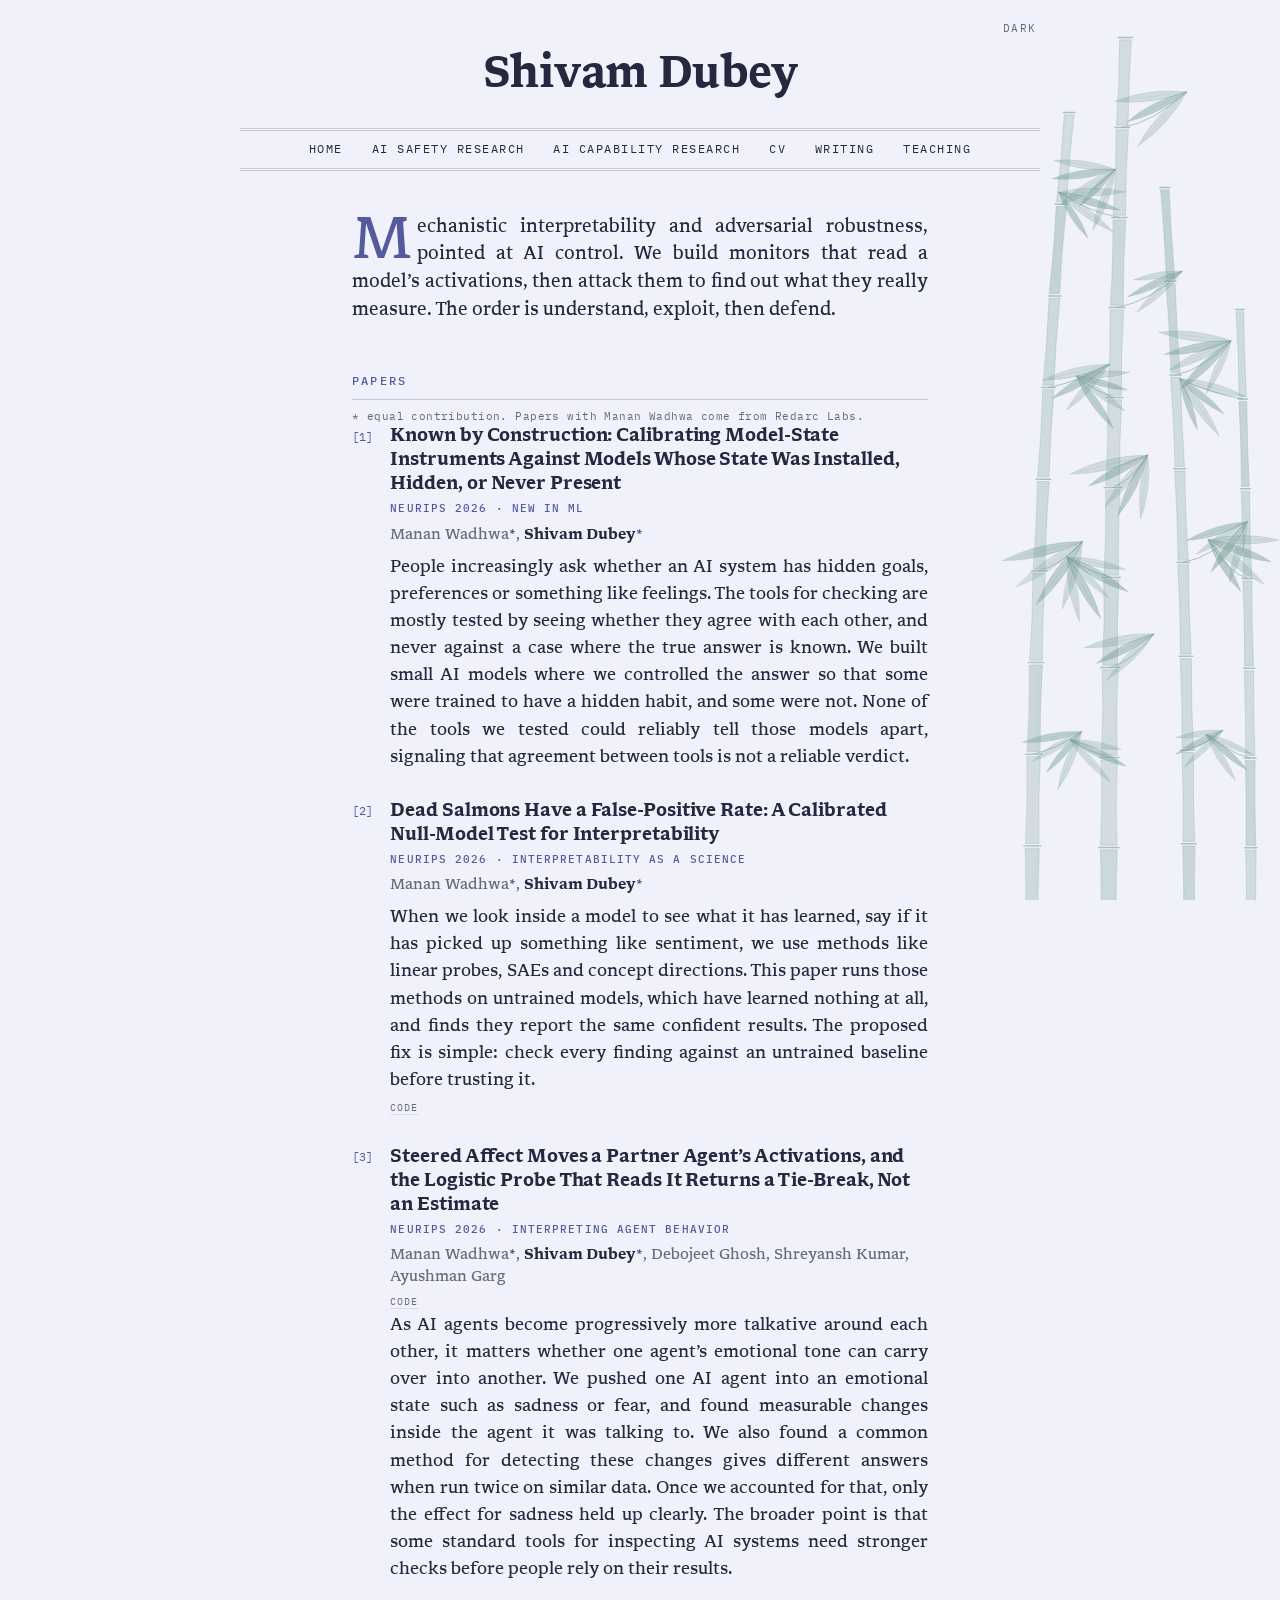
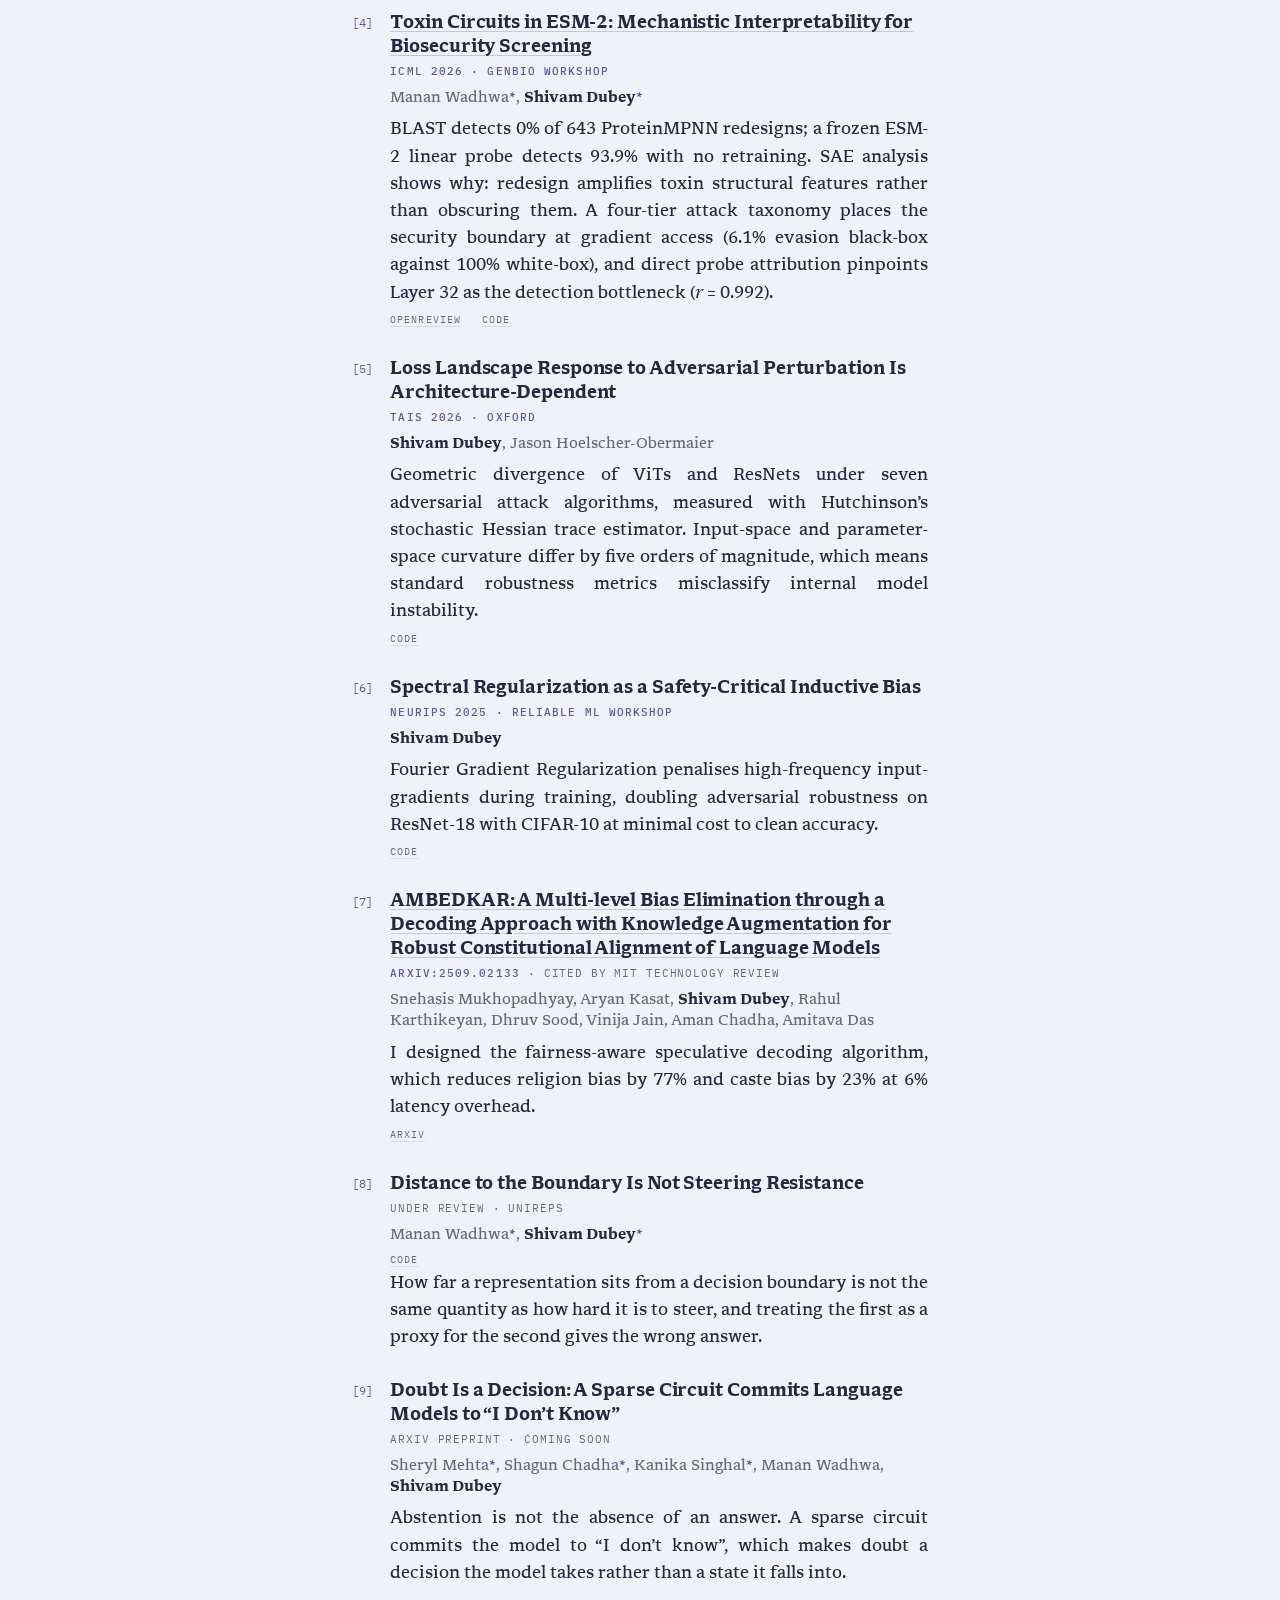
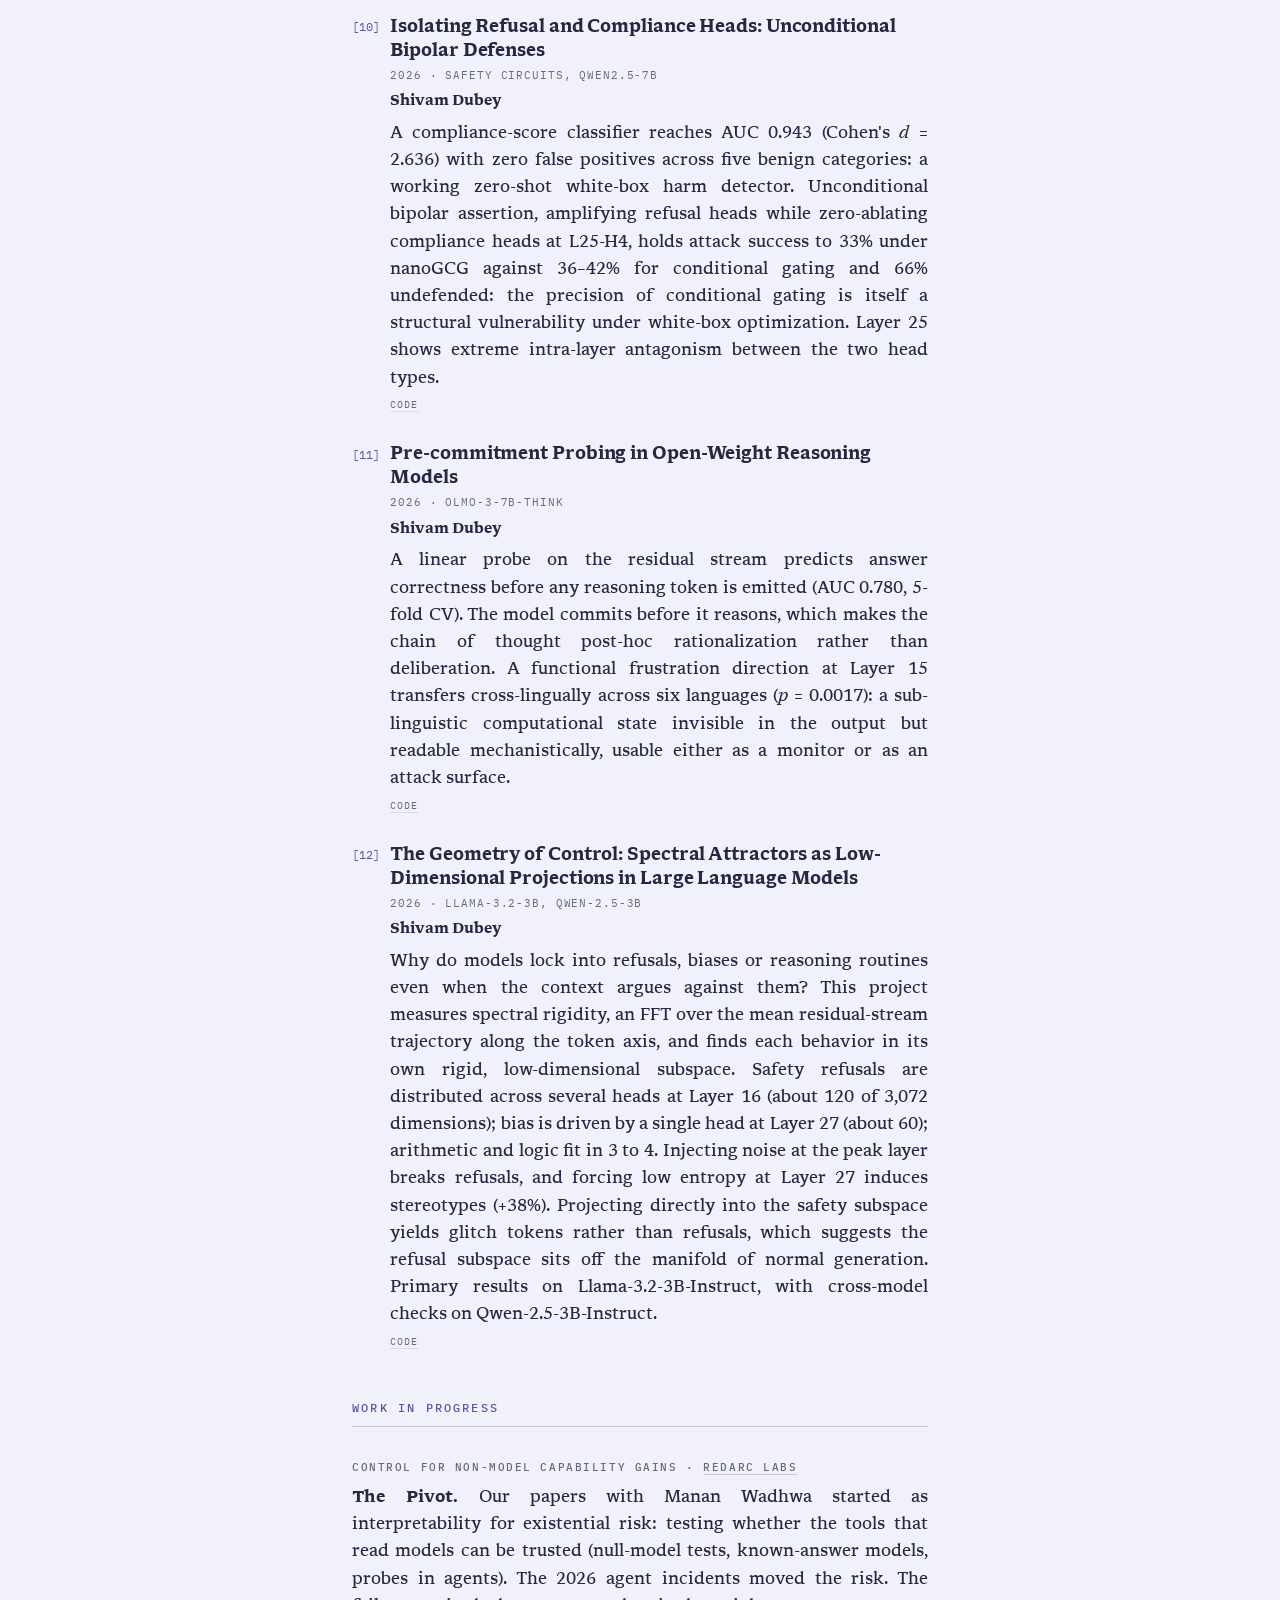
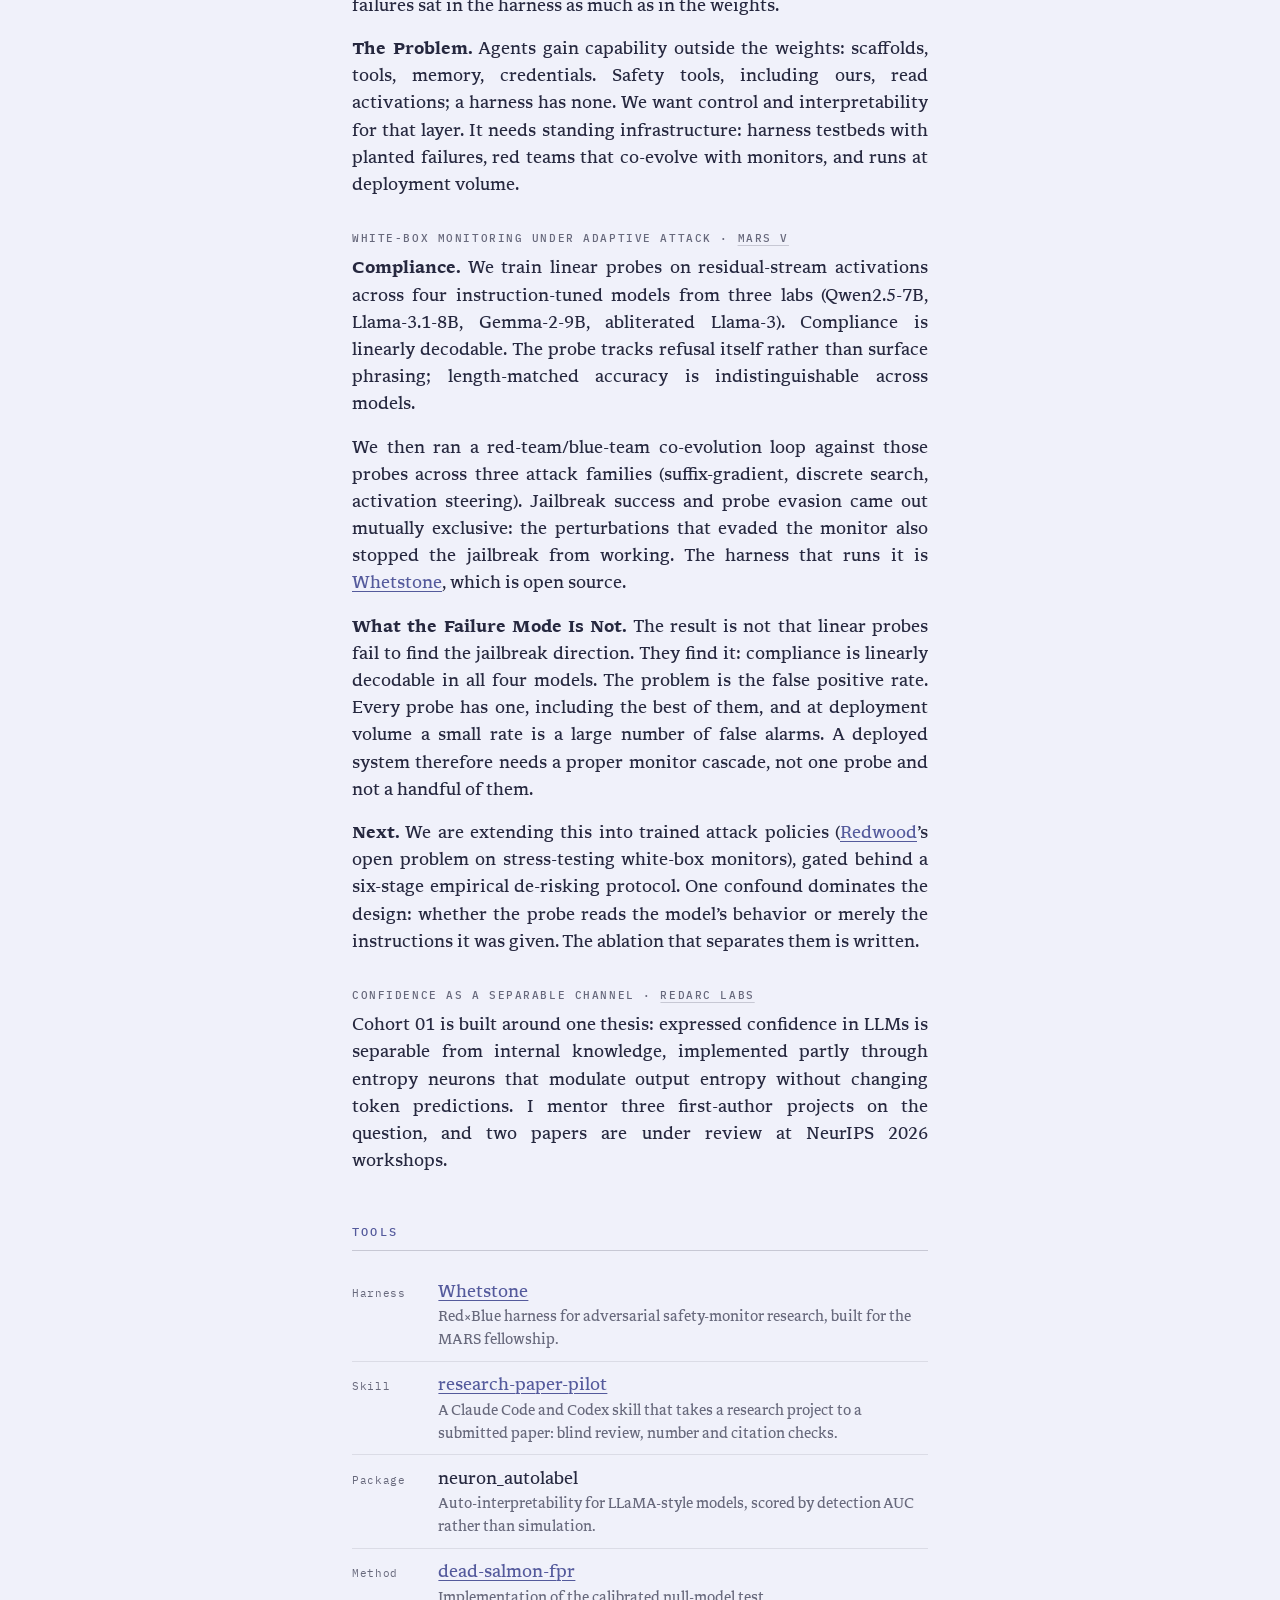
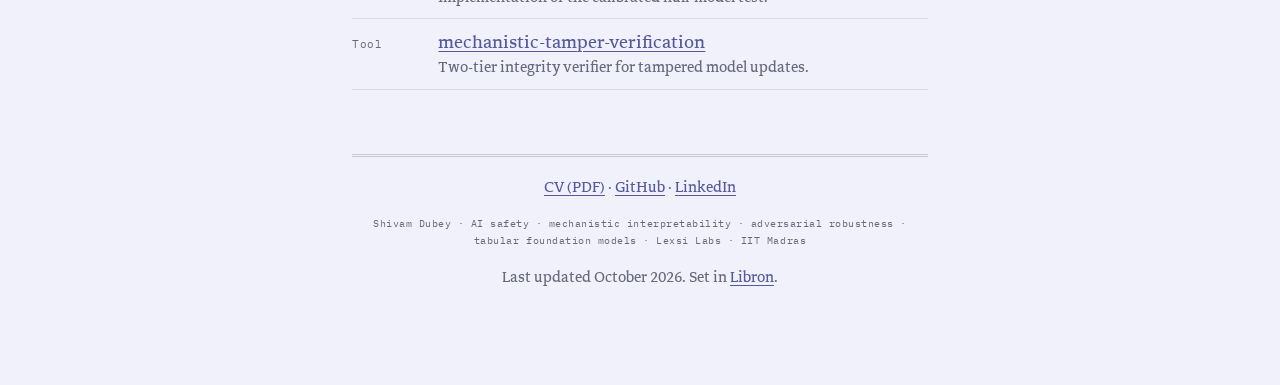
<file: safety.html>
<!DOCTYPE html>
<html lang="en">
<head>
<meta charset="UTF-8">
<meta name="viewport" content="width=device-width, initial-scale=1.0">

<title>AI Safety Research &mdash; Shivam Dubey</title>
<meta name="description" content="AI Safety Research by Shivam Dubey.">
<meta name="author" content="Shivam Dubey">

<meta property="og:type" content="website">
<meta property="og:title" content="AI Safety Research &mdash; Shivam Dubey">
<meta property="og:url" content="https://punctualprocrastinator.github.io/safety.html">
<meta property="og:image" content="https://punctualprocrastinator.github.io/og.png">
<meta name="twitter:card" content="summary_large_image">

<link rel="canonical" href="https://punctualprocrastinator.github.io/safety.html">
<link rel="icon" href="favicon.svg" type="image/svg+xml">
<link rel="preload" href="fonts/Libron-Regular.woff2" as="font" type="font/woff2" crossorigin>
<link rel="stylesheet" href="main.css?v=26">
<!-- Applies a stored theme override before first paint, so there is no flash. -->
<script>try{var t=localStorage.getItem("theme");
if(t==="dark"||t==="light")document.documentElement.setAttribute("data-theme",t);}catch(e){}</script>
<script src="app.js?v=26" defer></script>
<!-- Visitor counts: GoatCounter, no cookies. Dashboard at punctualprocrastinator.goatcounter.com -->
<script data-goatcounter="https://punctualprocrastinator.goatcounter.com/count" async src="https://gc.zgo.at/count.js"></script>
</head>

<body data-art="safety">
<a class="skip" href="#main">Skip to content</a>
<div class="wrap">

<header id="masthead">
    <button id="theme-toggle" type="button" aria-live="polite">Dark</button>
    <h1><a href="index.html">Shivam Dubey</a></h1>
</header>
<nav id="sitenav" aria-label="Main">
    <ul>
        <li><a href="index.html">Home</a></li>
        <li><a href="safety.html" aria-current="page">AI Safety<span class="nav-long"> Research</span></a></li>
        <li><a href="capability.html">AI Capability<span class="nav-long"> Research</span></a></li>
        <li><a href="resume.html">CV</a></li>
        <li><a href="writing.html">Writing</a></li>
        <li><a href="teaching.html">Teaching</a></li>
    </ul>
</nav>
<div class="artwork" aria-hidden="true">
<svg viewBox="0 0 420 960" xmlns="http://www.w3.org/2000/svg" preserveAspectRatio="xMidYMid slice" role="img" aria-label="Bamboo bending in the wind">
<g class="sway" style="--ox:150;--oy:1000;--amp:1.01;--dur:10.1s;--delay:-4.7s"><path d="M142.5 997.5Q144.5 951.1 143.0 904.7L158.0 904.7Q155.9 951.1 157.5 997.5Z" fill="var(--art-leaf)" fill-opacity="0.29" stroke="var(--art-leaf)" stroke-width="0.6" stroke-opacity="0.45" stroke-linejoin="round"/><path d="M141.5 902.2L159.5 902.2" fill="none" stroke="var(--art-leaf)" stroke-width="1.6" stroke-linecap="round" stroke-linejoin="round" opacity="0.55"/><path d="M143.3 899.7Q145.8 853.3 144.8 806.9L159.2 806.9Q156.7 853.3 157.7 899.7Z" fill="var(--art-leaf)" fill-opacity="0.26" stroke="var(--art-leaf)" stroke-width="0.6" stroke-opacity="0.45" stroke-linejoin="round"/><path d="M143.3 804.4L160.6 804.4" fill="none" stroke="var(--art-leaf)" stroke-width="1.6" stroke-linecap="round" stroke-linejoin="round" opacity="0.55"/><path d="M145.1 801.9Q148.0 755.6 147.5 709.2L161.4 709.2Q158.5 755.6 158.9 801.9Z" fill="var(--art-leaf)" fill-opacity="0.32" stroke="var(--art-leaf)" stroke-width="0.6" stroke-opacity="0.45" stroke-linejoin="round"/><path d="M146.1 706.7L162.7 706.7" fill="none" stroke="var(--art-leaf)" stroke-width="1.6" stroke-linecap="round" stroke-linejoin="round" opacity="0.55"/><path d="M147.8 704.2Q151.1 657.8 151.3 611.4L164.5 611.4Q161.2 657.8 161.1 704.2Z" fill="var(--art-leaf)" fill-opacity="0.25" stroke="var(--art-leaf)" stroke-width="0.6" stroke-opacity="0.45" stroke-linejoin="round"/><path d="M150.0 608.9L165.9 608.9" fill="none" stroke="var(--art-leaf)" stroke-width="1.6" stroke-linecap="round" stroke-linejoin="round" opacity="0.55"/><path d="M151.6 606.4Q155.3 560.0 156.0 513.6L168.7 513.6Q164.9 560.0 164.2 606.4Z" fill="var(--art-leaf)" fill-opacity="0.28" stroke="var(--art-leaf)" stroke-width="0.6" stroke-opacity="0.45" stroke-linejoin="round"/><path d="M154.7 511.1L169.9 511.1" fill="none" stroke="var(--art-leaf)" stroke-width="1.6" stroke-linecap="round" stroke-linejoin="round" opacity="0.55"/><path d="M156.3 508.6Q160.5 462.2 161.7 415.8L173.8 415.8Q169.7 462.2 168.4 508.6Z" fill="var(--art-leaf)" fill-opacity="0.26" stroke="var(--art-leaf)" stroke-width="0.6" stroke-opacity="0.45" stroke-linejoin="round"/><path d="M160.5 413.3L175.0 413.3" fill="none" stroke="var(--art-leaf)" stroke-width="1.6" stroke-linecap="round" stroke-linejoin="round" opacity="0.55"/><path d="M162.0 410.8Q166.6 364.4 168.4 318.1L179.9 318.1Q175.4 364.4 173.5 410.8Z" fill="var(--art-leaf)" fill-opacity="0.27" stroke="var(--art-leaf)" stroke-width="0.6" stroke-opacity="0.45" stroke-linejoin="round"/><path d="M167.3 315.6L181.1 315.6" fill="none" stroke="var(--art-leaf)" stroke-width="1.6" stroke-linecap="round" stroke-linejoin="round" opacity="0.55"/><path d="M168.7 313.1Q173.8 266.7 176.1 220.3L187.1 220.3Q182.0 266.7 179.7 313.1Z" fill="var(--art-leaf)" fill-opacity="0.34" stroke="var(--art-leaf)" stroke-width="0.6" stroke-opacity="0.45" stroke-linejoin="round"/><path d="M175.1 217.8L188.2 217.8" fill="none" stroke="var(--art-leaf)" stroke-width="1.6" stroke-linecap="round" stroke-linejoin="round" opacity="0.55"/><path d="M176.4 215.3Q181.9 168.9 184.8 122.5L195.2 122.5Q189.7 168.9 186.8 215.3Z" fill="var(--art-leaf)" fill-opacity="0.23" stroke="var(--art-leaf)" stroke-width="0.6" stroke-opacity="0.45" stroke-linejoin="round"/><path d="M183.8 120.0L196.2 120.0" fill="none" stroke="var(--art-leaf)" stroke-width="1.6" stroke-linecap="round" stroke-linejoin="round" opacity="0.55"/><path d="M152.0 804.4Q177.5 798.4 203.1 780.6" fill="none" stroke="var(--art-leaf)" stroke-width="1.0" stroke-linecap="round" stroke-linejoin="round" opacity="0.55"/><g class="sway" style="--ox:203.1;--oy:780.6;--amp:3.39;--dur:4.1s;--delay:-1.8s"><path d="M203.1 780.6Q182.9 808.5 177.5 842.6Q197.7 814.7 203.1 780.6ZM203.1 780.6Q173.0 790.0 150.5 812.0Q180.6 802.6 203.1 780.6Z" fill="var(--art-leaf)" fill-opacity="0.24" stroke="var(--art-leaf)" stroke-width="0.5" stroke-opacity="0.4" stroke-linejoin="round"/><path d="M203.1 780.6Q179.3 797.6 165.8 823.6Q189.6 806.6 203.1 780.6ZM203.1 780.6Q170.2 778.6 140.0 791.7Q172.9 793.7 203.1 780.6Z" fill="var(--art-leaf)" fill-opacity="0.4" stroke="var(--art-leaf)" stroke-width="0.5" stroke-opacity="0.45" stroke-linejoin="round"/><path d="M203.1 780.6l-23.0 55.8M203.1 780.6l-33.6 38.7M203.1 780.6l-47.3 28.2M203.1 780.6l-56.7 10.0" fill="none" stroke="var(--art-leaf)" stroke-width="0.4" stroke-linecap="round" stroke-linejoin="round" opacity="0.35"/></g><path d="M157.9 608.9Q181.0 602.9 204.0 577.6" fill="none" stroke="var(--art-leaf)" stroke-width="1.0" stroke-linecap="round" stroke-linejoin="round" opacity="0.55"/><g class="sway" style="--ox:204.0;--oy:577.6;--amp:4.46;--dur:4.4s;--delay:-1.4s"><path d="M204.0 577.6Q184.7 610.9 182.6 649.5Q201.9 616.1 204.0 577.6ZM204.0 577.6Q162.4 593.5 132.5 626.6Q174.2 610.7 204.0 577.6Z" fill="var(--art-leaf)" fill-opacity="0.24" stroke="var(--art-leaf)" stroke-width="0.5" stroke-opacity="0.4" stroke-linejoin="round"/><path d="M204.0 577.6Q171.1 605.7 154.5 645.6Q187.5 617.5 204.0 577.6ZM204.0 577.6Q158.6 577.6 118.1 598.2Q163.6 598.2 204.0 577.6Z" fill="var(--art-leaf)" fill-opacity="0.4" stroke="var(--art-leaf)" stroke-width="0.5" stroke-opacity="0.45" stroke-linejoin="round"/><path d="M204.0 577.6l-19.3 64.7M204.0 577.6l-44.6 61.2M204.0 577.6l-64.4 44.1M204.0 577.6l-77.3 18.6" fill="none" stroke="var(--art-leaf)" stroke-width="0.4" stroke-linecap="round" stroke-linejoin="round" opacity="0.35"/></g><path d="M167.8 413.3Q200.4 407.3 232.9 388.5" fill="none" stroke="var(--art-leaf)" stroke-width="1.0" stroke-linecap="round" stroke-linejoin="round" opacity="0.55"/><g class="sway" style="--ox:232.9;--oy:388.5;--amp:4.69;--dur:4.6s;--delay:-0.5s"><path d="M232.9 388.5Q204.0 407.5 186.9 437.5Q215.8 418.5 232.9 388.5ZM232.9 388.5Q195.1 388.4 161.4 405.5Q199.2 405.6 232.9 388.5Z" fill="var(--art-leaf)" fill-opacity="0.24" stroke="var(--art-leaf)" stroke-width="0.5" stroke-opacity="0.4" stroke-linejoin="round"/><path d="M232.9 388.5Q198.1 399.4 171.9 424.9Q206.8 414.0 232.9 388.5Z" fill="var(--art-leaf)" fill-opacity="0.4" stroke="var(--art-leaf)" stroke-width="0.5" stroke-opacity="0.45" stroke-linejoin="round"/><path d="M232.9 388.5l-41.4 44.2M232.9 388.5l-54.9 32.8M232.9 388.5l-64.4 15.3" fill="none" stroke="var(--art-leaf)" stroke-width="0.4" stroke-linecap="round" stroke-linejoin="round" opacity="0.35"/></g><path d="M181.6 217.8Q210.4 211.8 239.2 180.8" fill="none" stroke="var(--art-leaf)" stroke-width="1.0" stroke-linecap="round" stroke-linejoin="round" opacity="0.55"/><g class="sway" style="--ox:239.2;--oy:180.8;--amp:3.62;--dur:3.2s;--delay:-2.9s"><path d="M239.2 180.8Q219.5 210.3 215.3 245.5Q235.0 216.0 239.2 180.8ZM239.2 180.8Q205.6 192.1 180.9 217.4Q214.4 206.1 239.2 180.8ZM239.2 180.8Q207.7 168.1 173.8 171.1Q205.3 183.8 239.2 180.8Z" fill="var(--art-leaf)" fill-opacity="0.24" stroke="var(--art-leaf)" stroke-width="0.5" stroke-opacity="0.4" stroke-linejoin="round"/><path d="M239.2 180.8Q215.1 195.7 200.4 220.0Q224.5 205.0 239.2 180.8ZM239.2 180.8Q204.3 177.6 171.8 190.6Q206.7 193.8 239.2 180.8Z" fill="var(--art-leaf)" fill-opacity="0.4" stroke="var(--art-leaf)" stroke-width="0.5" stroke-opacity="0.45" stroke-linejoin="round"/><path d="M239.2 180.8l-21.5 58.3M239.2 180.8l-34.9 35.3M239.2 180.8l-52.5 33.0M239.2 180.8l-60.6 8.8M239.2 180.8l-58.9 -8.7" fill="none" stroke="var(--art-leaf)" stroke-width="0.4" stroke-linecap="round" stroke-linejoin="round" opacity="0.35"/></g></g>
<g class="sway" style="--ox:232;--oy:1000;--amp:0.97;--dur:9.2s;--delay:-1.3s"><path d="M223.0 997.5Q225.2 952.0 223.2 906.5L241.2 906.5Q238.9 952.0 241.0 997.5Z" fill="var(--art-leaf)" fill-opacity="0.28" stroke="var(--art-leaf)" stroke-width="0.6" stroke-opacity="0.45" stroke-linejoin="round"/><path d="M221.4 904.0L243.0 904.0" fill="none" stroke="var(--art-leaf)" stroke-width="1.6" stroke-linecap="round" stroke-linejoin="round" opacity="0.55"/><path d="M223.5 901.5Q225.8 856.0 224.0 810.5L241.4 810.5Q239.1 856.0 240.9 901.5Z" fill="var(--art-leaf)" fill-opacity="0.22" stroke="var(--art-leaf)" stroke-width="0.6" stroke-opacity="0.45" stroke-linejoin="round"/><path d="M222.3 808.0L243.1 808.0" fill="none" stroke="var(--art-leaf)" stroke-width="1.6" stroke-linecap="round" stroke-linejoin="round" opacity="0.55"/><path d="M224.3 805.5Q226.8 760.0 225.2 714.5L242.0 714.5Q239.5 760.0 241.1 805.5Z" fill="var(--art-leaf)" fill-opacity="0.24" stroke="var(--art-leaf)" stroke-width="0.6" stroke-opacity="0.45" stroke-linejoin="round"/><path d="M223.6 712.0L243.7 712.0" fill="none" stroke="var(--art-leaf)" stroke-width="1.6" stroke-linecap="round" stroke-linejoin="round" opacity="0.55"/><path d="M225.6 709.5Q228.1 664.0 226.8 618.5L242.9 618.5Q240.4 664.0 241.7 709.5Z" fill="var(--art-leaf)" fill-opacity="0.27" stroke="var(--art-leaf)" stroke-width="0.6" stroke-opacity="0.45" stroke-linejoin="round"/><path d="M225.2 616.0L244.5 616.0" fill="none" stroke="var(--art-leaf)" stroke-width="1.6" stroke-linecap="round" stroke-linejoin="round" opacity="0.55"/><path d="M227.1 613.5Q229.8 568.0 228.8 522.5L244.2 522.5Q241.6 568.0 242.6 613.5Z" fill="var(--art-leaf)" fill-opacity="0.25" stroke="var(--art-leaf)" stroke-width="0.6" stroke-opacity="0.45" stroke-linejoin="round"/><path d="M227.2 520.0L245.8 520.0" fill="none" stroke="var(--art-leaf)" stroke-width="1.6" stroke-linecap="round" stroke-linejoin="round" opacity="0.55"/><path d="M229.1 517.5Q231.8 472.0 231.1 426.5L245.9 426.5Q243.1 472.0 243.9 517.5Z" fill="var(--art-leaf)" fill-opacity="0.22" stroke="var(--art-leaf)" stroke-width="0.6" stroke-opacity="0.45" stroke-linejoin="round"/><path d="M229.6 424.0L247.4 424.0" fill="none" stroke="var(--art-leaf)" stroke-width="1.6" stroke-linecap="round" stroke-linejoin="round" opacity="0.55"/><path d="M231.4 421.5Q234.2 376.0 233.7 330.5L247.9 330.5Q245.1 376.0 245.6 421.5Z" fill="var(--art-leaf)" fill-opacity="0.24" stroke="var(--art-leaf)" stroke-width="0.6" stroke-opacity="0.45" stroke-linejoin="round"/><path d="M232.3 328.0L249.4 328.0" fill="none" stroke="var(--art-leaf)" stroke-width="1.6" stroke-linecap="round" stroke-linejoin="round" opacity="0.55"/><path d="M234.0 325.5Q237.0 280.0 236.7 234.5L250.3 234.5Q247.3 280.0 247.6 325.5Z" fill="var(--art-leaf)" fill-opacity="0.28" stroke="var(--art-leaf)" stroke-width="0.6" stroke-opacity="0.45" stroke-linejoin="round"/><path d="M235.4 232.0L251.7 232.0" fill="none" stroke="var(--art-leaf)" stroke-width="1.6" stroke-linecap="round" stroke-linejoin="round" opacity="0.55"/><path d="M237.0 229.5Q240.1 184.0 240.1 138.5L253.1 138.5Q250.0 184.0 250.0 229.5Z" fill="var(--art-leaf)" fill-opacity="0.24" stroke="var(--art-leaf)" stroke-width="0.6" stroke-opacity="0.45" stroke-linejoin="round"/><path d="M238.8 136.0L254.4 136.0" fill="none" stroke="var(--art-leaf)" stroke-width="1.6" stroke-linecap="round" stroke-linejoin="round" opacity="0.55"/><path d="M240.4 133.5Q243.6 88.0 243.8 42.5L256.2 42.5Q253.0 88.0 252.7 133.5Z" fill="var(--art-leaf)" fill-opacity="0.23" stroke="var(--art-leaf)" stroke-width="0.6" stroke-opacity="0.45" stroke-linejoin="round"/><path d="M242.6 40.0L257.4 40.0" fill="none" stroke="var(--art-leaf)" stroke-width="1.6" stroke-linecap="round" stroke-linejoin="round" opacity="0.55"/><path d="M232.7 808.0Q211.9 802.0 191.1 789.1" fill="none" stroke="var(--art-leaf)" stroke-width="1.0" stroke-linecap="round" stroke-linejoin="round" opacity="0.55"/><g class="sway" style="--ox:191.1;--oy:789.1;--amp:4.59;--dur:4.0s;--delay:-1.9s"><path d="M191.1 789.1Q217.0 800.8 245.3 799.4Q219.4 787.8 191.1 789.1ZM191.1 789.1Q206.9 816.6 233.4 833.9Q217.6 806.4 191.1 789.1Z" fill="var(--art-leaf)" fill-opacity="0.24" stroke="var(--art-leaf)" stroke-width="0.5" stroke-opacity="0.4" stroke-linejoin="round"/><path d="M191.1 789.1Q217.5 810.4 250.8 817.4Q224.3 796.1 191.1 789.1Z" fill="var(--art-leaf)" fill-opacity="0.4" stroke="var(--art-leaf)" stroke-width="0.5" stroke-opacity="0.45" stroke-linejoin="round"/><path d="M191.1 789.1l48.8 9.3M191.1 789.1l53.7 25.4M191.1 789.1l38.1 40.3" fill="none" stroke="var(--art-leaf)" stroke-width="0.4" stroke-linecap="round" stroke-linejoin="round" opacity="0.35"/></g><path d="M233.6 712.0Q257.0 706.0 280.3 676.2" fill="none" stroke="var(--art-leaf)" stroke-width="1.0" stroke-linecap="round" stroke-linejoin="round" opacity="0.55"/><g class="sway" style="--ox:280.3;--oy:676.2;--amp:4.57;--dur:3.2s;--delay:-1.2s"><path d="M280.3 676.2Q249.3 694.7 230.1 725.2Q261.1 706.7 280.3 676.2ZM280.3 676.2Q241.4 674.6 206.1 690.9Q245.0 692.5 280.3 676.2Z" fill="var(--art-leaf)" fill-opacity="0.24" stroke="var(--art-leaf)" stroke-width="0.5" stroke-opacity="0.4" stroke-linejoin="round"/><path d="M280.3 676.2Q245.8 684.6 218.8 707.7Q253.3 699.3 280.3 676.2Z" fill="var(--art-leaf)" fill-opacity="0.4" stroke="var(--art-leaf)" stroke-width="0.5" stroke-opacity="0.45" stroke-linejoin="round"/><path d="M280.3 676.2l-45.2 44.1M280.3 676.2l-55.4 28.4M280.3 676.2l-66.8 13.3" fill="none" stroke="var(--art-leaf)" stroke-width="0.4" stroke-linecap="round" stroke-linejoin="round" opacity="0.35"/></g><path d="M234.9 616.0Q211.4 610.0 187.8 594.4" fill="none" stroke="var(--art-leaf)" stroke-width="1.0" stroke-linecap="round" stroke-linejoin="round" opacity="0.55"/><g class="sway" style="--ox:187.8;--oy:594.4;--amp:4.3;--dur:3.4s;--delay:-1.9s"><path d="M187.8 594.4Q217.3 608.3 249.8 607.2Q220.4 593.4 187.8 594.4ZM187.8 594.4Q204.5 621.2 231.6 637.4Q214.9 610.7 187.8 594.4ZM187.8 594.4Q186.1 630.1 200.7 662.7Q202.5 627.0 187.8 594.4Z" fill="var(--art-leaf)" fill-opacity="0.24" stroke="var(--art-leaf)" stroke-width="0.5" stroke-opacity="0.4" stroke-linejoin="round"/><path d="M187.8 594.4Q215.8 620.6 252.6 631.2Q224.6 605.0 187.8 594.4ZM187.8 594.4Q197.8 631.5 223.6 660.0Q213.6 622.9 187.8 594.4Z" fill="var(--art-leaf)" fill-opacity="0.4" stroke="var(--art-leaf)" stroke-width="0.5" stroke-opacity="0.45" stroke-linejoin="round"/><path d="M187.8 594.4l55.8 11.5M187.8 594.4l58.3 33.1M187.8 594.4l39.4 38.7M187.8 594.4l32.2 59.0M187.8 594.4l11.6 61.4" fill="none" stroke="var(--art-leaf)" stroke-width="0.4" stroke-linecap="round" stroke-linejoin="round" opacity="0.35"/></g><path d="M236.5 520.0Q255.0 514.0 273.6 485.4" fill="none" stroke="var(--art-leaf)" stroke-width="1.0" stroke-linecap="round" stroke-linejoin="round" opacity="0.55"/><g class="sway" style="--ox:273.6;--oy:485.4;--amp:3.64;--dur:3.7s;--delay:-2.2s"><path d="M273.6 485.4Q261.7 518.5 266.1 553.5Q278.0 520.3 273.6 485.4ZM273.6 485.4Q244.1 507.5 227.9 540.5Q257.4 518.4 273.6 485.4ZM273.6 485.4Q229.8 485.6 190.9 505.7Q234.7 505.5 273.6 485.4Z" fill="var(--art-leaf)" fill-opacity="0.24" stroke="var(--art-leaf)" stroke-width="0.5" stroke-opacity="0.4" stroke-linejoin="round"/><path d="M273.6 485.4Q249.8 514.1 241.6 550.4Q265.4 521.7 273.6 485.4ZM273.6 485.4Q238.2 494.3 210.7 518.3Q246.1 509.4 273.6 485.4Z" fill="var(--art-leaf)" fill-opacity="0.4" stroke="var(--art-leaf)" stroke-width="0.5" stroke-opacity="0.45" stroke-linejoin="round"/><path d="M273.6 485.4l-6.7 61.2M273.6 485.4l-28.8 58.5M273.6 485.4l-41.1 49.5M273.6 485.4l-56.5 29.6M273.6 485.4l-74.4 18.3" fill="none" stroke="var(--art-leaf)" stroke-width="0.4" stroke-linecap="round" stroke-linejoin="round" opacity="0.35"/></g><path d="M238.5 424.0Q217.9 418.0 197.4 401.1" fill="none" stroke="var(--art-leaf)" stroke-width="1.0" stroke-linecap="round" stroke-linejoin="round" opacity="0.55"/><g class="sway" style="--ox:197.4;--oy:401.1;--amp:3.15;--dur:3.6s;--delay:-1.9s"><path d="M197.4 401.1Q226.4 406.0 254.5 397.2Q225.5 392.3 197.4 401.1ZM197.4 401.1Q219.0 426.0 249.5 438.4Q227.9 413.5 197.4 401.1Z" fill="var(--art-leaf)" fill-opacity="0.24" stroke="var(--art-leaf)" stroke-width="0.5" stroke-opacity="0.4" stroke-linejoin="round"/><path d="M197.4 401.1Q222.9 415.2 251.9 416.1Q226.5 402.1 197.4 401.1ZM197.4 401.1Q210.5 433.7 236.9 456.8Q223.8 424.2 197.4 401.1Z" fill="var(--art-leaf)" fill-opacity="0.4" stroke="var(--art-leaf)" stroke-width="0.5" stroke-opacity="0.45" stroke-linejoin="round"/><path d="M197.4 401.1l51.4 -3.5M197.4 401.1l49.1 13.5M197.4 401.1l46.9 33.5M197.4 401.1l35.6 50.1" fill="none" stroke="var(--art-leaf)" stroke-width="0.4" stroke-linecap="round" stroke-linejoin="round" opacity="0.35"/></g><path d="M240.8 328.0Q275.6 322.0 310.4 289.3" fill="none" stroke="var(--art-leaf)" stroke-width="1.0" stroke-linecap="round" stroke-linejoin="round" opacity="0.55"/><g class="sway" style="--ox:310.4;--oy:289.3;--amp:4.27;--dur:4.1s;--delay:-0.1s"><path d="M310.4 289.3Q280.9 305.3 262.0 333.0Q291.4 316.9 310.4 289.3ZM310.4 289.3Q283.5 287.7 258.9 298.4Q285.7 300.0 310.4 289.3Z" fill="var(--art-leaf)" fill-opacity="0.24" stroke="var(--art-leaf)" stroke-width="0.5" stroke-opacity="0.4" stroke-linejoin="round"/><path d="M310.4 289.3Q278.1 296.0 252.3 316.6Q284.6 309.9 310.4 289.3Z" fill="var(--art-leaf)" fill-opacity="0.4" stroke="var(--art-leaf)" stroke-width="0.5" stroke-opacity="0.45" stroke-linejoin="round"/><path d="M310.4 289.3l-43.5 39.4M310.4 289.3l-52.2 24.7M310.4 289.3l-46.3 8.2" fill="none" stroke="var(--art-leaf)" stroke-width="0.4" stroke-linecap="round" stroke-linejoin="round" opacity="0.35"/></g><path d="M243.5 232.0Q211.2 226.0 178.9 205.2" fill="none" stroke="var(--art-leaf)" stroke-width="1.0" stroke-linecap="round" stroke-linejoin="round" opacity="0.55"/><g class="sway" style="--ox:178.9;--oy:205.2;--amp:3.03;--dur:3.5s;--delay:-2.0s"><path d="M178.9 205.2Q214.6 213.4 250.1 204.6Q214.5 196.4 178.9 205.2ZM178.9 205.2Q202.7 233.1 236.6 247.2Q212.8 219.3 178.9 205.2Z" fill="var(--art-leaf)" fill-opacity="0.24" stroke="var(--art-leaf)" stroke-width="0.5" stroke-opacity="0.4" stroke-linejoin="round"/><path d="M178.9 205.2Q209.1 222.4 243.7 224.0Q213.6 206.8 178.9 205.2ZM178.9 205.2Q188.6 233.4 210.0 254.1Q200.3 225.9 178.9 205.2Z" fill="var(--art-leaf)" fill-opacity="0.4" stroke="var(--art-leaf)" stroke-width="0.5" stroke-opacity="0.45" stroke-linejoin="round"/><path d="M178.9 205.2l64.1 -0.5M178.9 205.2l58.3 16.9M178.9 205.2l51.9 37.8M178.9 205.2l28.0 44.0" fill="none" stroke="var(--art-leaf)" stroke-width="0.4" stroke-linecap="round" stroke-linejoin="round" opacity="0.35"/></g><path d="M246.6 136.0Q280.9 130.0 315.3 98.0" fill="none" stroke="var(--art-leaf)" stroke-width="1.0" stroke-linecap="round" stroke-linejoin="round" opacity="0.55"/><g class="sway" style="--ox:315.3;--oy:98.0;--amp:3.71;--dur:3.9s;--delay:-1.2s"><path d="M315.3 98.0Q282.0 120.9 262.8 156.3Q296.0 133.4 315.3 98.0ZM315.3 98.0Q275.9 93.9 238.8 108.0Q278.3 112.2 315.3 98.0Z" fill="var(--art-leaf)" fill-opacity="0.24" stroke="var(--art-leaf)" stroke-width="0.5" stroke-opacity="0.4" stroke-linejoin="round"/><path d="M315.3 98.0Q279.5 106.3 251.4 130.0Q287.1 121.7 315.3 98.0Z" fill="var(--art-leaf)" fill-opacity="0.4" stroke="var(--art-leaf)" stroke-width="0.5" stroke-opacity="0.45" stroke-linejoin="round"/><path d="M315.3 98.0l-47.2 52.4M315.3 98.0l-57.5 28.7M315.3 98.0l-68.8 9.0" fill="none" stroke="var(--art-leaf)" stroke-width="0.4" stroke-linecap="round" stroke-linejoin="round" opacity="0.35"/></g></g>
<g class="sway" style="--ox:318;--oy:1000;--amp:0.97;--dur:10.1s;--delay:-3.3s"><path d="M311.5 997.5Q312.9 950.0 311.1 902.5L324.1 902.5Q322.7 950.0 324.5 997.5Z" fill="var(--art-leaf)" fill-opacity="0.31" stroke="var(--art-leaf)" stroke-width="0.6" stroke-opacity="0.45" stroke-linejoin="round"/><path d="M309.8 900.0L325.4 900.0" fill="none" stroke="var(--art-leaf)" stroke-width="1.6" stroke-linecap="round" stroke-linejoin="round" opacity="0.55"/><path d="M311.4 897.5Q312.3 850.0 310.2 802.5L322.6 802.5Q321.7 850.0 323.8 897.5Z" fill="var(--art-leaf)" fill-opacity="0.25" stroke="var(--art-leaf)" stroke-width="0.6" stroke-opacity="0.45" stroke-linejoin="round"/><path d="M308.9 800.0L323.8 800.0" fill="none" stroke="var(--art-leaf)" stroke-width="1.6" stroke-linecap="round" stroke-linejoin="round" opacity="0.55"/><path d="M310.4 797.5Q310.9 750.0 308.4 702.5L320.3 702.5Q319.9 750.0 322.3 797.5Z" fill="var(--art-leaf)" fill-opacity="0.25" stroke="var(--art-leaf)" stroke-width="0.6" stroke-opacity="0.45" stroke-linejoin="round"/><path d="M307.2 700.0L321.5 700.0" fill="none" stroke="var(--art-leaf)" stroke-width="1.6" stroke-linecap="round" stroke-linejoin="round" opacity="0.55"/><path d="M308.7 697.5Q308.6 650.0 305.9 602.5L317.1 602.5Q317.2 650.0 320.0 697.5Z" fill="var(--art-leaf)" fill-opacity="0.25" stroke="var(--art-leaf)" stroke-width="0.6" stroke-opacity="0.45" stroke-linejoin="round"/><path d="M304.7 600.0L318.3 600.0" fill="none" stroke="var(--art-leaf)" stroke-width="1.6" stroke-linecap="round" stroke-linejoin="round" opacity="0.55"/><path d="M306.1 597.5Q305.6 550.0 302.5 502.5L313.2 502.5Q313.7 550.0 316.9 597.5Z" fill="var(--art-leaf)" fill-opacity="0.25" stroke="var(--art-leaf)" stroke-width="0.6" stroke-opacity="0.45" stroke-linejoin="round"/><path d="M301.4 500.0L314.3 500.0" fill="none" stroke="var(--art-leaf)" stroke-width="1.6" stroke-linecap="round" stroke-linejoin="round" opacity="0.55"/><path d="M302.8 497.5Q301.8 450.0 298.3 402.5L308.5 402.5Q309.5 450.0 312.9 497.5Z" fill="var(--art-leaf)" fill-opacity="0.24" stroke="var(--art-leaf)" stroke-width="0.6" stroke-opacity="0.45" stroke-linejoin="round"/><path d="M297.3 400.0L309.5 400.0" fill="none" stroke="var(--art-leaf)" stroke-width="1.6" stroke-linecap="round" stroke-linejoin="round" opacity="0.55"/><path d="M298.6 397.5Q297.1 350.0 293.3 302.5L302.9 302.5Q304.4 350.0 308.2 397.5Z" fill="var(--art-leaf)" fill-opacity="0.3" stroke="var(--art-leaf)" stroke-width="0.6" stroke-opacity="0.45" stroke-linejoin="round"/><path d="M292.3 300.0L303.8 300.0" fill="none" stroke="var(--art-leaf)" stroke-width="1.6" stroke-linecap="round" stroke-linejoin="round" opacity="0.55"/><path d="M293.6 297.5Q291.6 250.0 287.5 202.5L296.5 202.5Q298.5 250.0 302.6 297.5Z" fill="var(--art-leaf)" fill-opacity="0.34" stroke="var(--art-leaf)" stroke-width="0.6" stroke-opacity="0.45" stroke-linejoin="round"/><path d="M286.6 200.0L297.4 200.0" fill="none" stroke="var(--art-leaf)" stroke-width="1.6" stroke-linecap="round" stroke-linejoin="round" opacity="0.55"/><path d="M316.4 800.0Q335.1 794.0 353.8 779.2" fill="none" stroke="var(--art-leaf)" stroke-width="1.0" stroke-linecap="round" stroke-linejoin="round" opacity="0.55"/><g class="sway" style="--ox:353.8;--oy:779.2;--amp:4.35;--dur:3.3s;--delay:-2.8s"><path d="M353.8 779.2Q328.8 793.6 313.0 817.8Q338.0 803.4 353.8 779.2ZM353.8 779.2Q327.9 777.0 303.8 786.7Q329.7 789.0 353.8 779.2Z" fill="var(--art-leaf)" fill-opacity="0.24" stroke="var(--art-leaf)" stroke-width="0.5" stroke-opacity="0.4" stroke-linejoin="round"/><path d="M353.8 779.2Q325.7 785.8 303.6 804.4Q331.8 797.8 353.8 779.2Z" fill="var(--art-leaf)" fill-opacity="0.4" stroke="var(--art-leaf)" stroke-width="0.5" stroke-opacity="0.45" stroke-linejoin="round"/><path d="M353.8 779.2l-36.8 34.7M353.8 779.2l-45.2 22.7M353.8 779.2l-45.0 6.8" fill="none" stroke="var(--art-leaf)" stroke-width="0.4" stroke-linecap="round" stroke-linejoin="round" opacity="0.35"/></g><path d="M311.5 600.0Q345.7 594.0 379.9 556.5" fill="none" stroke="var(--art-leaf)" stroke-width="1.0" stroke-linecap="round" stroke-linejoin="round" opacity="0.55"/><g class="sway" style="--ox:379.9;--oy:556.5;--amp:3.0;--dur:4.6s;--delay:-2.7s"><path d="M379.9 556.5Q362.5 586.5 360.7 621.1Q378.1 591.1 379.9 556.5ZM379.9 556.5Q348.4 567.2 325.3 591.1Q356.7 580.3 379.9 556.5Z" fill="var(--art-leaf)" fill-opacity="0.24" stroke="var(--art-leaf)" stroke-width="0.5" stroke-opacity="0.4" stroke-linejoin="round"/><path d="M379.9 556.5Q353.9 578.8 340.9 610.4Q366.9 588.1 379.9 556.5ZM379.9 556.5Q345.2 558.7 315.3 576.4Q350.0 574.2 379.9 556.5Z" fill="var(--art-leaf)" fill-opacity="0.4" stroke="var(--art-leaf)" stroke-width="0.5" stroke-opacity="0.45" stroke-linejoin="round"/><path d="M379.9 556.5l-17.3 58.1M379.9 556.5l-35.1 48.5M379.9 556.5l-49.2 31.1M379.9 556.5l-58.2 17.9" fill="none" stroke="var(--art-leaf)" stroke-width="0.4" stroke-linecap="round" stroke-linejoin="round" opacity="0.35"/></g><path d="M303.4 400.0Q332.9 394.0 362.5 363.6" fill="none" stroke="var(--art-leaf)" stroke-width="1.0" stroke-linecap="round" stroke-linejoin="round" opacity="0.55"/><g class="sway" style="--ox:362.5;--oy:363.6;--amp:3.02;--dur:3.6s;--delay:-2.0s"><path d="M362.5 363.6Q342.5 388.6 336.0 420.0Q356.0 395.0 362.5 363.6ZM362.5 363.6Q325.7 371.3 296.3 394.9Q333.2 387.2 362.5 363.6ZM362.5 363.6Q325.1 349.7 285.4 354.3Q322.8 368.2 362.5 363.6Z" fill="var(--art-leaf)" fill-opacity="0.24" stroke="var(--art-leaf)" stroke-width="0.5" stroke-opacity="0.4" stroke-linejoin="round"/><path d="M362.5 363.6Q329.2 383.0 308.3 415.4Q341.6 396.0 362.5 363.6ZM362.5 363.6Q324.9 362.3 290.8 378.1Q328.4 379.5 362.5 363.6Z" fill="var(--art-leaf)" fill-opacity="0.4" stroke="var(--art-leaf)" stroke-width="0.5" stroke-opacity="0.45" stroke-linejoin="round"/><path d="M362.5 363.6l-23.8 50.7M362.5 363.6l-48.8 46.6M362.5 363.6l-59.6 28.1M362.5 363.6l-64.6 13.1M362.5 363.6l-69.4 -8.4" fill="none" stroke="var(--art-leaf)" stroke-width="0.4" stroke-linecap="round" stroke-linejoin="round" opacity="0.35"/></g></g>
<g class="sway" style="--ox:384;--oy:1000;--amp:1.14;--dur:8.2s;--delay:-3.5s"><path d="M378.5 997.5Q379.7 952.1 378.3 906.8L389.3 906.8Q388.1 952.1 389.5 997.5Z" fill="var(--art-leaf)" fill-opacity="0.24" stroke="var(--art-leaf)" stroke-width="0.6" stroke-opacity="0.45" stroke-linejoin="round"/><path d="M377.2 904.3L390.4 904.3" fill="none" stroke="var(--art-leaf)" stroke-width="1.6" stroke-linecap="round" stroke-linejoin="round" opacity="0.55"/><path d="M378.5 901.8Q379.4 856.4 377.8 811.1L388.2 811.1Q387.4 856.4 389.0 901.8Z" fill="var(--art-leaf)" fill-opacity="0.31" stroke="var(--art-leaf)" stroke-width="0.6" stroke-opacity="0.45" stroke-linejoin="round"/><path d="M376.8 808.6L389.3 808.6" fill="none" stroke="var(--art-leaf)" stroke-width="1.6" stroke-linecap="round" stroke-linejoin="round" opacity="0.55"/><path d="M378.1 806.1Q378.6 760.7 376.8 715.4L386.7 715.4Q386.2 760.7 388.0 806.1Z" fill="var(--art-leaf)" fill-opacity="0.24" stroke="var(--art-leaf)" stroke-width="0.6" stroke-opacity="0.45" stroke-linejoin="round"/><path d="M375.9 712.9L387.7 712.9" fill="none" stroke="var(--art-leaf)" stroke-width="1.6" stroke-linecap="round" stroke-linejoin="round" opacity="0.55"/><path d="M377.1 710.4Q377.4 665.0 375.4 619.6L384.8 619.6Q384.5 665.0 386.5 710.4Z" fill="var(--art-leaf)" fill-opacity="0.26" stroke="var(--art-leaf)" stroke-width="0.6" stroke-opacity="0.45" stroke-linejoin="round"/><path d="M374.5 617.1L385.7 617.1" fill="none" stroke="var(--art-leaf)" stroke-width="1.6" stroke-linecap="round" stroke-linejoin="round" opacity="0.55"/><path d="M375.7 614.6Q375.6 569.3 373.5 523.9L382.3 523.9Q382.3 569.3 384.5 614.6Z" fill="var(--art-leaf)" fill-opacity="0.26" stroke="var(--art-leaf)" stroke-width="0.6" stroke-opacity="0.45" stroke-linejoin="round"/><path d="M372.6 521.4L383.2 521.4" fill="none" stroke="var(--art-leaf)" stroke-width="1.6" stroke-linecap="round" stroke-linejoin="round" opacity="0.55"/><path d="M373.8 518.9Q373.4 473.6 371.1 428.2L379.3 428.2Q379.7 473.6 382.0 518.9Z" fill="var(--art-leaf)" fill-opacity="0.32" stroke="var(--art-leaf)" stroke-width="0.6" stroke-opacity="0.45" stroke-linejoin="round"/><path d="M370.2 425.7L380.1 425.7" fill="none" stroke="var(--art-leaf)" stroke-width="1.6" stroke-linecap="round" stroke-linejoin="round" opacity="0.55"/><path d="M371.3 423.2Q370.7 377.9 368.1 332.5L375.9 332.5Q376.5 377.9 379.0 423.2Z" fill="var(--art-leaf)" fill-opacity="0.25" stroke="var(--art-leaf)" stroke-width="0.6" stroke-opacity="0.45" stroke-linejoin="round"/><path d="M367.4 330.0L376.6 330.0" fill="none" stroke="var(--art-leaf)" stroke-width="1.6" stroke-linecap="round" stroke-linejoin="round" opacity="0.55"/><path d="M383.0 808.6Q359.5 802.6 336.0 783.3" fill="none" stroke="var(--art-leaf)" stroke-width="1.0" stroke-linecap="round" stroke-linejoin="round" opacity="0.55"/><g class="sway" style="--ox:336.0;--oy:783.3;--amp:3.97;--dur:4.1s;--delay:-2.8s"><path d="M336.0 783.3Q358.4 800.1 385.9 804.9Q363.6 788.1 336.0 783.3ZM336.0 783.3Q345.7 811.9 367.3 832.9Q357.6 804.3 336.0 783.3Z" fill="var(--art-leaf)" fill-opacity="0.24" stroke="var(--art-leaf)" stroke-width="0.5" stroke-opacity="0.4" stroke-linejoin="round"/><path d="M336.0 783.3Q353.4 807.6 379.8 821.4Q362.5 797.1 336.0 783.3Z" fill="var(--art-leaf)" fill-opacity="0.4" stroke="var(--art-leaf)" stroke-width="0.5" stroke-opacity="0.45" stroke-linejoin="round"/><path d="M336.0 783.3l44.9 19.5M336.0 783.3l39.4 34.3M336.0 783.3l28.1 44.7" fill="none" stroke="var(--art-leaf)" stroke-width="0.4" stroke-linecap="round" stroke-linejoin="round" opacity="0.35"/></g><path d="M380.1 617.1Q359.0 611.1 338.0 575.6" fill="none" stroke="var(--art-leaf)" stroke-width="1.0" stroke-linecap="round" stroke-linejoin="round" opacity="0.55"/><g class="sway" style="--ox:338.0;--oy:575.6;--amp:3.85;--dur:3.5s;--delay:-0.7s"><path d="M338.0 575.6Q375.6 584.8 413.4 576.0Q375.7 566.7 338.0 575.6ZM338.0 575.6Q362.2 606.5 397.8 623.0Q373.5 592.1 338.0 575.6Z" fill="var(--art-leaf)" fill-opacity="0.24" stroke="var(--art-leaf)" stroke-width="0.5" stroke-opacity="0.4" stroke-linejoin="round"/><path d="M338.0 575.6Q368.8 595.4 405.3 599.1Q374.5 579.3 338.0 575.6ZM338.0 575.6Q348.8 607.4 372.9 630.9Q362.1 599.0 338.0 575.6Z" fill="var(--art-leaf)" fill-opacity="0.4" stroke="var(--art-leaf)" stroke-width="0.5" stroke-opacity="0.45" stroke-linejoin="round"/><path d="M338.0 575.6l67.9 0.4M338.0 575.6l60.6 21.1M338.0 575.6l53.8 42.7M338.0 575.6l31.5 49.7" fill="none" stroke="var(--art-leaf)" stroke-width="0.4" stroke-linecap="round" stroke-linejoin="round" opacity="0.35"/></g><path d="M375.2 425.7Q341.6 419.7 308.0 404.0" fill="none" stroke="var(--art-leaf)" stroke-width="1.0" stroke-linecap="round" stroke-linejoin="round" opacity="0.55"/><g class="sway" style="--ox:308.0;--oy:404.0;--amp:4.27;--dur:3.4s;--delay:-1.9s"><path d="M308.0 404.0Q340.4 421.7 377.3 422.7Q344.9 405.0 308.0 404.0ZM308.0 404.0Q321.6 439.4 349.8 464.8Q336.2 429.4 308.0 404.0Z" fill="var(--art-leaf)" fill-opacity="0.24" stroke="var(--art-leaf)" stroke-width="0.5" stroke-opacity="0.4" stroke-linejoin="round"/><path d="M308.0 404.0Q327.1 428.5 355.3 441.6Q336.2 417.1 308.0 404.0ZM308.0 404.0Q310.8 433.4 326.6 458.4Q323.9 429.0 308.0 404.0Z" fill="var(--art-leaf)" fill-opacity="0.4" stroke="var(--art-leaf)" stroke-width="0.5" stroke-opacity="0.45" stroke-linejoin="round"/><path d="M308.0 404.0l62.3 16.9M308.0 404.0l42.5 33.9M308.0 404.0l37.6 54.8M308.0 404.0l16.7 49.0" fill="none" stroke="var(--art-leaf)" stroke-width="0.4" stroke-linecap="round" stroke-linejoin="round" opacity="0.35"/></g></g>
<g class="float" style="--ox:202.3;--oy:471.2;--fx:-291;--fy:308;--fr:-92;--dur:15.2s;--delay:0.0s;--op:0.7"><g class="bob" style="--bdur:2.5s"><path d="M202.3 471.2Q225.9 472.5 247.5 462.9Q223.9 461.6 202.3 471.2Z" fill="var(--art-leaf)" fill-opacity="0.34" stroke="var(--art-leaf)" stroke-width="0.5" stroke-opacity="0.4" stroke-linejoin="round"/></g></g>
<g class="float" style="--ox:180.0;--oy:206.6;--fx:-276;--fy:261;--fr:-118;--dur:14.1s;--delay:-2.8s;--op:0.7"><g class="bob" style="--bdur:2.7s"><path d="M180.0 206.6Q203.5 203.8 223.1 190.7Q199.7 193.5 180.0 206.6Z" fill="var(--art-leaf)" fill-opacity="0.34" stroke="var(--art-leaf)" stroke-width="0.5" stroke-opacity="0.4" stroke-linejoin="round"/></g></g>
<g class="float" style="--ox:345.8;--oy:507.5;--fx:-228;--fy:174;--fr:-119;--dur:15.6s;--delay:-6.3s;--op:0.7"><g class="bob" style="--bdur:3.0s"><path d="M345.8 507.5Q366.3 519.3 389.9 520.5Q369.4 508.7 345.8 507.5Z" fill="var(--art-leaf)" fill-opacity="0.34" stroke="var(--art-leaf)" stroke-width="0.5" stroke-opacity="0.4" stroke-linejoin="round"/></g></g>
<g class="float" style="--ox:246.1;--oy:160.4;--fx:-223;--fy:292;--fr:-180;--dur:15.4s;--delay:-9.2s;--op:0.7"><g class="bob" style="--bdur:2.6s"><path d="M246.1 160.4Q267.3 171.0 291.0 170.8Q269.8 160.3 246.1 160.4Z" fill="var(--art-leaf)" fill-opacity="0.34" stroke="var(--art-leaf)" stroke-width="0.5" stroke-opacity="0.4" stroke-linejoin="round"/></g></g>
<g class="float" style="--ox:275.4;--oy:490.5;--fx:-217;--fy:276;--fr:-137;--dur:16.5s;--delay:-13.2s;--op:0.7"><g class="bob" style="--bdur:2.8s"><path d="M275.4 490.5Q298.3 484.5 315.9 468.8Q293.1 474.8 275.4 490.5Z" fill="var(--art-leaf)" fill-opacity="0.34" stroke="var(--art-leaf)" stroke-width="0.5" stroke-opacity="0.4" stroke-linejoin="round"/></g></g>
</svg>
</div>

<main id="main">

    <p class="lead">Mechanistic interpretability and adversarial robustness, pointed at AI control. We build monitors that read a model&rsquo;s activations, then attack them to find out what they really measure. The order is understand, exploit, then defend.</p>

    <h2>Papers</h2>
    <p class="footnote">* equal contribution. Papers with Manan Wadhwa come from Redarc Labs.</p>

    <article class="pub" data-cat="safety">
        <h3>Known by Construction: Calibrating Model-State Instruments Against Models Whose State Was Installed, Hidden, or Never Present</h3>
        <span class="venue">NeurIPS 2026 &middot; New in ML</span>
        <p class="authors">Manan Wadhwa<span class="eq">*</span>, <span class="me">Shivam Dubey</span><span class="eq">*</span></p>
        <p class="abstract">People increasingly ask whether an AI system has hidden goals, preferences or something like feelings. The tools for checking are mostly tested by seeing whether they agree with each other, and never against a case where the true answer is known. We built small AI models where we controlled the answer so that some were trained to have a hidden habit, and some were not. None of the tools we tested could reliably tell those models apart, signaling that agreement between tools is not a reliable verdict.</p>
    </article>

    <article class="pub" data-cat="safety">
        <h3>Dead Salmons Have a False-Positive Rate: A Calibrated Null-Model Test for Interpretability</h3>
        <span class="venue">NeurIPS 2026 &middot; Interpretability as a Science</span>
        <p class="authors">Manan Wadhwa<span class="eq">*</span>, <span class="me">Shivam Dubey</span><span class="eq">*</span></p>
        <p class="abstract">When we look inside a model to see what it has learned, say if it has picked up something like sentiment, we use methods like linear probes, SAEs and concept directions. This paper runs those methods on untrained models, which have learned nothing at all, and finds they report the same confident results. The proposed fix is simple: check every finding against an untrained baseline before trusting it.</p>
        <p class="links"><a href="https://github.com/punctualprocrastinator/dead-salmon-fpr" target="_blank" rel="noopener">Code</a></p>
    </article>

    <article class="pub" data-cat="safety">
        <h3>Steered Affect Moves a Partner Agent&rsquo;s Activations, and the Logistic Probe That Reads It Returns a Tie-Break, Not an Estimate</h3>
        <span class="venue">NeurIPS 2026 &middot; Interpreting Agent Behavior</span>
        <p class="authors">Manan Wadhwa<span class="eq">*</span>, <span class="me">Shivam Dubey</span><span class="eq">*</span>, Debojeet Ghosh, Shreyansh Kumar, Ayushman Garg</p>
        <p class="links"><a href="https://github.com/punctualprocrastinator/affective-coupling-llm-agents" target="_blank" rel="noopener">Code</a></p>
        <p class="abstract">As AI agents become progressively more talkative around each other, it matters whether one agent&rsquo;s emotional tone can carry over into another. We pushed one AI agent into an emotional state such as sadness or fear, and found measurable changes inside the agent it was talking to. We also found a common method for detecting these changes gives different answers when run twice on similar data. Once we accounted for that, only the effect for sadness held up clearly. The broader point is that some standard tools for inspecting AI systems need stronger checks before people rely on their results.</p>
    </article>

    <article class="pub" data-cat="safety">
        <h3><a href="https://openreview.net/forum?id=Nb3y9BzCOi" title="On OpenReview." target="_blank" rel="noopener">Toxin Circuits in ESM-2: Mechanistic Interpretability for Biosecurity Screening</a></h3>
        <span class="venue">ICML 2026 &middot; GenBio Workshop</span>
        <p class="authors">Manan Wadhwa<span class="eq">*</span>, <span class="me">Shivam Dubey</span><span class="eq">*</span></p>
        <p class="abstract">BLAST detects 0% of 643 ProteinMPNN redesigns; a frozen ESM-2 linear probe detects 93.9% with no retraining. SAE analysis shows why: redesign amplifies toxin structural features rather than obscuring them. A four-tier attack taxonomy places the security boundary at gradient access (6.1% evasion black-box against 100% white-box), and direct probe attribution pinpoints Layer 32 as the detection bottleneck (<em>r</em> = 0.992).</p>
        <p class="links"><a href="https://openreview.net/forum?id=Nb3y9BzCOi" target="_blank" rel="noopener">OpenReview</a> <a href="https://github.com/punctualprocrastinator/cautious-goggles" target="_blank" rel="noopener">Code</a></p>
    </article>

    <article class="pub" data-cat="safety">
        <h3>Loss Landscape Response to Adversarial Perturbation Is Architecture-Dependent</h3>
        <span class="venue">TAIS 2026 &middot; Oxford</span>
        <p class="authors"><span class="me">Shivam Dubey</span>, Jason Hoelscher-Obermaier</p>
        <p class="abstract">Geometric divergence of ViTs and ResNets under seven adversarial attack algorithms, measured with Hutchinson&rsquo;s stochastic Hessian trace estimator. Input-space and parameter-space curvature differ by five orders of magnitude, which means standard robustness metrics misclassify internal model instability.</p>
        <p class="links"><a href="https://github.com/punctualprocrastinator/Strong-Adversarial-Attacks-Are-Characterized-by-Large-Loss-Landscape-Curvatures" target="_blank" rel="noopener">Code</a></p>
    </article>

    <article class="pub" data-cat="safety">
        <h3>Spectral Regularization as a Safety-Critical Inductive Bias</h3>
        <span class="venue">NeurIPS 2025 &middot; Reliable ML Workshop</span>
        <p class="authors"><span class="me">Shivam Dubey</span></p>
        <p class="abstract">Fourier Gradient Regularization penalises high-frequency input-gradients during training, doubling adversarial robustness on ResNet-18 with CIFAR-10 at minimal cost to clean accuracy.</p>
        <p class="links"><a href="https://github.com/punctualprocrastinator/Spectral-Regularization-as-a-Safety-Critical-Inductive-Bias" target="_blank" rel="noopener">Code</a></p>
    </article>

    <article class="pub" data-cat="safety">
        <h3><a href="https://arxiv.org/abs/2509.02133" title="On arXiv." target="_blank" rel="noopener">AMBEDKAR: A Multi-level Bias Elimination through a Decoding Approach with Knowledge Augmentation for Robust Constitutional Alignment of Language Models</a></h3>
        <span class="venue">arXiv:2509.02133 <span class="status">&middot; cited by MIT Technology Review</span></span>
        <p class="authors">Snehasis Mukhopadhyay, Aryan Kasat, <span class="me">Shivam Dubey</span>, Rahul Karthikeyan, Dhruv Sood, Vinija Jain, Aman Chadha, Amitava Das</p>
        <p class="abstract">I designed the fairness-aware speculative decoding algorithm, which reduces religion bias by 77% and caste bias by 23% at 6% latency overhead.</p>
        <p class="links"><a href="https://arxiv.org/abs/2509.02133" target="_blank" rel="noopener">arXiv</a></p>
    </article>

    <article class="pub" data-cat="safety">
        <h3>Distance to the Boundary Is Not Steering Resistance</h3>
        <span class="venue"><span class="status">Under review &middot; UniReps</span></span>
        <p class="authors">Manan Wadhwa<span class="eq">*</span>, <span class="me">Shivam Dubey</span><span class="eq">*</span></p>
        <p class="links"><a href="https://github.com/punctualprocrastinator/alignment-elasticity" target="_blank" rel="noopener">Code</a></p>
        <p class="abstract">How far a representation sits from a decision boundary is not the same quantity as how hard it is to steer, and treating the first as a proxy for the second gives the wrong answer.</p>
    </article>

    <article class="pub" data-cat="safety">
        <h3>Doubt Is a Decision: A Sparse Circuit Commits Language Models to &ldquo;I Don&rsquo;t Know&rdquo;</h3>
        <span class="venue"><span class="status">arXiv preprint &middot; coming soon</span></span>
        <p class="authors">Sheryl Mehta<span class="eq">*</span>, Shagun Chadha<span class="eq">*</span>, Kanika Singhal<span class="eq">*</span>, Manan Wadhwa, <span class="me">Shivam Dubey</span></p>
        <p class="abstract">Abstention is not the absence of an answer. A sparse circuit commits the model to &ldquo;I don&rsquo;t know&rdquo;, which makes doubt a decision the model takes rather than a state it falls into.</p>
    </article>

    <article class="pub" data-cat="safety">
        <h3>Isolating Refusal and Compliance Heads: Unconditional Bipolar Defenses</h3>
        <span class="venue"><span class="status">2026 &middot; safety circuits, Qwen2.5-7B</span></span>
        <p class="authors"><span class="me">Shivam Dubey</span></p>
        <p class="abstract">A compliance-score classifier reaches AUC 0.943 (Cohen's <em>d</em> = 2.636) with zero false positives across five benign categories: a working zero-shot white-box harm detector. Unconditional bipolar assertion, amplifying refusal heads while zero-ablating compliance heads at L25-H4, holds attack success to 33% under nanoGCG against 36&ndash;42% for conditional gating and 66% undefended: the precision of conditional gating is itself a structural vulnerability under white-box optimization. Layer 25 shows extreme intra-layer antagonism between the two head types.</p>
        <p class="links"><a href="https://github.com/punctualprocrastinator/bipolar_defense_repo" target="_blank" rel="noopener">Code</a></p>
    </article>

    <article class="pub" data-cat="safety">
        <h3>Pre-commitment Probing in Open-Weight Reasoning Models</h3>
        <span class="venue"><span class="status">2026 &middot; OLMo-3-7B-Think</span></span>
        <p class="authors"><span class="me">Shivam Dubey</span></p>
        <p class="abstract">A linear probe on the residual stream predicts answer correctness before any reasoning token is emitted (AUC 0.780, 5-fold CV). The model commits before it reasons, which makes the chain of thought post-hoc rationalization rather than deliberation. A functional frustration direction at Layer 15 transfers cross-lingually across six languages (<em>p</em> = 0.0017): a sub-linguistic computational state invisible in the output but readable mechanistically, usable either as a monitor or as an attack surface.</p>
        <p class="links"><a href="https://github.com/punctualprocrastinator/thinking-model-emotions" target="_blank" rel="noopener">Code</a></p>
    </article>

    <article class="pub" data-cat="safety">
        <h3>The Geometry of Control: Spectral Attractors as Low-Dimensional Projections in Large Language Models</h3>
        <span class="venue"><span class="status">2026 &middot; Llama-3.2-3B, Qwen-2.5-3B</span></span>
        <p class="authors"><span class="me">Shivam Dubey</span></p>
        <p class="abstract">Why do models lock into refusals, biases or reasoning routines even when the context argues against them? This project measures spectral rigidity, an FFT over the mean residual-stream trajectory along the token axis, and finds each behavior in its own rigid, low-dimensional subspace. Safety refusals are distributed across several heads at Layer 16 (about 120 of 3,072 dimensions); bias is driven by a single head at Layer 27 (about 60); arithmetic and logic fit in 3 to 4. Injecting noise at the peak layer breaks refusals, and forcing low entropy at Layer 27 induces stereotypes (+38%). Projecting directly into the safety subspace yields glitch tokens rather than refusals, which suggests the refusal subspace sits off the manifold of normal generation. Primary results on Llama-3.2-3B-Instruct, with cross-model checks on Qwen-2.5-3B-Instruct.</p>
        <p class="links"><a href="https://github.com/punctualprocrastinator/Attractor-Framework" target="_blank" rel="noopener">Code</a></p>
    </article>

    <h2>Work in progress</h2>

    <h4>Control for non-model capability gains &middot; <a href="https://redarclabs.com" title="The AI safety lab I co-founded with Manan Wadhwa. Our joint papers come from it; the focus now is control for non-model capability gains." target="_blank" rel="noopener">Redarc Labs</a></h4>
    <p><strong>The Pivot.</strong> Our papers with Manan Wadhwa started as
    interpretability for existential risk: testing whether the tools that read
    models can be trusted (null-model tests, known-answer models, probes in
    agents). The 2026 agent incidents moved the risk. The failures sat in the
    harness as much as in the weights.</p>

    <p><strong>The Problem.</strong> Agents gain capability outside the
    weights: scaffolds, tools, memory, credentials. Safety tools, including
    ours, read activations; a harness has none. We want control and
    interpretability for that layer. It needs standing infrastructure: harness
    testbeds with planted failures, red teams that co-evolve with monitors, and
    runs at deployment volume.</p>

    <h4>White-box monitoring under adaptive attack &middot; <a href="https://caish.org/mars" title="Run by the Cambridge AI Safety Hub. Lindley Lentati's track on white-box techniques for AI control." target="_blank" rel="noopener">MARS V</a></h4>
    <p><strong>Compliance.</strong> We train linear probes on
    residual-stream activations across four instruction-tuned models from three
    labs (Qwen2.5-7B, Llama-3.1-8B, Gemma-2-9B, abliterated Llama-3).
    Compliance is linearly decodable. The probe tracks refusal itself rather
    than surface phrasing; length-matched accuracy is indistinguishable across
    models.</p>

    <p>We then ran a red-team/blue-team co-evolution loop against those probes
    across three attack families (suffix-gradient, discrete search, activation
    steering). Jailbreak success and probe evasion came out mutually exclusive:
    the perturbations that evaded the monitor also stopped the jailbreak from
    working. The harness that runs it is
    <a href="https://punctualprocrastinator.github.io/whetstone/" target="_blank" rel="noopener">Whetstone</a>,
    which is open source.</p>

    <p><strong>What the Failure Mode Is Not.</strong> The result is not that
    linear probes fail to find the jailbreak direction. They find it:
    compliance is linearly decodable in all four models. The problem is the
    false positive rate. Every probe has one, including the best of them, and
    at deployment volume a small rate is a large number of false alarms. A
    deployed system therefore needs a proper monitor cascade, not one probe and
    not a handful of them.</p>

    <p><strong>Next.</strong> We are extending this into trained attack
    policies (<a href="https://www.redwoodresearch.org" title="Redwood Research, an AI safety lab working on AI control." target="_blank" rel="noopener">Redwood</a>&rsquo;s open problem on stress-testing white-box
    monitors), gated behind a six-stage empirical de-risking protocol. One
    confound dominates the design: whether the probe reads the model&rsquo;s
    behavior or merely the instructions it was given. The ablation that
    separates them is written.</p>

    <h4>Confidence as a separable channel &middot; <a href="https://redarclabs.com" title="The AI safety lab I co-founded with Manan Wadhwa. Our joint papers come from it; the focus now is control for non-model capability gains." target="_blank" rel="noopener">Redarc Labs</a></h4>
    <p>Cohort 01 is built around one thesis: expressed confidence in LLMs is
    separable from internal knowledge, implemented partly through entropy
    neurons that modulate output entropy without changing token predictions. I
    mentor
    three first-author projects on the question, and two papers are under
    review at NeurIPS 2026 workshops.</p>

    <h2>Tools</h2>
    <ul class="entries">
        <li>
            <span class="date">Harness</span>
            <span class="what"><a href="https://punctualprocrastinator.github.io/whetstone/" target="_blank" rel="noopener">Whetstone</a>
                <span class="note">Red&times;Blue harness for adversarial safety-monitor research, built for the MARS fellowship.</span></span>
        </li>
        <li>
            <span class="date">Skill</span>
            <span class="what"><a href="https://github.com/punctualprocrastinator/research-paper-pilot" target="_blank" rel="noopener">research-paper-pilot</a>
                <span class="note">A Claude Code and Codex skill that takes a research project to a submitted paper: blind review, number and citation checks.</span></span>
        </li>
        <li>
            <span class="date">Package</span>
            <span class="what">neuron_autolabel
                <span class="note">Auto-interpretability for LLaMA-style models, scored by detection AUC rather than simulation.</span></span>
        </li>
        <li>
            <span class="date">Method</span>
            <span class="what"><a href="https://github.com/punctualprocrastinator/dead-salmon-fpr" target="_blank" rel="noopener">dead-salmon-fpr</a>
                <span class="note">Implementation of the calibrated null-model test.</span></span>
        </li>
        <li>
            <span class="date">Tool</span>
            <span class="what"><a href="https://github.com/punctualprocrastinator/mechanistic-tamper-verification" target="_blank" rel="noopener">mechanistic-tamper-verification</a>
                <span class="note">Two-tier integrity verifier for tampered model updates.</span></span>
        </li>
    </ul>

</main>

<footer>
    <p><a href="cv.pdf" target="_blank" rel="noopener" data-goatcounter-click="download-cv-pdf">CV (PDF)</a> &middot;
       <a href="https://github.com/punctualprocrastinator" target="_blank" rel="noopener">GitHub</a> &middot;
       <a href="https://linkedin.com/in/syntaxsavant" rel="me noopener" target="_blank">LinkedIn</a></p>
    <p class="keywords">Shivam Dubey &middot; AI safety &middot; mechanistic interpretability &middot; adversarial robustness &middot; tabular foundation models &middot; Lexsi Labs &middot; IIT Madras</p>
    <p>Last updated <time datetime="2026-10">October 2026</time>. Set in <a href="https://github.com/nicoverbruggen/libron" title="Libron by Nico Verbruggen, a reading serif built on Readerly and Production Type's Newsreader." target="_blank" rel="noopener">Libron</a>.</p>
</footer>

</div><!-- /.wrap -->
</body>
</html>
</file>
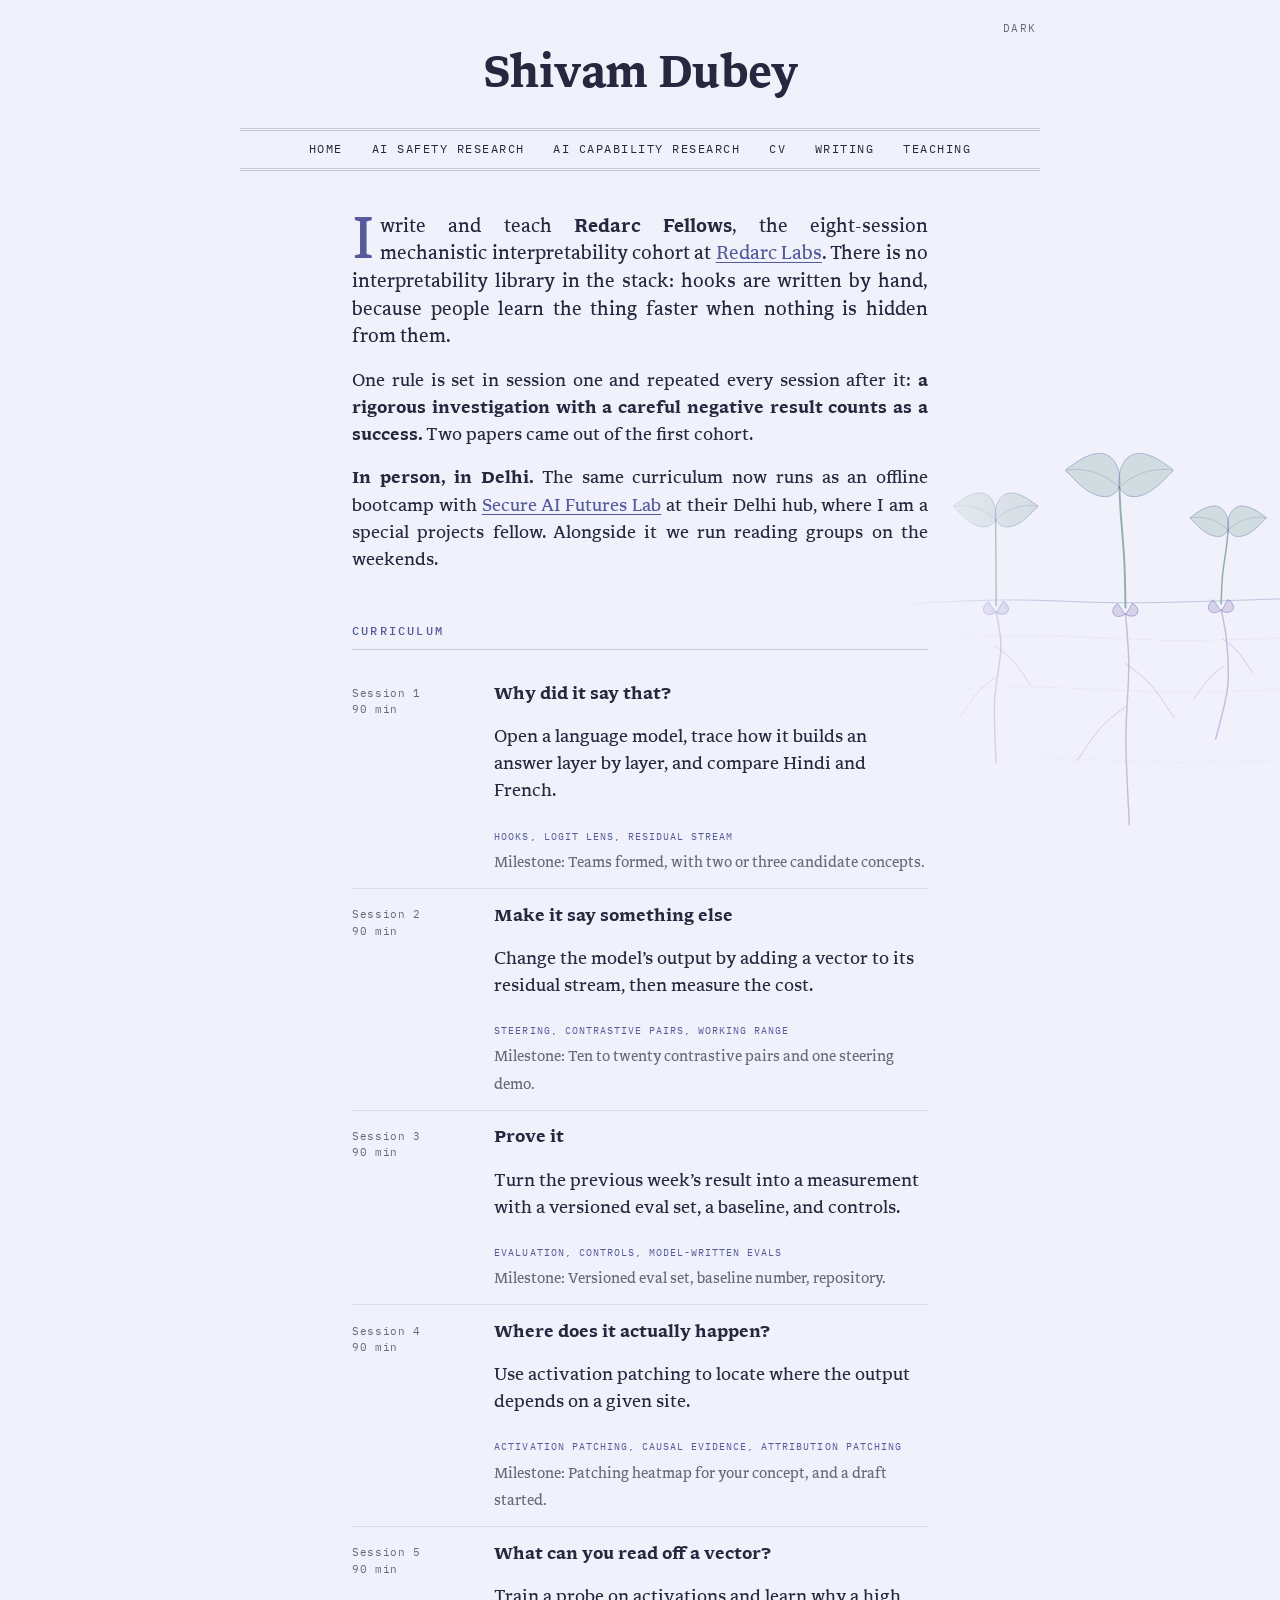
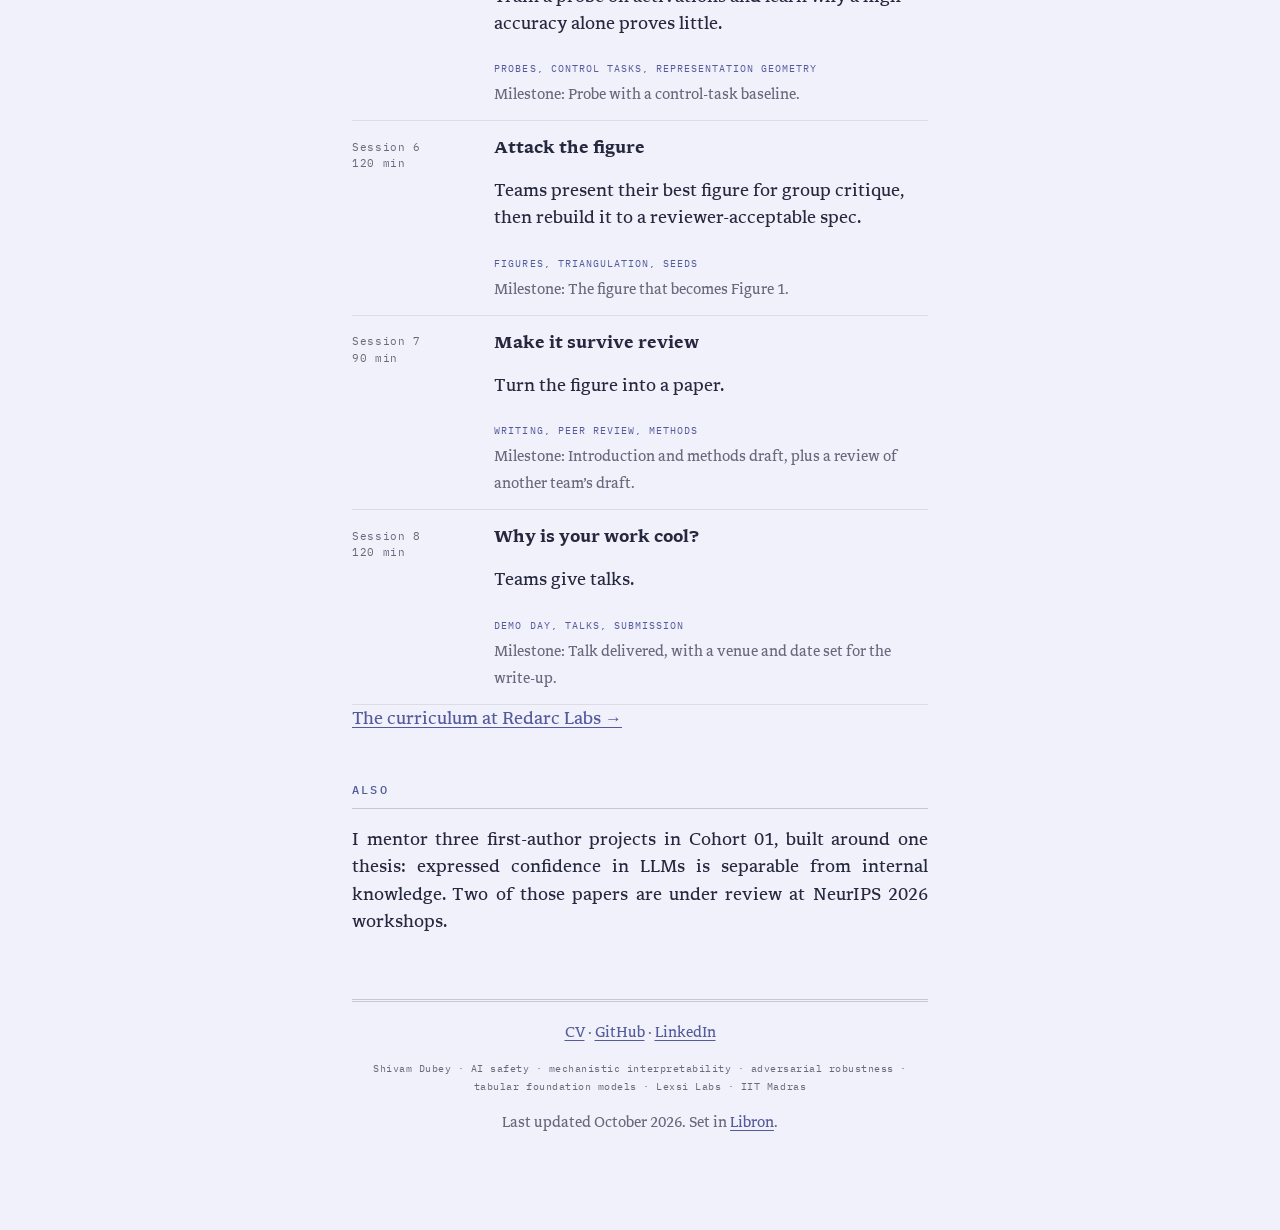
<file: teaching.html>
<!DOCTYPE html>
<html lang="en">
<head>
<meta charset="UTF-8">
<meta name="viewport" content="width=device-width, initial-scale=1.0">

<title>Teaching &mdash; Shivam Dubey</title>
<meta name="description" content="The Redarc Fellows curriculum: an eight-session mechanistic interpretability cohort taught by Shivam Dubey.">
<meta name="author" content="Shivam Dubey">

<meta property="og:type" content="website">
<meta property="og:title" content="Teaching &mdash; Shivam Dubey">
<meta property="og:url" content="https://punctualprocrastinator.github.io/teaching.html">
<meta property="og:image" content="https://punctualprocrastinator.github.io/og.png">
<meta name="twitter:card" content="summary_large_image">

<link rel="canonical" href="https://punctualprocrastinator.github.io/teaching.html">
<link rel="icon" href="favicon.svg" type="image/svg+xml">
<link rel="preload" href="fonts/Libron-Regular.woff2" as="font" type="font/woff2" crossorigin>
<link rel="stylesheet" href="main.css?v=26">
<!-- Applies a stored theme override before first paint, so there is no flash. -->
<script>try{var t=localStorage.getItem("theme");
if(t==="dark"||t==="light")document.documentElement.setAttribute("data-theme",t);}catch(e){}</script>
<script src="app.js?v=26" defer></script>
<!-- Visitor counts: GoatCounter, no cookies. Dashboard at punctualprocrastinator.goatcounter.com -->
<script data-goatcounter="https://punctualprocrastinator.goatcounter.com/count" async src="https://gc.zgo.at/count.js"></script>
</head>

<body data-art="teaching">
<a class="skip" href="#main">Skip to content</a>
<div class="wrap">

<header id="masthead">
    <button id="theme-toggle" type="button" aria-live="polite">Dark</button>
    <h1><a href="index.html">Shivam Dubey</a></h1>
</header>
<nav id="sitenav" aria-label="Main">
    <ul>
        <li><a href="index.html">Home</a></li>
        <li><a href="safety.html">AI Safety<span class="nav-long"> Research</span></a></li>
        <li><a href="capability.html">AI Capability<span class="nav-long"> Research</span></a></li>
        <li><a href="resume.html">CV</a></li>
        <li><a href="writing.html">Writing</a></li>
        <li><a href="teaching.html" aria-current="page">Teaching</a></li>
    </ul>
</nav>
<div class="artwork" aria-hidden="true">
<svg viewBox="0 0 420 960" xmlns="http://www.w3.org/2000/svg" preserveAspectRatio="xMidYMid slice" role="img" aria-label="Seeds sprouting: roots down, leaves up, a flower by the end">
<path d="M -20.0 646.0 C 3.3 645.0, 73.3 640.5, 120.0 640.0 C 166.7 639.5, 206.7 643.3, 260.0 643.0 C 313.3 642.7, 410.0 638.8, 440.0 638.0" fill="none" stroke="var(--art-a)" stroke-width="1.0" stroke-linecap="round" stroke-linejoin="round" opacity="0.35"/>
<path d="M -20.0 684.0 C 6.7 683.0, 86.7 678.2, 140.0 678.0 C 193.3 677.8, 250.0 682.7, 300.0 683.0 C 350.0 683.3, 416.7 680.5, 440.0 680.0" fill="none" stroke="var(--art-b)" stroke-width="0.8" stroke-linecap="round" stroke-linejoin="round" opacity="0.12"/>
<path d="M -20.0 739.0 C 6.7 738.0, 86.7 733.2, 140.0 733.0 C 193.3 732.8, 250.0 737.7, 300.0 738.0 C 350.0 738.3, 416.7 735.5, 440.0 735.0" fill="none" stroke="var(--art-b)" stroke-width="0.8" stroke-linecap="round" stroke-linejoin="round" opacity="0.09"/>
<path d="M -20.0 814.0 C 6.7 813.0, 86.7 808.2, 140.0 808.0 C 193.3 807.8, 250.0 812.7, 300.0 813.0 C 350.0 813.3, 416.7 810.5, 440.0 810.0" fill="none" stroke="var(--art-b)" stroke-width="0.8" stroke-linecap="round" stroke-linejoin="round" opacity="0.07"/>
<path d="M 112.0 652.0 C 112.8 658.5, 117.4 675.1, 117.1 691.2 C 116.8 707.3, 111.1 728.4, 110.3 748.8 C 109.4 769.2, 111.7 802.8, 112.0 813.6" fill="none" stroke="var(--art-b)" stroke-width="1.5" stroke-linecap="round" opacity="0.6" pathLength="1" class="draw" style="--delay:0.70s;--dur:2.6s"/><path d="M 111.6 689.4 C 114.7 692.0, 124.1 698.3, 130.3 705.2 C 136.5 712.2, 145.9 726.8, 149.0 731.2" fill="none" stroke="var(--art-b)" stroke-width="0.9" stroke-linecap="round" opacity="0.5" pathLength="1" class="draw" style="--delay:2.20s;--dur:1.8s"/><path d="M 111.2 722.5 C 108.1 725.2, 98.7 731.4, 92.5 738.4 C 86.3 745.3, 76.9 760.0, 73.8 764.3" fill="none" stroke="var(--art-b)" stroke-width="0.9" stroke-linecap="round" opacity="0.5" pathLength="1" class="draw" style="--delay:2.55s;--dur:1.8s"/><path d="M 110.9 750.7 C 114.1 753.3, 123.4 759.6, 129.7 766.5 C 135.9 773.5, 145.3 788.1, 148.4 792.4" fill="none" stroke="var(--art-b)" stroke-width="0.8" stroke-linecap="round" opacity="0.45" pathLength="1" class="grow" style="--a:0.26;--w:0.25"/><path d="M 110.6 780.5 C 107.5 783.1, 98.1 789.4, 91.9 796.3 C 85.7 803.3, 76.3 817.9, 73.2 822.2" fill="none" stroke="var(--art-b)" stroke-width="0.8" stroke-linecap="round" opacity="0.45" pathLength="1" class="grow" style="--a:0.33999999999999997;--w:0.25"/><path d="M 112.0 813.6 C 113.3 822.0, 121.0 848.4, 120.0 864.0 C 119.0 879.6, 108.3 900.0, 106.0 907.2" fill="none" stroke="var(--art-b)" stroke-width="1.0" stroke-linecap="round" opacity="0.5" pathLength="1" class="grow" style="--a:0.15;--w:0.4"/><g class="crack" style="--ox:109.0;--oy:655.0;--rot:-34;--delay:0.30s"><path d="M112.0 641.0A10 7 0 0 0 112.0 655.0Z" fill="var(--art-b)" fill-opacity="0.35" stroke="var(--art-a)" stroke-width="0.8" stroke-opacity="0.55" stroke-linejoin="round"/></g><g class="crack" style="--ox:115.0;--oy:655.0;--rot:30;--delay:0.30s"><path d="M112.0 641.0A10 7 0 0 1 112.0 655.0Z" fill="var(--art-b)" fill-opacity="0.35" stroke="var(--art-a)" stroke-width="0.8" stroke-opacity="0.55" stroke-linejoin="round"/></g>
<g class="sway" style="--ox:112.0;--oy:648.0;--amp:1.3;--dur:7.2s;--delay:-0.7s"><path d="M 112.0 646.0 C 112.0 640.1, 112.0 622.7, 111.9 610.6 C 111.8 598.4, 111.6 582.5, 111.6 573.1 C 111.5 563.8, 111.5 557.5, 111.5 554.4" fill="none" stroke="var(--art-leaf)" stroke-width="1.6" stroke-linecap="round" opacity="0.75" pathLength="1" class="draw" style="--delay:1.20s;--dur:2.0s"/><g class="unfold" style="--ox:111.5;--oy:554.4;--r0:0;--delay:2.90s;--dur:1.6s"><path d="M 111.5 554.4 C 110.5 557.4, 107.1 559.3, 105.3 560.6 C 103.5 561.8, 102.2 561.7, 100.8 561.9 C 99.3 562.1, 98.0 562.0, 96.6 561.9 C 95.3 561.7, 94.0 561.4, 92.8 561.0 C 91.6 560.6, 90.3 560.1, 89.1 559.5 C 88.0 558.9, 86.8 558.3, 85.6 557.6 C 84.5 556.9, 83.4 556.1, 82.3 555.3 C 81.2 554.4, 80.1 553.5, 79.0 552.6 C 77.9 551.7, 76.9 550.7, 75.8 549.7 C 74.8 548.7, 73.7 547.7, 72.7 546.6 C 71.7 545.6, 70.6 544.5, 69.6 543.3 C 68.6 542.2, 66.2 541.1, 66.6 539.8 C 67.1 538.5, 70.4 536.8, 72.2 535.5 C 74.0 534.2, 75.7 533.0, 77.5 531.9 C 79.2 530.9, 80.9 529.9, 82.5 529.1 C 84.1 528.4, 85.7 527.7, 87.3 527.2 C 88.8 526.7, 90.3 526.3, 91.7 526.1 C 93.2 525.9, 94.6 525.8, 95.9 525.9 C 97.3 526.0, 98.6 526.3, 99.8 526.7 C 101.0 527.1, 102.2 527.7, 103.3 528.6 C 104.4 529.4, 105.5 530.3, 106.5 531.6 C 107.4 532.9, 108.4 534.3, 109.1 536.1 C 109.9 537.9, 110.8 539.4, 111.2 542.5 C 111.6 545.5, 112.4 551.4, 111.5 554.4 Z" fill="var(--art-leaf)" fill-opacity="0.24" stroke="var(--art-a)" stroke-width="0.8" stroke-opacity="0.55" stroke-linejoin="round"/><path d="M 111.5 554.4 C 110.9 553.9, 109.3 552.4, 108.2 551.5 C 107.2 550.6, 106.1 549.8, 105.0 549.0 C 103.8 548.2, 102.7 547.4, 101.6 546.7 C 100.4 546.0, 99.2 545.4, 98.1 544.8 C 96.9 544.2, 95.7 543.6, 94.5 543.1 C 93.3 542.6, 92.0 542.1, 90.8 541.7 C 89.5 541.3, 88.3 541.0, 87.0 540.7 C 85.7 540.4, 84.4 540.1, 83.1 539.9 C 81.8 539.7, 80.5 539.6, 79.2 539.4 C 77.8 539.3, 76.5 539.3, 75.1 539.3 C 73.7 539.3, 72.3 539.3, 70.9 539.4 C 69.5 539.5, 67.3 539.8, 66.6 539.8" fill="none" stroke="var(--art-a)" stroke-width="0.6" stroke-linecap="round" stroke-linejoin="round" opacity="0.44000000000000006"/><path d="M 111.5 554.4 C 110.5 551.4, 111.3 545.5, 111.7 542.5 C 112.1 539.4, 113.0 537.9, 113.8 536.1 C 114.5 534.3, 115.5 532.9, 116.4 531.6 C 117.4 530.3, 118.5 529.4, 119.6 528.6 C 120.7 527.7, 121.9 527.1, 123.1 526.7 C 124.3 526.3, 125.6 526.0, 127.0 525.9 C 128.3 525.8, 129.7 525.9, 131.2 526.1 C 132.6 526.3, 134.1 526.7, 135.6 527.2 C 137.2 527.7, 138.8 528.4, 140.4 529.1 C 142.0 529.9, 143.7 530.9, 145.4 531.9 C 147.2 533.0, 148.9 534.2, 150.7 535.5 C 152.5 536.8, 155.8 538.5, 156.3 539.8 C 156.7 541.1, 154.3 542.2, 153.3 543.3 C 152.3 544.5, 151.2 545.6, 150.2 546.6 C 149.2 547.7, 148.1 548.7, 147.1 549.7 C 146.0 550.7, 145.0 551.7, 143.9 552.6 C 142.8 553.5, 141.7 554.4, 140.6 555.3 C 139.5 556.1, 138.4 556.9, 137.3 557.6 C 136.1 558.3, 134.9 558.9, 133.8 559.5 C 132.6 560.1, 131.4 560.6, 130.1 561.0 C 128.9 561.4, 127.6 561.7, 126.3 561.9 C 124.9 562.0, 123.6 562.1, 122.1 561.9 C 120.7 561.7, 119.4 561.8, 117.6 560.6 C 115.8 559.3, 112.4 557.4, 111.5 554.4 Z" fill="var(--art-leaf)" fill-opacity="0.24" stroke="var(--art-a)" stroke-width="0.8" stroke-opacity="0.55" stroke-linejoin="round"/><path d="M 111.5 554.4 C 112.0 553.9, 113.6 552.4, 114.7 551.5 C 115.7 550.6, 116.8 549.8, 117.9 549.0 C 119.1 548.2, 120.2 547.4, 121.3 546.7 C 122.5 546.0, 123.7 545.4, 124.8 544.8 C 126.0 544.2, 127.2 543.6, 128.4 543.1 C 129.6 542.6, 130.9 542.1, 132.1 541.7 C 133.4 541.3, 134.6 541.0, 135.9 540.7 C 137.2 540.4, 138.5 540.1, 139.8 539.9 C 141.1 539.7, 142.4 539.6, 143.8 539.4 C 145.1 539.3, 146.5 539.3, 147.8 539.3 C 149.2 539.3, 150.6 539.3, 152.0 539.4 C 153.4 539.5, 155.6 539.8, 156.3 539.8" fill="none" stroke="var(--art-a)" stroke-width="0.6" stroke-linecap="round" stroke-linejoin="round" opacity="0.44000000000000006"/></g><path d="M 111.5 554.4 C 112.5 547.8, 117.4 528.0, 117.5 514.8 C 117.5 501.6, 112.6 481.8, 111.6 475.2" fill="none" stroke="var(--art-leaf)" stroke-width="1.4400000000000002" stroke-linecap="round" opacity="0.72" pathLength="1" class="grow" style="--a:0.05;--w:0.3"/><g class="grow" style="--ox:111.5;--oy:514.8;--a:0.15;--w:0.14"><path d="M 111.5 514.8 C 109.8 517.8, 105.3 518.7, 102.9 519.5 C 100.5 520.2, 98.8 519.6, 97.0 519.3 C 95.2 519.1, 93.5 518.5, 91.9 517.9 C 90.3 517.3, 88.7 516.5, 87.3 515.6 C 85.8 514.8, 84.3 513.8, 82.9 512.8 C 81.6 511.8, 80.2 510.6, 78.9 509.5 C 77.6 508.3, 76.3 507.1, 75.0 505.8 C 73.8 504.6, 72.6 503.2, 71.4 501.9 C 70.2 500.5, 69.0 499.1, 67.9 497.7 C 66.7 496.2, 65.6 494.8, 64.5 493.3 C 63.3 491.8, 62.3 490.2, 61.2 488.7 C 60.1 487.1, 57.2 485.2, 58.0 483.9 C 58.7 482.6, 63.1 481.8, 65.6 481.0 C 68.1 480.2, 70.5 479.4, 72.8 478.9 C 75.1 478.3, 77.3 477.8, 79.5 477.5 C 81.7 477.2, 83.8 477.0, 85.8 477.0 C 87.8 476.9, 89.7 477.0, 91.5 477.3 C 93.4 477.5, 95.1 477.9, 96.8 478.5 C 98.5 479.0, 100.0 479.7, 101.5 480.6 C 103.0 481.5, 104.3 482.6, 105.6 483.9 C 106.8 485.1, 108.0 486.5, 109.0 488.2 C 110.0 489.9, 110.9 491.8, 111.6 494.0 C 112.3 496.3, 113.1 498.3, 113.1 501.7 C 113.1 505.2, 113.2 511.8, 111.5 514.8 Z" fill="var(--art-leaf)" fill-opacity="0.2" stroke="var(--art-a)" stroke-width="0.8" stroke-opacity="0.55" stroke-linejoin="round"/><path d="M 111.5 514.8 C 110.9 514.1, 109.2 511.9, 108.0 510.6 C 106.8 509.2, 105.6 507.9, 104.3 506.7 C 103.1 505.4, 101.8 504.2, 100.5 503.1 C 99.1 501.9, 97.8 500.8, 96.4 499.7 C 95.1 498.7, 93.7 497.7, 92.2 496.7 C 90.8 495.8, 89.3 494.8, 87.8 494.0 C 86.4 493.1, 84.8 492.3, 83.3 491.6 C 81.7 490.8, 80.2 490.1, 78.6 489.4 C 77.0 488.8, 75.3 488.2, 73.7 487.6 C 72.0 487.0, 70.3 486.5, 68.6 486.1 C 66.9 485.6, 65.2 485.2, 63.4 484.8 C 61.6 484.5, 58.9 484.0, 58.0 483.9" fill="none" stroke="var(--art-a)" stroke-width="0.6" stroke-linecap="round" stroke-linejoin="round" opacity="0.44000000000000006"/><path d="M 100.5 503.1 Q 92.8 508.1 82.9 508.7" fill="none" stroke="var(--art-a)" stroke-width="0.4" stroke-linecap="round" stroke-linejoin="round" opacity="0.275"/><path d="M 100.5 503.1 Q 101.0 493.9 96.6 485.0" fill="none" stroke="var(--art-a)" stroke-width="0.4" stroke-linecap="round" stroke-linejoin="round" opacity="0.275"/><path d="M 87.8 494.0 Q 79.8 499.3 69.5 499.9" fill="none" stroke="var(--art-a)" stroke-width="0.4" stroke-linecap="round" stroke-linejoin="round" opacity="0.275"/><path d="M 87.8 494.0 Q 88.4 484.4 83.8 475.1" fill="none" stroke="var(--art-a)" stroke-width="0.4" stroke-linecap="round" stroke-linejoin="round" opacity="0.275"/><path d="M 73.7 487.6 Q 68.5 491.0 61.8 491.5" fill="none" stroke="var(--art-a)" stroke-width="0.4" stroke-linecap="round" stroke-linejoin="round" opacity="0.275"/><path d="M 73.7 487.6 Q 74.1 481.4 71.1 475.3" fill="none" stroke="var(--art-a)" stroke-width="0.4" stroke-linecap="round" stroke-linejoin="round" opacity="0.275"/><path d="M 111.5 514.8 C 109.8 511.8, 109.9 505.2, 109.9 501.7 C 109.9 498.3, 110.7 496.3, 111.4 494.0 C 112.1 491.8, 113.0 489.9, 114.0 488.2 C 115.0 486.5, 116.2 485.1, 117.5 483.9 C 118.7 482.6, 120.1 481.5, 121.6 480.6 C 123.0 479.7, 124.6 479.0, 126.3 478.5 C 127.9 477.9, 129.7 477.5, 131.5 477.3 C 133.4 477.0, 135.3 476.9, 137.3 477.0 C 139.3 477.0, 141.4 477.2, 143.6 477.5 C 145.7 477.8, 148.0 478.3, 150.3 478.9 C 152.6 479.4, 155.0 480.2, 157.5 481.0 C 159.9 481.8, 164.3 482.6, 165.1 483.9 C 165.8 485.2, 163.0 487.1, 161.9 488.7 C 160.8 490.2, 159.7 491.8, 158.6 493.3 C 157.5 494.8, 156.4 496.2, 155.2 497.7 C 154.0 499.1, 152.9 500.5, 151.7 501.9 C 150.5 503.2, 149.3 504.6, 148.0 505.8 C 146.8 507.1, 145.5 508.3, 144.2 509.5 C 142.8 510.6, 141.5 511.8, 140.1 512.8 C 138.7 513.8, 137.3 514.8, 135.8 515.6 C 134.3 516.5, 132.8 517.3, 131.2 517.9 C 129.5 518.5, 127.9 519.1, 126.0 519.3 C 124.2 519.6, 122.6 520.2, 120.2 519.5 C 117.7 518.7, 113.2 517.8, 111.5 514.8 Z" fill="var(--art-leaf)" fill-opacity="0.2" stroke="var(--art-a)" stroke-width="0.8" stroke-opacity="0.55" stroke-linejoin="round"/><path d="M 111.5 514.8 C 112.1 514.1, 113.8 511.9, 115.0 510.6 C 116.2 509.2, 117.5 507.9, 118.7 506.7 C 120.0 505.4, 121.3 504.2, 122.6 503.1 C 123.9 501.9, 125.3 500.8, 126.6 499.7 C 128.0 498.7, 129.4 497.7, 130.8 496.7 C 132.3 495.8, 133.7 494.8, 135.2 494.0 C 136.7 493.1, 138.2 492.3, 139.8 491.6 C 141.3 490.8, 142.9 490.1, 144.5 489.4 C 146.1 488.8, 147.7 488.2, 149.4 487.6 C 151.0 487.0, 152.7 486.5, 154.4 486.1 C 156.2 485.6, 157.9 485.2, 159.7 484.8 C 161.5 484.5, 164.2 484.0, 165.1 483.9" fill="none" stroke="var(--art-a)" stroke-width="0.6" stroke-linecap="round" stroke-linejoin="round" opacity="0.44000000000000006"/><path d="M 122.6 503.1 Q 122.0 493.9 126.4 485.0" fill="none" stroke="var(--art-a)" stroke-width="0.4" stroke-linecap="round" stroke-linejoin="round" opacity="0.275"/><path d="M 122.6 503.1 Q 130.3 508.1 140.1 508.7" fill="none" stroke="var(--art-a)" stroke-width="0.4" stroke-linecap="round" stroke-linejoin="round" opacity="0.275"/><path d="M 135.2 494.0 Q 134.6 484.4 139.2 475.1" fill="none" stroke="var(--art-a)" stroke-width="0.4" stroke-linecap="round" stroke-linejoin="round" opacity="0.275"/><path d="M 135.2 494.0 Q 143.2 499.3 153.5 499.9" fill="none" stroke="var(--art-a)" stroke-width="0.4" stroke-linecap="round" stroke-linejoin="round" opacity="0.275"/><path d="M 149.4 487.6 Q 149.0 481.4 152.0 475.3" fill="none" stroke="var(--art-a)" stroke-width="0.4" stroke-linecap="round" stroke-linejoin="round" opacity="0.275"/><path d="M 149.4 487.6 Q 154.6 491.0 161.3 491.5" fill="none" stroke="var(--art-a)" stroke-width="0.4" stroke-linecap="round" stroke-linejoin="round" opacity="0.275"/></g></g>
<path d="M 250.0 654.0 C 250.6 663.3, 253.4 687.3, 253.5 710.0 C 253.6 732.7, 250.3 761.7, 250.4 790.0 C 250.5 818.3, 253.5 865.0, 254.1 880.0" fill="none" stroke="var(--art-b)" stroke-width="1.5" stroke-linecap="round" opacity="0.6" pathLength="1" class="draw" style="--delay:1.80s;--dur:2.6s"/><path d="M 250.1 707.5 C 254.4 711.2, 267.4 719.8, 276.1 729.5 C 284.8 739.2, 297.8 759.5, 302.1 765.5" fill="none" stroke="var(--art-b)" stroke-width="0.9" stroke-linecap="round" opacity="0.5" pathLength="1" class="draw" style="--delay:3.30s;--dur:1.8s"/><path d="M 250.2 753.5 C 245.9 757.2, 232.9 765.8, 224.2 775.5 C 215.5 785.2, 202.5 805.5, 198.2 811.5" fill="none" stroke="var(--art-b)" stroke-width="0.9" stroke-linecap="round" opacity="0.5" pathLength="1" class="draw" style="--delay:3.65s;--dur:1.8s"/><path d="M 250.3 792.6 C 254.6 796.3, 267.6 804.9, 276.3 814.6 C 284.9 824.3, 297.9 844.6, 302.3 850.6" fill="none" stroke="var(--art-b)" stroke-width="0.8" stroke-linecap="round" opacity="0.45" pathLength="1" class="grow" style="--a:0.26;--w:0.25"/><path d="M 250.3 834.0 C 246.0 837.7, 233.0 846.3, 224.3 856.0 C 215.7 865.7, 202.7 886.0, 198.3 892.0" fill="none" stroke="var(--art-b)" stroke-width="0.8" stroke-linecap="round" opacity="0.45" pathLength="1" class="grow" style="--a:0.33999999999999997;--w:0.25"/><path d="M 254.1 880.0 C 255.4 891.7, 263.1 928.3, 262.1 950.0 C 261.1 971.7, 250.4 1000.0, 248.1 1010.0" fill="none" stroke="var(--art-b)" stroke-width="1.0" stroke-linecap="round" opacity="0.5" pathLength="1" class="grow" style="--a:0.15;--w:0.4"/><g class="crack" style="--ox:247.0;--oy:657.0;--rot:-34;--delay:1.40s"><path d="M250.0 643.0A10 7 0 0 0 250.0 657.0Z" fill="var(--art-b)" fill-opacity="0.35" stroke="var(--art-a)" stroke-width="0.8" stroke-opacity="0.55" stroke-linejoin="round"/></g><g class="crack" style="--ox:253.0;--oy:657.0;--rot:30;--delay:1.40s"><path d="M250.0 643.0A10 7 0 0 1 250.0 657.0Z" fill="var(--art-b)" fill-opacity="0.35" stroke="var(--art-a)" stroke-width="0.8" stroke-opacity="0.55" stroke-linejoin="round"/></g>
<g class="sway" style="--ox:250.0;--oy:650.0;--amp:0.9;--dur:6.2s;--delay:-3.2s"><path d="M 250.0 648.0 C 249.8 639.7, 249.6 615.0, 248.7 598.0 C 247.8 581.0, 245.7 559.0, 244.8 546.0 C 243.9 533.0, 243.7 524.3, 243.5 520.0" fill="none" stroke="var(--art-leaf)" stroke-width="2.0" stroke-linecap="round" opacity="0.75" pathLength="1" class="draw" style="--delay:2.30s;--dur:2.0s"/><g class="unfold" style="--ox:243.5;--oy:520.0;--r0:0;--delay:4.00s;--dur:1.6s"><path d="M 243.5 520.0 C 242.3 523.9, 237.9 526.3, 235.7 527.9 C 233.4 529.5, 231.7 529.3, 229.9 529.6 C 228.0 529.9, 226.3 529.7, 224.6 529.5 C 222.9 529.3, 221.3 528.9, 219.7 528.4 C 218.2 527.9, 216.6 527.3, 215.1 526.5 C 213.6 525.8, 212.1 525.0, 210.6 524.1 C 209.2 523.2, 207.8 522.2, 206.3 521.1 C 204.9 520.1, 203.5 519.0, 202.2 517.8 C 200.8 516.6, 199.4 515.4, 198.1 514.1 C 196.8 512.8, 195.4 511.5, 194.1 510.1 C 192.8 508.8, 191.5 507.3, 190.3 505.9 C 189.0 504.5, 185.9 503.1, 186.4 501.5 C 187.0 499.8, 191.2 497.6, 193.5 495.9 C 195.8 494.2, 198.0 492.7, 200.2 491.4 C 202.4 490.0, 204.6 488.8, 206.6 487.8 C 208.7 486.8, 210.8 486.0, 212.7 485.3 C 214.7 484.7, 216.6 484.2, 218.4 483.9 C 220.3 483.7, 222.0 483.6, 223.8 483.7 C 225.5 483.8, 227.1 484.1, 228.7 484.7 C 230.3 485.3, 231.8 486.0, 233.2 487.0 C 234.6 488.1, 235.9 489.3, 237.2 490.9 C 238.4 492.5, 239.6 494.3, 240.6 496.6 C 241.6 498.9, 242.7 500.9, 243.2 504.8 C 243.7 508.7, 244.8 516.1, 243.5 520.0 Z" fill="var(--art-leaf)" fill-opacity="0.24" stroke="var(--art-a)" stroke-width="0.8" stroke-opacity="0.55" stroke-linejoin="round"/><path d="M 243.5 520.0 C 242.8 519.4, 240.8 517.5, 239.4 516.4 C 238.1 515.2, 236.7 514.1, 235.2 513.1 C 233.8 512.1, 232.4 511.1, 230.9 510.2 C 229.4 509.3, 228.0 508.5, 226.5 507.7 C 225.0 507.0, 223.4 506.3, 221.9 505.6 C 220.3 505.0, 218.8 504.4, 217.2 503.9 C 215.6 503.4, 214.0 502.9, 212.4 502.5 C 210.8 502.1, 209.1 501.8, 207.4 501.6 C 205.8 501.3, 204.1 501.1, 202.4 501.0 C 200.7 500.8, 198.9 500.8, 197.2 500.7 C 195.4 500.7, 193.7 500.8, 191.9 500.9 C 190.1 501.0, 187.3 501.4, 186.4 501.5" fill="none" stroke="var(--art-a)" stroke-width="0.6" stroke-linecap="round" stroke-linejoin="round" opacity="0.44000000000000006"/><path d="M 243.5 520.0 C 242.3 516.1, 243.3 508.7, 243.8 504.8 C 244.3 500.9, 245.4 498.9, 246.4 496.6 C 247.4 494.3, 248.6 492.5, 249.8 490.9 C 251.1 489.3, 252.4 488.1, 253.8 487.0 C 255.2 486.0, 256.8 485.3, 258.3 484.7 C 259.9 484.1, 261.5 483.8, 263.3 483.7 C 265.0 483.6, 266.7 483.7, 268.6 483.9 C 270.4 484.2, 272.3 484.7, 274.3 485.3 C 276.3 486.0, 278.3 486.8, 280.4 487.8 C 282.4 488.8, 284.6 490.0, 286.8 491.4 C 289.0 492.7, 291.2 494.2, 293.5 495.9 C 295.8 497.6, 300.0 499.8, 300.6 501.5 C 301.1 503.1, 298.0 504.5, 296.8 505.9 C 295.5 507.3, 294.2 508.8, 292.9 510.1 C 291.6 511.5, 290.2 512.8, 288.9 514.1 C 287.6 515.4, 286.2 516.6, 284.8 517.8 C 283.5 519.0, 282.1 520.1, 280.7 521.1 C 279.3 522.2, 277.8 523.2, 276.4 524.1 C 274.9 525.0, 273.4 525.8, 271.9 526.5 C 270.4 527.3, 268.9 527.9, 267.3 528.4 C 265.7 528.9, 264.1 529.3, 262.4 529.5 C 260.7 529.7, 259.0 529.9, 257.1 529.6 C 255.3 529.3, 253.6 529.5, 251.3 527.9 C 249.1 526.3, 244.8 523.9, 243.5 520.0 Z" fill="var(--art-leaf)" fill-opacity="0.24" stroke="var(--art-a)" stroke-width="0.8" stroke-opacity="0.55" stroke-linejoin="round"/><path d="M 243.5 520.0 C 244.2 519.4, 246.2 517.5, 247.6 516.4 C 249.0 515.2, 250.4 514.1, 251.8 513.1 C 253.2 512.1, 254.6 511.1, 256.1 510.2 C 257.6 509.3, 259.0 508.5, 260.5 507.7 C 262.1 507.0, 263.6 506.3, 265.1 505.6 C 266.7 505.0, 268.2 504.4, 269.8 503.9 C 271.4 503.4, 273.0 502.9, 274.6 502.5 C 276.3 502.1, 277.9 501.8, 279.6 501.6 C 281.2 501.3, 282.9 501.1, 284.6 501.0 C 286.3 500.8, 288.1 500.8, 289.8 500.7 C 291.6 500.7, 293.3 500.8, 295.1 500.9 C 296.9 501.0, 299.7 501.4, 300.6 501.5" fill="none" stroke="var(--art-a)" stroke-width="0.6" stroke-linecap="round" stroke-linejoin="round" opacity="0.44000000000000006"/></g><path d="M 243.5 520.0 C 244.5 495.0, 250.2 420.0, 249.5 370.0 C 248.9 320.0, 241.2 245.0, 239.6 220.0" fill="none" stroke="var(--art-leaf)" stroke-width="1.8" stroke-linecap="round" opacity="0.72" pathLength="1" class="grow" style="--a:0.05;--w:0.45"/><g class="grow" style="--ox:242.5;--oy:445.0;--a:0.15;--w:0.14"><path d="M 242.5 445.0 C 240.3 448.9, 234.3 450.2, 231.1 451.2 C 227.9 452.2, 225.7 451.3, 223.3 451.0 C 220.9 450.6, 218.7 449.9, 216.5 449.1 C 214.3 448.3, 212.3 447.2, 210.3 446.1 C 208.4 445.0, 206.5 443.7, 204.6 442.3 C 202.8 441.0, 201.0 439.5, 199.2 438.0 C 197.5 436.4, 195.8 434.8, 194.2 433.1 C 192.5 431.4, 190.9 429.7, 189.3 427.9 C 187.7 426.1, 186.1 424.2, 184.6 422.3 C 183.1 420.4, 181.6 418.4, 180.1 416.4 C 178.6 414.4, 177.2 412.4, 175.7 410.3 C 174.3 408.3, 170.5 405.7, 171.5 404.0 C 172.5 402.3, 178.3 401.3, 181.6 400.2 C 184.9 399.1, 188.1 398.1, 191.1 397.3 C 194.2 396.6, 197.2 396.0, 200.1 395.5 C 202.9 395.1, 205.7 394.9, 208.4 394.8 C 211.0 394.8, 213.6 394.9, 216.0 395.2 C 218.5 395.6, 220.8 396.1, 223.0 396.8 C 225.2 397.6, 227.3 398.5, 229.2 399.7 C 231.2 400.9, 233.0 402.3, 234.7 404.0 C 236.3 405.6, 237.9 407.5, 239.2 409.8 C 240.5 412.0, 241.7 414.5, 242.7 417.4 C 243.6 420.4, 244.7 423.1, 244.6 427.7 C 244.6 432.2, 244.8 441.1, 242.5 445.0 Z" fill="var(--art-leaf)" fill-opacity="0.2" stroke="var(--art-a)" stroke-width="0.8" stroke-opacity="0.55" stroke-linejoin="round"/><path d="M 242.5 445.0 C 241.7 444.1, 239.5 441.2, 237.9 439.4 C 236.3 437.6, 234.6 435.9, 233.0 434.2 C 231.3 432.6, 229.6 431.0, 227.8 429.4 C 226.1 427.9, 224.3 426.4, 222.5 425.0 C 220.7 423.6, 218.8 422.3, 216.9 421.0 C 215.0 419.7, 213.1 418.5, 211.1 417.4 C 209.1 416.3, 207.1 415.2, 205.1 414.2 C 203.0 413.2, 200.9 412.2, 198.8 411.4 C 196.7 410.5, 194.5 409.7, 192.3 408.9 C 190.1 408.2, 187.9 407.5, 185.6 406.9 C 183.3 406.3, 181.0 405.7, 178.7 405.2 C 176.3 404.8, 172.7 404.2, 171.5 404.0" fill="none" stroke="var(--art-a)" stroke-width="0.6" stroke-linecap="round" stroke-linejoin="round" opacity="0.44000000000000006"/><path d="M 227.8 429.4 Q 217.7 436.1 204.6 437.0" fill="none" stroke="var(--art-a)" stroke-width="0.4" stroke-linecap="round" stroke-linejoin="round" opacity="0.275"/><path d="M 227.8 429.4 Q 228.6 417.3 222.8 405.5" fill="none" stroke="var(--art-a)" stroke-width="0.4" stroke-linecap="round" stroke-linejoin="round" opacity="0.275"/><path d="M 211.1 417.4 Q 200.5 424.4 186.8 425.3" fill="none" stroke="var(--art-a)" stroke-width="0.4" stroke-linecap="round" stroke-linejoin="round" opacity="0.275"/><path d="M 211.1 417.4 Q 211.9 404.7 205.8 392.4" fill="none" stroke="var(--art-a)" stroke-width="0.4" stroke-linecap="round" stroke-linejoin="round" opacity="0.275"/><path d="M 192.3 408.9 Q 185.4 413.5 176.5 414.1" fill="none" stroke="var(--art-a)" stroke-width="0.4" stroke-linecap="round" stroke-linejoin="round" opacity="0.275"/><path d="M 192.3 408.9 Q 192.8 400.6 188.9 392.7" fill="none" stroke="var(--art-a)" stroke-width="0.4" stroke-linecap="round" stroke-linejoin="round" opacity="0.275"/><path d="M 242.5 445.0 C 240.3 441.1, 240.4 432.2, 240.4 427.7 C 240.4 423.1, 241.5 420.4, 242.4 417.4 C 243.3 414.5, 244.5 412.0, 245.9 409.8 C 247.2 407.5, 248.7 405.6, 250.4 404.0 C 252.1 402.3, 253.9 400.9, 255.8 399.7 C 257.8 398.5, 259.9 397.6, 262.1 396.8 C 264.3 396.1, 266.6 395.6, 269.0 395.2 C 271.5 394.9, 274.0 394.8, 276.7 394.8 C 279.3 394.9, 282.1 395.1, 285.0 395.5 C 287.9 396.0, 290.8 396.6, 293.9 397.3 C 297.0 398.1, 300.2 399.1, 303.4 400.2 C 306.7 401.3, 312.6 402.3, 313.5 404.0 C 314.5 405.7, 310.7 408.3, 309.3 410.3 C 307.9 412.4, 306.4 414.4, 304.9 416.4 C 303.5 418.4, 302.0 420.4, 300.4 422.3 C 298.9 424.2, 297.4 426.1, 295.8 427.9 C 294.2 429.7, 292.6 431.4, 290.9 433.1 C 289.2 434.8, 287.5 436.4, 285.8 438.0 C 284.1 439.5, 282.3 441.0, 280.4 442.3 C 278.6 443.7, 276.7 445.0, 274.7 446.1 C 272.7 447.2, 270.7 448.3, 268.5 449.1 C 266.4 449.9, 264.2 450.6, 261.8 451.0 C 259.3 451.3, 257.2 452.2, 254.0 451.2 C 250.8 450.2, 244.8 448.9, 242.5 445.0 Z" fill="var(--art-leaf)" fill-opacity="0.2" stroke="var(--art-a)" stroke-width="0.8" stroke-opacity="0.55" stroke-linejoin="round"/><path d="M 242.5 445.0 C 243.3 444.1, 245.6 441.2, 247.2 439.4 C 248.8 437.6, 250.4 435.9, 252.1 434.2 C 253.7 432.6, 255.5 431.0, 257.2 429.4 C 258.9 427.9, 260.7 426.4, 262.5 425.0 C 264.4 423.6, 266.2 422.3, 268.1 421.0 C 270.0 419.7, 272.0 418.5, 273.9 417.4 C 275.9 416.3, 277.9 415.2, 280.0 414.2 C 282.0 413.2, 284.1 412.2, 286.2 411.4 C 288.3 410.5, 290.5 409.7, 292.7 408.9 C 294.9 408.2, 297.1 407.5, 299.4 406.9 C 301.7 406.3, 304.0 405.7, 306.4 405.2 C 308.7 404.8, 312.3 404.2, 313.5 404.0" fill="none" stroke="var(--art-a)" stroke-width="0.6" stroke-linecap="round" stroke-linejoin="round" opacity="0.44000000000000006"/><path d="M 257.2 429.4 Q 256.5 417.3 262.3 405.5" fill="none" stroke="var(--art-a)" stroke-width="0.4" stroke-linecap="round" stroke-linejoin="round" opacity="0.275"/><path d="M 257.2 429.4 Q 267.4 436.1 280.4 437.0" fill="none" stroke="var(--art-a)" stroke-width="0.4" stroke-linecap="round" stroke-linejoin="round" opacity="0.275"/><path d="M 273.9 417.4 Q 273.2 404.7 279.2 392.4" fill="none" stroke="var(--art-a)" stroke-width="0.4" stroke-linecap="round" stroke-linejoin="round" opacity="0.275"/><path d="M 273.9 417.4 Q 284.6 424.4 298.2 425.3" fill="none" stroke="var(--art-a)" stroke-width="0.4" stroke-linecap="round" stroke-linejoin="round" opacity="0.275"/><path d="M 292.7 408.9 Q 292.2 400.6 296.2 392.7" fill="none" stroke="var(--art-a)" stroke-width="0.4" stroke-linecap="round" stroke-linejoin="round" opacity="0.275"/><path d="M 292.7 408.9 Q 299.6 413.5 308.5 414.1" fill="none" stroke="var(--art-a)" stroke-width="0.4" stroke-linecap="round" stroke-linejoin="round" opacity="0.275"/></g><g class="grow" style="--ox:241.5;--oy:370.0;--a:0.31;--w:0.14"><path d="M 241.5 370.0 C 239.2 373.0, 234.0 373.4, 231.1 373.9 C 228.3 374.3, 226.6 373.4, 224.6 372.8 C 222.5 372.2, 220.8 371.3, 219.1 370.4 C 217.3 369.4, 215.7 368.3, 214.2 367.1 C 212.7 365.9, 211.2 364.6, 209.8 363.2 C 208.4 361.9, 207.1 360.4, 205.8 358.9 C 204.5 357.4, 203.3 355.8, 202.1 354.2 C 200.9 352.6, 199.7 350.9, 198.6 349.2 C 197.4 347.5, 196.3 345.7, 195.3 343.9 C 194.2 342.1, 193.2 340.3, 192.2 338.4 C 191.2 336.6, 190.2 334.7, 189.2 332.8 C 188.2 330.8, 185.4 328.2, 186.4 326.9 C 187.4 325.6, 192.5 325.4, 195.4 324.9 C 198.3 324.3, 201.1 323.9, 203.8 323.6 C 206.5 323.3, 209.0 323.2, 211.5 323.1 C 214.0 323.1, 216.4 323.3, 218.6 323.5 C 220.9 323.8, 223.0 324.2, 225.0 324.8 C 227.1 325.4, 229.0 326.1, 230.7 327.0 C 232.5 327.9, 234.2 328.9, 235.7 330.1 C 237.2 331.4, 238.6 332.8, 239.8 334.4 C 241.0 336.0, 242.0 337.8, 242.9 339.8 C 243.8 341.9, 244.5 344.1, 244.9 346.7 C 245.3 349.3, 246.0 351.7, 245.4 355.6 C 244.8 359.5, 243.9 367.0, 241.5 370.0 Z" fill="var(--art-leaf)" fill-opacity="0.2" stroke="var(--art-a)" stroke-width="0.8" stroke-opacity="0.55" stroke-linejoin="round"/><path d="M 241.5 370.0 C 241.0 369.1, 239.4 366.4, 238.3 364.7 C 237.1 363.0, 236.0 361.4, 234.7 359.8 C 233.5 358.1, 232.3 356.6, 231.0 355.1 C 229.7 353.6, 228.4 352.1, 227.0 350.7 C 225.6 349.3, 224.2 348.0, 222.7 346.7 C 221.3 345.4, 219.8 344.1, 218.3 342.9 C 216.7 341.7, 215.2 340.6, 213.6 339.5 C 211.9 338.4, 210.3 337.4, 208.6 336.4 C 206.9 335.4, 205.2 334.4, 203.4 333.5 C 201.6 332.7, 199.8 331.8, 198.0 331.0 C 196.1 330.2, 194.2 329.5, 192.3 328.8 C 190.4 328.1, 187.4 327.2, 186.4 326.9" fill="none" stroke="var(--art-a)" stroke-width="0.6" stroke-linecap="round" stroke-linejoin="round" opacity="0.44000000000000006"/><path d="M 231.0 355.1 Q 221.6 359.6 210.5 358.7" fill="none" stroke="var(--art-a)" stroke-width="0.4" stroke-linecap="round" stroke-linejoin="round" opacity="0.275"/><path d="M 231.0 355.1 Q 233.0 344.9 229.5 334.3" fill="none" stroke="var(--art-a)" stroke-width="0.4" stroke-linecap="round" stroke-linejoin="round" opacity="0.275"/><path d="M 218.3 342.9 Q 208.4 347.6 196.8 346.7" fill="none" stroke="var(--art-a)" stroke-width="0.4" stroke-linecap="round" stroke-linejoin="round" opacity="0.275"/><path d="M 218.3 342.9 Q 220.4 332.3 216.8 321.2" fill="none" stroke="var(--art-a)" stroke-width="0.4" stroke-linecap="round" stroke-linejoin="round" opacity="0.275"/><path d="M 203.4 333.5 Q 197.0 336.6 189.4 336.0" fill="none" stroke="var(--art-a)" stroke-width="0.4" stroke-linecap="round" stroke-linejoin="round" opacity="0.275"/><path d="M 203.4 333.5 Q 204.8 326.6 202.4 319.4" fill="none" stroke="var(--art-a)" stroke-width="0.4" stroke-linecap="round" stroke-linejoin="round" opacity="0.275"/><path d="M 241.5 370.0 C 239.2 367.0, 238.2 359.5, 237.7 355.6 C 237.1 351.7, 237.7 349.3, 238.2 346.7 C 238.6 344.1, 239.3 341.9, 240.2 339.8 C 241.0 337.8, 242.1 336.0, 243.3 334.4 C 244.5 332.8, 245.9 331.4, 247.4 330.1 C 248.9 328.9, 250.6 327.9, 252.3 327.0 C 254.1 326.1, 256.0 325.4, 258.0 324.8 C 260.1 324.2, 262.2 323.8, 264.5 323.5 C 266.7 323.3, 269.1 323.1, 271.6 323.1 C 274.0 323.2, 276.6 323.3, 279.3 323.6 C 282.0 323.9, 284.8 324.3, 287.7 324.9 C 290.6 325.4, 295.7 325.6, 296.7 326.9 C 297.7 328.2, 294.8 330.8, 293.9 332.8 C 292.9 334.7, 291.9 336.6, 290.9 338.4 C 289.9 340.3, 288.9 342.1, 287.8 343.9 C 286.7 345.7, 285.6 347.5, 284.5 349.2 C 283.4 350.9, 282.2 352.6, 281.0 354.2 C 279.8 355.8, 278.6 357.4, 277.3 358.9 C 276.0 360.4, 274.7 361.9, 273.3 363.2 C 271.9 364.6, 270.4 365.9, 268.9 367.1 C 267.3 368.3, 265.8 369.4, 264.0 370.4 C 262.3 371.3, 260.5 372.2, 258.5 372.8 C 256.5 373.4, 254.8 374.3, 252.0 373.9 C 249.1 373.4, 243.9 373.0, 241.5 370.0 Z" fill="var(--art-leaf)" fill-opacity="0.2" stroke="var(--art-a)" stroke-width="0.8" stroke-opacity="0.55" stroke-linejoin="round"/><path d="M 241.5 370.0 C 242.1 369.1, 243.7 366.4, 244.8 364.7 C 246.0 363.0, 247.1 361.4, 248.3 359.8 C 249.6 358.1, 250.8 356.6, 252.1 355.1 C 253.4 353.6, 254.7 352.1, 256.1 350.7 C 257.5 349.3, 258.9 348.0, 260.3 346.7 C 261.8 345.4, 263.3 344.1, 264.8 342.9 C 266.3 341.7, 267.9 340.6, 269.5 339.5 C 271.1 338.4, 272.8 337.4, 274.5 336.4 C 276.2 335.4, 277.9 334.4, 279.7 333.5 C 281.4 332.7, 283.3 331.8, 285.1 331.0 C 287.0 330.2, 288.9 329.5, 290.8 328.8 C 292.7 328.1, 295.7 327.2, 296.7 326.9" fill="none" stroke="var(--art-a)" stroke-width="0.6" stroke-linecap="round" stroke-linejoin="round" opacity="0.44000000000000006"/><path d="M 252.1 355.1 Q 250.0 344.9 253.5 334.3" fill="none" stroke="var(--art-a)" stroke-width="0.4" stroke-linecap="round" stroke-linejoin="round" opacity="0.275"/><path d="M 252.1 355.1 Q 261.5 359.6 272.6 358.7" fill="none" stroke="var(--art-a)" stroke-width="0.4" stroke-linecap="round" stroke-linejoin="round" opacity="0.275"/><path d="M 264.8 342.9 Q 262.7 332.3 266.3 321.2" fill="none" stroke="var(--art-a)" stroke-width="0.4" stroke-linecap="round" stroke-linejoin="round" opacity="0.275"/><path d="M 264.8 342.9 Q 274.6 347.6 286.3 346.7" fill="none" stroke="var(--art-a)" stroke-width="0.4" stroke-linecap="round" stroke-linejoin="round" opacity="0.275"/><path d="M 279.7 333.5 Q 278.3 326.6 280.7 319.4" fill="none" stroke="var(--art-a)" stroke-width="0.4" stroke-linecap="round" stroke-linejoin="round" opacity="0.275"/><path d="M 279.7 333.5 Q 286.1 336.6 293.7 336.0" fill="none" stroke="var(--art-a)" stroke-width="0.4" stroke-linecap="round" stroke-linejoin="round" opacity="0.275"/></g><g class="grow" style="--ox:240.6;--oy:295.0;--a:0.47;--w:0.14"><path d="M 240.6 295.0 C 238.3 297.2, 233.9 296.9, 231.6 297.0 C 229.2 297.0, 227.9 296.0, 226.3 295.3 C 224.7 294.6, 223.4 293.7, 222.1 292.7 C 220.8 291.7, 219.6 290.6, 218.5 289.5 C 217.3 288.3, 216.3 287.1, 215.3 285.8 C 214.3 284.5, 213.4 283.2, 212.5 281.8 C 211.6 280.4, 210.8 279.0, 210.0 277.5 C 209.2 276.0, 208.4 274.5, 207.7 273.0 C 207.0 271.4, 206.3 269.9, 205.6 268.3 C 204.9 266.7, 204.3 265.1, 203.7 263.4 C 203.1 261.8, 202.5 260.1, 201.9 258.4 C 201.3 256.7, 199.3 254.2, 200.3 253.3 C 201.3 252.3, 205.4 252.8, 207.9 252.6 C 210.3 252.5, 212.7 252.5, 214.9 252.6 C 217.2 252.7, 219.3 252.8, 221.3 253.1 C 223.4 253.4, 225.3 253.7, 227.1 254.2 C 228.9 254.7, 230.6 255.3, 232.2 256.0 C 233.8 256.7, 235.3 257.5, 236.7 258.4 C 238.0 259.4, 239.3 260.4, 240.3 261.6 C 241.4 262.8, 242.4 264.1, 243.2 265.6 C 244.0 267.0, 244.7 268.6, 245.2 270.4 C 245.6 272.2, 246.0 274.1, 246.0 276.3 C 246.1 278.5, 246.3 280.5, 245.4 283.6 C 244.5 286.7, 242.9 292.8, 240.6 295.0 Z" fill="var(--art-leaf)" fill-opacity="0.2" stroke="var(--art-a)" stroke-width="0.8" stroke-opacity="0.55" stroke-linejoin="round"/><path d="M 240.6 295.0 C 240.2 294.2, 239.2 291.8, 238.5 290.3 C 237.7 288.8, 237.0 287.3, 236.2 285.8 C 235.3 284.4, 234.5 282.9, 233.6 281.5 C 232.7 280.2, 231.8 278.8, 230.8 277.5 C 229.9 276.2, 228.9 274.9, 227.8 273.7 C 226.8 272.5, 225.7 271.3, 224.6 270.1 C 223.5 269.0, 222.3 267.8, 221.1 266.7 C 219.9 265.7, 218.7 264.6, 217.4 263.6 C 216.1 262.6, 214.8 261.6, 213.5 260.7 C 212.1 259.8, 210.7 258.9, 209.3 258.0 C 207.9 257.1, 206.4 256.3, 204.9 255.5 C 203.4 254.7, 201.0 253.7, 200.3 253.3" fill="none" stroke="var(--art-a)" stroke-width="0.6" stroke-linecap="round" stroke-linejoin="round" opacity="0.44000000000000006"/><path d="M 233.6 281.5 Q 225.4 284.1 216.3 282.2" fill="none" stroke="var(--art-a)" stroke-width="0.4" stroke-linecap="round" stroke-linejoin="round" opacity="0.275"/><path d="M 233.6 281.5 Q 236.5 273.4 234.8 264.3" fill="none" stroke="var(--art-a)" stroke-width="0.4" stroke-linecap="round" stroke-linejoin="round" opacity="0.275"/><path d="M 224.6 270.1 Q 216.0 272.8 206.5 270.7" fill="none" stroke="var(--art-a)" stroke-width="0.4" stroke-linecap="round" stroke-linejoin="round" opacity="0.275"/><path d="M 224.6 270.1 Q 227.6 261.6 225.8 252.1" fill="none" stroke="var(--art-a)" stroke-width="0.4" stroke-linecap="round" stroke-linejoin="round" opacity="0.275"/><path d="M 213.5 260.7 Q 207.9 262.4 201.7 261.1" fill="none" stroke="var(--art-a)" stroke-width="0.4" stroke-linecap="round" stroke-linejoin="round" opacity="0.275"/><path d="M 213.5 260.7 Q 215.4 255.2 214.3 249.0" fill="none" stroke="var(--art-a)" stroke-width="0.4" stroke-linecap="round" stroke-linejoin="round" opacity="0.275"/><path d="M 240.6 295.0 C 238.3 292.8, 236.6 286.7, 235.7 283.6 C 234.8 280.5, 235.1 278.5, 235.1 276.3 C 235.1 274.1, 235.5 272.2, 236.0 270.4 C 236.4 268.6, 237.1 267.0, 237.9 265.6 C 238.7 264.1, 239.7 262.8, 240.8 261.6 C 241.9 260.4, 243.1 259.4, 244.5 258.4 C 245.8 257.5, 247.3 256.7, 248.9 256.0 C 250.5 255.3, 252.2 254.7, 254.0 254.2 C 255.8 253.7, 257.8 253.4, 259.8 253.1 C 261.8 252.8, 264.0 252.7, 266.2 252.6 C 268.4 252.5, 270.8 252.5, 273.2 252.6 C 275.7 252.8, 279.9 252.3, 280.8 253.3 C 281.8 254.2, 279.8 256.7, 279.2 258.4 C 278.6 260.1, 278.0 261.8, 277.4 263.4 C 276.8 265.1, 276.2 266.7, 275.5 268.3 C 274.8 269.9, 274.1 271.4, 273.4 273.0 C 272.7 274.5, 271.9 276.0, 271.1 277.5 C 270.3 279.0, 269.5 280.4, 268.6 281.8 C 267.7 283.2, 266.8 284.5, 265.8 285.8 C 264.8 287.1, 263.8 288.3, 262.7 289.5 C 261.5 290.6, 260.4 291.7, 259.0 292.7 C 257.7 293.7, 256.4 294.6, 254.8 295.3 C 253.2 296.0, 251.9 297.0, 249.5 297.0 C 247.2 296.9, 242.9 297.2, 240.6 295.0 Z" fill="var(--art-leaf)" fill-opacity="0.2" stroke="var(--art-a)" stroke-width="0.8" stroke-opacity="0.55" stroke-linejoin="round"/><path d="M 240.6 295.0 C 240.9 294.2, 241.9 291.8, 242.6 290.3 C 243.4 288.8, 244.1 287.3, 245.0 285.8 C 245.8 284.4, 246.6 282.9, 247.5 281.5 C 248.4 280.2, 249.3 278.8, 250.3 277.5 C 251.2 276.2, 252.2 274.9, 253.3 273.7 C 254.3 272.5, 255.4 271.3, 256.5 270.1 C 257.6 269.0, 258.8 267.8, 260.0 266.7 C 261.2 265.7, 262.4 264.6, 263.7 263.6 C 265.0 262.6, 266.3 261.6, 267.6 260.7 C 269.0 259.8, 270.4 258.9, 271.8 258.0 C 273.2 257.1, 274.7 256.3, 276.2 255.5 C 277.7 254.7, 280.1 253.7, 280.8 253.3" fill="none" stroke="var(--art-a)" stroke-width="0.6" stroke-linecap="round" stroke-linejoin="round" opacity="0.44000000000000006"/><path d="M 247.5 281.5 Q 244.6 273.4 246.3 264.3" fill="none" stroke="var(--art-a)" stroke-width="0.4" stroke-linecap="round" stroke-linejoin="round" opacity="0.275"/><path d="M 247.5 281.5 Q 255.7 284.1 264.8 282.2" fill="none" stroke="var(--art-a)" stroke-width="0.4" stroke-linecap="round" stroke-linejoin="round" opacity="0.275"/><path d="M 256.5 270.1 Q 253.5 261.6 255.3 252.1" fill="none" stroke="var(--art-a)" stroke-width="0.4" stroke-linecap="round" stroke-linejoin="round" opacity="0.275"/><path d="M 256.5 270.1 Q 265.1 272.8 274.6 270.7" fill="none" stroke="var(--art-a)" stroke-width="0.4" stroke-linecap="round" stroke-linejoin="round" opacity="0.275"/><path d="M 267.6 260.7 Q 265.7 255.2 266.8 249.0" fill="none" stroke="var(--art-a)" stroke-width="0.4" stroke-linecap="round" stroke-linejoin="round" opacity="0.275"/><path d="M 267.6 260.7 Q 273.2 262.4 279.4 261.1" fill="none" stroke="var(--art-a)" stroke-width="0.4" stroke-linecap="round" stroke-linejoin="round" opacity="0.275"/></g><g class="grow" style="--ox:239.6;--oy:224.0;--a:0.66;--w:0.08"><path d="M239.6 224.0q-9 -14 0 -26q9 12 0 26Z" fill="var(--art-c)" fill-opacity="0.4" stroke="var(--art-c)" stroke-width="0.7" stroke-opacity="0.6" stroke-linejoin="round"/></g><g class="grow" style="--ox:239.6;--oy:220.0;--a:0.8;--w:0.15"><path d="M239.6 220.0Q231.4 199.6 239.6 190.0Q247.7 199.6 239.6 220.0ZM239.6 220.0Q250.5 200.9 263.0 201.3Q260.6 213.6 239.6 220.0ZM239.6 220.0Q261.3 216.6 268.8 226.7Q257.7 232.5 239.6 220.0ZM239.6 220.0Q255.8 234.9 252.6 247.0Q241.1 241.9 239.6 220.0ZM239.6 220.0Q238.1 241.9 226.6 247.0Q223.4 234.9 239.6 220.0ZM239.6 220.0Q221.5 232.5 210.3 226.7Q217.8 216.6 239.6 220.0ZM239.6 220.0Q218.5 213.6 216.1 201.3Q228.7 200.9 239.6 220.0Z" fill="var(--art-c)" fill-opacity="0.32" stroke="var(--art-c)" stroke-width="0.7" stroke-opacity="0.6" stroke-linejoin="round"/><circle cx="239.6" cy="220.0" r="6" fill="var(--art-a)" opacity="0.4"/></g></g>
<path d="M 352.0 650.0 C 353.0 655.5, 356.6 669.4, 357.8 683.2 C 358.9 697.0, 360.9 715.2, 359.0 732.8 C 357.0 750.4, 348.3 779.3, 346.1 788.6" fill="none" stroke="var(--art-b)" stroke-width="1.5" stroke-linecap="round" opacity="0.6" pathLength="1" class="draw" style="--delay:2.90s;--dur:2.6s"/><path d="M 353.7 681.6 C 356.4 683.9, 364.5 689.3, 369.9 695.3 C 375.2 701.3, 383.3 713.9, 386.0 717.6" fill="none" stroke="var(--art-b)" stroke-width="0.9" stroke-linecap="round" opacity="0.5" pathLength="1" class="draw" style="--delay:4.40s;--dur:1.8s"/><path d="M 355.1 710.2 C 352.4 712.4, 344.4 717.8, 339.0 723.8 C 333.6 729.8, 325.6 742.4, 322.9 746.1" fill="none" stroke="var(--art-b)" stroke-width="0.9" stroke-linecap="round" opacity="0.5" pathLength="1" class="draw" style="--delay:4.75s;--dur:1.8s"/><path d="M 356.3 734.4 C 359.0 736.7, 367.1 742.1, 372.4 748.1 C 377.8 754.0, 385.9 766.7, 388.6 770.4" fill="none" stroke="var(--art-b)" stroke-width="0.8" stroke-linecap="round" opacity="0.45" pathLength="1" class="grow" style="--a:0.26;--w:0.25"/><path d="M 357.6 760.1 C 354.9 762.4, 346.8 767.7, 341.5 773.7 C 336.1 779.7, 328.0 792.3, 325.3 796.0" fill="none" stroke="var(--art-b)" stroke-width="0.8" stroke-linecap="round" opacity="0.45" pathLength="1" class="grow" style="--a:0.33999999999999997;--w:0.25"/><path d="M 346.1 788.6 C 347.5 795.8, 355.1 818.6, 354.1 832.0 C 353.1 845.4, 342.5 863.0, 340.1 869.2" fill="none" stroke="var(--art-b)" stroke-width="1.0" stroke-linecap="round" opacity="0.5" pathLength="1" class="grow" style="--a:0.15;--w:0.4"/><g class="crack" style="--ox:349.0;--oy:653.0;--rot:-34;--delay:2.50s"><path d="M352.0 639.0A10 7 0 0 0 352.0 653.0Z" fill="var(--art-b)" fill-opacity="0.35" stroke="var(--art-a)" stroke-width="0.8" stroke-opacity="0.55" stroke-linejoin="round"/></g><g class="crack" style="--ox:355.0;--oy:653.0;--rot:30;--delay:2.50s"><path d="M352.0 639.0A10 7 0 0 1 352.0 653.0Z" fill="var(--art-b)" fill-opacity="0.35" stroke="var(--art-a)" stroke-width="0.8" stroke-opacity="0.55" stroke-linejoin="round"/></g>
<g class="sway" style="--ox:352.0;--oy:646.0;--amp:1.3;--dur:7.2s;--delay:-0.6s"><path d="M 352.0 644.0 C 352.2 639.0, 352.5 624.2, 353.5 613.8 C 354.5 603.3, 357.0 589.6, 357.9 581.5 C 358.9 573.5, 359.2 568.1, 359.4 565.4" fill="none" stroke="var(--art-leaf)" stroke-width="1.6" stroke-linecap="round" opacity="0.75" pathLength="1" class="draw" style="--delay:3.40s;--dur:2.0s"/><g class="unfold" style="--ox:359.4;--oy:565.4;--r0:0;--delay:5.10s;--dur:1.6s"><path d="M 359.4 565.4 C 358.6 568.1, 355.5 569.9, 353.9 571.0 C 352.3 572.1, 351.1 572.0, 349.8 572.2 C 348.5 572.3, 347.3 572.2, 346.1 572.1 C 344.9 572.0, 343.7 571.7, 342.6 571.3 C 341.5 571.0, 340.4 570.5, 339.3 570.0 C 338.2 569.5, 337.2 568.9, 336.2 568.2 C 335.1 567.6, 334.1 566.9, 333.1 566.2 C 332.1 565.4, 331.1 564.6, 330.2 563.8 C 329.2 563.0, 328.2 562.1, 327.3 561.2 C 326.3 560.3, 325.4 559.3, 324.5 558.4 C 323.5 557.4, 322.6 556.4, 321.7 555.4 C 320.8 554.4, 318.6 553.4, 319.0 552.3 C 319.4 551.1, 322.4 549.5, 324.0 548.3 C 325.6 547.2, 327.2 546.1, 328.8 545.1 C 330.3 544.2, 331.8 543.3, 333.3 542.6 C 334.8 541.9, 336.2 541.3, 337.6 540.9 C 339.0 540.4, 340.3 540.1, 341.6 539.9 C 343.0 539.7, 344.2 539.6, 345.4 539.7 C 346.6 539.8, 347.8 540.0, 348.9 540.4 C 350.0 540.8, 351.1 541.4, 352.1 542.1 C 353.1 542.8, 354.1 543.7, 354.9 544.8 C 355.8 546.0, 356.6 547.2, 357.4 548.9 C 358.1 550.5, 358.9 551.9, 359.2 554.7 C 359.5 557.4, 360.3 562.7, 359.4 565.4 Z" fill="var(--art-leaf)" fill-opacity="0.24" stroke="var(--art-a)" stroke-width="0.8" stroke-opacity="0.55" stroke-linejoin="round"/><path d="M 359.4 565.4 C 359.0 565.0, 357.5 563.6, 356.5 562.8 C 355.6 562.0, 354.6 561.2, 353.6 560.5 C 352.6 559.8, 351.5 559.1, 350.5 558.5 C 349.5 557.8, 348.4 557.3, 347.4 556.7 C 346.3 556.2, 345.2 555.7, 344.1 555.2 C 343.0 554.8, 341.9 554.3, 340.8 554.0 C 339.7 553.6, 338.5 553.3, 337.4 553.0 C 336.2 552.7, 335.1 552.5, 333.9 552.3 C 332.7 552.1, 331.5 552.0, 330.3 551.9 C 329.1 551.8, 327.9 551.8, 326.6 551.8 C 325.4 551.7, 324.1 551.8, 322.8 551.9 C 321.6 552.0, 319.6 552.2, 319.0 552.3" fill="none" stroke="var(--art-a)" stroke-width="0.6" stroke-linecap="round" stroke-linejoin="round" opacity="0.44000000000000006"/><path d="M 359.4 565.4 C 358.6 562.7, 359.3 557.4, 359.7 554.7 C 360.0 551.9, 360.8 550.5, 361.5 548.9 C 362.2 547.2, 363.1 546.0, 363.9 544.8 C 364.8 543.7, 365.8 542.8, 366.8 542.1 C 367.8 541.4, 368.8 540.8, 370.0 540.4 C 371.1 540.0, 372.2 539.8, 373.4 539.7 C 374.7 539.6, 375.9 539.7, 377.2 539.9 C 378.5 540.1, 379.9 540.4, 381.3 540.9 C 382.7 541.3, 384.1 541.9, 385.6 542.6 C 387.0 543.3, 388.6 544.2, 390.1 545.1 C 391.7 546.1, 393.2 547.2, 394.9 548.3 C 396.5 549.5, 399.5 551.1, 399.9 552.3 C 400.3 553.4, 398.1 554.4, 397.2 555.4 C 396.3 556.4, 395.3 557.4, 394.4 558.4 C 393.5 559.3, 392.5 560.3, 391.6 561.2 C 390.6 562.1, 389.7 563.0, 388.7 563.8 C 387.7 564.6, 386.8 565.4, 385.8 566.2 C 384.8 566.9, 383.7 567.6, 382.7 568.2 C 381.7 568.9, 380.6 569.5, 379.6 570.0 C 378.5 570.5, 377.4 571.0, 376.3 571.3 C 375.1 571.7, 374.0 572.0, 372.8 572.1 C 371.6 572.2, 370.4 572.3, 369.1 572.2 C 367.8 572.0, 366.6 572.1, 365.0 571.0 C 363.4 569.9, 360.3 568.1, 359.4 565.4 Z" fill="var(--art-leaf)" fill-opacity="0.24" stroke="var(--art-a)" stroke-width="0.8" stroke-opacity="0.55" stroke-linejoin="round"/><path d="M 359.4 565.4 C 359.9 565.0, 361.3 563.6, 362.3 562.8 C 363.3 562.0, 364.3 561.2, 365.3 560.5 C 366.3 559.8, 367.3 559.1, 368.4 558.5 C 369.4 557.8, 370.4 557.3, 371.5 556.7 C 372.6 556.2, 373.7 555.7, 374.8 555.2 C 375.8 554.8, 377.0 554.3, 378.1 554.0 C 379.2 553.6, 380.3 553.3, 381.5 553.0 C 382.6 552.7, 383.8 552.5, 385.0 552.3 C 386.2 552.1, 387.4 552.0, 388.6 551.9 C 389.8 551.8, 391.0 551.8, 392.3 551.8 C 393.5 551.7, 394.8 551.8, 396.0 551.9 C 397.3 552.0, 399.2 552.2, 399.9 552.3" fill="none" stroke="var(--art-a)" stroke-width="0.6" stroke-linecap="round" stroke-linejoin="round" opacity="0.44000000000000006"/></g><path d="M 359.4 565.4 C 360.4 559.7, 364.9 542.7, 365.4 531.3 C 365.9 519.9, 363.0 502.9, 362.5 497.2" fill="none" stroke="var(--art-leaf)" stroke-width="1.4400000000000002" stroke-linecap="round" opacity="0.72" pathLength="1" class="grow" style="--a:0.05;--w:0.3"/><g class="grow" style="--ox:361.0;--oy:531.3;--a:0.15;--w:0.14"><path d="M 361.0 531.3 C 359.5 533.9, 355.5 534.7, 353.3 535.4 C 351.2 536.1, 349.8 535.5, 348.2 535.3 C 346.5 535.1, 345.1 534.6, 343.6 534.0 C 342.2 533.5, 340.8 532.8, 339.5 532.0 C 338.2 531.3, 337.0 530.4, 335.7 529.5 C 334.5 528.6, 333.3 527.6, 332.1 526.6 C 331.0 525.6, 329.8 524.5, 328.7 523.4 C 327.6 522.3, 326.6 521.1, 325.5 519.9 C 324.4 518.7, 323.4 517.4, 322.4 516.2 C 321.4 514.9, 320.4 513.6, 319.4 512.3 C 318.4 510.9, 317.4 509.6, 316.5 508.2 C 315.5 506.8, 313.0 505.1, 313.7 504.0 C 314.3 502.9, 318.2 502.2, 320.4 501.4 C 322.6 500.7, 324.7 500.1, 326.7 499.5 C 328.8 499.0, 330.8 498.6, 332.7 498.3 C 334.6 498.1, 336.4 497.9, 338.2 497.9 C 340.0 497.8, 341.7 497.9, 343.3 498.1 C 344.9 498.4, 346.5 498.7, 348.0 499.2 C 349.4 499.7, 350.8 500.3, 352.1 501.1 C 353.4 501.9, 354.6 502.8, 355.7 504.0 C 356.8 505.1, 357.9 506.3, 358.8 507.8 C 359.6 509.3, 360.5 511.0, 361.1 512.9 C 361.7 514.9, 362.4 516.7, 362.4 519.7 C 362.4 522.8, 362.5 528.7, 361.0 531.3 Z" fill="var(--art-leaf)" fill-opacity="0.2" stroke="var(--art-a)" stroke-width="0.8" stroke-opacity="0.55" stroke-linejoin="round"/><path d="M 361.0 531.3 C 360.5 530.7, 358.9 528.8, 357.9 527.6 C 356.8 526.4, 355.7 525.2, 354.6 524.1 C 353.5 523.0, 352.4 521.9, 351.2 520.9 C 350.0 519.9, 348.8 518.9, 347.6 518.0 C 346.4 517.1, 345.2 516.2, 343.9 515.3 C 342.7 514.5, 341.4 513.7, 340.0 512.9 C 338.7 512.1, 337.4 511.4, 336.0 510.8 C 334.7 510.1, 333.3 509.5, 331.9 508.9 C 330.4 508.3, 329.0 507.8, 327.5 507.3 C 326.1 506.8, 324.6 506.3, 323.1 505.9 C 321.5 505.5, 320.0 505.1, 318.4 504.8 C 316.9 504.5, 314.5 504.1, 313.7 504.0" fill="none" stroke="var(--art-a)" stroke-width="0.6" stroke-linecap="round" stroke-linejoin="round" opacity="0.44000000000000006"/><path d="M 351.2 520.9 Q 344.4 525.4 335.7 526.0" fill="none" stroke="var(--art-a)" stroke-width="0.4" stroke-linecap="round" stroke-linejoin="round" opacity="0.275"/><path d="M 351.2 520.9 Q 351.7 512.8 347.8 505.0" fill="none" stroke="var(--art-a)" stroke-width="0.4" stroke-linecap="round" stroke-linejoin="round" opacity="0.275"/><path d="M 340.0 512.9 Q 333.0 517.6 323.9 518.2" fill="none" stroke="var(--art-a)" stroke-width="0.4" stroke-linecap="round" stroke-linejoin="round" opacity="0.275"/><path d="M 340.0 512.9 Q 340.6 504.4 336.5 496.3" fill="none" stroke="var(--art-a)" stroke-width="0.4" stroke-linecap="round" stroke-linejoin="round" opacity="0.275"/><path d="M 327.5 507.3 Q 322.9 510.3 317.0 510.7" fill="none" stroke="var(--art-a)" stroke-width="0.4" stroke-linecap="round" stroke-linejoin="round" opacity="0.275"/><path d="M 327.5 507.3 Q 327.9 501.7 325.2 496.4" fill="none" stroke="var(--art-a)" stroke-width="0.4" stroke-linecap="round" stroke-linejoin="round" opacity="0.275"/><path d="M 361.0 531.3 C 359.5 528.7, 359.6 522.8, 359.6 519.7 C 359.5 516.7, 360.3 514.9, 360.9 512.9 C 361.5 511.0, 362.3 509.3, 363.2 507.8 C 364.1 506.3, 365.1 505.1, 366.2 504.0 C 367.3 502.8, 368.5 501.9, 369.8 501.1 C 371.1 500.3, 372.5 499.7, 374.0 499.2 C 375.5 498.7, 377.0 498.4, 378.6 498.1 C 380.3 497.9, 382.0 497.8, 383.7 497.9 C 385.5 497.9, 387.4 498.1, 389.3 498.3 C 391.2 498.6, 393.2 499.0, 395.2 499.5 C 397.3 500.1, 399.4 500.7, 401.6 501.4 C 403.7 502.2, 407.6 502.9, 408.3 504.0 C 408.9 505.1, 406.4 506.8, 405.5 508.2 C 404.5 509.6, 403.5 510.9, 402.6 512.3 C 401.6 513.6, 400.6 514.9, 399.6 516.2 C 398.5 517.4, 397.5 518.7, 396.5 519.9 C 395.4 521.1, 394.3 522.3, 393.2 523.4 C 392.1 524.5, 391.0 525.6, 389.8 526.6 C 388.6 527.6, 387.5 528.6, 386.2 529.5 C 385.0 530.4, 383.7 531.3, 382.4 532.0 C 381.1 532.8, 379.8 533.5, 378.3 534.0 C 376.9 534.6, 375.4 535.1, 373.8 535.3 C 372.2 535.5, 370.7 536.1, 368.6 535.4 C 366.5 534.7, 362.5 533.9, 361.0 531.3 Z" fill="var(--art-leaf)" fill-opacity="0.2" stroke="var(--art-a)" stroke-width="0.8" stroke-opacity="0.55" stroke-linejoin="round"/><path d="M 361.0 531.3 C 361.5 530.7, 363.0 528.8, 364.1 527.6 C 365.1 526.4, 366.2 525.2, 367.3 524.1 C 368.5 523.0, 369.6 521.9, 370.8 520.9 C 371.9 519.9, 373.1 518.9, 374.3 518.0 C 375.5 517.1, 376.8 516.2, 378.0 515.3 C 379.3 514.5, 380.6 513.7, 381.9 512.9 C 383.2 512.1, 384.6 511.4, 385.9 510.8 C 387.3 510.1, 388.7 509.5, 390.1 508.9 C 391.5 508.3, 392.9 507.8, 394.4 507.3 C 395.9 506.8, 397.4 506.3, 398.9 505.9 C 400.4 505.5, 401.9 505.1, 403.5 504.8 C 405.1 504.5, 407.5 504.1, 408.3 504.0" fill="none" stroke="var(--art-a)" stroke-width="0.6" stroke-linecap="round" stroke-linejoin="round" opacity="0.44000000000000006"/><path d="M 370.8 520.9 Q 370.3 512.8 374.1 505.0" fill="none" stroke="var(--art-a)" stroke-width="0.4" stroke-linecap="round" stroke-linejoin="round" opacity="0.275"/><path d="M 370.8 520.9 Q 377.5 525.4 386.2 526.0" fill="none" stroke="var(--art-a)" stroke-width="0.4" stroke-linecap="round" stroke-linejoin="round" opacity="0.275"/><path d="M 381.9 512.9 Q 381.4 504.4 385.4 496.3" fill="none" stroke="var(--art-a)" stroke-width="0.4" stroke-linecap="round" stroke-linejoin="round" opacity="0.275"/><path d="M 381.9 512.9 Q 389.0 517.6 398.1 518.2" fill="none" stroke="var(--art-a)" stroke-width="0.4" stroke-linecap="round" stroke-linejoin="round" opacity="0.275"/><path d="M 394.4 507.3 Q 394.1 501.7 396.7 496.4" fill="none" stroke="var(--art-a)" stroke-width="0.4" stroke-linecap="round" stroke-linejoin="round" opacity="0.275"/><path d="M 394.4 507.3 Q 399.0 510.3 405.0 510.7" fill="none" stroke="var(--art-a)" stroke-width="0.4" stroke-linecap="round" stroke-linejoin="round" opacity="0.275"/></g></g>
</svg>
</div>

<main id="main">

    <p class="lead">I write and teach <strong>Redarc Fellows</strong>, the
    eight-session mechanistic interpretability cohort at
    <a href="https://redarclabs.com" title="The AI safety lab I co-founded with Manan Wadhwa. Our joint papers come from it; the focus now is control for non-model capability gains." target="_blank" rel="noopener">Redarc Labs</a>.
    There is no interpretability library in the stack: hooks are written by
    hand, because people learn the thing faster when nothing is hidden from
    them.</p>

    <p>One rule is set in session one and repeated every session after it:
    <strong>a rigorous investigation with a careful negative result counts as a
    success.</strong> Two papers came out of the first cohort.</p>

    <p><strong>In person, in Delhi.</strong> The same curriculum now runs as
    an offline bootcamp with <a href="https://secureaifutureslab.com" title="Trustworthy AI for India and South Asia. I teach the bootcamp at their Delhi hub." target="_blank" rel="noopener">Secure AI Futures Lab</a> at their Delhi hub, where I am a special
    projects fellow. Alongside it we run reading groups on the weekends.</p>

    <h2>Curriculum</h2>

    <div class="cv-item">
        <span class="when">Session 1<br>90 min</span>
        <div class="what">
            <p><strong>Why did it say that?</strong></p>
            <p>Open a language model, trace how it builds an answer layer by layer, and compare Hindi and French.</p>
            <p class="where"><span class="topics">hooks, logit lens, residual stream</span><br>
            <span class="milestone">Milestone: Teams formed, with two or three candidate concepts.</span></p>
        </div>
    </div>

    <div class="cv-item">
        <span class="when">Session 2<br>90 min</span>
        <div class="what">
            <p><strong>Make it say something else</strong></p>
            <p>Change the model&rsquo;s output by adding a vector to its residual stream, then measure the cost.</p>
            <p class="where"><span class="topics">steering, contrastive pairs, working range</span><br>
            <span class="milestone">Milestone: Ten to twenty contrastive pairs and one steering demo.</span></p>
        </div>
    </div>

    <div class="cv-item">
        <span class="when">Session 3<br>90 min</span>
        <div class="what">
            <p><strong>Prove it</strong></p>
            <p>Turn the previous week&rsquo;s result into a measurement with a versioned eval set, a baseline, and controls.</p>
            <p class="where"><span class="topics">evaluation, controls, model-written evals</span><br>
            <span class="milestone">Milestone: Versioned eval set, baseline number, repository.</span></p>
        </div>
    </div>

    <div class="cv-item">
        <span class="when">Session 4<br>90 min</span>
        <div class="what">
            <p><strong>Where does it actually happen?</strong></p>
            <p>Use activation patching to locate where the output depends on a given site.</p>
            <p class="where"><span class="topics">activation patching, causal evidence, attribution patching</span><br>
            <span class="milestone">Milestone: Patching heatmap for your concept, and a draft started.</span></p>
        </div>
    </div>

    <div class="cv-item">
        <span class="when">Session 5<br>90 min</span>
        <div class="what">
            <p><strong>What can you read off a vector?</strong></p>
            <p>Train a probe on activations and learn why a high accuracy alone proves little.</p>
            <p class="where"><span class="topics">probes, control tasks, representation geometry</span><br>
            <span class="milestone">Milestone: Probe with a control-task baseline.</span></p>
        </div>
    </div>

    <div class="cv-item">
        <span class="when">Session 6<br>120 min</span>
        <div class="what">
            <p><strong>Attack the figure</strong></p>
            <p>Teams present their best figure for group critique, then rebuild it to a reviewer-acceptable spec.</p>
            <p class="where"><span class="topics">figures, triangulation, seeds</span><br>
            <span class="milestone">Milestone: The figure that becomes Figure 1.</span></p>
        </div>
    </div>

    <div class="cv-item">
        <span class="when">Session 7<br>90 min</span>
        <div class="what">
            <p><strong>Make it survive review</strong></p>
            <p>Turn the figure into a paper.</p>
            <p class="where"><span class="topics">writing, peer review, methods</span><br>
            <span class="milestone">Milestone: Introduction and methods draft, plus a review of another team&rsquo;s draft.</span></p>
        </div>
    </div>

    <div class="cv-item">
        <span class="when">Session 8<br>120 min</span>
        <div class="what">
            <p><strong>Why is your work cool?</strong></p>
            <p>Teams give talks.</p>
            <p class="where"><span class="topics">demo day, talks, submission</span><br>
            <span class="milestone">Milestone: Talk delivered, with a venue and date set for the write-up.</span></p>
        </div>
    </div>

    <p><a href="https://www.redarclabs.com/curriculum" target="_blank" rel="noopener">The curriculum at Redarc Labs &rarr;</a></p>

    <h2>Also</h2>
    <p>I mentor three first-author projects in Cohort 01, built around one
    thesis: expressed confidence in LLMs is separable from internal knowledge.
    Two of those papers are under review at NeurIPS 2026 workshops.</p>

</main>

<footer>
    <p><a href="resume.html">CV</a> &middot;
       <a href="https://github.com/punctualprocrastinator" target="_blank" rel="noopener">GitHub</a> &middot;
       <a href="https://linkedin.com/in/syntaxsavant" rel="me noopener" target="_blank">LinkedIn</a></p>
    <p class="keywords">Shivam Dubey &middot; AI safety &middot; mechanistic interpretability &middot; adversarial robustness &middot; tabular foundation models &middot; Lexsi Labs &middot; IIT Madras</p>
    <p>Last updated <time datetime="2026-10">October 2026</time>. Set in <a href="https://github.com/nicoverbruggen/libron" title="Libron by Nico Verbruggen, a reading serif built on Readerly and Production Type's Newsreader." target="_blank" rel="noopener">Libron</a>.</p>
</footer>

</div><!-- /.wrap -->
</body>
</html>
</file>
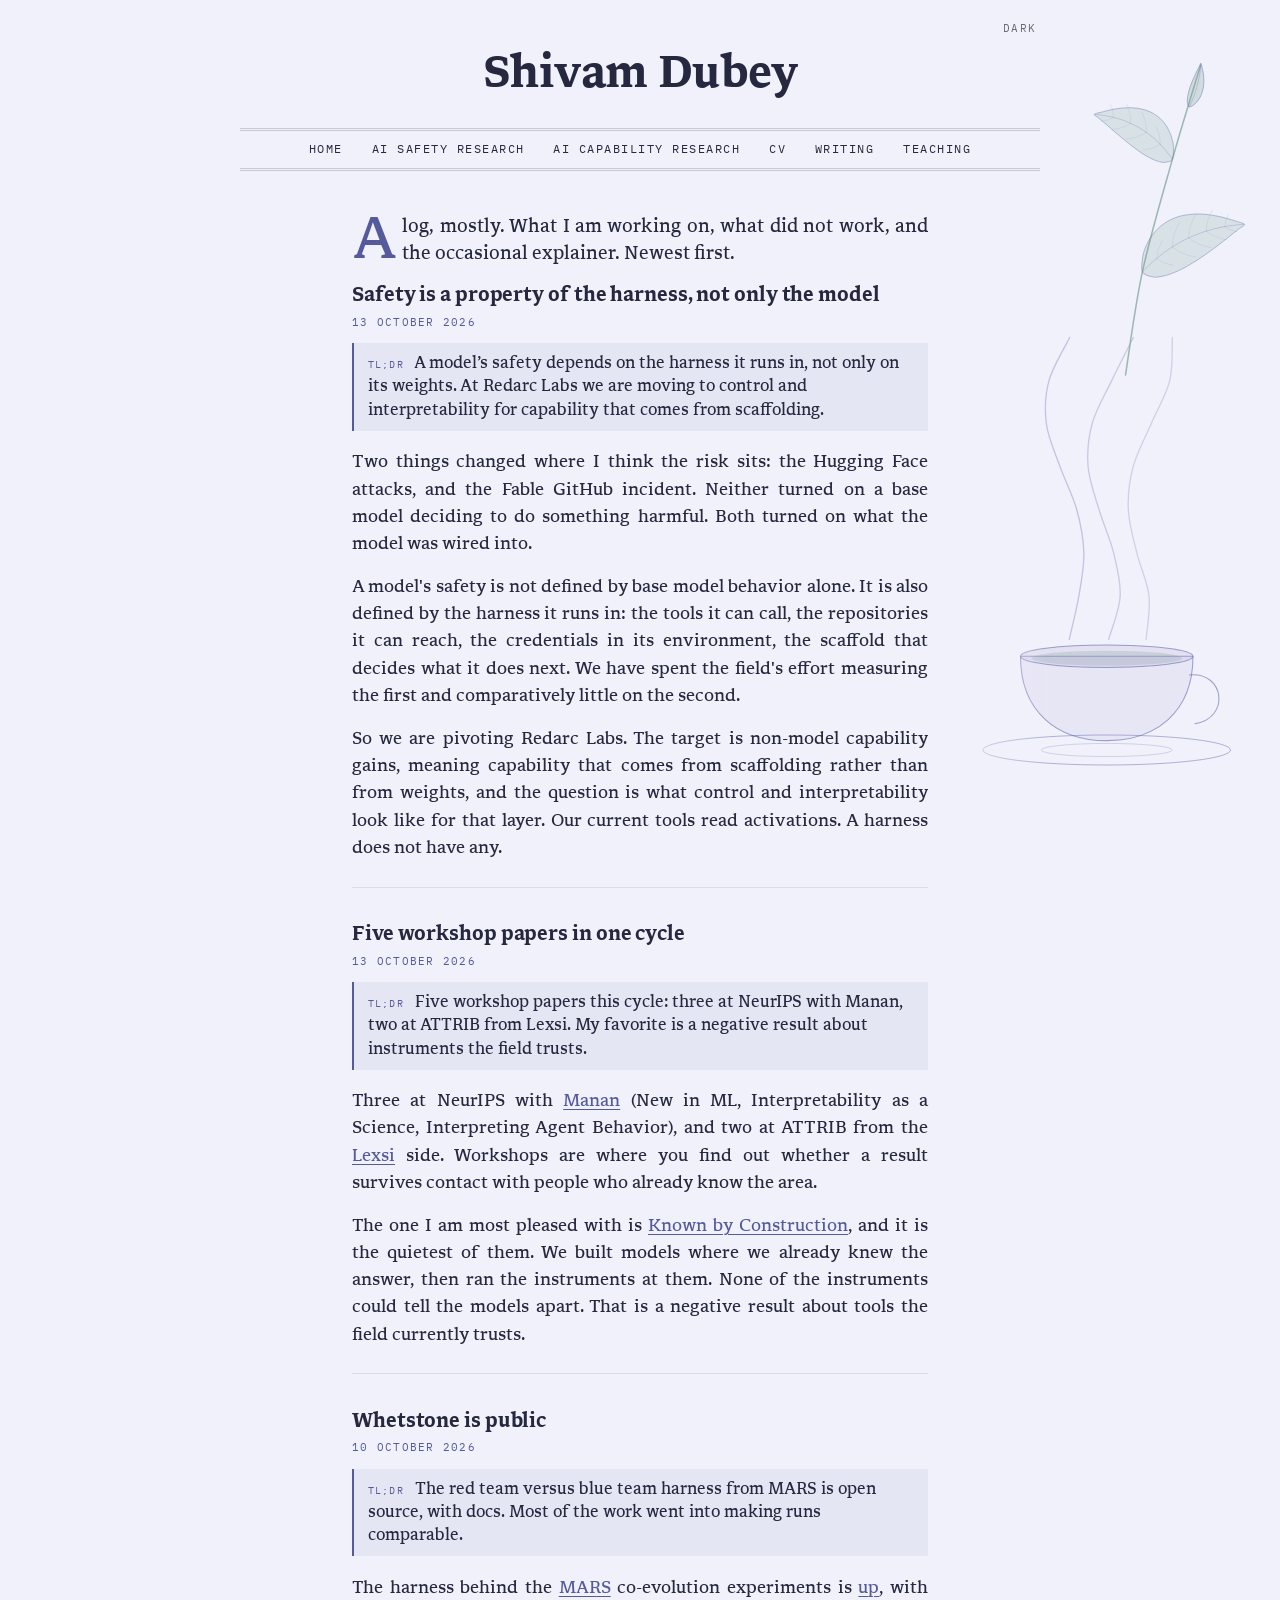
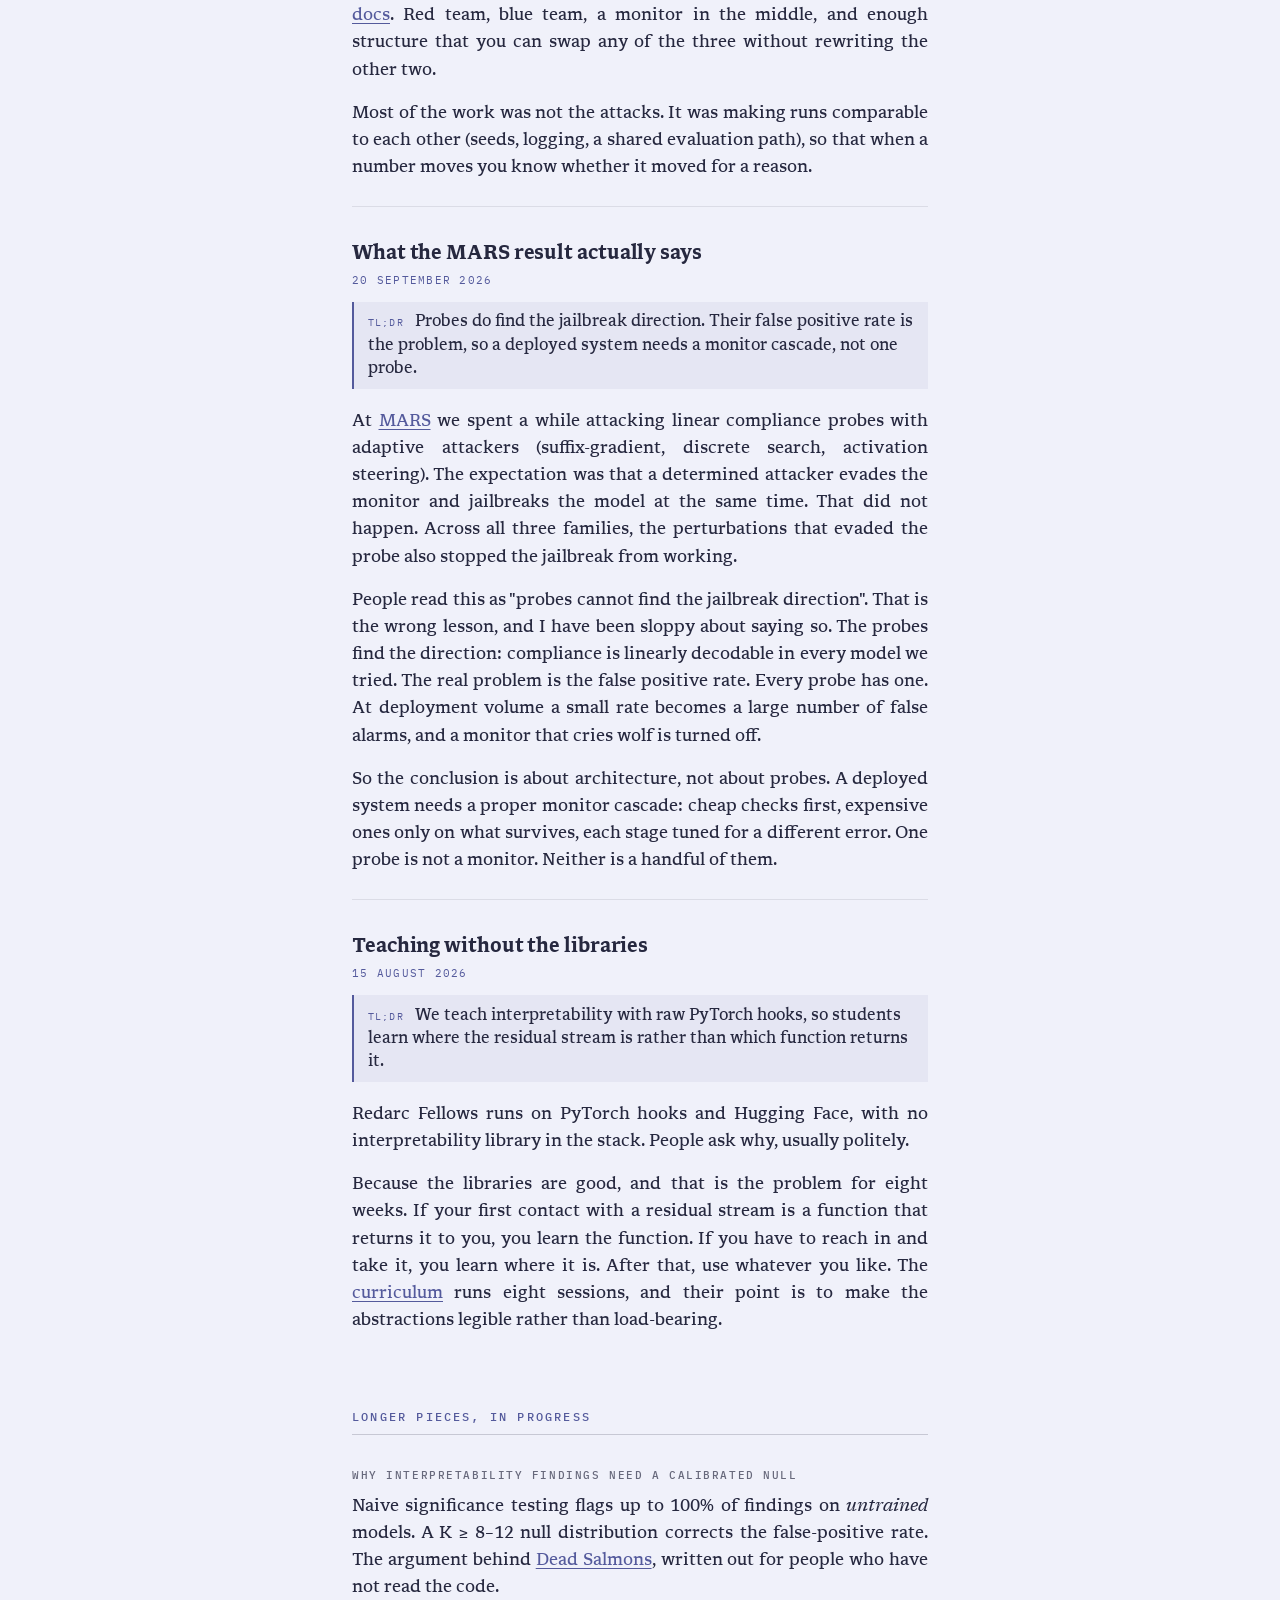
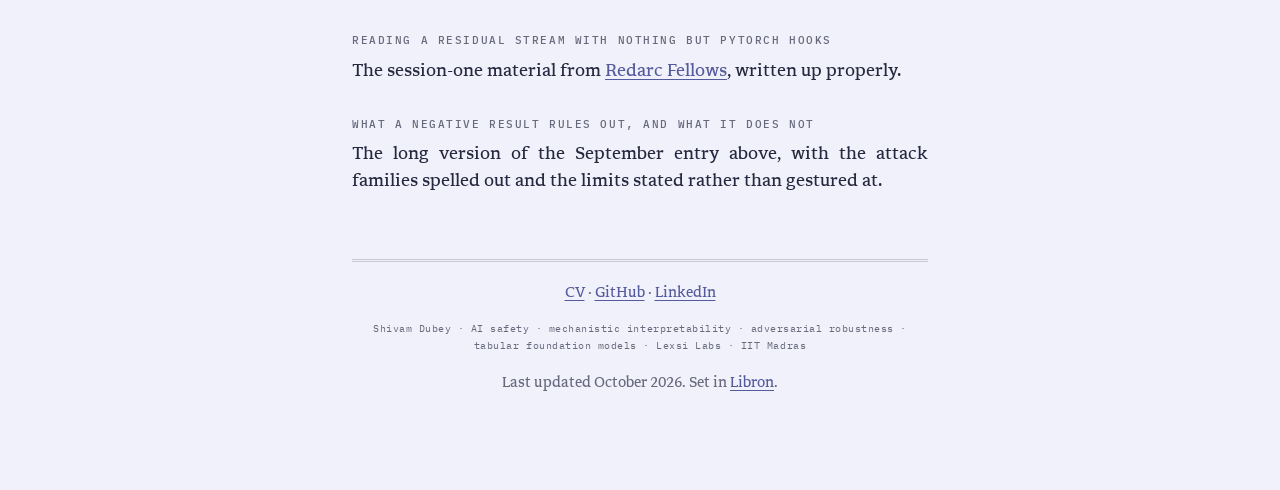
<file: writing.html>
<!DOCTYPE html>
<html lang="en">
<head>
<meta charset="UTF-8">
<meta name="viewport" content="width=device-width, initial-scale=1.0">

<title>Writing &mdash; Shivam Dubey</title>
<meta name="description" content="Notes and explainers by Shivam Dubey on interpretability, probing and adversarial robustness.">
<meta name="author" content="Shivam Dubey">

<meta property="og:type" content="website">
<meta property="og:title" content="Writing &mdash; Shivam Dubey">
<meta property="og:url" content="https://punctualprocrastinator.github.io/writing.html">
<meta property="og:image" content="https://punctualprocrastinator.github.io/og.png">
<meta name="twitter:card" content="summary_large_image">

<link rel="canonical" href="https://punctualprocrastinator.github.io/writing.html">
<link rel="icon" href="favicon.svg" type="image/svg+xml">
<link rel="preload" href="fonts/Libron-Regular.woff2" as="font" type="font/woff2" crossorigin>
<link rel="stylesheet" href="main.css?v=26">
<!-- Applies a stored theme override before first paint, so there is no flash. -->
<script>try{var t=localStorage.getItem("theme");
if(t==="dark"||t==="light")document.documentElement.setAttribute("data-theme",t);}catch(e){}</script>
<script src="app.js?v=26" defer></script>
<!-- Visitor counts: GoatCounter, no cookies. Dashboard at punctualprocrastinator.goatcounter.com -->
<script data-goatcounter="https://punctualprocrastinator.goatcounter.com/count" async src="https://gc.zgo.at/count.js"></script>
</head>

<body data-art="writing">
<a class="skip" href="#main">Skip to content</a>
<div class="wrap">

<header id="masthead">
    <button id="theme-toggle" type="button" aria-live="polite">Dark</button>
    <h1><a href="index.html">Shivam Dubey</a></h1>
</header>
<nav id="sitenav" aria-label="Main">
    <ul>
        <li><a href="index.html">Home</a></li>
        <li><a href="safety.html">AI Safety<span class="nav-long"> Research</span></a></li>
        <li><a href="capability.html">AI Capability<span class="nav-long"> Research</span></a></li>
        <li><a href="resume.html">CV</a></li>
        <li><a href="writing.html" aria-current="page">Writing</a></li>
        <li><a href="teaching.html">Teaching</a></li>
    </ul>
</nav>
<div class="artwork" aria-hidden="true">
<svg viewBox="0 0 420 960" xmlns="http://www.w3.org/2000/svg" preserveAspectRatio="xMidYMid slice" role="img" aria-label="A tea sprig, two leaves and a bud, above a steaming cup">
<path d="M 330.0 70.0 C 325.0 86.7, 310.3 133.3, 300.0 170.0 C 289.7 206.7, 276.3 251.7, 268.0 290.0 C 259.7 328.3, 253.0 381.7, 250.0 400.0" fill="none" stroke="var(--art-leaf)" stroke-width="1.6" stroke-linecap="round" stroke-linejoin="round" opacity="0.65"/>
<path d="M 300.0 170.0 C 298.4 172.8, 293.8 172.8, 291.2 173.2 C 288.7 173.5, 286.9 172.6, 284.9 172.1 C 282.9 171.6, 281.1 170.8, 279.2 170.0 C 277.4 169.2, 275.6 168.3, 273.9 167.3 C 272.1 166.3, 270.4 165.3, 268.7 164.2 C 267.0 163.1, 265.4 162.0, 263.7 160.8 C 262.1 159.7, 260.5 158.5, 258.9 157.3 C 257.2 156.1, 255.6 154.8, 254.1 153.6 C 252.5 152.3, 250.9 151.0, 249.3 149.7 C 247.8 148.5, 246.2 147.2, 244.7 145.9 C 243.1 144.5, 241.6 143.2, 240.0 141.9 C 238.5 140.6, 236.9 139.3, 235.4 137.9 C 233.8 136.6, 232.3 135.3, 230.8 133.9 C 229.2 132.6, 227.7 131.3, 226.1 129.9 C 224.6 128.6, 223.0 127.3, 221.5 126.0 C 220.0 124.6, 216.2 123.1, 216.9 122.0 C 217.5 120.9, 222.6 120.1, 225.3 119.4 C 228.1 118.6, 230.8 117.9, 233.4 117.3 C 236.1 116.7, 238.6 116.3, 241.2 115.9 C 243.7 115.5, 246.2 115.3, 248.6 115.1 C 251.0 114.9, 253.3 114.9, 255.6 114.9 C 257.9 115.0, 260.1 115.2, 262.2 115.4 C 264.4 115.7, 266.5 116.1, 268.5 116.6 C 270.5 117.1, 272.4 117.7, 274.3 118.5 C 276.2 119.2, 278.0 120.1, 279.7 121.1 C 281.5 122.1, 283.1 123.2, 284.7 124.5 C 286.3 125.7, 287.8 127.1, 289.2 128.7 C 290.6 130.2, 292.0 131.9, 293.2 133.7 C 294.4 135.6, 295.6 137.6, 296.6 139.9 C 297.6 142.1, 298.6 144.5, 299.3 147.2 C 300.1 149.9, 301.0 152.3, 301.1 156.1 C 301.2 160.0, 301.6 167.2, 300.0 170.0 Z" fill="var(--art-leaf)" fill-opacity="0.18" stroke="var(--art-a)" stroke-width="0.8" stroke-opacity="0.55" stroke-linejoin="round"/>
<path d="M 300.0 170.0 C 299.4 169.1, 297.5 166.4, 296.2 164.7 C 294.8 162.9, 293.5 161.3, 292.1 159.6 C 290.8 158.0, 289.4 156.4, 287.9 154.9 C 286.5 153.4, 285.0 151.9, 283.5 150.5 C 282.0 149.1, 280.5 147.7, 279.0 146.4 C 277.4 145.1, 275.8 143.9, 274.2 142.6 C 272.6 141.4, 271.0 140.3, 269.3 139.2 C 267.6 138.1, 265.9 137.0, 264.2 136.0 C 262.5 135.0, 260.7 134.1, 258.9 133.2 C 257.1 132.3, 255.3 131.4, 253.4 130.6 C 251.6 129.9, 249.7 129.1, 247.8 128.4 C 245.9 127.7, 243.9 127.1, 242.0 126.5 C 240.0 125.9, 238.0 125.4, 236.0 124.9 C 233.9 124.4, 231.9 124.0, 229.8 123.6 C 227.7 123.3, 225.6 122.9, 223.4 122.7 C 221.3 122.4, 218.0 122.1, 216.9 122.0" fill="none" stroke="var(--art-a)" stroke-width="0.6" stroke-linecap="round" stroke-linejoin="round" opacity="0.44000000000000006"/>
<path d="M 287.1 154.0 Q 279.3 159.2 269.3 159.8" fill="none" stroke="var(--art-a)" stroke-width="0.4" stroke-linecap="round" stroke-linejoin="round" opacity="0.275"/>
<path d="M 287.1 154.0 Q 287.6 144.7 283.2 135.7" fill="none" stroke="var(--art-a)" stroke-width="0.4" stroke-linecap="round" stroke-linejoin="round" opacity="0.275"/>
<path d="M 272.3 141.2 Q 262.9 147.4 250.8 148.2" fill="none" stroke="var(--art-a)" stroke-width="0.4" stroke-linecap="round" stroke-linejoin="round" opacity="0.275"/>
<path d="M 272.3 141.2 Q 272.9 130.0 267.6 119.1" fill="none" stroke="var(--art-a)" stroke-width="0.4" stroke-linecap="round" stroke-linejoin="round" opacity="0.275"/>
<path d="M 255.6 131.6 Q 247.1 137.3 236.1 138.0" fill="none" stroke="var(--art-a)" stroke-width="0.4" stroke-linecap="round" stroke-linejoin="round" opacity="0.275"/>
<path d="M 255.6 131.6 Q 256.3 121.4 251.4 111.5" fill="none" stroke="var(--art-a)" stroke-width="0.4" stroke-linecap="round" stroke-linejoin="round" opacity="0.275"/>
<path d="M 237.2 125.2 Q 231.3 129.1 223.7 129.6" fill="none" stroke="var(--art-a)" stroke-width="0.4" stroke-linecap="round" stroke-linejoin="round" opacity="0.275"/>
<path d="M 237.2 125.2 Q 237.6 118.2 234.2 111.3" fill="none" stroke="var(--art-a)" stroke-width="0.4" stroke-linecap="round" stroke-linejoin="round" opacity="0.275"/>
<path d="M 268.0 290.0 C 266.3 286.3, 267.8 277.8, 268.5 273.3 C 269.1 268.7, 270.6 265.9, 271.8 262.7 C 273.1 259.6, 274.6 256.9, 276.2 254.3 C 277.8 251.8, 279.5 249.5, 281.3 247.4 C 283.0 245.3, 284.9 243.5, 286.9 241.8 C 288.9 240.1, 290.9 238.6, 293.0 237.2 C 295.2 235.9, 297.4 234.7, 299.7 233.7 C 301.9 232.6, 304.3 231.8, 306.7 231.0 C 309.1 230.3, 311.6 229.7, 314.2 229.3 C 316.7 228.9, 319.3 228.6, 322.0 228.4 C 324.7 228.2, 327.5 228.2, 330.3 228.3 C 333.1 228.4, 335.9 228.7, 338.9 229.0 C 341.8 229.4, 344.8 229.9, 347.8 230.5 C 350.9 231.1, 354.0 231.8, 357.1 232.7 C 360.3 233.6, 363.5 234.5, 366.8 235.6 C 370.0 236.7, 376.1 237.9, 376.8 239.3 C 377.4 240.7, 372.8 242.6, 370.8 244.2 C 368.8 245.8, 366.8 247.4, 364.8 249.0 C 362.7 250.7, 360.7 252.3, 358.7 253.9 C 356.7 255.4, 354.7 257.0, 352.7 258.6 C 350.6 260.2, 348.6 261.7, 346.6 263.3 C 344.5 264.8, 342.5 266.3, 340.4 267.8 C 338.3 269.3, 336.3 270.8, 334.2 272.2 C 332.1 273.7, 330.0 275.1, 327.9 276.5 C 325.8 277.9, 323.7 279.2, 321.5 280.5 C 319.4 281.9, 317.2 283.1, 315.0 284.4 C 312.8 285.6, 310.6 286.7, 308.4 287.8 C 306.1 288.9, 303.8 290.0, 301.5 290.9 C 299.2 291.8, 296.8 292.7, 294.4 293.4 C 292.0 294.1, 289.5 294.7, 286.9 295.1 C 284.3 295.4, 281.9 296.2, 278.8 295.3 C 275.6 294.5, 269.7 293.7, 268.0 290.0 Z" fill="var(--art-leaf)" fill-opacity="0.18" stroke="var(--art-a)" stroke-width="0.8" stroke-opacity="0.55" stroke-linejoin="round"/>
<path d="M 268.0 290.0 C 268.9 289.0, 271.7 286.1, 273.6 284.3 C 275.5 282.4, 277.4 280.6, 279.4 278.9 C 281.3 277.2, 283.3 275.5, 285.3 273.9 C 287.3 272.2, 289.3 270.7, 291.4 269.2 C 293.4 267.7, 295.5 266.2, 297.6 264.8 C 299.7 263.4, 301.9 262.1, 304.0 260.8 C 306.2 259.5, 308.4 258.3, 310.6 257.1 C 312.8 255.9, 315.0 254.8, 317.3 253.8 C 319.6 252.7, 321.9 251.7, 324.2 250.8 C 326.5 249.8, 328.8 248.9, 331.2 248.1 C 333.6 247.3, 336.0 246.5, 338.4 245.8 C 340.8 245.1, 343.3 244.4, 345.8 243.8 C 348.2 243.2, 350.7 242.7, 353.3 242.2 C 355.8 241.7, 358.4 241.2, 360.9 240.9 C 363.5 240.5, 366.1 240.2, 368.8 239.9 C 371.4 239.6, 375.4 239.4, 376.8 239.3" fill="none" stroke="var(--art-a)" stroke-width="0.6" stroke-linecap="round" stroke-linejoin="round" opacity="0.44000000000000006"/>
<path d="M 283.3 275.5 Q 283.6 265.9 288.9 257.2" fill="none" stroke="var(--art-a)" stroke-width="0.4" stroke-linecap="round" stroke-linejoin="round" opacity="0.275"/>
<path d="M 283.3 275.5 Q 290.8 281.5 301.0 283.0" fill="none" stroke="var(--art-a)" stroke-width="0.4" stroke-linecap="round" stroke-linejoin="round" opacity="0.275"/>
<path d="M 299.7 263.4 Q 300.1 249.8 307.7 237.3" fill="none" stroke="var(--art-a)" stroke-width="0.4" stroke-linecap="round" stroke-linejoin="round" opacity="0.275"/>
<path d="M 299.7 263.4 Q 310.4 271.9 324.9 274.1" fill="none" stroke="var(--art-a)" stroke-width="0.4" stroke-linecap="round" stroke-linejoin="round" opacity="0.275"/>
<path d="M 317.3 253.8 Q 317.7 240.3 325.2 228.0" fill="none" stroke="var(--art-a)" stroke-width="0.4" stroke-linecap="round" stroke-linejoin="round" opacity="0.275"/>
<path d="M 317.3 253.8 Q 327.8 262.1 342.1 264.3" fill="none" stroke="var(--art-a)" stroke-width="0.4" stroke-linecap="round" stroke-linejoin="round" opacity="0.275"/>
<path d="M 336.0 246.5 Q 336.3 234.9 342.8 224.1" fill="none" stroke="var(--art-a)" stroke-width="0.4" stroke-linecap="round" stroke-linejoin="round" opacity="0.275"/>
<path d="M 336.0 246.5 Q 345.1 253.8 357.5 255.7" fill="none" stroke="var(--art-a)" stroke-width="0.4" stroke-linecap="round" stroke-linejoin="round" opacity="0.275"/>
<path d="M 355.8 241.7 Q 356.0 234.8 359.9 228.4" fill="none" stroke="var(--art-a)" stroke-width="0.4" stroke-linecap="round" stroke-linejoin="round" opacity="0.275"/>
<path d="M 355.8 241.7 Q 361.2 246.0 368.6 247.1" fill="none" stroke="var(--art-a)" stroke-width="0.4" stroke-linecap="round" stroke-linejoin="round" opacity="0.275"/>
<path d="M 318.0 114.0 C 316.9 113.7, 316.5 111.5, 316.2 110.4 C 315.8 109.3, 315.9 108.3, 315.9 107.2 C 315.9 106.2, 316.0 105.2, 316.1 104.2 C 316.3 103.2, 316.4 102.2, 316.6 101.2 C 316.8 100.2, 317.0 99.2, 317.3 98.3 C 317.5 97.3, 317.8 96.3, 318.1 95.4 C 318.4 94.4, 318.7 93.5, 319.0 92.5 C 319.3 91.6, 319.7 90.6, 320.0 89.7 C 320.4 88.8, 320.7 87.8, 321.1 86.9 C 321.5 85.9, 321.9 85.0, 322.3 84.1 C 322.7 83.2, 323.1 82.2, 323.5 81.3 C 323.9 80.4, 324.4 79.5, 324.8 78.6 C 325.3 77.6, 325.7 76.7, 326.2 75.8 C 326.6 74.9, 327.1 74.0, 327.5 73.1 C 328.0 72.2, 328.5 71.3, 329.0 70.4 C 329.4 69.4, 330.0 67.5, 330.4 67.6 C 330.8 67.7, 331.1 69.9, 331.4 71.0 C 331.7 72.1, 332.0 73.2, 332.2 74.3 C 332.5 75.4, 332.7 76.5, 332.9 77.6 C 333.0 78.7, 333.2 79.8, 333.3 80.8 C 333.4 81.9, 333.5 83.0, 333.5 84.0 C 333.6 85.0, 333.6 86.1, 333.6 87.1 C 333.6 88.1, 333.5 89.2, 333.4 90.2 C 333.3 91.2, 333.2 92.2, 333.1 93.2 C 332.9 94.2, 332.7 95.2, 332.4 96.1 C 332.2 97.1, 331.9 98.1, 331.6 99.0 C 331.3 100.0, 330.9 100.9, 330.5 101.8 C 330.1 102.7, 329.6 103.6, 329.1 104.5 C 328.6 105.4, 328.0 106.3, 327.3 107.2 C 326.7 108.0, 326.0 108.9, 325.2 109.7 C 324.4 110.5, 323.7 111.4, 322.5 112.1 C 321.3 112.8, 319.1 114.3, 318.0 114.0 Z" fill="var(--art-leaf)" fill-opacity="0.25" stroke="var(--art-a)" stroke-width="0.8" stroke-opacity="0.6" stroke-linejoin="round"/>
<path d="M 318.0 114.0 C 318.2 113.5, 318.9 112.2, 319.3 111.2 C 319.7 110.3, 320.2 109.4, 320.6 108.5 C 321.0 107.5, 321.4 106.6, 321.7 105.7 C 322.1 104.8, 322.5 103.8, 322.8 102.9 C 323.2 101.9, 323.5 101.0, 323.9 100.0 C 324.2 99.1, 324.5 98.1, 324.8 97.2 C 325.1 96.2, 325.4 95.3, 325.7 94.3 C 326.0 93.4, 326.3 92.4, 326.5 91.4 C 326.8 90.5, 327.0 89.5, 327.3 88.5 C 327.5 87.6, 327.7 86.6, 327.9 85.6 C 328.1 84.6, 328.3 83.6, 328.5 82.7 C 328.7 81.7, 328.9 80.7, 329.1 79.7 C 329.2 78.7, 329.4 77.7, 329.5 76.7 C 329.6 75.7, 329.8 74.7, 329.9 73.7 C 330.0 72.7, 330.1 71.7, 330.2 70.7 C 330.3 69.7, 330.4 68.1, 330.4 67.6" fill="none" stroke="var(--art-a)" stroke-width="0.6" stroke-linecap="round" stroke-linejoin="round" opacity="0.48"/>
<path d="M 138 700 C 138 760, 178 790, 230 790 C 282 790, 322 760, 322 700 Z" fill="var(--art-b)" fill-opacity="0.12" stroke="var(--art-a)" stroke-width="1.1" stroke-opacity="0.6" stroke-linejoin="round"/>
<ellipse cx="230" cy="700" rx="92" ry="12" fill="var(--art-b)" fill-opacity="0.18" stroke="var(--art-a)" stroke-width="1.1" stroke-opacity="0.6"/>
<ellipse cx="230" cy="702" rx="80" ry="8" fill="var(--art-leaf)" fill-opacity="0.22"/>
<path d="M 318 720 c 38 -4 44 46 6 52" fill="none" stroke="var(--art-a)" stroke-width="1.1" stroke-linecap="round" stroke-linejoin="round" opacity="0.6"/>
<ellipse cx="230" cy="800" rx="132" ry="16" fill="none" stroke="var(--art-a)" stroke-width="1" stroke-opacity="0.5"/>
<ellipse cx="230" cy="800" rx="70" ry="7" fill="none" stroke="var(--art-a)" stroke-width="0.7" stroke-opacity="0.35"/>
<g class="drift" style="--dx:0;--dy:-60;--dr:0"><g class="rise" style="--dur:6.5s;--delay:0.0s"><path d="M 190.0 682.0 C 191.7 674.3, 197.6 651.3, 200.2 636.0 C 202.8 620.7, 205.9 605.3, 205.6 590.0 C 205.2 574.7, 202.3 559.3, 198.1 544.0 C 193.9 528.7, 185.7 513.3, 180.3 498.0 C 174.8 482.7, 167.5 467.3, 165.6 452.0 C 163.6 436.7, 164.2 421.3, 168.4 406.0 C 172.5 390.7, 186.8 367.7, 190.5 360.0" fill="none" stroke="var(--art-b)" stroke-width="1.4" stroke-linecap="round" stroke-linejoin="round" opacity="0.55"/></g></g>
<g class="drift" style="--dx:0;--dy:-80;--dr:0"><g class="rise" style="--dur:7.8s;--delay:-2.2s"><path d="M 232.0 682.0 C 234.1 674.3, 243.4 651.3, 244.3 636.0 C 245.2 620.7, 241.1 605.3, 237.4 590.0 C 233.6 574.7, 226.5 559.3, 221.9 544.0 C 217.4 528.7, 211.4 513.3, 210.1 498.0 C 208.9 482.7, 210.2 467.3, 214.4 452.0 C 218.5 436.7, 227.9 421.3, 235.3 406.0 C 242.6 390.7, 254.5 367.7, 258.4 360.0" fill="none" stroke="var(--art-b)" stroke-width="1.4" stroke-linecap="round" stroke-linejoin="round" opacity="0.47000000000000003"/></g></g>
<g class="drift" style="--dx:0;--dy:-100;--dr:0"><g class="rise" style="--dur:9.1s;--delay:-4.4s"><path d="M 272.0 682.0 C 272.5 674.3, 276.7 651.3, 275.1 636.0 C 273.5 620.7, 265.9 605.3, 262.2 590.0 C 258.5 574.7, 253.7 559.3, 253.0 544.0 C 252.3 528.7, 254.0 513.3, 258.1 498.0 C 262.2 482.7, 270.9 467.3, 277.4 452.0 C 283.9 436.7, 293.4 421.3, 297.2 406.0 C 300.9 390.7, 299.5 367.7, 300.0 360.0" fill="none" stroke="var(--art-b)" stroke-width="1.4" stroke-linecap="round" stroke-linejoin="round" opacity="0.39"/></g></g>
</svg>
</div>

<main id="main">

    <p class="lead">A log, mostly. What I am working on, what did not work, and
    the occasional explainer. Newest first.</p>

    <!-- EDIT: these entries were drafted from your CV and the rest of the
         site, so the facts are yours but the wording is not. Rewrite them in
         your own voice before you point anyone at this page. To add one, copy
         an article.log block and put it at the top. -->

    <article class="log">
        <h3>Safety is a property of the harness, not only the model</h3>
        <time class="when" datetime="2026-10-13">13 October 2026</time>
        <p class="tldr"><span class="k">TL;DR</span> A model&rsquo;s safety depends on the harness it runs in, not only on its weights. At Redarc Labs we are moving to control and interpretability for capability that comes from scaffolding.</p>
        <p>Two things changed where I think the risk sits: the Hugging Face
    attacks, and the Fable GitHub incident. Neither turned on a base model
    deciding to do something harmful. Both turned on what the model was wired
    into.</p>

        <p>A model's safety is not defined by base model behavior alone. It is
    also defined by the harness it runs in: the tools it can call, the
    repositories it can reach, the credentials in its environment, the scaffold
    that decides what it does next. We have spent the field's effort measuring
    the first and comparatively little on the second.</p>

        <p>So we are pivoting Redarc Labs. The target is non-model capability gains, meaning
    capability that comes from scaffolding rather than from weights, and the
    question is what control and interpretability look like for that layer.
    Our current tools read activations. A harness does not have any.</p>
    </article>

    <article class="log">
        <h3>Five workshop papers in one cycle</h3>
        <time class="when" datetime="2026-10-13">13 October 2026</time>
        <p class="tldr"><span class="k">TL;DR</span> Five workshop papers this cycle: three at NeurIPS with Manan, two at ATTRIB from Lexsi. My favorite is a negative result about instruments the field trusts.</p>
        <p>Three at NeurIPS with <a href="https://manan-wadhwa.github.io" title="Co-founder of Redarc Labs, and co-first author on our joint papers." target="_blank" rel="noopener">Manan</a> (New in ML, Interpretability as a Science,
    Interpreting Agent Behavior), and two at ATTRIB from the <a href="https://www.lexsi.ai" title="A frontier AI research lab. I work in its Tabular Foundation Models Lab." target="_blank" rel="noopener">Lexsi</a> side.
    Workshops are where you find out whether a result survives contact with
    people who already know the area.</p>

    <p>The one I am most pleased with is
    <a href="safety.html">Known by Construction</a>, and it is the quietest of
    them. We built models where we already knew the answer, then ran the
    instruments at them. None of the instruments could tell the models apart.
    That is a negative result about tools the field currently trusts.</p>
    </article>

    <article class="log">
        <h3>Whetstone is public</h3>
        <time class="when" datetime="2026-10-10">10 October 2026</time>
        <p class="tldr"><span class="k">TL;DR</span> The red team versus blue team harness from MARS is open source, with docs. Most of the work went into making runs comparable.</p>
        <p>The harness behind the <a href="https://caish.org/mars" title="Run by the Cambridge AI Safety Hub. Lindley Lentati's track on white-box techniques for AI control." target="_blank" rel="noopener">MARS</a> co-evolution experiments is
    <a href="https://github.com/punctualprocrastinator/whetstone" target="_blank" rel="noopener">up</a>,
    with <a href="https://punctualprocrastinator.github.io/whetstone/" target="_blank" rel="noopener">docs</a>.
    Red team, blue team, a monitor in the middle, and enough structure that
    you can swap any of the three without rewriting the other two.</p>

    <p>Most of the work was not the attacks. It was making runs comparable to
    each other (seeds, logging, a shared evaluation path), so that when a
    number moves you know whether it moved for a reason.</p>
    </article>

    <article class="log">
        <h3>What the MARS result actually says</h3>
        <time class="when" datetime="2026-09-20">20 September 2026</time>
        <p class="tldr"><span class="k">TL;DR</span> Probes do find the jailbreak direction. Their false positive rate is the problem, so a deployed system needs a monitor cascade, not one probe.</p>
        <p>At <a href="https://caish.org/mars" title="Run by the Cambridge AI Safety Hub. Lindley Lentati's track on white-box techniques for AI control." target="_blank" rel="noopener">MARS</a> we spent a while attacking linear compliance probes with
    adaptive attackers (suffix-gradient, discrete search, activation steering).
    The expectation was that a determined attacker evades the monitor and
    jailbreaks the model at the same time. That did not happen. Across all
    three families, the perturbations that evaded the probe also stopped the
    jailbreak from working.</p>

        <p>People read this as "probes cannot find the jailbreak direction".
    That is the wrong lesson, and I have been sloppy about saying so. The
    probes find the direction: compliance is linearly decodable in every model
    we tried. The real problem is the false positive rate. Every probe has one.
    At deployment volume a small rate becomes a large number of false alarms,
    and a monitor that cries wolf is turned off.</p>

        <p>So the conclusion is about architecture, not about probes. A
    deployed system needs a proper monitor cascade: cheap checks first,
    expensive ones only on what survives, each stage tuned for a different
    error. One probe is not a monitor. Neither is a handful of them.</p>
    </article>

    <article class="log">
        <h3>Teaching without the libraries</h3>
        <time class="when" datetime="2026-08-15">15 August 2026</time>
        <p class="tldr"><span class="k">TL;DR</span> We teach interpretability with raw PyTorch hooks, so students learn where the residual stream is rather than which function returns it.</p>
        <p>Redarc Fellows runs on PyTorch hooks and Hugging Face, with no
    interpretability library in the stack. People ask why, usually politely.</p>

    <p>Because the libraries are good, and that is the problem for eight
    weeks. If your first contact with a residual stream is a function that
    returns it to you, you learn the function. If you have to reach in and take
    it, you learn where it is. After that, use whatever you like. The
    <a href="teaching.html">curriculum</a> runs eight sessions, and their point
    is to make the abstractions legible rather than load-bearing.</p>
    </article>

    <h2>Longer pieces, in progress</h2>

    <h4>Why interpretability findings need a calibrated null</h4>
    <p>Naive significance testing flags up to 100% of findings on
    <em>untrained</em> models. A K&nbsp;&ge;&nbsp;8&ndash;12 null distribution
    corrects the false-positive rate. The argument behind
    <a href="safety.html">Dead Salmons</a>, written out for people who have not
    read the code.</p>

    <h4>Reading a residual stream with nothing but PyTorch hooks</h4>
    <p>The session-one material from <a href="teaching.html">Redarc Fellows</a>,
    written up properly.</p>

    <h4>What a negative result rules out, and what it does not</h4>
    <p>The long version of the September entry above, with the attack families
    spelled out and the limits stated rather than gestured at.</p>

</main>

<footer>
    <p><a href="resume.html">CV</a> &middot;
       <a href="https://github.com/punctualprocrastinator" target="_blank" rel="noopener">GitHub</a> &middot;
       <a href="https://linkedin.com/in/syntaxsavant" rel="me noopener" target="_blank">LinkedIn</a></p>
    <p class="keywords">Shivam Dubey &middot; AI safety &middot; mechanistic interpretability &middot; adversarial robustness &middot; tabular foundation models &middot; Lexsi Labs &middot; IIT Madras</p>
    <p>Last updated <time datetime="2026-10">October 2026</time>. Set in <a href="https://github.com/nicoverbruggen/libron" title="Libron by Nico Verbruggen, a reading serif built on Readerly and Production Type's Newsreader." target="_blank" rel="noopener">Libron</a>.</p>
</footer>

</div><!-- /.wrap -->
</body>
</html>
</file>
<file: main.css>
/* ---------------------------------------------------------------
   main.css - one stylesheet for the whole site.

   Journal layout, periwinkle palette. Centered masthead, double
   rules, a justified measure, a drop cap on the opening paragraph,
   and publications set as a numbered reference list.

   Published and accepted work carries the visual weight: the venue
   sits in accent caps directly under the title, and repository links
   are deliberately quiet.
   --------------------------------------------------------------- */

@import url('https://fonts.googleapis.com/css2?family=IBM+Plex+Mono:wght@400;500&display=swap');

/* Libron, by Nico Verbruggen: a reading serif tuned for screens, a
   refinement of Readerly, itself based on Production Type's Newsreader.
   SIL Open Font License 1.1; the license ships beside the files in
   fonts/OFL.txt. https://github.com/nicoverbruggen/libron (v0.31) */
@font-face {
    font-family: 'Libron';
    src: url('fonts/Libron-Regular.woff2') format('woff2');
    font-weight: 400; font-style: normal; font-display: swap;
}
@font-face {
    font-family: 'Libron';
    src: url('fonts/Libron-Italic.woff2') format('woff2');
    font-weight: 400; font-style: italic; font-display: swap;
}
@font-face {
    font-family: 'Libron';
    src: url('fonts/Libron-Bold.woff2') format('woff2');
    font-weight: 700; font-style: normal; font-display: swap;
}
@font-face {
    font-family: 'Libron';
    src: url('fonts/Libron-BoldItalic.woff2') format('woff2');
    font-weight: 700; font-style: italic; font-display: swap;
}

:root {
    --paper:     #f0f1fa;
    --paper-2:   #e2e4f4;
    --ink:       #26283f;
    --accent:    #545a9c;          /* links, venues, section labels */
    --accent-2:  #9095ca;          /* decorative rules only - too pale for text */
    --wash:      #dcdef4;          /* selection and link hover */
    --rule:      rgba(38, 40, 63, 0.20);
    --hairline:  rgba(38, 40, 63, 0.10);
    --muted:     rgba(38, 40, 63, 0.68);

    --serif: 'Libron', 'Iowan Old Style', Georgia, 'Times New Roman', serif;
    --mono:  'IBM Plex Mono', ui-monospace, 'SFMono-Regular', Consolas, monospace;

    --measure: 36rem;              /* the reading column */
    --page:    50rem;              /* the full page, for blocks that break out */
    color-scheme: light dark;
}

@media (prefers-color-scheme: dark) {
    :root:not([data-theme="light"]) {
        --paper:    #111326;
        --paper-2:  #191c32;
        --ink:      #e4e6f4;
        --accent:   #a6abe8;
        --accent-2: #7f85b8;
        --wash:     #272b49;
        --rule:     rgba(228, 230, 244, 0.24);
        --hairline: rgba(228, 230, 244, 0.13);
        --muted:    rgba(228, 230, 244, 0.62);
    }
}
:root[data-theme="dark"] {
    --paper:    #111326;
    --paper-2:  #191c32;
    --ink:      #e4e6f4;
    --accent:   #a6abe8;
    --accent-2: #7f85b8;
    --wash:     #272b49;
    --rule:     rgba(228, 230, 244, 0.24);
    --hairline: rgba(228, 230, 244, 0.13);
    --muted:    rgba(228, 230, 244, 0.62);
}

*, *::before, *::after { box-sizing: border-box; }

html { -webkit-text-size-adjust: 100%; }

body {
    position: relative;
    overflow-x: hidden;        /* the drawing bleeds past the right edge */
    margin: 0;
    padding: 0 16px 5rem;
    background-color: var(--paper);
    color: var(--ink);
    font-family: var(--serif);
    font-size: 1.0625rem;
    line-height: 1.6;
    -webkit-font-smoothing: antialiased;
}

.wrap { max-width: var(--page); margin: 0 auto; }

/* ------------------------------ botanical art ----------------- */

/* One plant per page, drawn in fine ink with soft fills, sitting in the
   right margin on plain paper. Pieces marked .drift move with scroll
   progress (--sp, set by app.js): the dandelion's seeds blow away, petals
   fall and steam rises as you read. Transform only, so it composites
   without repainting; nothing moves for reduced-motion users. */

:root {
    --sp: 0;
    --art-a: #505ba7;        /* ink: stems, outlines */
    --art-b: #a18cc8;        /* lavender: steam, roots */
    --art-c: #c46a95;        /* rose: blossoms */
    --art-leaf: #5f8f80;     /* sage: leaves */
    --art-opacity: 0.9;
}
@media (prefers-color-scheme: dark) {
    :root:not([data-theme="light"]) {
        --art-a: #a3aee8;
        --art-b: #9a86c4;
        --art-c: #e597bb;
        --art-leaf: #8cbcab;
        --art-opacity: 0.8;
    }
}
:root[data-theme="dark"] {
    --art-a: #a3aee8;
    --art-b: #9a86c4;
    --art-c: #e597bb;
    --art-leaf: #8cbcab;
    --art-opacity: 0.8;
}

.artwork {
    position: fixed;
    top: 0;
    right: 0;
    width: clamp(18rem, 30vw, 40rem);
    height: 100vh;
    z-index: 0;
    opacity: var(--art-opacity);
    pointer-events: none;
    -webkit-mask-image: linear-gradient(to right, transparent 0%, #000 40%);
            mask-image: linear-gradient(to right, transparent 0%, #000 40%);
    transform: translate3d(0, calc(var(--sp) * -3vh), 0);
}
.artwork svg { display: block; width: 100%; height: 100%; overflow: visible; }
.artwork .drift {
    transform-box: fill-box;
    transform-origin: center;
    transform: translate(calc(var(--sp) * var(--dx, 0) * 1px),
                         calc(var(--sp) * var(--dy, 0) * 1px))
               rotate(calc(var(--sp) * var(--dr, 0) * 1deg));
}

/* ------------------------------ motion ------------------------ */

/* The vocabulary the drawings use. Each element's resting style is its
   finished state; time-based animations run from a start state toward it,
   so turning animation off simply shows the drawing complete. Origins are
   in the drawing's own coordinates (--ox, --oy). */

.artwork .sway, .artwork .float, .artwork .unfold, .artwork .crack,
.artwork .grow, .artwork .spin {
    transform-box: view-box;
    transform-origin: calc(var(--ox, 0) * 1px) calc(var(--oy, 0) * 1px);
}

/* Plants moving in a light wind. */
.artwork .sway {
    animation: art-sway var(--dur, 7s) ease-in-out var(--delay, 0s) infinite alternate;
}
@keyframes art-sway {
    from { transform: rotate(calc(var(--amp, 1) * -1deg)); }
    to   { transform: rotate(calc(var(--amp, 1) * 1deg)); }
}

/* Seeds, leaves and petals letting go: drift away, fade, return. */
.artwork .float {
    opacity: 0;
    animation: art-float var(--dur, 16s) cubic-bezier(0.35, 0.05, 0.6, 1) var(--delay, 0s) infinite;
}
@keyframes art-float {
    0%   { transform: translate(0, 0) rotate(0deg); opacity: 0; }
    10%  { opacity: var(--op, 0.7); }
    72%  { opacity: var(--op, 0.7); }
    100% { transform: translate(calc(var(--fx, 0) * 1px), calc(var(--fy, 0) * 1px))
                      rotate(calc(var(--fr, 0) * 1deg)); opacity: 0; }
}
.artwork .bob {
    animation: art-bob var(--bdur, 3s) ease-in-out infinite alternate;
}
@keyframes art-bob {
    from { transform: translate(-7px, 2px); }
    to   { transform: translate(7px, -2px); }
}

/* Strokes that draw themselves in, once (paths carry pathLength="1"). */
.artwork .draw {
    stroke-dasharray: 1;
    stroke-dashoffset: 0;
    animation: art-draw var(--dur, 2s) cubic-bezier(0.4, 0.1, 0.3, 1) var(--delay, 0s) backwards;
}
@keyframes art-draw { from { stroke-dashoffset: 1; opacity: 0; } }

/* Leaves and petals opening from their base, once. */
.artwork .unfold {
    animation: art-unfold var(--dur, 1.4s) cubic-bezier(0.2, 0.8, 0.25, 1.15) var(--delay, 0s) backwards;
}
@keyframes art-unfold { from { transform: scale(0.001) rotate(calc(var(--r0, 0) * 1deg)); opacity: 0; } }

/* A seed coat splitting open, once. */
.artwork .crack {
    transform: rotate(calc(var(--rot, 0) * 1deg));
    animation: art-crack 1.1s cubic-bezier(0.3, 0.6, 0.3, 1) var(--delay, 0s) backwards;
}
@keyframes art-crack { from { transform: rotate(0deg); } }

/* Steam: rises and thins out, over and over. */
.artwork .rise {
    animation: art-rise var(--dur, 7s) ease-in-out var(--delay, 0s) infinite;
}
@keyframes art-rise {
    0%   { transform: translateY(18px); opacity: 0; }
    35%  { opacity: 1; }
    100% { transform: translateY(-48px); opacity: 0; }
}

/* Rings spreading across water, over and over. */
.artwork .ripple {
    transform-box: view-box;
    transform-origin: calc(var(--ox, 0) * 1px) calc(var(--oy, 0) * 1px);
    animation: art-ripple var(--dur, 6s) ease-out var(--delay, 0s) infinite;
}
@keyframes art-ripple {
    0%   { transform: scale(0.2); opacity: 0; }
    15%  { opacity: 1; }
    100% { transform: scale(1.7); opacity: 0; }
}

/* Scroll-driven: appears between --a and --a + --w of the way down. */
.artwork .grow { --g: clamp(0, calc((var(--sp) - var(--a, 0)) / var(--w, 0.2)), 1); }
.artwork path.grow { stroke-dasharray: 1; stroke-dashoffset: calc(1 - var(--g)); }
.artwork g.grow { transform: scale(var(--g)); opacity: min(1, calc(var(--g) * 3)); }

/* Scroll-driven: the coneflower spirals turn as you read. */
.artwork .spin { transform: rotate(calc(var(--sp) * 50deg)); }

@media (prefers-reduced-motion: reduce) {
    .artwork, .artwork * { animation: none !important; }
    .artwork .float { display: none; }
    body[data-art="teaching"] .artwork { --sp: 1; }   /* show it fully grown */
}

/* Text sits above it. The drawing is a child of .wrap, so its siblings
   need their own layer above it. */
.wrap { position: relative; z-index: 1; }
.wrap > :not(.artwork) { position: relative; z-index: 1; }

/* Narrow screens have no margin. Each page gets the drawing as a band in
   the flow, between the nav and the content, framed on that page's
   subject (--focus is where the band starts, as a share of the drawing's
   height). Nothing ever sits behind the text. Home keeps it in the corner
   beside the photo, where there is room. */
@media (max-width: 64rem) {
    .artwork {
        position: relative;
        top: auto;
        right: auto;
        width: auto;
        height: var(--band-h, 15rem);
        margin: 0.4rem -16px -0.6rem;
        overflow: hidden;
        transform: none;
        opacity: var(--art-opacity);
        -webkit-mask-image: linear-gradient(to bottom, transparent 0%, #000 14%, #000 80%, transparent 100%);
                mask-image: linear-gradient(to bottom, transparent 0%, #000 14%, #000 80%, transparent 100%);
    }
    .artwork svg {
        width: min(100%, 26rem);
        height: auto;
        aspect-ratio: 420 / 960;
        margin: 0 auto;
        transform: translateY(calc(var(--focus, 30) * -1%));
    }
    body[data-art="safety"]     { --focus: 20; }
    body[data-art="capability"] { --focus: 15; }
    body[data-art="resume"]     { --focus: 31; --band-h: 16rem; }
    body[data-art="teaching"]   { --focus: 48; --band-h: 16rem; }
    body[data-art="writing"]    { --focus: 50; --band-h: 17rem; }

    body[data-art="home"] .artwork {
        position: absolute;
        top: 0;
        right: 0;
        width: min(58vw, 17rem);
        height: auto;
        aspect-ratio: 420 / 960;
        margin: 0;
        overflow: visible;
        opacity: calc(var(--art-opacity) * 0.8);
        -webkit-mask-image: linear-gradient(to right, transparent 0%, #000 55%),
                            linear-gradient(to bottom, #000 55%, transparent 100%);
        -webkit-mask-composite: source-in;
                mask-image: linear-gradient(to right, transparent 0%, #000 55%),
                            linear-gradient(to bottom, #000 55%, transparent 100%);
                mask-composite: intersect;
    }
    body[data-art="home"] .artwork svg { width: 100%; height: 100%; transform: none; }
}
@media print { .artwork { display: none; } }

/* ------------------------------ masthead ---------------------- */

#masthead {
    position: relative;
    padding: 3.2rem 0 0;
    text-align: center;
}

h1 {
    margin: 0;
    font-weight: 600;
    font-size: clamp(2rem, 5vw, 2.7rem);
    line-height: 1.1;
    letter-spacing: -0.01em;
}
h1 .subtitle {
    display: block;
    margin-top: 0.6rem;
    font-family: var(--mono);
    font-size: 0.72rem;
    font-weight: 400;
    letter-spacing: 0.16em;
    text-transform: uppercase;
    color: var(--muted);
}
h1 a:link, h1 a:visited { color: inherit; text-decoration: none; }
h1 a:hover { background: none; }

#theme-toggle {
    position: absolute;
    top: 1.1rem;
    right: 0;
    font-family: var(--mono);
    font-size: 0.68rem;
    letter-spacing: 0.14em;
    text-transform: uppercase;
    color: var(--muted);
    background: none;
    border: 0;
    padding: 0.2rem;
    cursor: pointer;
}
#theme-toggle:hover { color: var(--accent); }

/* ------------------------------ nav --------------------------- */

#sitenav {
    margin: 1.8rem 0 0;
    border-top: 3px double var(--rule);
    border-bottom: 3px double var(--rule);
}
#sitenav ul {
    display: flex;
    flex-wrap: wrap;
    justify-content: center;
    gap: 0.3rem 1.8rem;
    margin: 0;
    padding: 0.6rem 0;
    max-width: none;
    list-style: none;
    font-family: var(--mono);
    font-size: 0.72rem;
    letter-spacing: 0.13em;
    text-transform: uppercase;
}
#sitenav li { margin: 0; }
#sitenav a:link, #sitenav a:visited {
    color: var(--ink);
    text-decoration: none;
    padding-bottom: 2px;
    border-bottom: 1px solid transparent;
}
#sitenav a:hover { border-bottom-color: var(--accent); background: none; }
#sitenav [aria-current="true"],
#sitenav [aria-current="page"] {
    color: var(--accent);
    padding-bottom: 2px;
    border-bottom: 1px solid var(--accent);
}

/* Downloads: a quieter second row under the sections. */
#sitenav .downloads {
    flex-basis: 100%;
    display: flex;
    flex-wrap: wrap;
    justify-content: center;
    align-items: baseline;
    gap: 0 0.55rem;
    margin-top: 0.35rem;
    padding-top: 0.45rem;
    border-top: 1px solid var(--hairline);
    font-size: 0.64rem;
    letter-spacing: 0.12em;
    color: var(--muted);
}
#sitenav .downloads a:link, #sitenav .downloads a:visited { color: var(--accent); }
#sitenav .downloads a:hover { border-bottom-color: var(--accent); }
#sitenav .downloads .sep { color: var(--muted); }
#sitenav .downloads .resumes { white-space: nowrap; }
#sitenav .resumes .sep { margin: 0 0.55rem; }

/* ------------------------------ the column -------------------- */

main {
    counter-reset: ref;
    max-width: var(--page);
    margin: 2.6rem auto 0;
}

/* Everything sits in the reading measure; .bio and .wide break out. */
main > p,
main > ul,
main > ol,
main > h2,
main > h3,
main > h4,
main > .pub,
main > .entries,
main > .cv-item,
main > blockquote {
    max-width: var(--measure);
    margin-left: auto;
    margin-right: auto;
}

/* ------------------------------ headings ---------------------- */

/* Section labels sit on a rule that runs the width of the column. */
h2 {
    scroll-margin-top: 3.5rem;
    margin: 3rem auto 1.1rem;
    padding-bottom: 0.5rem;
    border-bottom: 1px solid var(--rule);
    font-family: var(--mono);
    font-size: 0.76rem;
    font-weight: 500;
    letter-spacing: 0.18em;
    text-transform: uppercase;
    color: var(--accent);
}

h3 {
    margin: 0 0 0.2rem;
    font-weight: 600;
    font-size: 1.15rem;
    line-height: 1.3;
    letter-spacing: -0.005em;
}

h4 {
    margin: 2rem auto 0.4rem;
    font-family: var(--mono);
    font-size: 0.7rem;
    font-weight: 500;
    letter-spacing: 0.14em;
    text-transform: uppercase;
    color: var(--muted);
}

/* ------------------------------ text -------------------------- */

p { margin: 0 0 1rem; }
main p { text-align: justify; hyphens: auto; }

.lead { font-size: 1.15rem; line-height: 1.5; }
.lead::first-letter {
    float: left;
    font-size: 3.2em;
    line-height: 0.82;
    padding: 0.08em 0.09em 0 0;
    color: var(--accent);
    font-weight: 400;     /* Libron has 400 and 700 only; at this size regular carries it */
}

ul, ol { padding-left: 1.2rem; }
li { margin: 0.3rem 0; }

a:link, a:visited {
    color: var(--accent);
    text-decoration: underline;
    text-decoration-thickness: 1px;
    text-underline-offset: 2.5px;
}
a:hover {
    background-color: var(--wash);
    text-decoration-color: currentColor;
}
a:focus-visible { outline: 2px solid var(--accent); outline-offset: 2px; }
::selection { background-color: var(--wash); color: var(--ink); }

strong, b { font-weight: 600; }
code, kbd { font-family: var(--mono); font-size: 0.9em; }

hr { margin: 3rem auto; border: 0; border-top: 1px solid var(--rule); max-width: var(--measure); }

/* ------------------------------ bio + portrait ---------------- */

/* The one block that breaks out of the measure, so the photo can sit
   beside the opening paragraphs. */
.bio {
    display: grid;
    grid-template-columns: minmax(0, 1fr) 13rem;
    gap: 2.4rem;
    align-items: start;
    max-width: var(--page);
    margin: 0 auto;
}
.bio .bio-text > p:last-child { margin-bottom: 0; }

#portrait {
    width: 100%;
    /* height:auto is load-bearing: without it the img's height attribute
       wins as a presentational hint, the box stops being square, and
       object-fit crops a vertical strip out of the middle of the photo. */
    height: auto;
    display: block;
    aspect-ratio: 1 / 1;
    object-fit: cover;
    border: 1px solid var(--rule);
    background-color: var(--paper-2);
}
.caption {
    margin: 0.5rem 0 0;
    font-family: var(--mono);
    font-size: 0.66rem;
    line-height: 1.5;
    letter-spacing: 0.03em;
    color: var(--muted);
    text-align: left;
}

/* Under the portrait: a short stacked list, not a row. */
.intro-photo .contact {
    flex-direction: column;
    align-items: flex-start;
    gap: 0.3rem;
    margin-top: 0.9rem;
    font-size: 0.72rem;
}

.contact {
    display: flex;
    flex-wrap: wrap;
    gap: 0.2rem 1.1rem;
    list-style: none;
    padding: 0;
    margin: 1rem 0 0;
    font-family: var(--mono);
    font-size: 0.68rem;
    letter-spacing: 0.08em;
    text-transform: uppercase;
}
.contact li { margin: 0; }

/* The one-line facts under the intro paragraph: where I am, in order. */
.facts {
    list-style: none;
    padding: 0;
    margin: 1rem 0 0;
    font-size: 0.92rem;
    line-height: 1.45;
}
.facts li {
    margin: 0.25rem 0;
    padding-left: 0.9rem;
    border-left: 2px solid var(--hairline);
    color: var(--muted);
}
.facts .k {
    display: inline;
    margin-right: 0.45rem;
    font-family: var(--mono);
    font-size: 0.66rem;
    letter-spacing: 0.1em;
    text-transform: uppercase;
    color: var(--ink);
}

@media (max-width: 46rem) {
    .bio { grid-template-columns: 1fr; gap: 1.4rem; }
    .bio-side { max-width: 13rem; }
}

/* ------------------------------ intro block ------------------- */

/* Portrait and contact, side by side under the masthead. */
.intro {
    display: grid;
    grid-template-columns: 12rem minmax(0, 1fr);
    gap: 2rem;
    align-items: start;
    max-width: 44rem;
    margin: 2.4rem auto 0;
}
.intro p { text-align: left; margin-bottom: 0; }
.intro-side p + p { margin-top: 0.9rem; }
.intro .intro-side h4:first-child { margin-top: 0; }
@media (max-width: 34rem) {
    .intro { grid-template-columns: 1fr; gap: 1.2rem; }
    .intro-photo { max-width: 12rem; }
}

/* ------------------------------ filter bar -------------------- */

/* Nav bar two. It sits under the bio and toggles which papers show,
   so the page stays short instead of running on for sixteen entries. */
.filterbar {
    display: flex;
    flex-wrap: wrap;
    justify-content: center;
    gap: 0.4rem 0.5rem;
    max-width: 44rem;
    margin: 2.8rem auto 1.6rem;
    padding-bottom: 0.9rem;
    border-bottom: 1px solid var(--rule);
}
.filterbar button {
    font-family: var(--mono);
    font-size: 0.66rem;
    letter-spacing: 0.1em;
    text-transform: uppercase;
    color: var(--muted);
    background: none;
    border: 1px solid var(--hairline);
    border-radius: 2px;
    padding: 0.28rem 0.6rem;
    cursor: pointer;
}
.filterbar button:hover { color: var(--ink); border-color: var(--rule); }
.filterbar button[aria-pressed="true"] {
    color: var(--paper);
    background-color: var(--accent);
    border-color: var(--accent);
}
.filterbar button:focus-visible { outline: 2px solid var(--accent); outline-offset: 2px; }

.pub[hidden] { display: none; }

/* ------------------------------ paper dialogs ----------------- */

/* The compact index entry: title, venue, authors, and a button that
   opens the summary. No abstract inline - that is what the dialog and
   the detail pages are for. */
.pub.compact { margin-bottom: 1.3rem; }
.pub.compact .authors { margin-bottom: 0.3rem; }

.more {
    display: none;                 /* revealed only when JS is running */
    font-family: var(--mono);
    font-size: 0.62rem;
    letter-spacing: 0.12em;
    text-transform: uppercase;
    color: var(--muted);
    background: none;
    border: 1px solid var(--hairline);
    border-radius: 2px;
    padding: 0.18rem 0.5rem;
    cursor: pointer;
}
.js .more { display: inline-block; }
.more:hover { color: var(--accent); border-color: var(--accent); }
.more:focus-visible { outline: 2px solid var(--accent); outline-offset: 2px; }

.paper-dialog {
    max-width: 34rem;
    width: calc(100% - 2rem);
    padding: 1.6rem 1.8rem 1.4rem;
    border: 1px solid var(--rule);
    border-radius: 3px;
    background-color: var(--paper);
    color: var(--ink);
    box-shadow: 0 16px 50px rgba(0, 0, 0, 0.3);
}
.paper-dialog::backdrop {
    background: rgba(38, 40, 63, 0.45);
    backdrop-filter: blur(2px);
}
.paper-dialog h3 {
    margin: 0 0 0.9rem;
    padding-bottom: 0.7rem;
    border-bottom: 1px solid var(--hairline);
    font-size: 1.1rem;
}
.paper-dialog p { text-align: left; margin-bottom: 0.9rem; }
.paper-dialog .links { font-family: var(--mono); font-size: 0.66rem; letter-spacing: 0.1em; text-transform: uppercase; }
.paper-dialog .close {
    font-family: var(--mono);
    font-size: 0.64rem;
    letter-spacing: 0.12em;
    text-transform: uppercase;
    color: var(--paper);
    background-color: var(--accent);
    border: 0;
    border-radius: 2px;
    padding: 0.35rem 0.9rem;
    cursor: pointer;
}
.paper-dialog .close:hover { background-color: var(--ink); }
.paper-dialog .close:focus-visible { outline: 2px solid var(--accent); outline-offset: 2px; }

@media print { .more, .paper-dialog { display: none; } }

/* ------------------------------ publications ------------------ */

/* Numbered like a reference list. The venue line is the loudest part
   after the title: accepted work should read as accepted at a glance. */

.pub {
    counter-increment: ref;
    position: relative;
    margin: 0 auto 1.8rem;
    padding-left: 2.4rem;
}
.pub::before {
    content: "[" counter(ref) "]";
    position: absolute;
    left: 0;
    top: 0.2rem;
    font-family: var(--mono);
    font-size: 0.74rem;
    color: var(--accent);
}

.pub .venue {
    display: block;
    margin: 0.25rem 0 0.4rem;
    font-family: var(--mono);
    font-size: 0.68rem;
    font-weight: 500;
    letter-spacing: 0.1em;
    text-transform: uppercase;
    color: var(--accent);
}
.pub .venue .status {
    color: var(--muted);
    font-weight: 400;
    letter-spacing: 0.08em;
}

.pub .authors {
    margin: 0 0 0.45rem;
    font-size: 0.92rem;
    line-height: 1.45;
    color: var(--muted);
    text-align: left;
}
.pub .authors .me { color: var(--ink); font-weight: 600; }

.pub .abstract { margin: 0 0 0.4rem; }

/* Repository and PDF links sit below the work, quiet on purpose. */
.pub .links {
    margin: 0;
    font-family: var(--mono);
    font-size: 0.64rem;
    letter-spacing: 0.1em;
    text-transform: uppercase;
    text-align: left;
}
.pub .links a:link, .pub .links a:visited {
    color: var(--muted);
    text-decoration-color: var(--hairline);
    margin-right: 0.9rem;
}
.pub .links a:hover { color: var(--accent); }

/* Unrefereed items: no venue line, so the title carries less weight. */
.pub.informal h3 { font-weight: 500; font-size: 1.05rem; }

/* Equal-contribution footnote under a publication list. */
.footnote {
    margin: -0.6rem auto 0;
    max-width: var(--measure);
    font-family: var(--mono);
    font-size: 0.66rem;
    letter-spacing: 0.04em;
    color: var(--muted);
    text-align: left;
}
.pub .authors .eq { color: var(--accent); font-weight: 600; }

/* ------------------------------ entry lists ------------------- */

.entries { list-style: none; padding: 0; }
.entries li {
    display: flex;
    flex-wrap: wrap;
    align-items: baseline;
    gap: 0 0.9rem;
    margin: 0;
    padding: 0.6rem 0;
    border-bottom: 1px solid var(--hairline);
}
.entries .date {
    flex: 0 0 4.5rem;
    font-family: var(--mono);
    font-size: 0.68rem;
    letter-spacing: 0.06em;
    color: var(--muted);
}
.entries .what { flex: 1 1 16rem; min-width: 0; text-align: left; }
.entries .note { display: block; font-size: 0.9rem; color: var(--muted); }

/* ------------------------------ log entries ------------------- */

/* The research log: dated, informal, newest first. Looser than a .pub
   because it is writing rather than a reference list. */
.log {
    max-width: var(--measure);
    margin: 0 auto 2.2rem;
    padding-bottom: 1.6rem;
    border-bottom: 1px solid var(--hairline);
}
.log:last-of-type { border-bottom: 0; }
.log h3 {
    margin-bottom: 0.3rem;
    font-size: 1.2rem;
}
.log .when {
    display: block;
    margin-bottom: 0.8rem;
    font-family: var(--mono);
    font-size: 0.66rem;
    letter-spacing: 0.12em;
    text-transform: uppercase;
    color: var(--accent);
}
.log p { text-align: justify; hyphens: auto; }
.log p:last-child { margin-bottom: 0; }

/* One line at the top of each entry, for people who will read only that. */
.log .tldr {
    margin: 0 0 1.1rem;
    padding: 0.55rem 0.85rem;
    border-left: 2px solid var(--accent);
    background-color: var(--hairline);
    background-color: color-mix(in srgb, var(--accent) 7%, transparent);
    font-size: 0.97rem;
    line-height: 1.5;
    text-align: left;
    hyphens: manual;
}
.log .tldr .k {
    margin-right: 0.45rem;
    font-family: var(--mono);
    font-size: 0.64rem;
    letter-spacing: 0.12em;
    color: var(--accent);
}

/* ------------------------------ CV ---------------------------- */

.cv-item {
    display: grid;
    grid-template-columns: 7.5rem minmax(0, 1fr);
    gap: 0 1.4rem;
    padding: 0.8rem 0;
    border-bottom: 1px solid var(--hairline);
    max-width: 42rem;
}
.cv-item .when {
    padding-top: 0.3rem;
    font-family: var(--mono);
    font-size: 0.68rem;
    letter-spacing: 0.06em;
    color: var(--muted);
}
.cv-item .what p { text-align: left; }
.cv-item .what p:last-child { margin-bottom: 0; }
.cv-item .what .where { color: var(--muted); }
@media (max-width: 34rem) {
    .cv-item { grid-template-columns: 1fr; gap: 0.2rem; }
    .cv-item .when { padding-top: 0; }
}

/* Curriculum rows on the teaching page. */
.cv-item .topics {
    font-family: var(--mono);
    font-size: 0.64rem;
    letter-spacing: 0.1em;
    text-transform: uppercase;
    color: var(--accent);
}
.cv-item .milestone { font-size: 0.88rem; }
.cv-item .when { line-height: 1.5; }

/* ------------------------------ link notes -------------------- */

/* Links carry a short note in their title; app.js shows it as this
   bubble on hover and on keyboard focus. Colors invert the page, so it
   reads in both themes. */
.tip {
    position: fixed;
    z-index: 60;
    max-width: 17rem;
    padding: 0.45rem 0.65rem;
    border-radius: 4px;
    background: var(--ink);
    color: var(--paper);
    font-family: var(--serif);
    font-size: 0.86rem;
    line-height: 1.38;
    box-shadow: 0 6px 22px rgba(0, 0, 0, 0.22);
    pointer-events: none;
    opacity: 0;
    transform: translateY(3px);
    transition: opacity 0.14s ease, transform 0.14s ease;
}
.tip.on { opacity: 1; transform: none; }
@media (prefers-reduced-motion: reduce) { .tip { transition: none; } }
@media print { .tip { display: none; } }

/* Linked paper titles and labels: quieter than body links. */
.pub h3 a:link, .pub h3 a:visited {
    color: inherit;
    text-decoration-color: var(--rule);
}
.pub h3 a:hover { color: var(--accent); background: none; }
.facts .k a:link, .facts .k a:visited, h4 a:link, h4 a:visited {
    color: inherit;
    text-decoration-color: var(--rule);
}
.facts .k a:hover, h4 a:hover { color: var(--accent); background: none; }

/* ------------------------------ footer ------------------------ */

footer {
    max-width: var(--measure);
    margin: 4rem auto 0;
    padding-top: 1.2rem;
    border-top: 3px double var(--rule);
    font-size: 0.9rem;
    color: var(--muted);
    text-align: center;
}
.keywords { font-family: var(--mono); font-size: 0.64rem; letter-spacing: 0.05em; line-height: 1.7; }

.skip { position: absolute; left: -9999px; }
.skip:focus {
    left: 1rem;
    top: 1rem;
    z-index: 10;
    padding: 0.5rem 0.8rem;
    background-color: var(--paper);
    border: 2px solid var(--accent);
}

/* ------------------------------ phones ------------------------ */

@media (max-width: 40rem) {
    /* Justified text on a narrow measure leaves rivers of space. */
    main p, .log p { text-align: left; hyphens: manual; }

    /* Nav: short labels, and links tall enough to hit with a thumb. The
       dropped word stays readable to screen readers. */
    .nav-long {
        position: absolute;
        width: 1px;
        height: 1px;
        overflow: hidden;
        clip-path: inset(50%);
        white-space: nowrap;
    }
    #sitenav ul { gap: 0 1.1rem; padding: 0.15rem 0; }
    #sitenav a:link, #sitenav a:visited {
        display: inline-block;
        padding: 0.7rem 0.1rem 0.6rem;
    }
    #sitenav .downloads { margin-top: 0; padding-top: 0.1rem; gap: 0 0.35rem; letter-spacing: 0.05em; }
    #sitenav .resumes .sep { margin: 0 0.35rem; }
    #sitenav .downloads a:link, #sitenav .downloads a:visited { padding: 0.55rem 0.1rem 0.5rem; }

    /* The topic filter becomes one row of chips you swipe, fading at the
       right edge to show there is more. */
    .filterbar {
        flex-wrap: nowrap;
        justify-content: flex-start;
        overflow-x: auto;
        scrollbar-width: none;
        margin: 2.2rem -16px 1.4rem;
        padding: 0 16px 0.9rem;
        -webkit-mask-image: linear-gradient(to right, #000 82%, transparent);
                mask-image: linear-gradient(to right, #000 82%, transparent);
    }
    .filterbar::-webkit-scrollbar { display: none; }
    .filterbar button { flex: none; padding: 0.62rem 0.85rem; }

    /* Other small targets. */
    .more { padding: 0.5rem 0.8rem; }
    #theme-toggle { top: 0.35rem; right: -0.45rem; padding: 0.7rem 0.6rem; }
    .contact { gap: 0.15rem; }
    .contact li a { display: inline-block; padding: 0.3rem 0; }

    /* Dialogs use the screen. */
    .paper-dialog { padding: 1.3rem 1.2rem 1.1rem; width: calc(100% - 1.5rem); }
}

/* The narrowest phones: CV and resumes on their own lines, so no line
   ends on a stray separator. */
@media (max-width: 22rem) {
    #sitenav .downloads > .sep { display: none; }
    #sitenav .downloads { gap: 0 0.6rem; }
}

/* ------------------------------ print ------------------------- */

@media print {
    :root {
        --paper: #fff;
        --ink: #000;
        --accent: #000;
        --muted: #444;
        --rule: #999;
        --hairline: #ccc;
    }
    body { font-size: 10.5pt; padding: 0; }
    #sitenav, #theme-toggle, .bio-side, .caption { display: none; }
    a:link, a:visited { text-decoration: none; }
    .cv-item, .entries li, .pub { break-inside: avoid; }
    .bio { display: block; }
}
</file>
